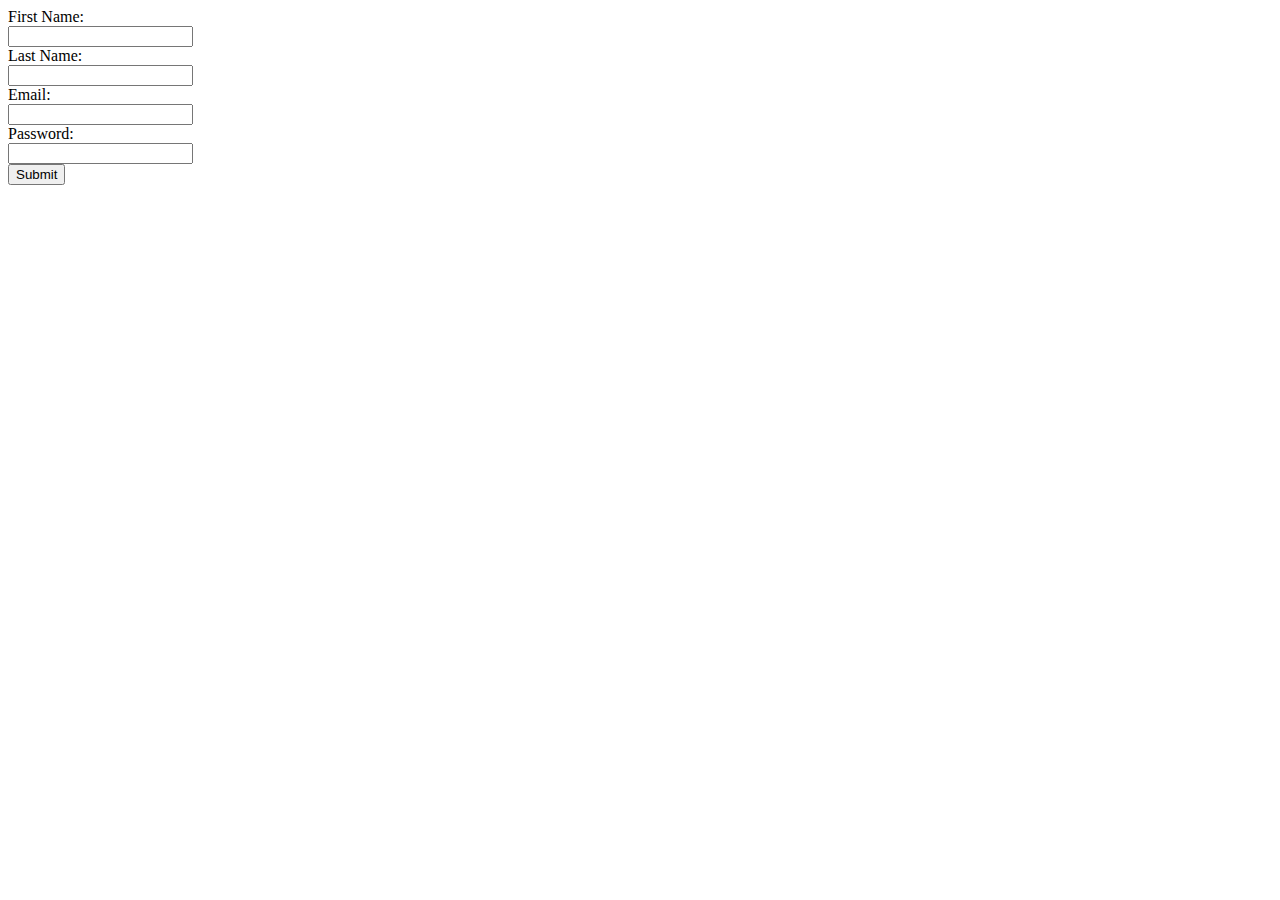
<file: lecture_7_web/index.html>
<!-- <!DOCTYPE html>
<html lang="en">
<head>
<meta charset="UTF-8">
<meta name="viewport" content="width=device-width, initial-scale=1.0">
<title>Simple Web Page</title>
<link rel="stylesheet" href="styles.css">
</head>
<body>

<div class="container">
  <h1 id="heading">Hello, world!</h1>
  <button onclick="changeColor()">Change Color</button>
</div>

<script src="script.js"></script>
</body>
</html> -->


<!DOCTYPE html>
<html lang="en">
<head>
    <meta charset="UTF-8">
    <meta name="viewport" content="width=device-width, initial-scale=1.0">
    <title>Sample HTML Form</title>
</head>
<body>

    <form action="#" method="post">
        <label for="firstName">First Name:</label><br>
        <input type="text" id="firstName" name="firstName" required><br>

        <label for="lastName">Last Name:</label><br>
        <input type="text" id="lastName" name="lastName" required><br>

        <label for="email">Email:</label><br>
        <input type="email" id="email" name="email" required><br>

        <label for="password">Password:</label><br>
        <input type="password" id="password" name="password" required><br>

        <input type="submit" value="Submit">
    </form>

</body>
</html>
</file>
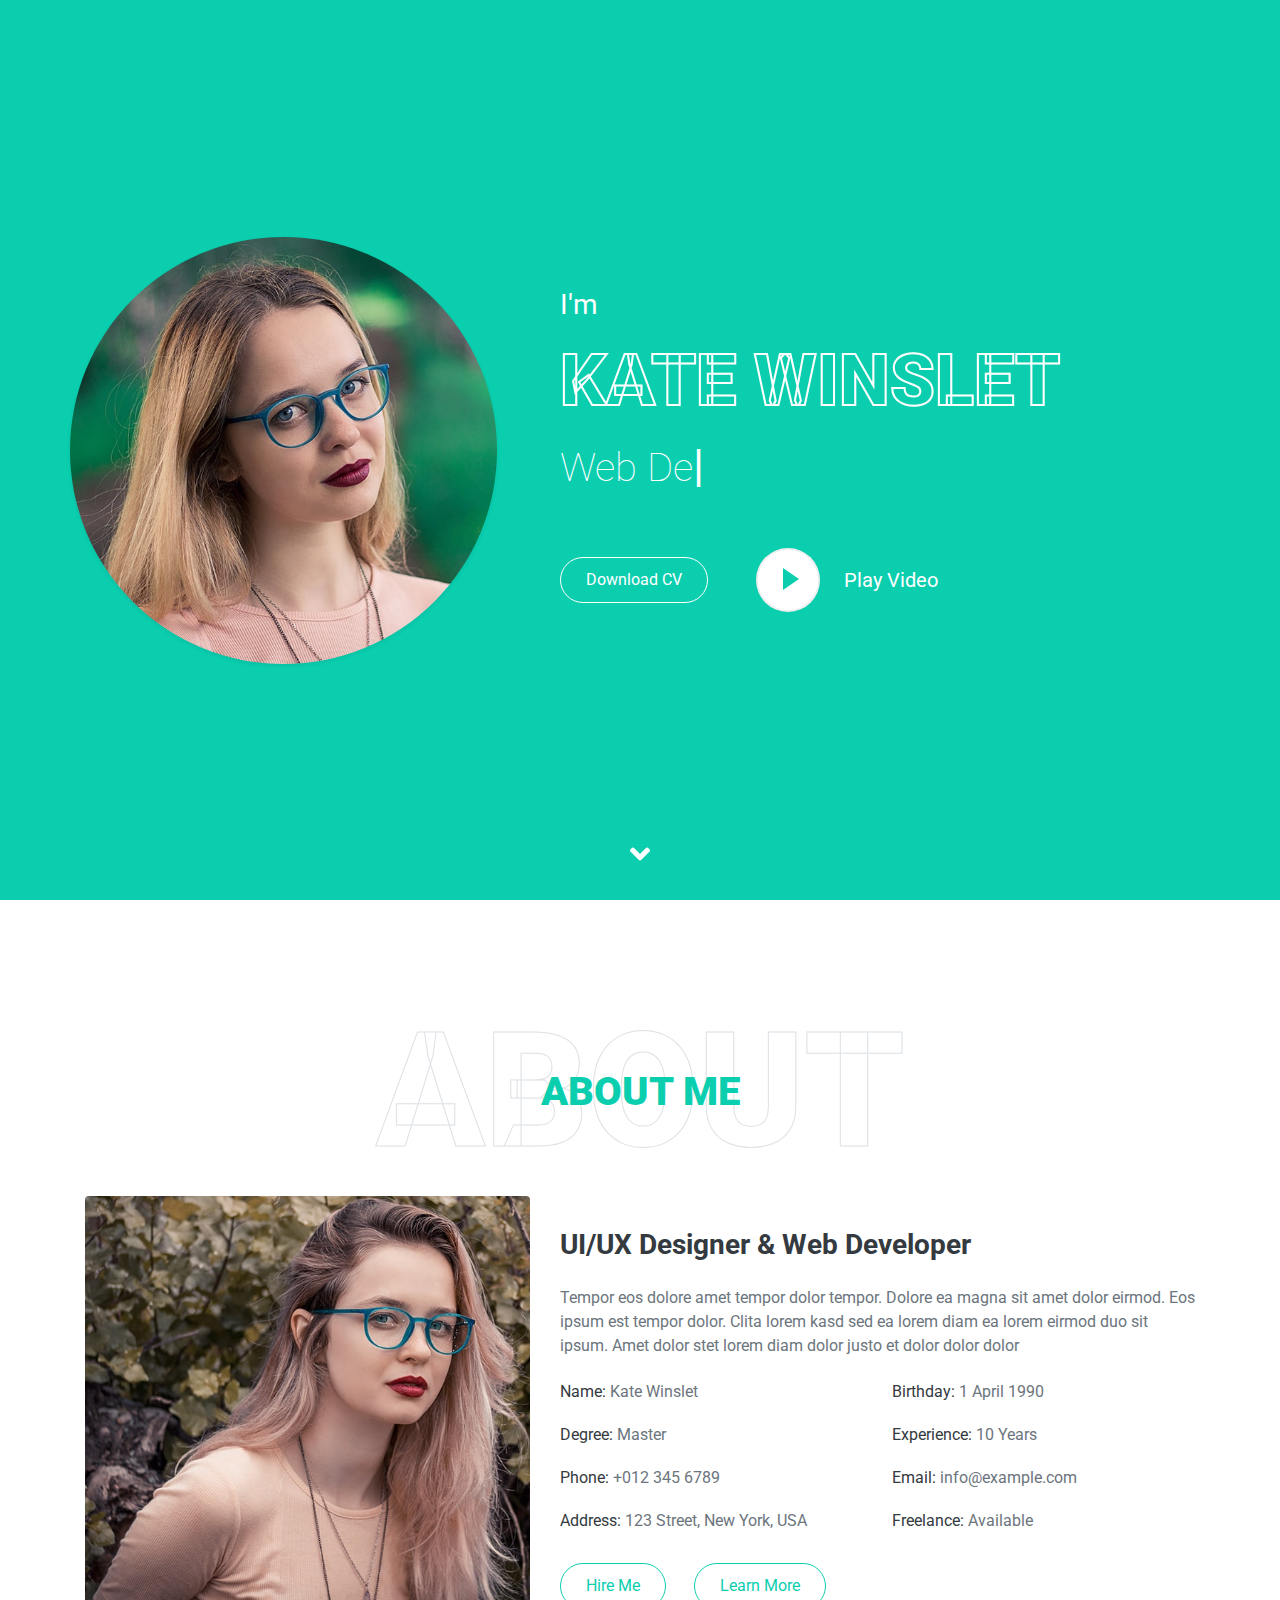
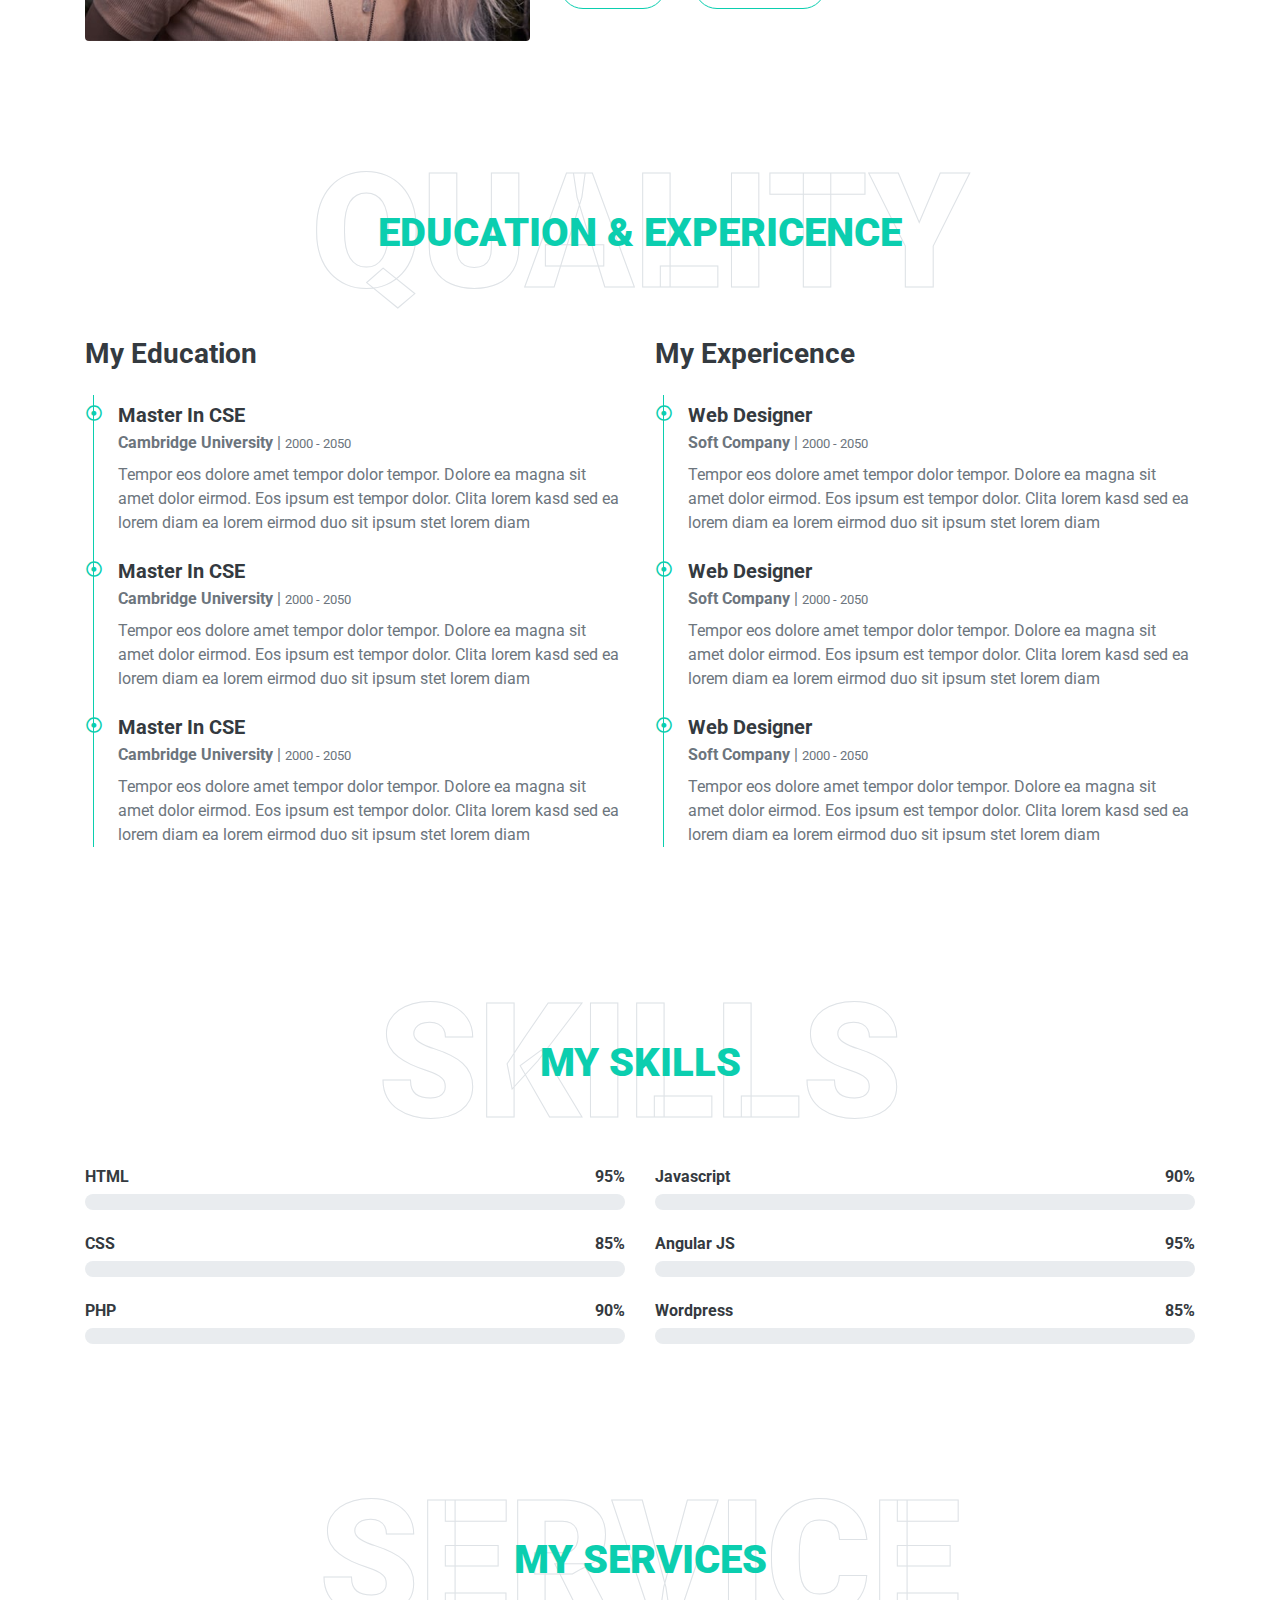
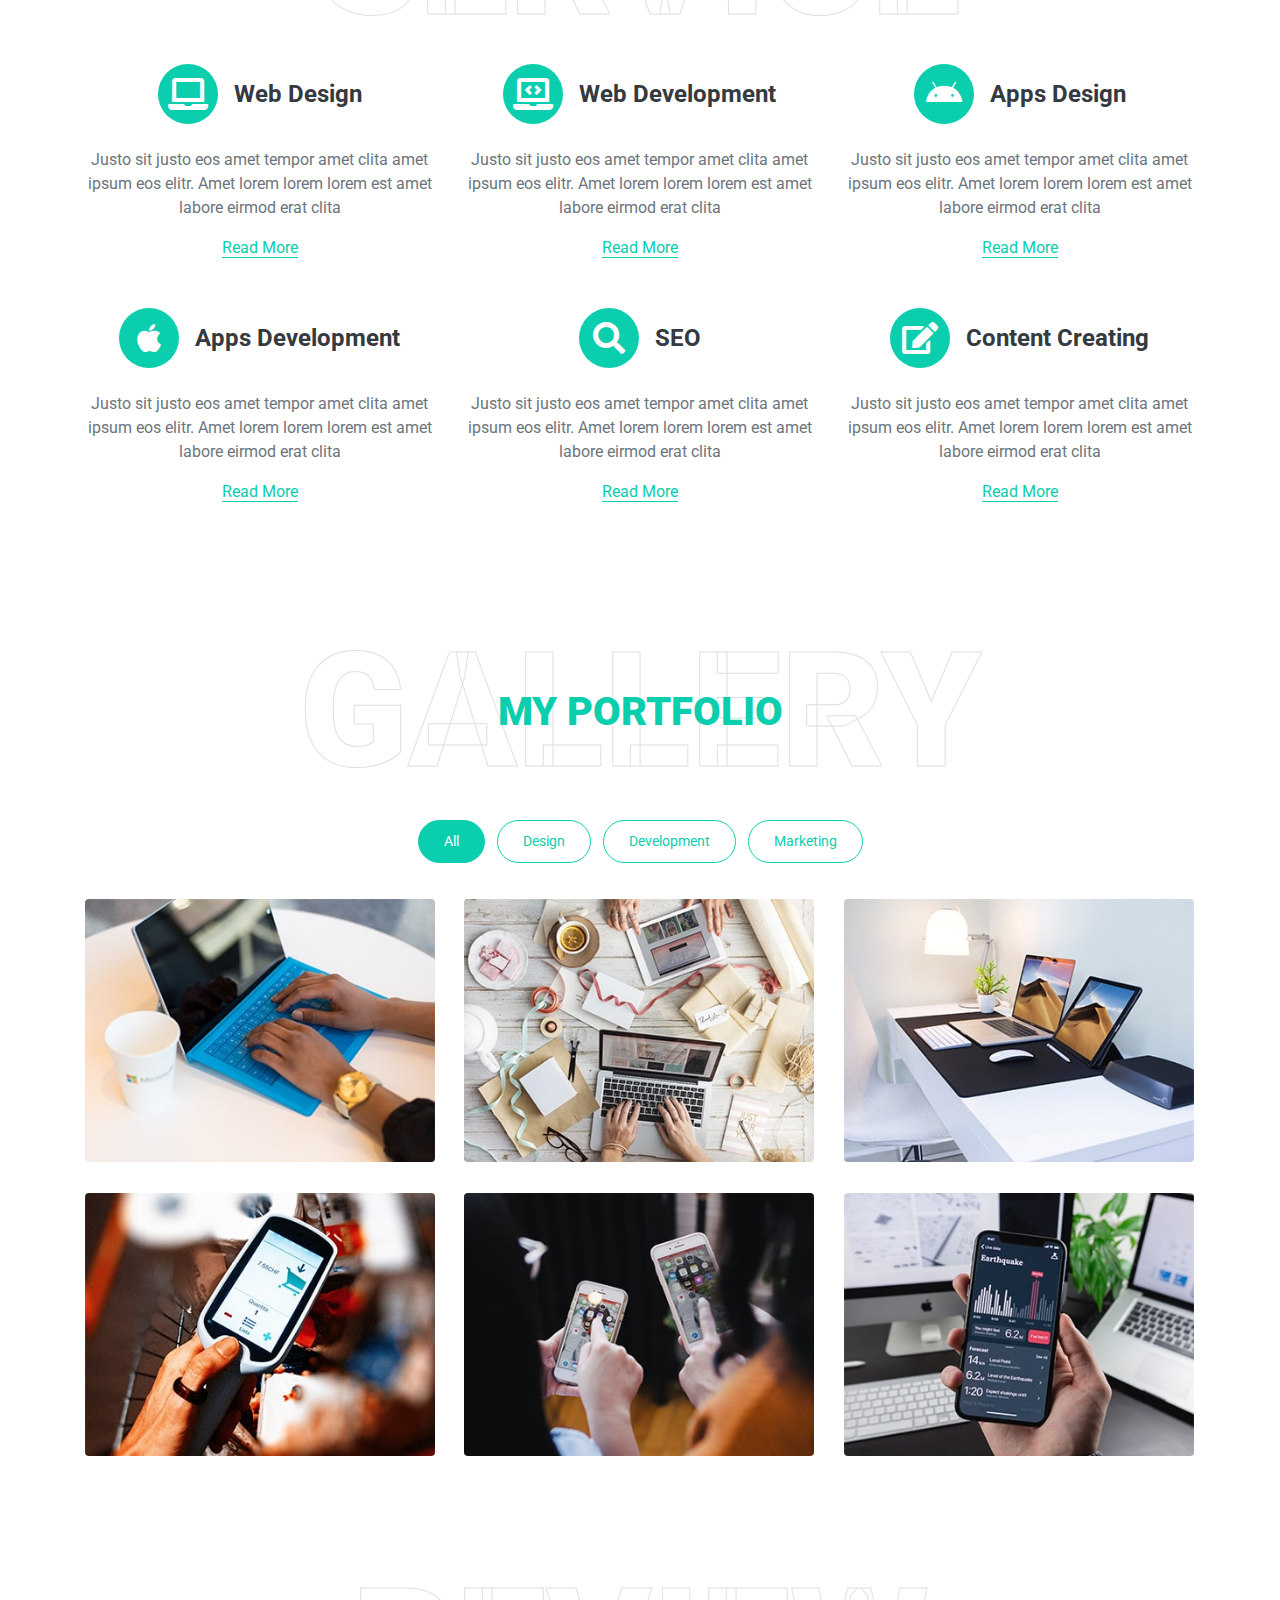
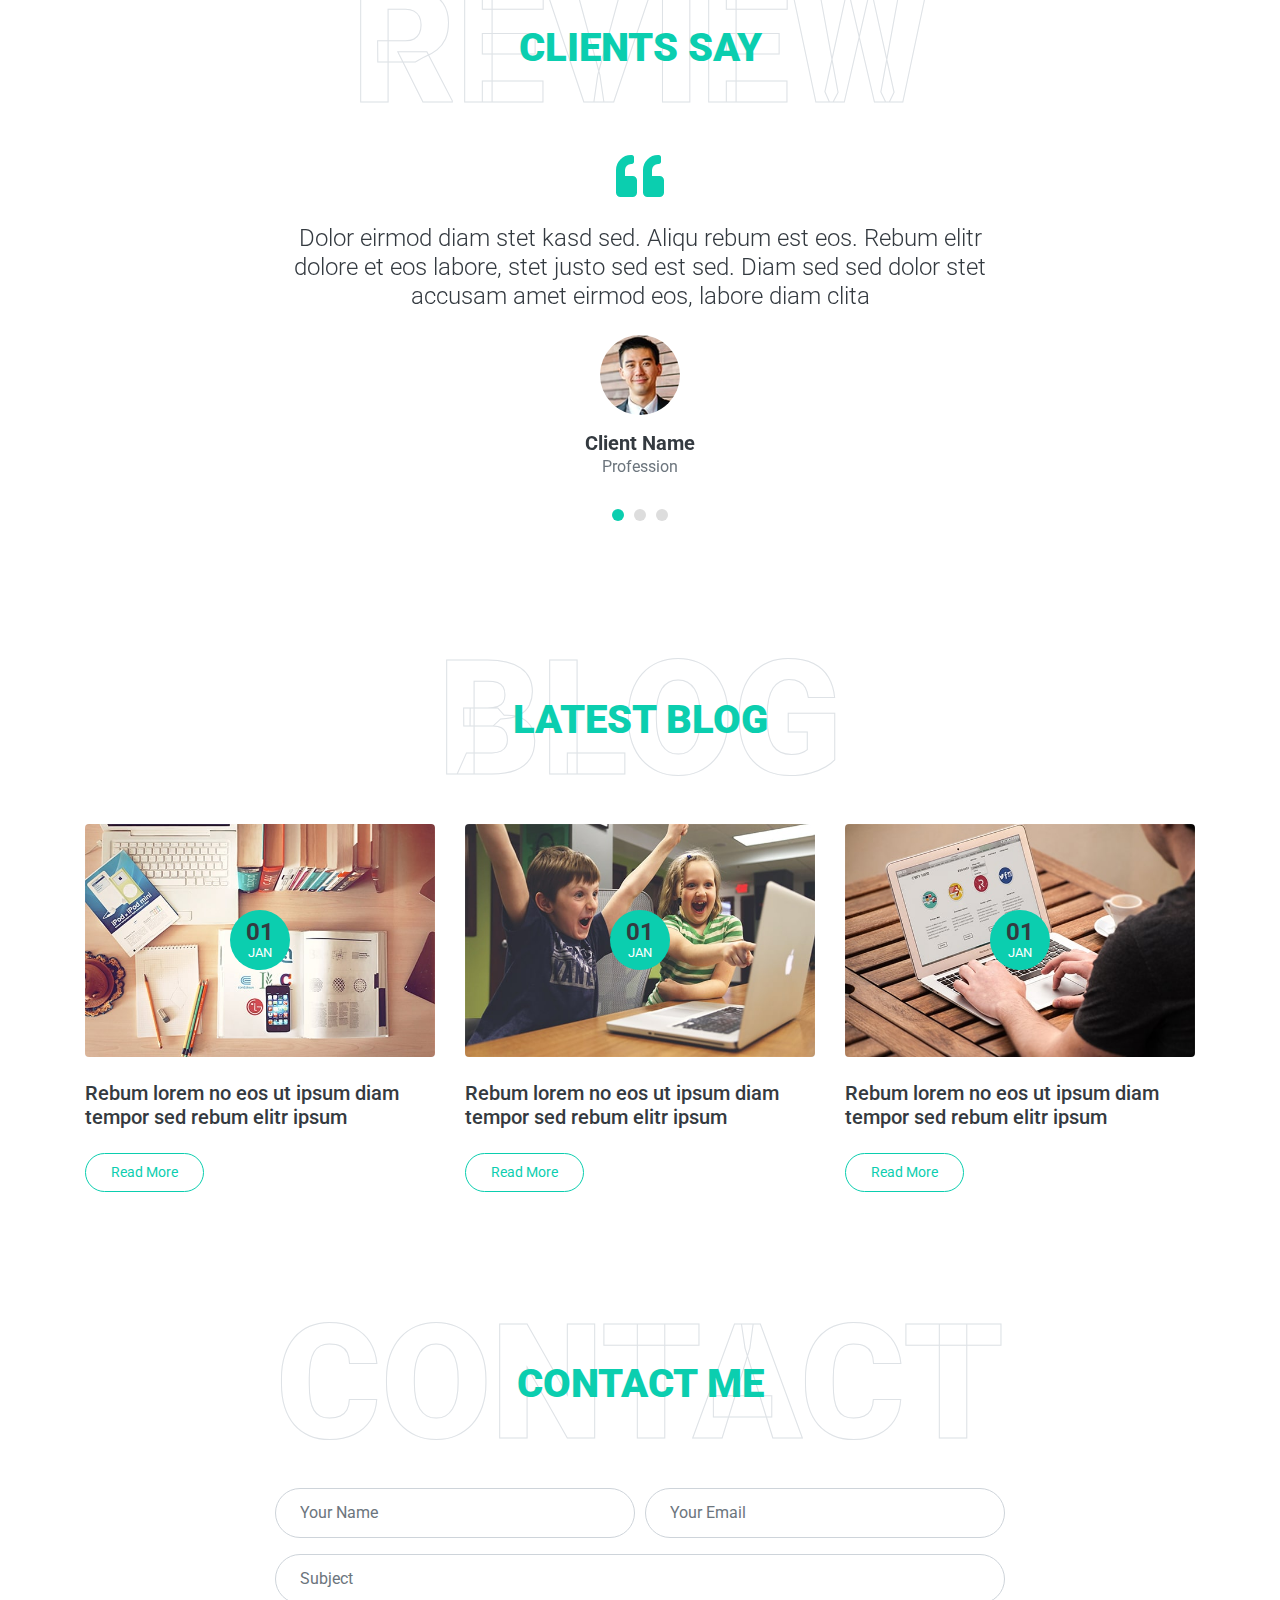
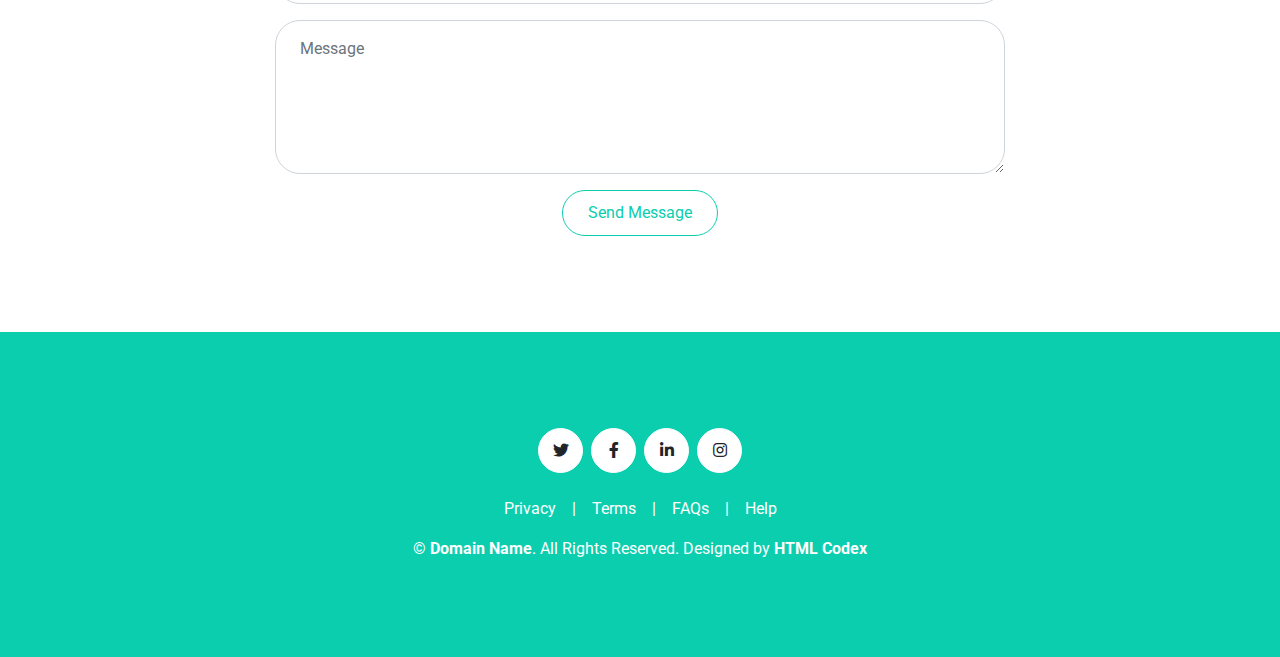
<file: FreeTemp/freelancer-portfolio-template/index.html>
<!DOCTYPE html>
<html lang="en">

<head>
    <meta charset="utf-8">
    <title>FreeFolio - Freelancer Portfolio Template</title>
    <meta content="width=device-width, initial-scale=1.0" name="viewport">
    <meta content="Free HTML Templates" name="keywords">
    <meta content="Free HTML Templates" name="description">

    <!-- Favicon -->
    <link href="img/favicon.ico" rel="icon">

    <!-- Google Web Fonts -->
    <link rel="preconnect" href="https://fonts.gstatic.com">
    <link href="https://fonts.googleapis.com/css2?family=Roboto:wght@300;400;500;700;900&display=swap" rel="stylesheet"> 

    <!-- Font Awesome -->
    <link href="https://cdnjs.cloudflare.com/ajax/libs/font-awesome/5.10.0/css/all.min.css" rel="stylesheet">

    <!-- Libraries Stylesheet -->
    <link href="lib/owlcarousel/assets/owl.carousel.min.css" rel="stylesheet">
    <link href="lib/lightbox/css/lightbox.min.css" rel="stylesheet">

    <!-- Customized Bootstrap Stylesheet -->
    <link href="css/style.css" rel="stylesheet">
</head>

<body data-spy="scroll" data-target=".navbar" data-offset="51">
    <!-- Navbar Start -->
    <nav class="navbar fixed-top shadow-sm navbar-expand-lg bg-light navbar-light py-3 py-lg-0 px-lg-5">
        <a href="index.html" class="navbar-brand ml-lg-3">
            <h1 class="m-0 display-5"><span class="text-primary">Free</span>Folio</h1>
        </a>
        <button type="button" class="navbar-toggler" data-toggle="collapse" data-target="#navbarCollapse">
            <span class="navbar-toggler-icon"></span>
        </button>
        <div class="collapse navbar-collapse px-lg-3" id="navbarCollapse">
            <div class="navbar-nav m-auto py-0">
                <a href="#home" class="nav-item nav-link active">Home</a>
                <a href="#about" class="nav-item nav-link">About</a>
                <a href="#qualification" class="nav-item nav-link">Quality</a>
                <a href="#skill" class="nav-item nav-link">Skill</a>
                <a href="#service" class="nav-item nav-link">Service</a>
                <a href="#portfolio" class="nav-item nav-link">Portfolio</a>
                <a href="#testimonial" class="nav-item nav-link">Review</a>
                <a href="#blog" class="nav-item nav-link">Blog</a>
                <a href="#contact" class="nav-item nav-link">Contact</a>
            </div>
            <a href="" class="btn btn-outline-primary d-none d-lg-block">Hire Me</a>
        </div>
    </nav>
    <!-- Navbar End -->


    <!-- Video Modal Start -->
    <div class="modal fade" id="videoModal" tabindex="-1" role="dialog" aria-labelledby="exampleModalLabel" aria-hidden="true">
        <div class="modal-dialog" role="document">
            <div class="modal-content">
                <div class="modal-body">
                    <button type="button" class="close" data-dismiss="modal" aria-label="Close">
                        <span aria-hidden="true">&times;</span>
                    </button>        
                    <!-- 16:9 aspect ratio -->
                    <div class="embed-responsive embed-responsive-16by9">
                        <iframe class="embed-responsive-item" src="" id="video"  allowscriptaccess="always" allow="autoplay"></iframe>
                    </div>
                </div>
            </div>
        </div>
    </div>
    <!-- Video Modal End -->


    <!-- Header Start -->
    <div class="container-fluid bg-primary d-flex align-items-center mb-5 py-5" id="home" style="min-height: 100vh;">
        <div class="container">
            <div class="row align-items-center">
                <div class="col-lg-5 px-5 pl-lg-0 pb-5 pb-lg-0">
                    <img class="img-fluid w-100 rounded-circle shadow-sm" src="img/profile.jpg" alt="">
                </div>
                <div class="col-lg-7 text-center text-lg-left">
                    <h3 class="text-white font-weight-normal mb-3">I'm</h3>
                    <h1 class="display-3 text-uppercase text-primary mb-2" style="-webkit-text-stroke: 2px #ffffff;">Kate Winslet</h1>
                    <h1 class="typed-text-output d-inline font-weight-lighter text-white"></h1>
                    <div class="typed-text d-none">Web Designer, Web Developer, Front End Developer, Apps Designer, Apps Developer</div>
                    <div class="d-flex align-items-center justify-content-center justify-content-lg-start pt-5">
                        <a href="" class="btn btn-outline-light mr-5">Download CV</a>
                        <button type="button" class="btn-play" data-toggle="modal"
                            data-src="https://www.youtube.com/embed/DWRcNpR6Kdc" data-target="#videoModal">
                            <span></span>
                        </button>
                        <h5 class="font-weight-normal text-white m-0 ml-4 d-none d-sm-block">Play Video</h5>
                    </div>
                </div>
            </div>
        </div>
    </div>
    <!-- Header End -->


    <!-- About Start -->
    <div class="container-fluid py-5" id="about">
        <div class="container">
            <div class="position-relative d-flex align-items-center justify-content-center">
                <h1 class="display-1 text-uppercase text-white" style="-webkit-text-stroke: 1px #dee2e6;">About</h1>
                <h1 class="position-absolute text-uppercase text-primary">About Me</h1>
            </div>
            <div class="row align-items-center">
                <div class="col-lg-5 pb-4 pb-lg-0">
                    <img class="img-fluid rounded w-100" src="img/about.jpg" alt="">
                </div>
                <div class="col-lg-7">
                    <h3 class="mb-4">UI/UX Designer & Web Developer</h3>
                    <p>Tempor eos dolore amet tempor dolor tempor. Dolore ea magna sit amet dolor eirmod. Eos ipsum est tempor dolor. Clita lorem kasd sed ea lorem diam ea lorem eirmod duo sit ipsum. Amet dolor stet lorem diam dolor justo et dolor dolor dolor</p>
                    <div class="row mb-3">
                        <div class="col-sm-6 py-2"><h6>Name: <span class="text-secondary">Kate Winslet</span></h6></div>
                        <div class="col-sm-6 py-2"><h6>Birthday: <span class="text-secondary">1 April 1990</span></h6></div>
                        <div class="col-sm-6 py-2"><h6>Degree: <span class="text-secondary">Master</span></h6></div>
                        <div class="col-sm-6 py-2"><h6>Experience: <span class="text-secondary">10 Years</span></h6></div>
                        <div class="col-sm-6 py-2"><h6>Phone: <span class="text-secondary">+012 345 6789</span></h6></div>
                        <div class="col-sm-6 py-2"><h6>Email: <span class="text-secondary">info@example.com</span></h6></div>
                        <div class="col-sm-6 py-2"><h6>Address: <span class="text-secondary">123 Street, New York, USA</span></h6></div>
                        <div class="col-sm-6 py-2"><h6>Freelance: <span class="text-secondary">Available</span></h6></div>
                    </div>
                    <a href="" class="btn btn-outline-primary mr-4">Hire Me</a>
                    <a href="" class="btn btn-outline-primary">Learn More</a>
                </div>
            </div>
        </div>
    </div>
    <!-- About End -->


    <!-- Qualification Start -->
    <div class="container-fluid py-5" id="qualification">
        <div class="container">
            <div class="position-relative d-flex align-items-center justify-content-center">
                <h1 class="display-1 text-uppercase text-white" style="-webkit-text-stroke: 1px #dee2e6;">Quality</h1>
                <h1 class="position-absolute text-uppercase text-primary">Education & Expericence</h1>
            </div>
            <div class="row align-items-center">
                <div class="col-lg-6">
                    <h3 class="mb-4">My Education</h3>
                    <div class="border-left border-primary pt-2 pl-4 ml-2">
                        <div class="position-relative mb-4">
                            <i class="far fa-dot-circle text-primary position-absolute" style="top: 2px; left: -32px;"></i>
                            <h5 class="font-weight-bold mb-1">Master In CSE</h5>
                            <p class="mb-2"><strong>Cambridge University</strong> | <small>2000 - 2050</small></p>
                            <p>Tempor eos dolore amet tempor dolor tempor. Dolore ea magna sit amet dolor eirmod. Eos ipsum est tempor dolor. Clita lorem kasd sed ea lorem diam ea lorem eirmod duo sit ipsum stet lorem diam</p>
                        </div>
                        <div class="position-relative mb-4">
                            <i class="far fa-dot-circle text-primary position-absolute" style="top: 2px; left: -32px;"></i>
                            <h5 class="font-weight-bold mb-1">Master In CSE</h5>
                            <p class="mb-2"><strong>Cambridge University</strong> | <small>2000 - 2050</small></p>
                            <p>Tempor eos dolore amet tempor dolor tempor. Dolore ea magna sit amet dolor eirmod. Eos ipsum est tempor dolor. Clita lorem kasd sed ea lorem diam ea lorem eirmod duo sit ipsum stet lorem diam</p>
                        </div>
                        <div class="position-relative mb-4">
                            <i class="far fa-dot-circle text-primary position-absolute" style="top: 2px; left: -32px;"></i>
                            <h5 class="font-weight-bold mb-1">Master In CSE</h5>
                            <p class="mb-2"><strong>Cambridge University</strong> | <small>2000 - 2050</small></p>
                            <p>Tempor eos dolore amet tempor dolor tempor. Dolore ea magna sit amet dolor eirmod. Eos ipsum est tempor dolor. Clita lorem kasd sed ea lorem diam ea lorem eirmod duo sit ipsum stet lorem diam</p>
                        </div>
                    </div>
                </div>
                <div class="col-lg-6">
                    <h3 class="mb-4">My Expericence</h3>
                    <div class="border-left border-primary pt-2 pl-4 ml-2">
                        <div class="position-relative mb-4">
                            <i class="far fa-dot-circle text-primary position-absolute" style="top: 2px; left: -32px;"></i>
                            <h5 class="font-weight-bold mb-1">Web Designer</h5>
                            <p class="mb-2"><strong>Soft Company</strong> | <small>2000 - 2050</small></p>
                            <p>Tempor eos dolore amet tempor dolor tempor. Dolore ea magna sit amet dolor eirmod. Eos ipsum est tempor dolor. Clita lorem kasd sed ea lorem diam ea lorem eirmod duo sit ipsum stet lorem diam</p>
                        </div>
                        <div class="position-relative mb-4">
                            <i class="far fa-dot-circle text-primary position-absolute" style="top: 2px; left: -32px;"></i>
                            <h5 class="font-weight-bold mb-1">Web Designer</h5>
                            <p class="mb-2"><strong>Soft Company</strong> | <small>2000 - 2050</small></p>
                            <p>Tempor eos dolore amet tempor dolor tempor. Dolore ea magna sit amet dolor eirmod. Eos ipsum est tempor dolor. Clita lorem kasd sed ea lorem diam ea lorem eirmod duo sit ipsum stet lorem diam</p>
                        </div>
                        <div class="position-relative mb-4">
                            <i class="far fa-dot-circle text-primary position-absolute" style="top: 2px; left: -32px;"></i>
                            <h5 class="font-weight-bold mb-1">Web Designer</h5>
                            <p class="mb-2"><strong>Soft Company</strong> | <small>2000 - 2050</small></p>
                            <p>Tempor eos dolore amet tempor dolor tempor. Dolore ea magna sit amet dolor eirmod. Eos ipsum est tempor dolor. Clita lorem kasd sed ea lorem diam ea lorem eirmod duo sit ipsum stet lorem diam</p>
                        </div>
                    </div>
                </div>
            </div>
        </div>
    </div>
    <!-- Qualification End -->


    <!-- Skill Start -->
    <div class="container-fluid py-5" id="skill">
        <div class="container">
            <div class="position-relative d-flex align-items-center justify-content-center">
                <h1 class="display-1 text-uppercase text-white" style="-webkit-text-stroke: 1px #dee2e6;">Skills</h1>
                <h1 class="position-absolute text-uppercase text-primary">My Skills</h1>
            </div>
            <div class="row align-items-center">
                <div class="col-md-6">
                    <div class="skill mb-4">
                        <div class="d-flex justify-content-between">
                            <h6 class="font-weight-bold">HTML</h6>
                            <h6 class="font-weight-bold">95%</h6>
                        </div>
                        <div class="progress">
                            <div class="progress-bar bg-primary" role="progressbar" aria-valuenow="95" aria-valuemin="0" aria-valuemax="100"></div>
                        </div>
                    </div>
                    <div class="skill mb-4">
                        <div class="d-flex justify-content-between">
                            <h6 class="font-weight-bold">CSS</h6>
                            <h6 class="font-weight-bold">85%</h6>
                        </div>
                        <div class="progress">
                            <div class="progress-bar bg-warning" role="progressbar" aria-valuenow="85" aria-valuemin="0" aria-valuemax="100"></div>
                        </div>
                    </div>
                    <div class="skill mb-4">
                        <div class="d-flex justify-content-between">
                            <h6 class="font-weight-bold">PHP</h6>
                            <h6 class="font-weight-bold">90%</h6>
                        </div>
                        <div class="progress">
                            <div class="progress-bar bg-danger" role="progressbar" aria-valuenow="90" aria-valuemin="0" aria-valuemax="100"></div>
                        </div>
                    </div>
                </div>
                <div class="col-md-6">
                    <div class="skill mb-4">
                        <div class="d-flex justify-content-between">
                            <h6 class="font-weight-bold">Javascript</h6>
                            <h6 class="font-weight-bold">90%</h6>
                        </div>
                        <div class="progress">
                            <div class="progress-bar bg-danger" role="progressbar" aria-valuenow="90" aria-valuemin="0" aria-valuemax="100"></div>
                        </div>
                    </div>
                    <div class="skill mb-4">
                        <div class="d-flex justify-content-between">
                            <h6 class="font-weight-bold">Angular JS</h6>
                            <h6 class="font-weight-bold">95%</h6>
                        </div>
                        <div class="progress">
                            <div class="progress-bar bg-dark" role="progressbar" aria-valuenow="95" aria-valuemin="0" aria-valuemax="100"></div>
                        </div>
                    </div>
                    <div class="skill mb-4">
                        <div class="d-flex justify-content-between">
                            <h6 class="font-weight-bold">Wordpress</h6>
                            <h6 class="font-weight-bold">85%</h6>
                        </div>
                        <div class="progress">
                            <div class="progress-bar bg-info" role="progressbar" aria-valuenow="85" aria-valuemin="0" aria-valuemax="100"></div>
                        </div>
                    </div>
                </div>
            </div>
        </div>
    </div>
    <!-- Skill End -->


    <!-- Services Start -->
    <div class="container-fluid pt-5" id="service">
        <div class="container">
            <div class="position-relative d-flex align-items-center justify-content-center">
                <h1 class="display-1 text-uppercase text-white" style="-webkit-text-stroke: 1px #dee2e6;">Service</h1>
                <h1 class="position-absolute text-uppercase text-primary">My Services</h1>
            </div>
            <div class="row pb-3">
                <div class="col-lg-4 col-md-6 text-center mb-5">
                    <div class="d-flex align-items-center justify-content-center mb-4">
                        <i class="fa fa-2x fa-laptop service-icon bg-primary text-white mr-3"></i>
                        <h4 class="font-weight-bold m-0">Web Design</h4>
                    </div>
                    <p>Justo sit justo eos amet tempor amet clita amet ipsum eos elitr. Amet lorem lorem lorem est amet labore eirmod erat clita</p>
                    <a class="border-bottom border-primary text-decoration-none" href="">Read More</a>
                </div>
                <div class="col-lg-4 col-md-6 text-center mb-5">
                    <div class="d-flex align-items-center justify-content-center mb-4">
                        <i class="fa fa-2x fa-laptop-code service-icon bg-primary text-white mr-3"></i>
                        <h4 class="font-weight-bold m-0">Web Development</h4>
                    </div>
                    <p>Justo sit justo eos amet tempor amet clita amet ipsum eos elitr. Amet lorem lorem lorem est amet labore eirmod erat clita</p>
                    <a class="border-bottom border-primary text-decoration-none" href="">Read More</a>
                </div>
                <div class="col-lg-4 col-md-6 text-center mb-5">
                    <div class="d-flex align-items-center justify-content-center mb-4">
                        <i class="fab fa-2x fa-android service-icon bg-primary text-white mr-3"></i>
                        <h4 class="font-weight-bold m-0">Apps Design</h4>
                    </div>
                    <p>Justo sit justo eos amet tempor amet clita amet ipsum eos elitr. Amet lorem lorem lorem est amet labore eirmod erat clita</p>
                    <a class="border-bottom border-primary text-decoration-none" href="">Read More</a>
                </div>
                <div class="col-lg-4 col-md-6 text-center mb-5">
                    <div class="d-flex align-items-center justify-content-center mb-4">
                        <i class="fab fa-2x fa-apple service-icon bg-primary text-white mr-3"></i>
                        <h4 class="font-weight-bold m-0">Apps Development</h4>
                    </div>
                    <p>Justo sit justo eos amet tempor amet clita amet ipsum eos elitr. Amet lorem lorem lorem est amet labore eirmod erat clita</p>
                    <a class="border-bottom border-primary text-decoration-none" href="">Read More</a>
                </div>
                <div class="col-lg-4 col-md-6 text-center mb-5">
                    <div class="d-flex align-items-center justify-content-center mb-4">
                        <i class="fa fa-2x fa-search service-icon bg-primary text-white mr-3"></i>
                        <h4 class="font-weight-bold m-0">SEO</h4>
                    </div>
                    <p>Justo sit justo eos amet tempor amet clita amet ipsum eos elitr. Amet lorem lorem lorem est amet labore eirmod erat clita</p>
                    <a class="border-bottom border-primary text-decoration-none" href="">Read More</a>
                </div>
                <div class="col-lg-4 col-md-6 text-center mb-5">
                    <div class="d-flex align-items-center justify-content-center mb-4">
                        <i class="fa fa-2x fa-edit service-icon bg-primary text-white mr-3"></i>
                        <h4 class="font-weight-bold m-0">Content Creating</h4>
                    </div>
                    <p>Justo sit justo eos amet tempor amet clita amet ipsum eos elitr. Amet lorem lorem lorem est amet labore eirmod erat clita</p>
                    <a class="border-bottom border-primary text-decoration-none" href="">Read More</a>
                </div>
            </div>
        </div>
    </div>
    <!-- Services End -->


    <!-- Portfolio Start -->
    <div class="container-fluid pt-5 pb-3" id="portfolio">
        <div class="container">
            <div class="position-relative d-flex align-items-center justify-content-center">
                <h1 class="display-1 text-uppercase text-white" style="-webkit-text-stroke: 1px #dee2e6;">Gallery</h1>
                <h1 class="position-absolute text-uppercase text-primary">My Portfolio</h1>
            </div>
            <div class="row">
                <div class="col-12 text-center mb-2">
                    <ul class="list-inline mb-4" id="portfolio-flters">
                        <li class="btn btn-sm btn-outline-primary m-1 active"  data-filter="*">All</li>
                        <li class="btn btn-sm btn-outline-primary m-1" data-filter=".first">Design</li>
                        <li class="btn btn-sm btn-outline-primary m-1" data-filter=".second">Development</li>
                        <li class="btn btn-sm btn-outline-primary m-1" data-filter=".third">Marketing</li>
                    </ul>
                </div>
            </div>
            <div class="row portfolio-container">
                <div class="col-lg-4 col-md-6 mb-4 portfolio-item first">
                    <div class="position-relative overflow-hidden mb-2">
                        <img class="img-fluid rounded w-100" src="img/portfolio-1.jpg" alt="">
                        <div class="portfolio-btn bg-primary d-flex align-items-center justify-content-center">
                            <a href="img/portfolio-1.jpg" data-lightbox="portfolio">
                                <i class="fa fa-plus text-white" style="font-size: 60px;"></i>
                            </a>
                        </div>
                    </div>
                </div>
                <div class="col-lg-4 col-md-6 mb-4 portfolio-item second">
                    <div class="position-relative overflow-hidden mb-2">
                        <img class="img-fluid rounded w-100" src="img/portfolio-2.jpg" alt="">
                        <div class="portfolio-btn bg-primary d-flex align-items-center justify-content-center">
                            <a href="img/portfolio-2.jpg" data-lightbox="portfolio">
                                <i class="fa fa-plus text-white" style="font-size: 60px;"></i>
                            </a>
                        </div>
                    </div>
                </div>
                <div class="col-lg-4 col-md-6 mb-4 portfolio-item third">
                    <div class="position-relative overflow-hidden mb-2">
                        <img class="img-fluid rounded w-100" src="img/portfolio-3.jpg" alt="">
                        <div class="portfolio-btn bg-primary d-flex align-items-center justify-content-center">
                            <a href="img/portfolio-3.jpg" data-lightbox="portfolio">
                                <i class="fa fa-plus text-white" style="font-size: 60px;"></i>
                            </a>
                        </div>
                    </div>
                </div>
                <div class="col-lg-4 col-md-6 mb-4 portfolio-item first">
                    <div class="position-relative overflow-hidden mb-2">
                        <img class="img-fluid rounded w-100" src="img/portfolio-4.jpg" alt="">
                        <div class="portfolio-btn bg-primary d-flex align-items-center justify-content-center">
                            <a href="img/portfolio-4.jpg" data-lightbox="portfolio">
                                <i class="fa fa-plus text-white" style="font-size: 60px;"></i>
                            </a>
                        </div>
                    </div>
                </div>
                <div class="col-lg-4 col-md-6 mb-4 portfolio-item second">
                    <div class="position-relative overflow-hidden mb-2">
                        <img class="img-fluid rounded w-100" src="img/portfolio-5.jpg" alt="">
                        <div class="portfolio-btn bg-primary d-flex align-items-center justify-content-center">
                            <a href="img/portfolio-5.jpg" data-lightbox="portfolio">
                                <i class="fa fa-plus text-white" style="font-size: 60px;"></i>
                            </a>
                        </div>
                    </div>
                </div>
                <div class="col-lg-4 col-md-6 mb-4 portfolio-item third">
                    <div class="position-relative overflow-hidden mb-2">
                        <img class="img-fluid rounded w-100" src="img/portfolio-6.jpg" alt="">
                        <div class="portfolio-btn bg-primary d-flex align-items-center justify-content-center">
                            <a href="img/portfolio-6.jpg" data-lightbox="portfolio">
                                <i class="fa fa-plus text-white" style="font-size: 60px;"></i>
                            </a>
                        </div>
                    </div>
                </div>
            </div>
        </div>
    </div>
    <!-- Portfolio End -->


    <!-- Testimonial Start -->
    <div class="container-fluid py-5" id="testimonial">
        <div class="container">
            <div class="position-relative d-flex align-items-center justify-content-center">
                <h1 class="display-1 text-uppercase text-white" style="-webkit-text-stroke: 1px #dee2e6;">Review</h1>
                <h1 class="position-absolute text-uppercase text-primary">Clients Say</h1>
            </div>
            <div class="row justify-content-center">
                <div class="col-lg-8">
                    <div class="owl-carousel testimonial-carousel">
                        <div class="text-center">
                            <i class="fa fa-3x fa-quote-left text-primary mb-4"></i>
                            <h4 class="font-weight-light mb-4">Dolor eirmod diam stet kasd sed. Aliqu rebum est eos. Rebum elitr dolore et eos labore, stet justo sed est sed. Diam sed sed dolor stet accusam amet eirmod eos, labore diam clita</h4>
                            <img class="img-fluid rounded-circle mx-auto mb-3" src="img/testimonial-1.jpg" style="width: 80px; height: 80px;">
                            <h5 class="font-weight-bold m-0">Client Name</h5>
                            <span>Profession</span>
                        </div>
                        <div class="text-center">
                            <i class="fa fa-3x fa-quote-left text-primary mb-4"></i>
                            <h4 class="font-weight-light mb-4">Dolor eirmod diam stet kasd sed. Aliqu rebum est eos. Rebum elitr dolore et eos labore, stet justo sed est sed. Diam sed sed dolor stet accusam amet eirmod eos, labore diam clita</h4>
                            <img class="img-fluid rounded-circle mx-auto mb-3" src="img/testimonial-2.jpg" style="width: 80px; height: 80px;">
                            <h5 class="font-weight-bold m-0">Client Name</h5>
                            <span>Profession</span>
                        </div>
                        <div class="text-center">
                            <i class="fa fa-3x fa-quote-left text-primary mb-4"></i>
                            <h4 class="font-weight-light mb-4">Dolor eirmod diam stet kasd sed. Aliqu rebum est eos. Rebum elitr dolore et eos labore, stet justo sed est sed. Diam sed sed dolor stet accusam amet eirmod eos, labore diam clita</h4>
                            <img class="img-fluid rounded-circle mx-auto mb-3" src="img/testimonial-3.jpg" style="width: 80px; height: 80px;">
                            <h5 class="font-weight-bold m-0">Client Name</h5>
                            <span>Profession</span>
                        </div>
                    </div>
                </div>
            </div>
        </div>
    </div>
    <!-- Testimonial End -->


    <!-- Blog Start -->
    <div class="container-fluid pt-5" id="blog">
        <div class="container">
            <div class="position-relative d-flex align-items-center justify-content-center">
                <h1 class="display-1 text-uppercase text-white" style="-webkit-text-stroke: 1px #dee2e6;">Blog</h1>
                <h1 class="position-absolute text-uppercase text-primary">Latest Blog</h1>
            </div>
            <div class="row">
                <div class="col-lg-4 mb-5">
                    <div class="position-relative mb-4">
                        <img class="img-fluid rounded w-100" src="img/blog-1.jpg" alt="">
                        <div class="blog-date">
                            <h4 class="font-weight-bold mb-n1">01</h4>
                            <small class="text-white text-uppercase">Jan</small>
                        </div>
                    </div>
                    <h5 class="font-weight-medium mb-4">Rebum lorem no eos ut ipsum diam tempor sed rebum elitr ipsum</h5>
                    <a class="btn btn-sm btn-outline-primary py-2" href="">Read More</a>
                </div>
                <div class="col-lg-4 mb-5">
                    <div class="position-relative mb-4">
                        <img class="img-fluid rounded w-100" src="img/blog-2.jpg" alt="">
                        <div class="blog-date">
                            <h4 class="font-weight-bold mb-n1">01</h4>
                            <small class="text-white text-uppercase">Jan</small>
                        </div>
                    </div>
                    <h5 class="font-weight-medium mb-4">Rebum lorem no eos ut ipsum diam tempor sed rebum elitr ipsum</h5>
                    <a class="btn btn-sm btn-outline-primary py-2" href="">Read More</a>
                </div>
                <div class="col-lg-4 mb-5">
                    <div class="position-relative mb-4">
                        <img class="img-fluid rounded w-100" src="img/blog-3.jpg" alt="">
                        <div class="blog-date">
                            <h4 class="font-weight-bold mb-n1">01</h4>
                            <small class="text-white text-uppercase">Jan</small>
                        </div>
                    </div>
                    <h5 class="font-weight-medium mb-4">Rebum lorem no eos ut ipsum diam tempor sed rebum elitr ipsum</h5>
                    <a class="btn btn-sm btn-outline-primary py-2" href="">Read More</a>
                </div>
            </div>
        </div>
    </div>
    <!-- Blog End -->


    <!-- Contact Start -->
    <div class="container-fluid py-5" id="contact">
        <div class="container">
            <div class="position-relative d-flex align-items-center justify-content-center">
                <h1 class="display-1 text-uppercase text-white" style="-webkit-text-stroke: 1px #dee2e6;">Contact</h1>
                <h1 class="position-absolute text-uppercase text-primary">Contact Me</h1>
            </div>
            <div class="row justify-content-center">
                <div class="col-lg-8">
                    <div class="contact-form text-center">
                        <div id="success"></div>
                        <form name="sentMessage" id="contactForm" novalidate="novalidate">
                            <div class="form-row">
                                <div class="control-group col-sm-6">
                                    <input type="text" class="form-control p-4" id="name" placeholder="Your Name"
                                        required="required" data-validation-required-message="Please enter your name" />
                                    <p class="help-block text-danger"></p>
                                </div>
                                <div class="control-group col-sm-6">
                                    <input type="email" class="form-control p-4" id="email" placeholder="Your Email"
                                        required="required" data-validation-required-message="Please enter your email" />
                                    <p class="help-block text-danger"></p>
                                </div>
                            </div>
                            <div class="control-group">
                                <input type="text" class="form-control p-4" id="subject" placeholder="Subject"
                                    required="required" data-validation-required-message="Please enter a subject" />
                                <p class="help-block text-danger"></p>
                            </div>
                            <div class="control-group">
                                <textarea class="form-control py-3 px-4" rows="5" id="message" placeholder="Message"
                                    required="required"
                                    data-validation-required-message="Please enter your message"></textarea>
                                <p class="help-block text-danger"></p>
                            </div>
                            <div>
                                <button class="btn btn-outline-primary" type="submit" id="sendMessageButton">Send
                                    Message</button>
                            </div>
                        </form>
                    </div>
                </div>
            </div>
        </div>
    </div>
    <!-- Contact End -->


    <!-- Footer Start -->
    <div class="container-fluid bg-primary text-white mt-5 py-5 px-sm-3 px-md-5">
        <div class="container text-center py-5">
            <div class="d-flex justify-content-center mb-4">
                <a class="btn btn-light btn-social mr-2" href="#"><i class="fab fa-twitter"></i></a>
                <a class="btn btn-light btn-social mr-2" href="#"><i class="fab fa-facebook-f"></i></a>
                <a class="btn btn-light btn-social mr-2" href="#"><i class="fab fa-linkedin-in"></i></a>
                <a class="btn btn-light btn-social" href="#"><i class="fab fa-instagram"></i></a>
            </div>
            <div class="d-flex justify-content-center mb-3">
                <a class="text-white" href="#">Privacy</a>
                <span class="px-3">|</span>
                <a class="text-white" href="#">Terms</a>
                <span class="px-3">|</span>
                <a class="text-white" href="#">FAQs</a>
                <span class="px-3">|</span>
                <a class="text-white" href="#">Help</a>
            </div>
            <p class="m-0">&copy; <a class="text-white font-weight-bold" href="#">Domain Name</a>. All Rights Reserved. Designed by <a class="text-white font-weight-bold" href="https://htmlcodex.com">HTML Codex</a>
            </p>
        </div>
    </div>
    <!-- Footer End -->

    <!-- Scroll to Bottom -->
    <i class="fa fa-2x fa-angle-down text-white scroll-to-bottom"></i>

    <!-- Back to Top -->
    <a href="#" class="btn btn-outline-dark px-0 back-to-top"><i class="fa fa-angle-double-up"></i></a>


    <!-- JavaScript Libraries -->
    <script src="https://code.jquery.com/jquery-3.4.1.min.js"></script>
    <script src="https://stackpath.bootstrapcdn.com/bootstrap/4.4.1/js/bootstrap.bundle.min.js"></script>
    <script src="lib/typed/typed.min.js"></script>
    <script src="lib/easing/easing.min.js"></script>
    <script src="lib/waypoints/waypoints.min.js"></script>
    <script src="lib/owlcarousel/owl.carousel.min.js"></script>
    <script src="lib/isotope/isotope.pkgd.min.js"></script>
    <script src="lib/lightbox/js/lightbox.min.js"></script>

    <!-- Contact Javascript File -->
    <script src="mail/jqBootstrapValidation.min.js"></script>
    <script src="mail/contact.js"></script>

    <!-- Template Javascript -->
    <script src="js/main.js"></script>
</body>

</html>
</file>
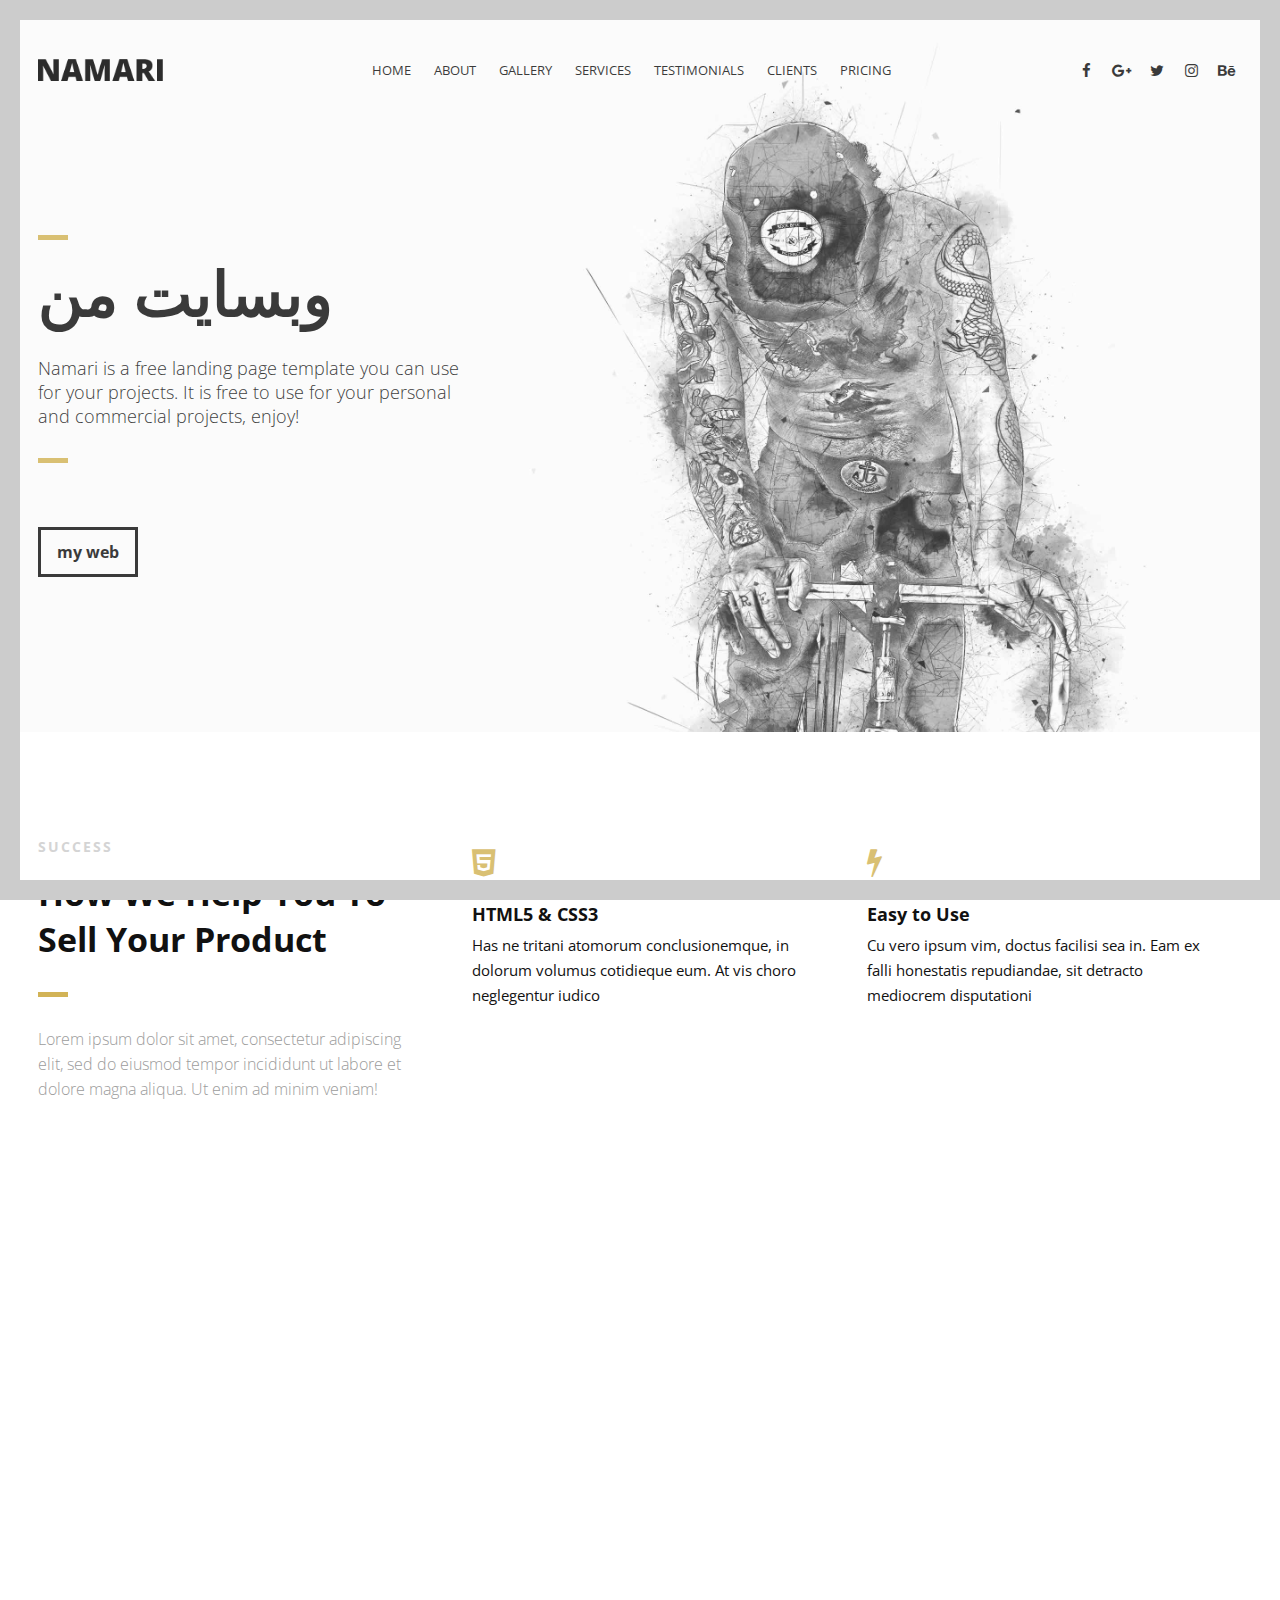
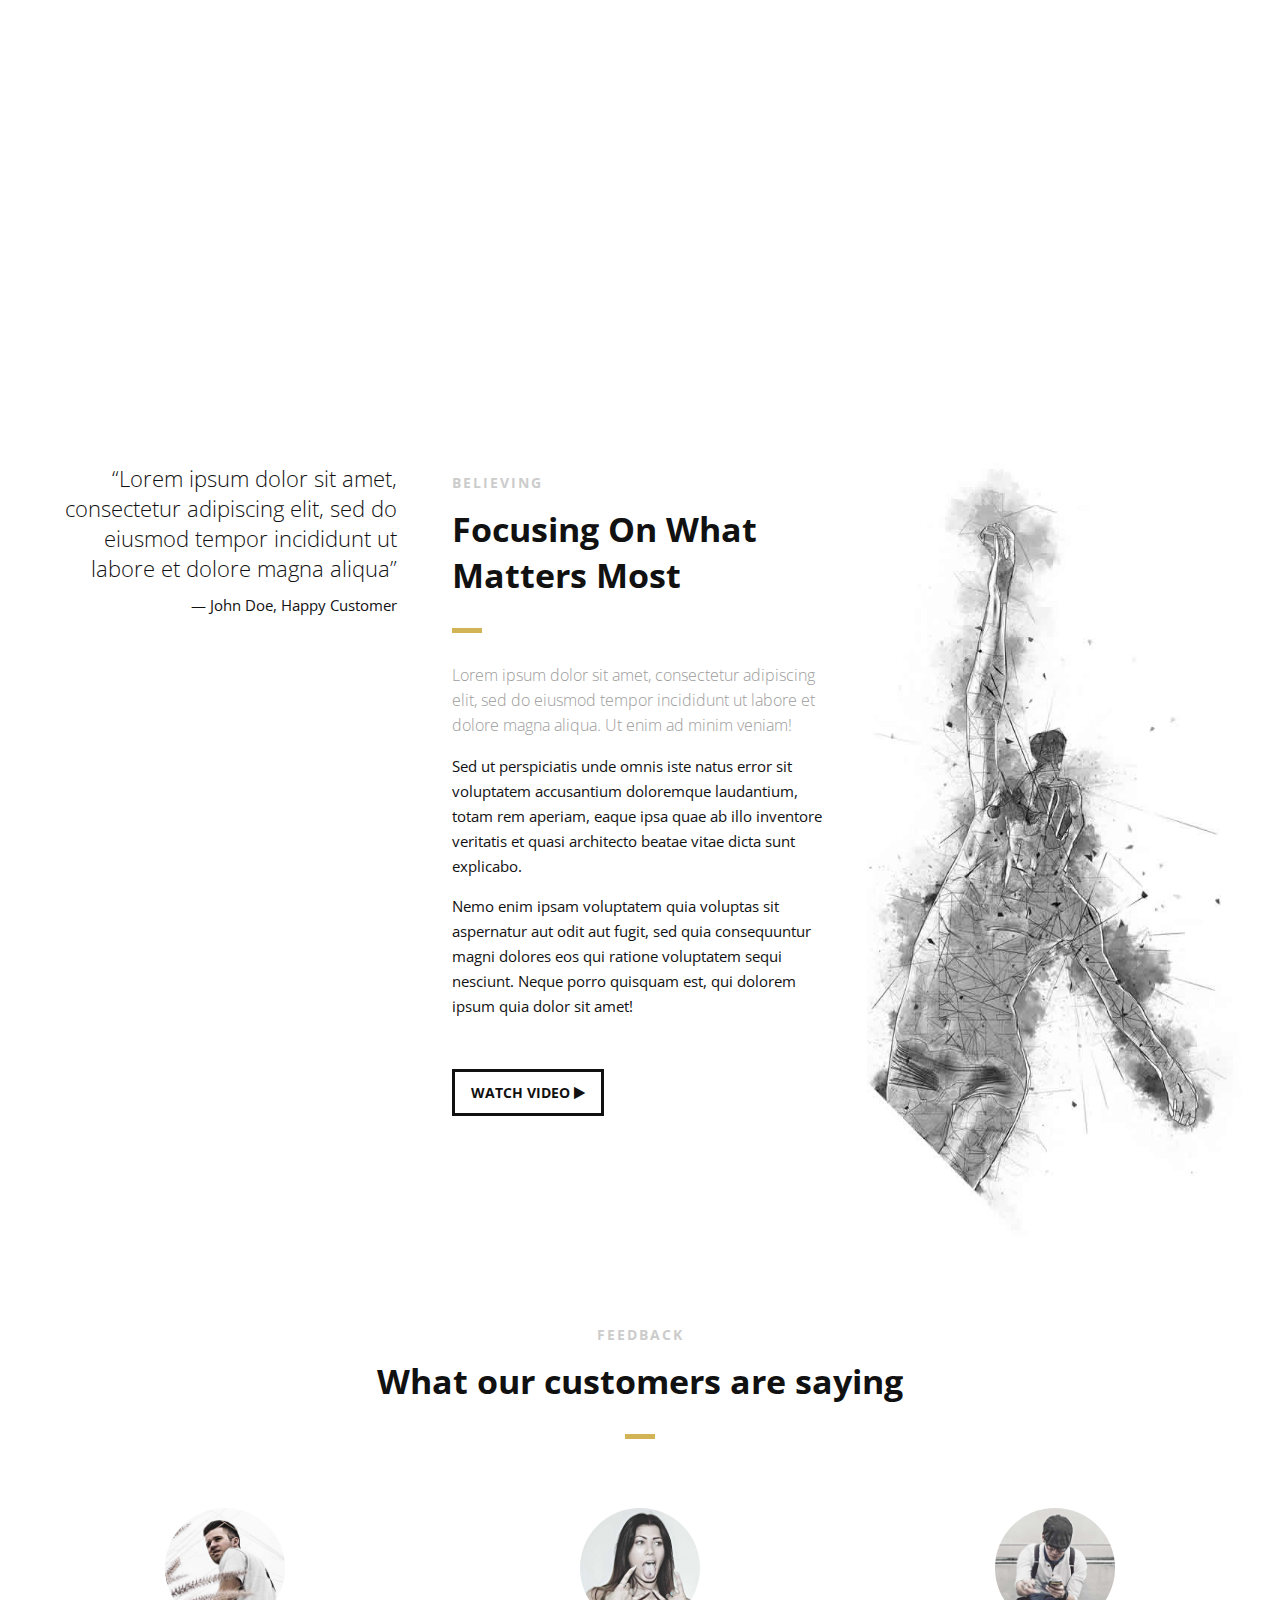
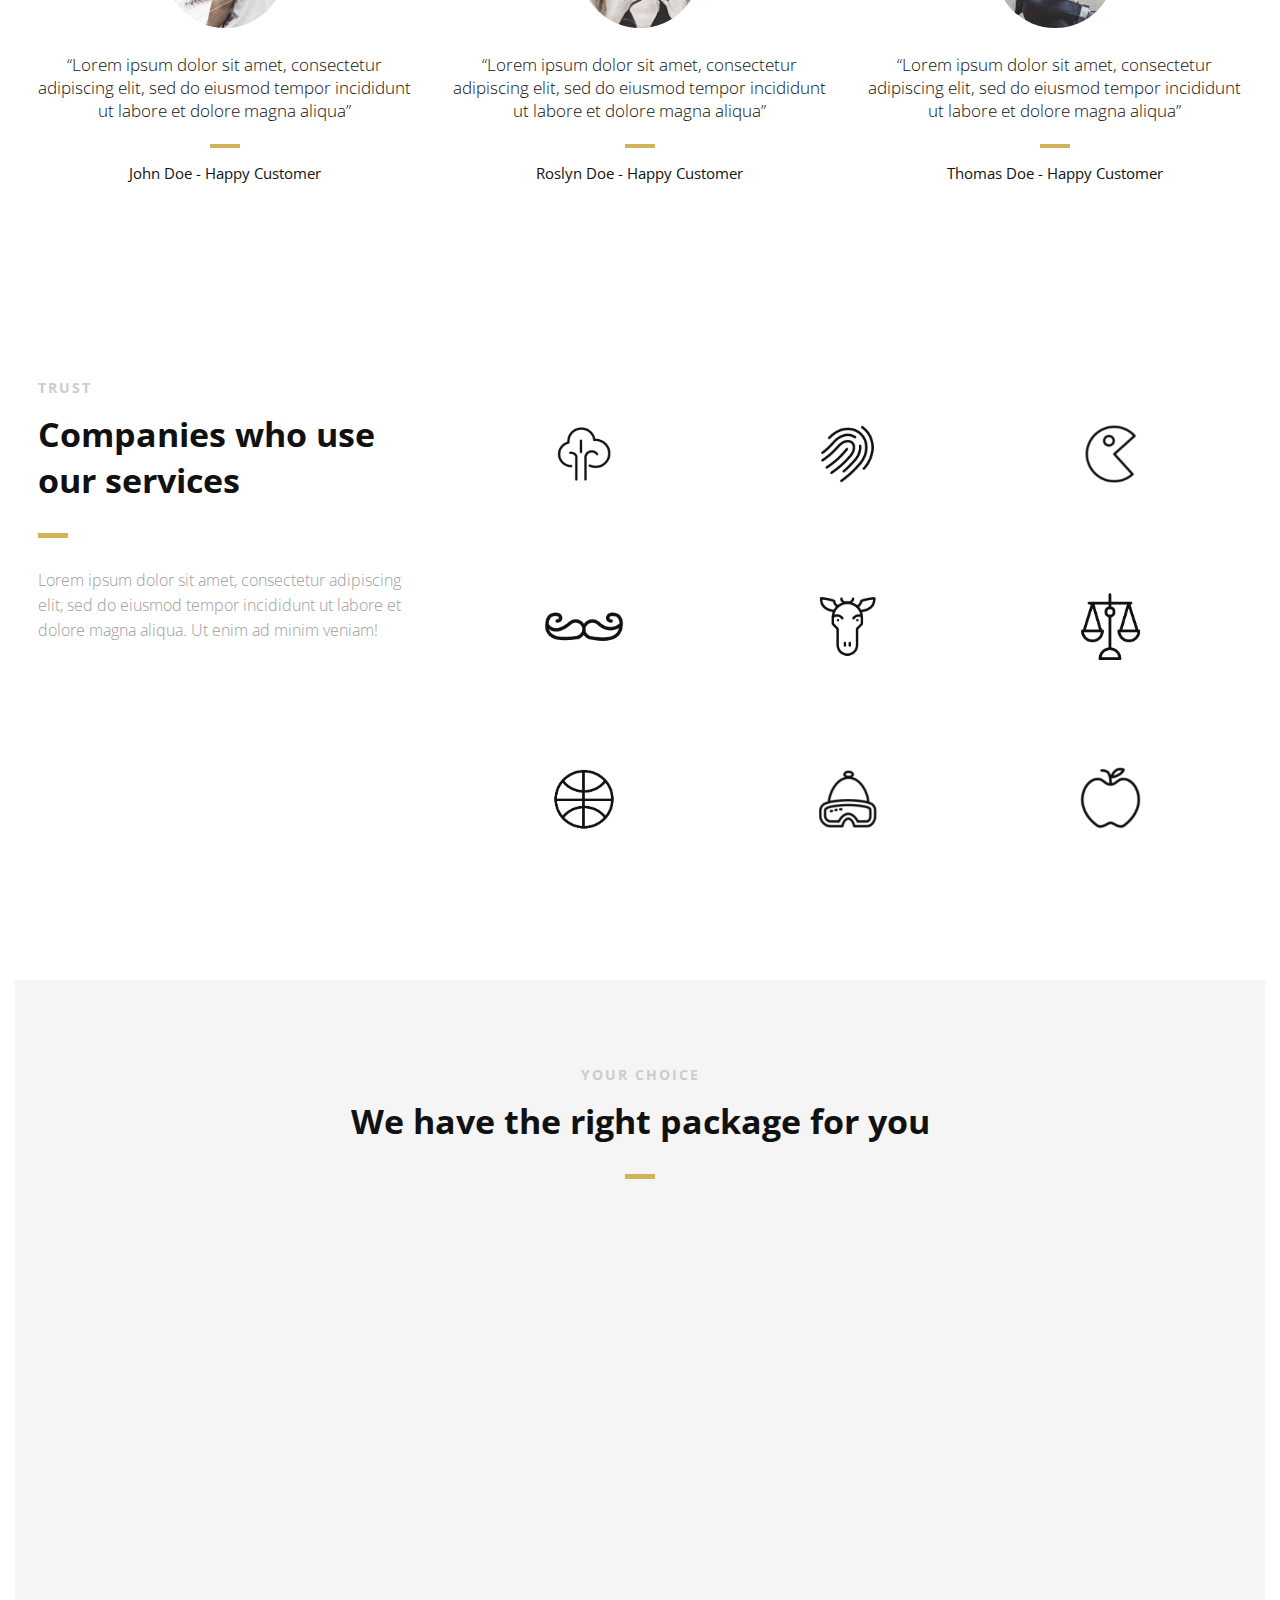
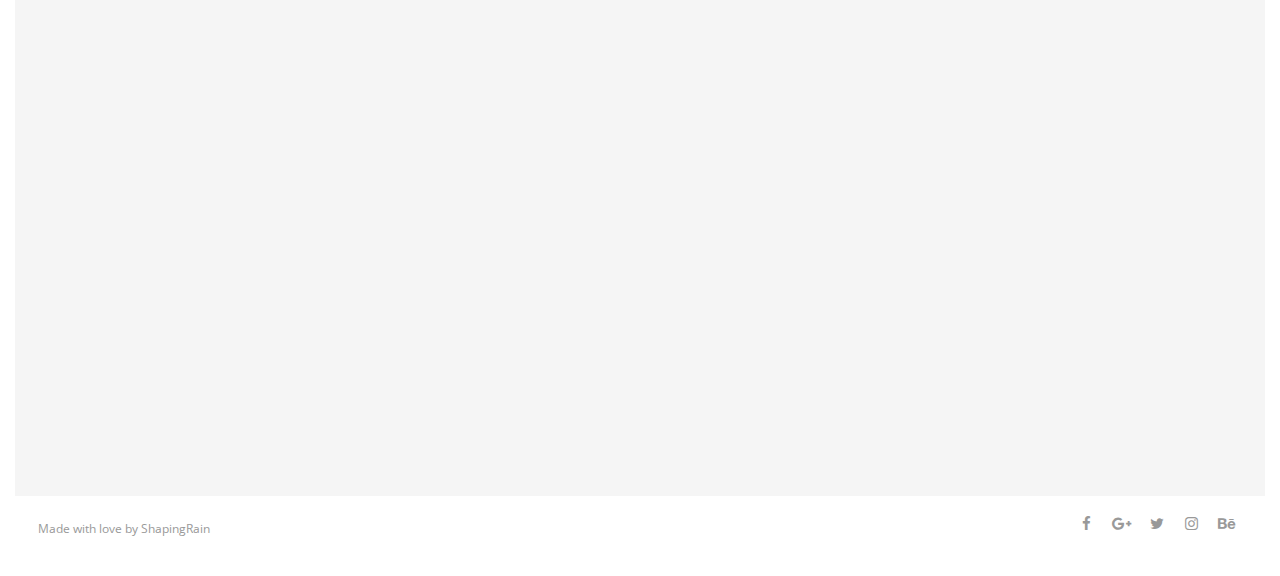
<file: FreeTemp/narmi/index.html>
<!DOCTYPE html>
<html>
<head lang="en">
    <meta charset="UTF-8">

    <!--Page Title-->
    <title>Hasan Jabbari</title>

    <!--Meta Keywords and Description-->
    <meta name="keywords" content="">
    <meta name="description" content="">
    <meta name="viewport" content="width=device-width, initial-scale=1.0, user-scalable=no"/>

    <!--Favicon-->
    <link rel="shortcut icon" href="images/favicon.ico" title="Favicon"/>

    <!-- Main CSS Files -->
    <link rel="stylesheet" href="css/style.css">

    <!-- Namari Color CSS -->
    <link rel="stylesheet" href="css/namari-color.css">

    <!--Icon Fonts - Font Awesome Icons-->
    <link rel="stylesheet" href="css/font-awesome.min.css">

    <!-- Animate CSS-->
    <link href="css/animate.css" rel="stylesheet" type="text/css">

    <!--Google Webfonts-->
    <link href='https://fonts.googleapis.com/css?family=Open+Sans:400,300,600,700,800' rel='stylesheet' type='text/css'>
</head>
<body>

<!-- Preloader -->
<div id="preloader">
    <div id="status" class="la-ball-triangle-path">
        <div></div>
        <div></div>
        <div></div>
    </div>
</div>
<!--End of Preloader-->

<div class="page-border" data-wow-duration="0.7s" data-wow-delay="0.2s">
    <div class="top-border wow fadeInDown animated" style="visibility: visible; animation-name: fadeInDown;"></div>
    <div class="right-border wow fadeInRight animated" style="visibility: visible; animation-name: fadeInRight;"></div>
    <div class="bottom-border wow fadeInUp animated" style="visibility: visible; animation-name: fadeInUp;"></div>
    <div class="left-border wow fadeInLeft animated" style="visibility: visible; animation-name: fadeInLeft;"></div>
</div>

<div id="wrapper">

    <header id="banner" class="scrollto clearfix" data-enllax-ratio=".5">
        <div id="header" class="nav-collapse">
            <div class="row clearfix">
                <div class="col-1">

                    <!--Logo-->
                    <div id="logo">

                        <!--Logo that is shown on the banner-->
                        <img src="images/logo.png" id="banner-logo" alt="Landing Page"/>
                        <!--End of Banner Logo-->

                        <!--The Logo that is shown on the sticky Navigation Bar-->
                        <img src="images/logo-2.png" id="navigation-logo" alt="Landing Page"/>
                        <!--End of Navigation Logo-->

                    </div>
                    <!--End of Logo-->

                    <aside>

                        <!--Social Icons in Header-->
                        <ul class="social-icons">
                            <li>
                                <a target="_blank" title="Facebook" href="https://www.facebook.com/username">
                                    <i class="fa fa-facebook fa-1x"></i><span>Facebook</span>
                                </a>
                            </li>
                            <li>
                                <a target="_blank" title="Google+" href="http://google.com/+username">
                                    <i class="fa fa-google-plus fa-1x"></i><span>Google+</span>
                                </a>
                            </li>
                            <li>
                                <a target="_blank" title="Twitter" href="http://www.twitter.com/username">
                                    <i class="fa fa-twitter fa-1x"></i><span>Twitter</span>
                                </a>
                            </li>
                            <li>
                                <a target="_blank" title="Instagram" href="http://www.instagram.com/username">
                                    <i class="fa fa-instagram fa-1x"></i><span>Instagram</span>
                                </a>
                            </li>
                            <li>
                                <a target="_blank" title="behance" href="http://www.behance.net">
                                    <i class="fa fa-behance fa-1x"></i><span>Behance</span>
                                </a>
                            </li>
                        </ul>
                        <!--End of Social Icons in Header-->

                    </aside>

                    <!--Main Navigation-->
                    <nav id="nav-main">
                        <ul>
                            <li>
                                <a href="#banner">Home</a>
                            </li>
                            <li>
                                <a href="#about">About</a>
                            </li>
                            <li>
                                <a href="#gallery">Gallery</a>
                            </li>
                            <li>
                                <a href="#services">Services</a>
                            </li>
                            <li>
                                <a href="#testimonials">Testimonials</a>
                            </li>
                            <li>
                                <a href="#clients">Clients</a>
                            </li>
                            <li>
                                <a href="#pricing">Pricing</a>
                            </li>
                        </ul>
                    </nav>
                    <!--End of Main Navigation-->

                    <div id="nav-trigger"><span></span></div>
                    <nav id="nav-mobile"></nav>

                </div>
            </div>
        </div><!--End of Header-->

        <!--Banner Content-->
        <div id="banner-content" class="row clearfix">

            <div class="col-38">

                <div class="section-heading">
                    <h1>وبسایت من</h1>
                    <h2>Namari is a free landing page template you can use for your projects. It is free to use for your
                        personal and commercial projects, enjoy!</h2>
                </div>

                <!--Call to Action-->
                <a href="http://hasanjabbari.ir/" class="button">my web</a>
                <!--End Call to Action-->

            </div>

        </div><!--End of Row-->
    </header>

    <!--Main Content Area-->
    <main id="content">

        <!--Introduction-->
        <section id="about" class="introduction scrollto">

            <div class="row clearfix">

                <div class="col-3">
                    <div class="section-heading">
                        <h3>SUCCESS</h3>
                        <h2 class="section-title">How We Help You To Sell Your Product</h2>
                        <p class="section-subtitle">Lorem ipsum dolor sit amet, consectetur adipiscing elit, sed do
                            eiusmod tempor incididunt ut labore et dolore magna aliqua. Ut enim ad minim veniam!</p>
                    </div>

                </div>

                <div class="col-2-3">

                    <!--Icon Block-->
                    <div class="col-2 icon-block icon-top wow fadeInUp" data-wow-delay="0.1s">
                        <!--Icon-->
                        <div class="icon">
                            <i class="fa fa-html5 fa-2x"></i>
                        </div>
                        <!--Icon Block Description-->
                        <div class="icon-block-description">
                            <h4>HTML5 &amp; CSS3</h4>
                            <p>Has ne tritani atomorum conclusionemque, in dolorum volumus cotidieque eum. At vis choro
                                neglegentur iudico</p>
                        </div>
                    </div>
                    <!--End of Icon Block-->

                    <!--Icon Block-->
                    <div class="col-2 icon-block icon-top wow fadeInUp" data-wow-delay="0.3s">
                        <!--Icon-->
                        <div class="icon">
                            <i class="fa fa-bolt fa-2x"></i>
                        </div>
                        <!--Icon Block Description-->
                        <div class="icon-block-description">
                            <h4>Easy to Use</h4>
                            <p>Cu vero ipsum vim, doctus facilisi sea in. Eam ex falli honestatis repudiandae, sit
                                detracto mediocrem disputationi</p>
                        </div>
                    </div>
                    <!--End of Icon Block-->

                    <!--Icon Block-->
                    <div class="col-2 icon-block icon-top wow fadeInUp" data-wow-delay="0.5s">
                        <!--Icon-->
                        <div class="icon">
                            <i class="fa fa-tablet fa-2x"></i>
                        </div>
                        <!--Icon Block Description-->
                        <div class="icon-block-description">
                            <h4>Fully Responsive</h4>
                            <p>Id porro tritani recusabo usu, eum intellegam consequuntur et. Fugit debet ea sit, an pro
                                nemore vivendum</p>
                        </div>
                    </div>
                    <!--End of Icon Block-->

                    <!--Icon Block-->
                    <div class="col-2 icon-block icon-top wow fadeInUp" data-wow-delay="0.5s">
                        <!--Icon-->
                        <div class="icon">
                            <i class="fa fa-rocket fa-2x"></i>
                        </div>
                        <!--Icon Block Description-->
                        <div class="icon-block-description">
                            <h4>Parallax Effect</h4>
                            <p>Id porro tritani recusabo usu, eum intellegam consequuntur et. Fugit debet ea sit, an pro
                                nemore vivendum</p>
                        </div>
                    </div>
                    <!--End of Icon Block-->

                </div>

            </div>


        </section>
        <!--End of Introduction-->


        <!--Gallery-->
        <aside id="gallery" class="row text-center scrollto clearfix" data-featherlight-gallery
                 data-featherlight-filter="a">

                <a href="images/gallery-images/gallery-image-1.jpg" data-featherlight="image" class="col-3 wow fadeIn"
                   data-wow-delay="0.1s"><img src="images/gallery-images/gallery-image-1.jpg" alt="Landing Page"/></a>
                <a href="images/gallery-images/gallery-image-2.jpg" data-featherlight="image" class="col-3 wow fadeIn"
                   data-wow-delay="0.3s"><img src="images/gallery-images/gallery-image-2.jpg" alt="Landing Page"/></a>
                <a href="images/gallery-images/gallery-image-3.jpg" data-featherlight="image" class="col-3 wow fadeIn"
                   data-wow-delay="0.5s"><img src="images/gallery-images/gallery-image-3.jpg" alt="Landing Page"/></a>
                <a href="images/gallery-images/gallery-image-4.jpg" data-featherlight="image" class="col-3 wow fadeIn"
                   data-wow-delay="1.1s"><img src="images/gallery-images/gallery-image-4.jpg" alt="Landing Page"/></a>
                <a href="images/gallery-images/gallery-image-5.jpg" data-featherlight="image" class="col-3 wow fadeIn"
                   data-wow-delay="0.9s"><img src="images/gallery-images/gallery-image-5.jpg" alt="Landing Page"/></a>
                <a href="images/gallery-images/gallery-image-6.jpg" data-featherlight="image" class="col-3 wow fadeIn"
                   data-wow-delay="0.7s"><img src="images/gallery-images/gallery-image-6.jpg" alt="Landing Page"/></a>

        </aside>
        <!--End of Gallery-->


        <!--Content Section-->
        <div id="services" class="scrollto clearfix">

            <div class="row no-padding-bottom clearfix">


                <!--Content Left Side-->
                <div class="col-3">
                    <!--User Testimonial-->
                    <blockquote class="testimonial text-right bigtest">
                        <q>Lorem ipsum dolor sit amet, consectetur adipiscing elit, sed do eiusmod tempor incididunt ut
                            labore
                            et dolore magna aliqua</q>
                        <footer>— John Doe, Happy Customer</footer>
                    </blockquote>
                    <!-- End of Testimonial-->

                </div>
                <!--End Content Left Side-->

                <!--Content of the Right Side-->
                <div class="col-3">
                    <div class="section-heading">
                        <h3>BELIEVING</h3>
                        <h2 class="section-title">Focusing On What Matters Most</h2>
                        <p class="section-subtitle">Lorem ipsum dolor sit amet, consectetur adipiscing elit, sed do
                            eiusmod tempor incididunt ut labore et dolore magna aliqua. Ut enim ad minim veniam!</p>
                    </div>
                    <p>Sed ut perspiciatis unde omnis iste natus error sit voluptatem accusantium doloremque laudantium,
                        totam rem aperiam, eaque ipsa quae ab illo inventore veritatis et quasi architecto beatae vitae
                        dicta sunt explicabo.
                    </p>
                    <p>
                        Nemo enim ipsam voluptatem quia voluptas sit aspernatur aut odit aut fugit, sed quia
                        consequuntur magni dolores eos qui ratione voluptatem sequi nesciunt.
                        Neque porro quisquam est, qui dolorem ipsum quia dolor sit amet!
                    </p>
                    <!-- Just replace the Video ID "UYJ5IjBRlW8" with the ID of your video on YouTube (Found within the URL) -->
                    <a href="#" data-videoid="UYJ5IjBRlW8" data-videosite="youtube" class="button video link-lightbox">
                        WATCH VIDEO <i class="fa fa-play" aria-hidden="true"></i>
                    </a>
                </div>
                <!--End Content Right Side-->

                <div class="col-3">
                    <img src="images/dancer.jpg" alt="Dancer"/>
                </div>

            </div>


        </div>
        <!--End of Content Section-->

        <!--Testimonials-->
        <aside id="testimonials" class="scrollto text-center" data-enllax-ratio=".2">

            <div class="row clearfix">

                <div class="section-heading">
                    <h3>FEEDBACK</h3>
                    <h2 class="section-title">What our customers are saying</h2>
                </div>

                <!--User Testimonial-->
                <blockquote class="col-3 testimonial classic">
                    <img src="images/user-images/user-1.jpg" alt="User"/>
                    <q>Lorem ipsum dolor sit amet, consectetur adipiscing elit, sed do eiusmod tempor incididunt ut
                        labore
                        et dolore magna aliqua</q>
                    <footer>John Doe - Happy Customer</footer>
                </blockquote>
                <!-- End of Testimonial-->

                <!--User Testimonial-->
                <blockquote class="col-3 testimonial classic">
                    <img src="images/user-images/user-2.jpg" alt="User"/>
                    <q>Lorem ipsum dolor sit amet, consectetur adipiscing elit, sed do eiusmod tempor incididunt ut
                        labore
                        et dolore magna aliqua</q>
                    <footer>Roslyn Doe - Happy Customer</footer>
                </blockquote>
                <!-- End of Testimonial-->

                <!--User Testimonial-->
                <blockquote class="col-3 testimonial classic">
                    <img src="images/user-images/user-3.jpg" alt="User"/>
                    <q>Lorem ipsum dolor sit amet, consectetur adipiscing elit, sed do eiusmod tempor incididunt ut
                        labore
                        et dolore magna aliqua</q>
                    <footer>Thomas Doe - Happy Customer</footer>
                </blockquote>
                <!-- End of Testimonial-->

            </div>

        </aside>
        <!--End of Testimonials-->

        <!--Clients-->
        <section id="clients" class="scrollto clearfix">
            <div class="row clearfix">

                <div class="col-3">

                    <div class="section-heading">
                        <h3>TRUST</h3>
                        <h2 class="section-title">Companies who use our services</h2>
                        <p class="section-subtitle">Lorem ipsum dolor sit amet, consectetur adipiscing elit, sed do
                            eiusmod
                            tempor incididunt ut labore et dolore magna aliqua. Ut enim ad minim veniam!</p>
                    </div>

                </div>

                <div class="col-2-3">

                    <a href="#" class="col-3">
                        <img src="images/company-images/company-logo1.png" alt="Company"/>
                        <div class="client-overlay"><span>Tree</span></div>
                    </a>
                    <a href="#" class="col-3">
                        <img src="images/company-images/company-logo2.png" alt="Company"/>
                        <div class="client-overlay"><span>Fingerprint</span></div>
                    </a>
                    <a href="#" class="col-3">
                        <img src="images/company-images/company-logo3.png" alt="Company"/>
                        <div class="client-overlay"><span>The Man</span></div>
                    </a>
                    <a href="#" class="col-3">
                        <img src="images/company-images/company-logo4.png" alt="Company"/>
                        <div class="client-overlay"><span>Mustache</span></div>
                    </a>
                    <a href="#" class="col-3">
                        <img src="images/company-images/company-logo5.png" alt="Company"/>
                        <div class="client-overlay"><span>Goat</span></div>
                    </a>
                    <a href="#" class="col-3">
                        <img src="images/company-images/company-logo6.png" alt="Company"/>
                        <div class="client-overlay"><span>Justice</span></div>
                    </a>
                    <a href="#" class="col-3">
                        <img src="images/company-images/company-logo7.png" alt="Company"/>
                        <div class="client-overlay"><span>Ball</span></div>
                    </a>
                    <a href="#" class="col-3">
                        <img src="images/company-images/company-logo8.png" alt="Company"/>
                        <div class="client-overlay"><span>Cold</span></div>
                    </a>

                    <a href="#" class="col-3">
                        <img src="images/company-images/company-logo9.png" alt="Company"/>
                        <div class="client-overlay"><span>Cold</span></div>
                    </a>

                </div>

            </div>
        </section>
        <!--End of Clients-->

        <!--Pricing Tables-->
        <section id="pricing" class="secondary-color text-center scrollto clearfix ">
            <div class="row clearfix">

                <div class="section-heading">
                    <h3>YOUR CHOICE</h3>
                    <h2 class="section-title">We have the right package for you</h2>
                </div>

                <!--Pricing Block-->
                <div class="pricing-block col-3 wow fadeInUp" data-wow-delay="0.4s">
                    <div class="pricing-block-content">
                        <h3>Personal</h3>
                        <p class="pricing-sub">The standard version</p>
                        <div class="pricing">
                            <div class="price"><span>$</span>19</div>
                            <p>Lorem ipsum dolor sit amet, consectetur adipiscing elit</p>
                        </div>
                        <ul>
                            <li>5 Downloads</li>
                            <li>2 Extensions</li>
                            <li>Tutorials</li>
                            <li>Forum Support</li>
                            <li>1 year free updates</li>
                        </ul>
                        <a href="#" class="button">BUY TODAY</a>
                    </div>
                </div>
                <!--End Pricing Block-->

                <!--Pricing Block-->
                <div class="pricing-block featured col-3 wow fadeInUp" data-wow-delay="0.6s">
                    <div class="pricing-block-content">
                        <h3>Student</h3>
                        <p class="pricing-sub">Most popular choice</p>
                        <div class="pricing">
                            <div class="price"><span>$</span>29</div>
                            <p>Lorem ipsum dolor sit amet, consectetur adipiscing elit</p>
                        </div>
                        <ul>
                            <li>15 Downloads</li>
                            <li>5 Extensions</li>
                            <li>Tutorials with Files</li>
                            <li>Forum Support</li>
                            <li>2 years free updates</li>
                        </ul>
                        <a href="#" class="button">BUY TODAY</a>
                    </div>
                </div>
                <!--End Pricing Block-->

                <!--Pricing Block-->
                <div class="pricing-block col-3 wow fadeInUp" data-wow-delay="0.8s">
                    <div class="pricing-block-content">
                        <h3>Business</h3>
                        <p class="pricing-sub">For the whole team</p>
                        <div class="pricing">
                            <div class="price"><span>$</span>49</div>
                            <p>Lorem ipsum dolor sit amet, consectetur adipiscing elit</p>
                        </div>
                        <ul>
                            <li>Unlimited Downloads</li>
                            <li>Unlimited Extensions</li>
                            <li>HD Video Tutorials</li>
                            <li>Chat Support</li>
                            <li>Lifetime free updates</li>
                        </ul>
                        <a href="#" class="button">BUY TODAY</a>
                    </div>
                </div>
                <!--End Pricing Block-->

            </div>
        </section>
        <!--End of Pricing Tables-->

    </main>
    <!--End Main Content Area-->


    <!--Footer-->
    <footer id="landing-footer" class="clearfix">
        <div class="row clearfix">

            <p id="copyright" class="col-2">Made with love by <a href="https://www.shapingrain.com">ShapingRain</a></p>

            <!--Social Icons in Footer-->
            <ul class="col-2 social-icons">
                <li>
                    <a target="_blank" title="Facebook" href="https://www.facebook.com/username">
                        <i class="fa fa-facebook fa-1x"></i><span>Facebook</span>
                    </a>
                </li>
                <li>
                    <a target="_blank" title="Google+" href="http://google.com/+username">
                        <i class="fa fa-google-plus fa-1x"></i><span>Google+</span>
                    </a>
                </li>
                <li>
                    <a target="_blank" title="Twitter" href="http://www.twitter.com/username">
                        <i class="fa fa-twitter fa-1x"></i><span>Twitter</span>
                    </a>
                </li>
                <li>
                    <a target="_blank" title="Instagram" href="http://www.instagram.com/username">
                        <i class="fa fa-instagram fa-1x"></i><span>Instagram</span>
                    </a>
                </li>
                <li>
                    <a target="_blank" title="behance" href="http://www.behance.net">
                        <i class="fa fa-behance fa-1x"></i><span>Behance</span>
                    </a>
                </li>
            </ul>
            <!--End of Social Icons in Footer-->
        </div>
    </footer>
    <!--End of Footer-->

</div>

<!-- Include JavaScript resources -->
<script src="js/jquery.1.8.3.min.js"></script>
<script src="js/wow.min.js"></script>
<script src="js/featherlight.min.js"></script>
<script src="js/featherlight.gallery.min.js"></script>
<script src="js/jquery.enllax.min.js"></script>
<script src="js/jquery.scrollUp.min.js"></script>
<script src="js/jquery.easing.min.js"></script>
<script src="js/jquery.stickyNavbar.min.js"></script>
<script src="js/jquery.waypoints.min.js"></script>
<script src="js/images-loaded.min.js"></script>
<script src="js/lightbox.min.js"></script>
<script src="js/site.js"></script>


</body>
</html>
</file>
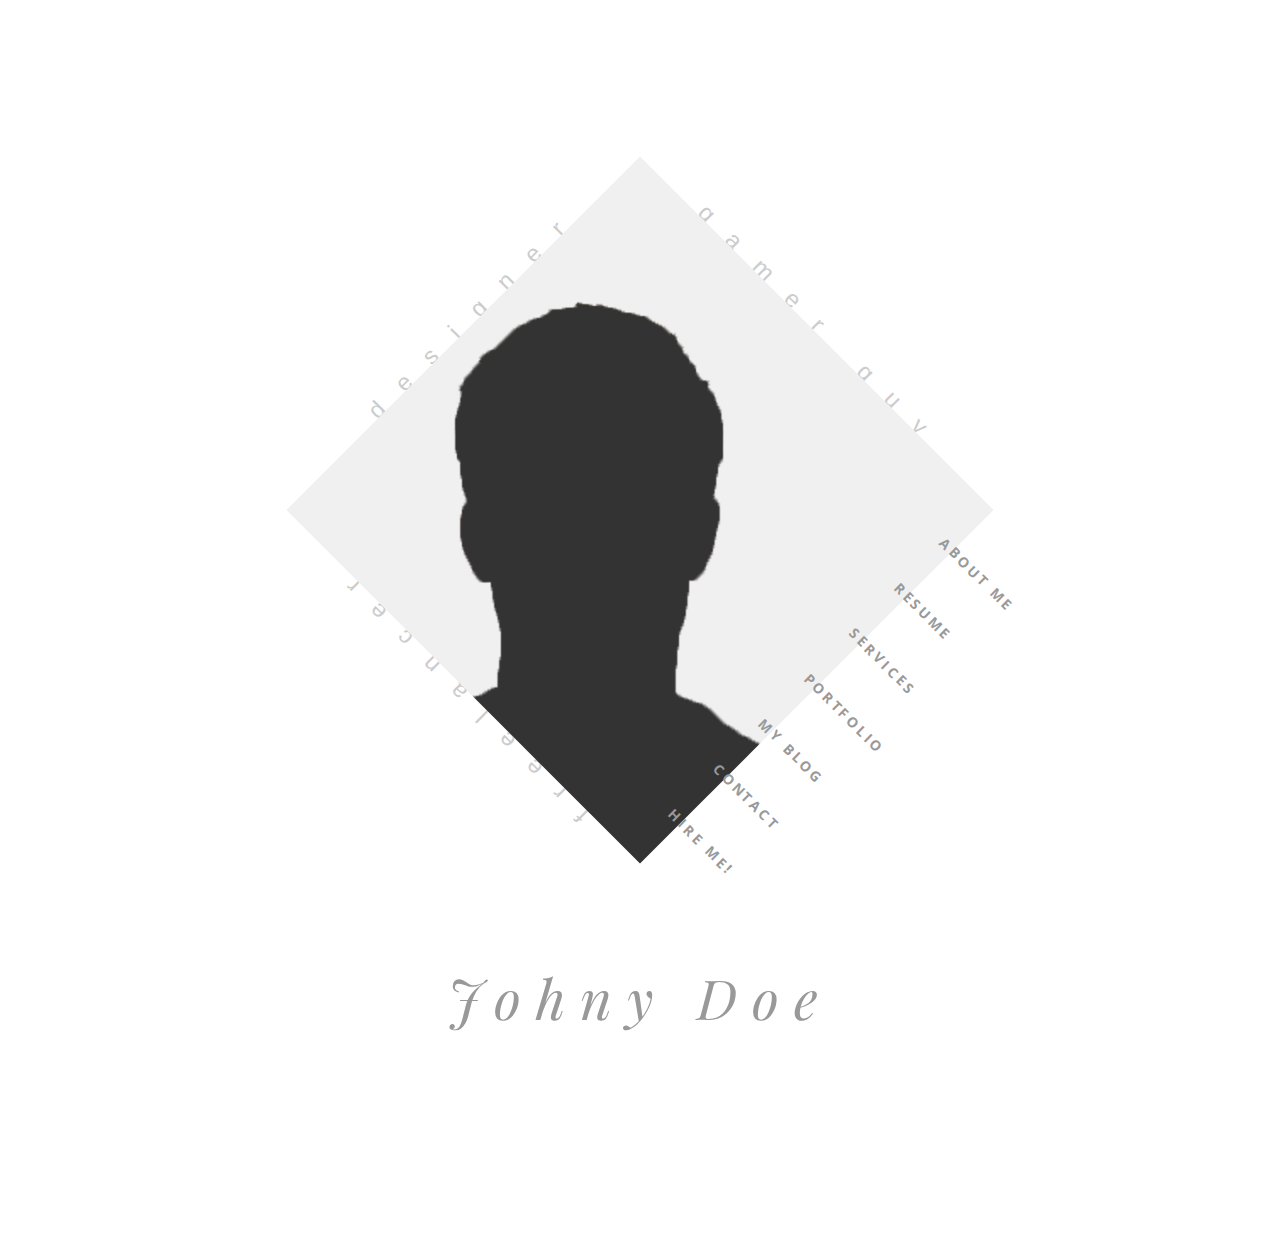
<file: FreeTemp/Symp - Responsive VCard Resume Template/index.html>
<!DOCTYPE html>
<html class='no-js' >
	
	<head>
		<meta charset="utf-8">
		<meta http-equiv="X-UA-Compatible" content="IE=edge">
		<meta name="viewport" content="width=device-width, initial-scale=1">
		<!-- The above 3 meta tags *must* come first in the head; any other head content must come *after* these tags -->
	
		
		<title>Symp - Responsive One Page VCard/Resume HTML Template</title>
		
		<!--[if lt IE 9]>
		  <script src="//html5shim.googlecode.com/svn/trunk/html5.js"></script>
		<![endif]-->
		
		<link rel='stylesheet' type='text/css' href='bootstrap/css/bootstrap.min.css' >
		<link rel='stylesheet' type='text/css' href='css/ionicons.min.css' >
		
		<link rel='stylesheet' type='text/css' href='css/owl.carousel.css' >
		<link rel='stylesheet' type='text/css' href='css/owl.theme.css' >
		<link rel='stylesheet' type='text/css' href='css/owl.transitions.css' >
		<link rel='stylesheet' type='text/css' href='css/magnific-popup.css' >
		<link rel='stylesheet' type='text/css' href='css/style.css' >
		<link rel='stylesheet' type='text/css' href='css/color-default.css' >
		
		
	</head>
	
	<body>
		
		<!--=============================================================================
			Preloader
		===============================================================================-->
		<div id='preloader' >
			<div class='loader' >
				<img src='img/load.gif' alt='symp' >
			</div>
		</div>
		
		
		
		<!--=============================================================================
			Main Wrapper
		===============================================================================-->
		<div id='wrapper' >
			
			<!--=============================================================================
				Front Section
			===============================================================================-->
			<section class='front-section' >
				
				<div class='container' >
					
					
					<div class='transition-mask' ></div>
					
					
					<div class='front-person-img' >
						
						<!--person's image-->
						<img src='img/man1.png' alt='Symp' >
						<!--/person's image-->
						
					</div>
					
					<!--person's titles-->
					<div class='front-person-titles' >
						
						<!--title1-->
						<span class='t1' >
							Designer
						</span>
						<!--/title1-->
						
						<!--title2-->
						<span class='t2' >
							Gamer guy
						</span>
						<!--/title2-->
						
						<!--title3-->
						<span class='t3' >
							Freelancer
						</span>
						<!--/title3-->
						
					</div>
					<!--/person's titles-->
					
					<nav class='front-person-links' >
						
						<!--
							navigation links, data-section attribute points towards the section with id to be opened. 
						-->
						
						<ul>
							
							<li>
								<a href='#' data-section='about' >About Me</a>
							</li>
							
							<li>
								<a href='#' data-section='resume' >Resume</a>
							</li>
							
							<li>
								<a href='#' data-section='services' >Services</a>
							</li>
							
							<li>
								<a href='#' data-section='portfolio' >Portfolio</a>
							</li>
							
							<li>
								<a href='#' data-section='blog' >My Blog</a>
							</li>
							
							<li>
								<a href='#' data-section='contact' >Contact</a>
							</li>
							
							<li>
								<a href='#' >Hire Me!</a>
							</li>
							
						</ul>
						
					</nav>
					
					
					
					<div class='front-heading text-center' >
						
						<h2>
							Johny Doe
						</h2>
						
					
						
					</div>
					
					
				</div>
				
			</section>
			<!--=============================================================================
				/Front Section
			===============================================================================-->
		
			<!--=============================================================================
				About Section
			===============================================================================-->
			<section id='about' class='about-section section' >
				
				<div class='basic-info section-block' >
					
					<div class='container' >
					
						<div class='section-header text-center' >
							
							<h2>Basic Info About Me</h2>
							
							<!--divider-->
							<div class='divider-draft center' ></div>
							<!--/divider-->
							
							
						</div>
						
						<div class='row' >
							
							<div class='col-md-4' >
								<div class='about-person-img' >
									
									<img src='img/man2.png' alt='symp'>
									
								</div>
							
							</div>
							
							
							<div class='col-md-8 about-info' >
								
								
								
								
								<p>
									Lorem ipsum dolor sit amet, in quodsi vulputate pro. Ius illum vocent mediocritatem an, cum dicta iriure at. Ubique maluisset vel te, his dico vituperata ut. Pro ei phaedrum maluisset. Ex audire suavitate has, ei quodsi tacimates sapientem sed, pri zril ubique ut. Te cum tation munere noluisse. Enim torquatos ne pri, eum mollis salutandi corrumpit et, fugit apeirian duo ad. Ad oportere voluptatibus nec, sea ei civibus praesent. At timeam expetenda inciderint has. Invidunt constituto ne per, paulo omnium quaerendum his eu, cu congue consul cetero cum. Solet honestatis et eum. Lorem ipsum dolor sit amet, in quodsi vulputate pro. Ius illum vocent mediocritatem an, cum dicta iriure at. Ubique maluisset vel te, his dico vituperata ut. Pro ei phaedrum maluisset. Ex audire suavitate has, ei quodsi tacimates sapientem sed, pri zril ubique ut. Te cum tation munere noluisse. Enim torquatos ne pri, eum mollis salutandi corrumpit et, fugit apeirian duo ad.
								</p>
								
								<div class='clearfix' ></div>
								
								
								<ul class='info-list' >
									
									<li>
										<div class='inner' >
											<h4>Name</h4>
											<p>Johny Doe</p>
										</div>
									</li>
									<li>
										<div class='inner' >
											<h4>Age</h4>
											<p>24 Years</p>
										</div>
									</li>
									<li>
										<div class='inner' >
											<h4>Website</h4>
											<p>example.com</p>
										</div>
									</li>
									<li>
										<div class='inner' >
											<h4>Hometown</h4>
											<p>Dokri</p>
										</div>
									</li>
									
									
									
								</ul>
								
								<a href='#' class='symp-btn' >Hire Me For Work</a>
								
								<a href='#' class='symp-btn link-btn' ><i class='ion-ios-download' ></i>Download Resume</a>
								
							</div>
						
							
						
						</div>
						
						
						
						
					</div>
					
					
				</div>
				
				<div class='about-icons section-block' >
					
					<div class='container' >
						
						<div class='row' >
							
							<div class='col-md-3' >
								<div class='service' >
									
									<div class='icon' >
										<i class='ion-ios-lightbulb' ></i>
									</div>
									
									<div class='content' >
										
										<h4>Creative</h4>
										
										<p>
											Ut aboramus, numquam corpora qui naex. Dolore aliquando id duo, voluptua laboramus quo ad.
										</p>
										
									</div>
									
								</div>
							</div>
							
							<div class='col-md-3' >
								<div class='service' >
									
									<div class='icon' >
										<i class='ion-trophy' ></i>
									</div>
									
									<div class='content' >
										
										<h4>Winner</h4>
										
										<p>
											Ut aboramus, numquam corpora qui naex. Dolore aliquando id duo, voluptua laboramus quo ad.
										</p>
										
									</div>
									
								</div>
							</div>
							
							<div class='col-md-3' >
								<div class='service' >
									
									<div class='icon' >
										<i class='ion-ios-glasses' ></i>
									</div>
									
									<div class='content' >
										
										<h4>Smart</h4>
										
										<p>
											Ut aboramus, numquam corpora qui naex. Dolore aliquando id duo, voluptua laboramus quo ad.
										</p>
										
									</div>
									
								</div>
							</div>
							
							<div class='col-md-3' >
								<div class='service' >
									
									<div class='icon' >
										<i class='ion-ios-bolt' ></i>
									</div>
									
									<div class='content' >
										
										<h4>Powerful</h4>
										
										<p>
											Ut aboramus, numquam corpora qui naex. Dolore aliquando id duo, voluptua laboramus quo ad.
										</p>
										
									</div>
									
								</div>
							</div>
							
							
							
							<div class='col-md-3' >
								<div class='service' >
									
									<div class='icon' >
										<i class='ion-help-buoy' ></i>
									</div>
									
									<div class='content' >
										
										<h4>Helper</h4>
										
										<p>
											Ut aboramus, numquam corpora qui naex. Dolore aliquando id duo, voluptua laboramus quo ad.
										</p>
										
									</div>
									
								</div>
							</div>
							
							<div class='col-md-3' >
								<div class='service' >
									
									<div class='icon' >
										<i class='ion-happy' ></i>
									</div>
									
									<div class='content' >
										
										<h4>Intelligent</h4>
										
										<p>
											Ut aboramus, numquam corpora qui naex. Dolore aliquando id duo, voluptua laboramus quo ad.
										</p>
										
									</div>
									
								</div>
							</div>
							
							<div class='col-md-3' >
								<div class='service' >
									
									<div class='icon' >
										<i class='ion-ios-game-controller-b' ></i>
									</div>
									
									<div class='content' >
										
										<h4>Gamer</h4>
										
										<p>
											Ut aboramus, numquam corpora qui naex. Dolore aliquando id duo, voluptua laboramus quo ad.
										</p>
										
									</div>
									
								</div>
							</div>
							
							<div class='col-md-3' >
								<div class='service' >
									
									<div class='icon' >
										<i class='ion-ios-pulse-strong' ></i>
									</div>
									
									<div class='content' >
										
										<h4>Healthy</h4>
										
										<p>
											Ut aboramus, numquam corpora qui naex. Dolore aliquando id duo, voluptua laboramus quo ad.
										</p>
										
									</div>
									
								</div>
							</div>
							
							
							
							
						</div>
						
						
					</div>
				</div>
				
				<div class='funfacts-block section-block' data-stellar-background-ratio='.2' >
					
					<div class='container' >
						
						<div class='row' >
							
							<div class='col-md-3 col-sm-6 funfact' >
								<div class='content' >
									<h4>243</h4>
									<p>Awards Won</p>
								</div>
							</div>
							
							<div class='col-md-3 col-sm-6 funfact' >
								<div class='content' >
									<h4>845</h4>
									<p>Happy Customers</p>
								</div>
							</div>
							
							<div class='col-md-3 col-sm-6 funfact' >
								<div class='content' >
									<h4>938</h4>
									<p>Projects Done</p>
								</div>
							</div>
							
							<div class='col-md-3 col-sm-6 funfact' >
								<div class='content' >
									<h4>342</h4>
									<p>Games Played</p>
								</div>
							</div>
							
						</div>
						
					</div>
					
				</div>
				
				<div class='testimonials-block section-block' >
					<div class='container' >
					
						<div class='section-header text-center' >
							
							<h2 class='animate text-over-block' >Testimonials</h2>
							
							
							<!--divider-->
							<div class='divider-draft center' ></div>
							<!--/divider-->
							
							
						</div>
						
						<div class='row' >
							
							<div class='col-md-8 col-md-offset-2' >
								
								<div class='testimonials-slider' >
									
									<div class='testimonial' >
										<p>
											
											Ad optere volibus nec, sea ei civibus prasent. At timeam expetenda inciderint has. Invidunt constituto ne per, paulo omnium queum his eu, cu congue consul cetero. Invidunt constituto ne per, paulo omnium his eu, cu congue consul cetero.
										
										</p>
										
										<div class='author' >
											<h4>Jack Smith</h4>
											<p>CEO at Google</p>
										</div>
									</div>
									
									<div class='testimonial' >
										<p>
											Ad oportere voluptatibus nec, sea ei civibus praesent. At timeam expetenda inciderint has. Invidunt constituto ne per, paulo omnium quaerendum his eu, cu congue consul cetero. Invidunt constituto ne per, paulo omnium quaerendum his eu, cu congue consul cetero.
										</p>
										
										<div class='author' >
											<h4>Jessica Smith</h4>
											<p>CEO at Google</p>
										</div>
									</div>
									
									<div class='testimonial' >
										<p>
											Ad oportere voluptatibus nec, sea ei civibus praesent. At timeam expetenda inciderint has. Invidunt constituto ne per, paulo omnium quaerendum his eu, cu congue consul cetero. Invidunt constituto ne per, paulo omnium quaerendum his eu, cu congue consul cetero.
										</p>
										
										<div class='author' >
											<h4>Jim Smith</h4>
											<p>CEO at Google</p>
										</div>
									</div>
									
									
									
									
								</div>
								
							</div>
							
						</div>
					
					</div>
				</div>
				
				<div class='footer bg-lightgray section-block' >
					
					<div class='container' >
						
						<div class='row' >
							
							<div class='col-xs-6 text-left' >
								<h4>Johny Doe</h4>
							</div>
							
							<div class='col-xs-6 text-right' >
								<ul class='footer-social' >
									<li>
										<a href='#' >
											<i class='ion-social-facebook' ></i>
										</a>
									</li>
									<li>
										<a href='#' >
											<i class='ion-social-twitter' ></i>
										</a>
									</li>
									<li>
										<a href='#' >
											<i class='ion-social-pinterest' ></i>
										</a>
									</li>
									<li>
										<a href='#' >
											<i class='ion-social-dribbble' ></i>
										</a>
									</li>
								</ul>
							</div>
							
						</div>
						
						
					</div>
					
				</div>
				
				
			</section>
			<!--=============================================================================
				/About Section
			===============================================================================-->
			
			<!--=============================================================================
				Resume Section
			===============================================================================-->
			<section id='resume' class='resume-section section' >
				
				<div class='container' >
					<div class='row' >
						<div class='col-md-6 col-md-offset-3' >
							<div class='section-header text-center' >
								
								<h2 class='animate text-over-block' >My Resume</h2>
								
								<!--divider-->
								<div class='divider-draft center' ></div>
								<!--/divider-->
								
								
							</div>
						</div>
					</div>
				</div>
				
				<div class='timeline-block section-block' >
					<div class='container' >
						<ul class='timeline' >
							
							<li class='timeline-header' >
								<h4>Education</h4>
							</li>
							
							<li>
								
								<div class='timeline-desc' >
									
									<h4>2005-2007</h4>
									
								</div>
								
								<div class='timeline-content' >
									
									<h4>Masters Degree</h4>
									<span>@CSS College Larkana</span>
									
									<p>
										Consul latine iudicabit eu vel. Cu has animal eruditi voluptatibus. Eu volumus explicari sed. Mel mutat vituperata suscipiantur et, et fabellas explicari adipiscing quo.
									</p>
									
								</div>
								
							</li>
							
							<li class='inverse' >
								
								<div class='timeline-desc' >
									
									<h4>2005-2007</h4>
									
								</div>
								
								<div class='timeline-content' >
									
									<h4>Masters Degree</h4>
									<span>@CSS College Larkana</span>
									
									<p>
										Consul latine iudicabit eu vel. Cu has animal eruditi voluptatibus. Eu volumus explicari sed. Mel mutat vituperata suscipiantur et, et fabellas explicari adipiscing quo.
									</p>
									
								</div>
								
							</li>
							
							<li>
								
								<div class='timeline-desc' >
									
									<h4>2005-2007</h4>
									
								</div>
								
								<div class='timeline-content' >
									
									<h4>Masters Degree</h4>
									<span>@CSS College Larkana</span>
									
									<p>
										Consul latine iudicabit eu vel. Cu has animal eruditi voluptatibus. Eu volumus explicari sed. Mel mutat vituperata suscipiantur et, et fabellas explicari adipiscing quo.
									</p>
									
								</div>
								
							</li>
							
							
							<li class='timeline-header' >
								<h4>Experience</h4>
							</li>
							
							
							<li>
								
								<div class='timeline-desc' >
									
									<h4>2005-2007</h4>
									
								</div>
								
								<div class='timeline-content' >
									
									<h4>Web Designer</h4>
									<span>@Themeforest</span>
									
									<p>
										Consul latine iudicabit eu vel. Cu has animal eruditi voluptatibus. Eu volumus explicari sed. Mel mutat vituperata suscipiantur et, et fabellas explicari adipiscing quo.
									</p>
									
								</div>
								
							</li>
							
							<li class='inverse' >
								
								<div class='timeline-desc' >
									
									<h4>2005-2007</h4>
									
								</div>
								
								<div class='timeline-content' >
									
									<h4>Web Developer</h4>
									<span>@CodeCanyon</span>
									
									<p>
										Consul latine iudicabit eu vel. Cu has animal eruditi voluptatibus. Eu volumus explicari sed. Mel mutat vituperata suscipiantur et, et fabellas explicari adipiscing quo.
									</p>
									
								</div>
								
							</li>
							
							<li>
								
								<div class='timeline-desc' >
									
									<h4>2005-2007</h4>
									
								</div>
								
								<div class='timeline-content' >
									
									<h4>Blogger</h4>
									<span>@blogspot</span>
									
									<p>
										Consul latine iudicabit eu vel. Cu has animal eruditi voluptatibus. Eu volumus explicari sed. Mel mutat vituperata suscipiantur et, et fabellas explicari adipiscing quo.
									</p>
									
								</div>
								
							</li>
							
							
						</ul>
					</div>
				</div>
				
				<div class='hobbies-block bg-lightgray section-block' >
					<div class='container' >
						
						<div class='section-header text-center' >
							<h2 class='animate text-over-block' >My Hobbies</h2>
							<!--divider-->
							<div class='divider-draft center' ></div>
							<!--/divider-->
						</div>
						
						<div class='row' >
							
							<div class='col-md-2 col-sm-4 col-xs-6' >
								
								<div class='hobby' >
									
									<div class='icon' >
										<i class='ion-ios-game-controller-b' ></i>
									</div>
									
									<h4>Gaming</h4>
									
								</div>
								
							</div>
							
							<div class='col-md-2 col-sm-4 col-xs-6' >
								
								<div class='hobby' >
									
									<div class='icon' >
										<i class='ion-ios-book' ></i>
									</div>
									
									<h4>Reading</h4>
									
								</div>
								
							</div>
							
							<div class='col-md-2 col-sm-4 col-xs-6' >
								
								<div class='hobby' >
									
									<div class='icon' >
										<i class='ion-ios-chatboxes' ></i>
									</div>
									
									<h4>Chat</h4>
									
								</div>
								
							</div>
							
							<div class='col-md-2 col-sm-4 col-xs-6' >
								
								<div class='hobby' >
									
									<div class='icon' >
										<i class='ion-ios-musical-notes' ></i>
									</div>
									
									<h4>Music</h4>
									
								</div>
								
							</div>
							
							<div class='col-md-2 col-sm-4 col-xs-6' >
								
								<div class='hobby' >
									
									<div class='icon' >
										<i class='ion-beer' ></i>
									</div>
									
									<h4>Drinking</h4>
									
								</div>
								
							</div>
							
							<div class='col-md-2 col-sm-4 col-xs-6' >
								
								<div class='hobby' >
									
									<div class='icon' >
										<i class='ion-ios-football' ></i>
									</div>
									
									<h4>Football</h4>
									
								</div>
								
							</div>
							
							
							
						</div>
						
						
						
					</div>
				</div>
				
				<div class='skills-block section-block' >
					
					<div class='container' >
					
						<div class='section-header text-center' >
							<h2 class='animate text-over-block' >My Skills</h2>
							
							<!--divider-->
							<div class='divider-draft center' ></div>
							<!--/divider-->
							
						</div>
						
						
						<div class='row' >
							
							<div class='col-md-6' >
								
								<div class='skill' >
									
									<h4>HTML/CSS</h4>
									
									<div class='skill-bar' data-percent='90' >
										<div class='bar' >
											<div class='percent' >90%</div>
										</div>
									</div>
									
								</div>
								
								<div class='skill' >
									
									<h4>php</h4>
									
									<div class='skill-bar' data-percent='70' >
										<div class='bar' >
											<div class='percent' >70%</div>
										</div>
									</div>
									
								</div>
								
								<div class='skill' >
									
									<h4>HTML/CSS</h4>
									
									<div class='skill-bar' data-percent='90' >
										<div class='bar' >
											<div class='percent' >90%</div>
										</div>
									</div>
									
								</div>
								
								
								
							</div>
							
							<div class='col-md-6' >
								
								<div class='skill' >
									
									<h4>VB</h4>
									
									<div class='skill-bar' data-percent='90' >
										<div class='bar' >
											<div class='percent' >90%</div>
										</div>
									</div>
									
								</div>
								
								<div class='skill' >
									
									<h4>Wordpress</h4>
									
									<div class='skill-bar' data-percent='85' >
										<div class='bar' >
											<div class='percent' >85%</div>
										</div>
									</div>
									
								</div>
								
								<div class='skill' >
									
									<h4>SEO</h4>
									
									<div class='skill-bar' data-percent='95' >
										<div class='bar' >
											<div class='percent' >95%</div>
										</div>
									</div>
									
								</div>
								
								
								
							</div>
							
							
							
						</div>
						
					</div>
					
				</div>
				
				<div class='footer bg-lightgray section-block' >
					
					<div class='container' >
						
						<div class='row' >
							
							<div class='col-xs-6 text-left' >
								<h4>Johny Doe</h4>
							</div>
							
							<div class='col-xs-6 text-right' >
								<ul class='footer-social' >
									<li>
										<a href='#' >
											<i class='ion-social-facebook' ></i>
										</a>
									</li>
									<li>
										<a href='#' >
											<i class='ion-social-twitter' ></i>
										</a>
									</li>
									<li>
										<a href='#' >
											<i class='ion-social-pinterest' ></i>
										</a>
									</li>
									<li>
										<a href='#' >
											<i class='ion-social-dribbble' ></i>
										</a>
									</li>
								</ul>
							</div>
							
						</div>
						
						
					</div>
					
				</div>
				
				
			</section>
			<!--=============================================================================
				/Resume Section
			===============================================================================-->
			
			
			<!--=============================================================================
				Services Section
			===============================================================================-->
			<section id='services' class='services-section section' >
				
				<div class='container' >
					<div class='row' >
						<div class='col-md-6 col-md-offset-3' >
							<div class='section-header main-title text-center' >
								
								<h2 class='animate text-over-block' >My Services</h2>
								
								<!--divider-->
								<div class='divider-draft center' ></div>
								<!--/divider-->
								
								<p>
									I provide <b>high quality</b> services. My services that I provide are listed below. Hope you will like them. Lorem ipsum dolor.
								</p>
								
							</div>
						</div>
					</div>
				</div>
				
				<div class='services-block section-block' >
					
					<div class='container' >
						
						<div class='row' >
							
							<div class='col-md-3' >
								<div class='service' >
									<div class='icon' >
										<i class='ion-ios-camera' ></i>
									</div>
									
									<div class='content' >
										
										<h4>Photography</h4>
										
										<p>
											Ut aboramus, numquam corpora qui naex. Dolore aliquando id duo, voluptua laboramus quo ad.
										</p>
										
									</div>
								</div>
							</div>
							
							<div class='col-md-3' >
								<div class='service' >
									<div class='icon' >
										<i class='ion-code' ></i>
									</div>
									
									<div class='content' >
										
										<h4>Coding</h4>
										
										<p>
											Ut aboramus, numquam corpora qui naex. Dolore aliquando id duo, voluptua laboramus quo ad.
										</p>
										
									</div>
								</div>
							</div>
							
							<div class='col-md-3' >
								<div class='service' >
									<div class='icon' >
										<i class='ion-ios-lightbulb' ></i>
									</div>
									
									<div class='content' >
										
										<h4>Creativity</h4>
										
										<p>
											Ut aboramus, numquam corpora qui naex. Dolore aliquando id duo, voluptua laboramus quo ad.
										</p>
										
									</div>
								</div>
							</div>
							
							<div class='col-md-3' >
								<div class='service' >
									<div class='icon' >
										<i class='ion-ios-monitor' ></i>
									</div>
									
									<div class='content' >
										
										<h4>Web Design</h4>
										
										<p>
											Ut aboramus, numquam corpora qui naex. Dolore aliquando id duo, voluptua laboramus quo ad.
										</p>
										
									</div>
								</div>
							</div>
							
						</div>
						
						<div class='row' >
							
							<div class='col-md-3' >
								<div class='service' >
									<div class='icon' >
										<i class='ion-ios-camera' ></i>
									</div>
									
									<div class='content' >
										
										<h4>Photography</h4>
										
										<p>
											Ut aboramus, numquam corpora qui naex. Dolore aliquando id duo, voluptua laboramus quo ad.
										</p>
										
									</div>
								</div>
							</div>
							
							<div class='col-md-3' >
								<div class='service' >
									<div class='icon' >
										<i class='ion-code' ></i>
									</div>
									
									<div class='content' >
										
										<h4>Coding</h4>
										
										<p>
											Ut aboramus, numquam corpora qui naex. Dolore aliquando id duo, voluptua laboramus quo ad.
										</p>
										
									</div>
								</div>
							</div>
							
							<div class='col-md-3' >
								<div class='service' >
									<div class='icon' >
										<i class='ion-ios-lightbulb' ></i>
									</div>
									
									<div class='content' >
										
										<h4>Creativity</h4>
										
										<p>
											Ut aboramus, numquam corpora qui naex. Dolore aliquando id duo, voluptua laboramus quo ad.
										</p>
										
									</div>
								</div>
							</div>
							
							<div class='col-md-3' >
								<div class='service' >
									<div class='icon' >
										<i class='ion-ios-monitor' ></i>
									</div>
									
									<div class='content' >
										
										<h4>Web Design</h4>
										
										<p>
											Ut aboramus, numquam corpora qui naex. Dolore aliquando id duo, voluptua laboramus quo ad.
										</p>
										
									</div>
								</div>
							</div>
							
						</div>
						
					</div>
					
				</div>
				
				<div class='pricing-block section-block' >
					<div class='container' >
						
						<div class='section-header text-center' >
							<h2 class='animate text-over-block' >Pricing</h2>
							<!--divider-->
							<div class='divider-draft center' ></div>
							<!--/divider-->
							<p>
								How much I charge
							</p>
						</div>
						
						<div class='row' >
							
							<div class='col-md-4 text-center' >
								
								<div class='pricing-table' >
									
									<div class='header' >
										
										<h4>Personal</h4>
										
										<div class='price' >
											<span class='currency' >$</span>
											<span class='amount' >29</span>
											<span class='period' >/mo</span>
										</div>
										
										
									</div>
									
									<ul class='table-items' >
										
										<li>
											Logo Design
										</li>
										<li>
											PSD to HTML
										</li>
										<li>
											Fixed to Responsive
										</li>
										<li>
											App Development
										</li>
										<li>
											Photography
										</li>
										
									</ul>
									
									<a href='#' class='table-btn' >
										Choose This
									</a>
									
								</div>
								
							</div>
							
							<div class='col-md-4 text-center' >
								
								<div class='pricing-table' >
									
									<div class='header' >
										
										<h4>Creative</h4>
										
										<div class='price' >
											<span class='currency' >$</span>
											<span class='amount' >39</span>
											<span class='period' >/mo</span>
										</div>
										
									</div>
									
									<ul class='table-items' >
										
										<li>
											Logo Design
										</li>
										<li>
											PSD to HTML
										</li>
										<li>
											Fixed to Responsive
										</li>
										<li>
											App Development
										</li>
										<li>
											Photography
										</li>
										
									</ul>
									
									<a href='#' class='table-btn' >
										Choose This
									</a>
									
								</div>
								
							</div>
							
							<div class='col-md-4 text-center' >
								
								<div class='pricing-table' >
									
									<div class='header' >
										
										<h4>Ultimate</h4>
										
										<div class='price' >
											<span class='currency' >$</span>
											<span class='amount' >42</span>
											<span class='period' >/mo</span>
										</div>
										
										
									</div>
									
									<ul class='table-items' >
										
										<li>
											Logo Design
										</li>
										<li>
											PSD to HTML
										</li>
										<li>
											Fixed to Responsive
										</li>
										<li>
											App Development
										</li>
										<li>
											Photography
										</li>
										
									</ul>
									
									<a href='#' class='table-btn' >
										Choose This
									</a>
									
								</div>
								
							</div>
							
						</div>
						
					</div>
				</div>
				
				<div class='process-block bg-lightgray section-block' >
					<div class='container' >
						
						<div class='section-header text-center' >
							<h2>Work Process</h2>
							<!--divider-->
							<div class='divider-draft center' ></div>
							<!--/divider-->
						</div>
						
						<div class='row' >
							
							<div class='col-md-3' >
								
								<div class='process' >
									
									<div class='number' >
										<span>01</span>
									</div>
									
									<div class='content' >
										
										<h4>Design</h4>
										
										<p>
											Lorem ipsum dolor sit amet is simply a dummy text used by typeset industries. Lorem ipsum dolor.
										</p>
										
									</div>
									
								</div>
								
							</div>
							
							<div class='col-md-3' >
								
								<div class='process' >
									
									<div class='number' >
										<span>02</span>
									</div>
									
									<div class='content' >
										
										<h4>Develop</h4>
										
										<p>
											Lorem ipsum dolor sit amet is simply a dummy text used by typeset industries. Lorem ipsum dolor.
										</p>
										
									</div>
									
								</div>
								
							</div>
							
							<div class='col-md-3' >
								
								<div class='process' >
									
									<div class='number' >
										<span>03</span>
									</div>
									
									<div class='content' >
										
										<h4>Publish</h4>
										
										<p>
											Lorem ipsum dolor sit amet is simply a dummy text used by typeset industries. Lorem ipsum dolor.
										</p>
										
									</div>
									
								</div>
								
							</div>
							
							<div class='col-md-3' >
								
								<div class='process last' >
									
									<div class='number' >
										<span>04</span>
									</div>
									
									<div class='content' >
										
										<h4>Enjoy</h4>
										
										<p>
											Lorem ipsum dolor sit amet is simply a dummy text used by typeset industries. Lorem ipsum dolor.
										</p>
										
									</div>
									
								</div>
								
							</div>
							
							
							
						</div>
						
					</div>
				</div>
				
				<div class='testimonials-block section-block' >
					<div class='container' >
					
						<div class='section-header text-center' >
							
							<h2 class='animate text-over-block' >Testimonials</h2>
								
							<!--divider-->
							<div class='divider-draft center' ></div>
							<!--/divider-->
							
							
						</div>
						
						<div class='row' >
							
							<div class='col-md-8 col-md-offset-2' >
								
								<div class='testimonials-slider' >
									
									<div class='testimonial' >
										<p>
											Ad oportere voluptatibus nec, sea ei civibus praesent. At timeam expetenda inciderint has. Invidunt constituto ne per, paulo omnium quaerendum his eu, cu congue consul cetero. Invidunt constituto ne per, paulo omnium quaerendum his eu, cu congue consul cetero.
										</p>
										
										<div class='author' >
											<h4>Jack Smith</h4>
											<p>CEO at Google</p>
										</div>
									</div>
									
									<div class='testimonial' >
										<p>
											Ad oportere voluptatibus nec, sea ei civibus praesent. At timeam expetenda inciderint has. Invidunt constituto ne per, paulo omnium quaerendum his eu, cu congue consul cetero. Invidunt constituto ne per, paulo omnium quaerendum his eu, cu congue consul cetero.
										</p>
										
										<div class='author' >
											<h4>Jessica Smith</h4>
											<p>CEO at Google</p>
										</div>
									</div>
									
									<div class='testimonial' >
										<p>
											Ad oportere voluptatibus nec, sea ei civibus praesent. At timeam expetenda inciderint has. Invidunt constituto ne per, paulo omnium quaerendum his eu, cu congue consul cetero. Invidunt constituto ne per, paulo omnium quaerendum his eu, cu congue consul cetero.
										</p>
										
										<div class='author' >
											<h4>Jim Smith</h4>
											<p>CEO at Google</p>
										</div>
									</div>
									
									
									
									
								</div>
								
							</div>
							
						</div>
					
					</div>
				</div>
				
				<div class='footer bg-lightgray section-block' >
					
					<div class='container' >
						
						<div class='row' >
							
							<div class='col-xs-6 text-left' >
								<h4>Johny Doe</h4>
							</div>
							
							<div class='col-xs-6 text-right' >
								<ul class='footer-social' >
									<li>
										<a href='#' >
											<i class='ion-social-facebook' ></i>
										</a>
									</li>
									<li>
										<a href='#' >
											<i class='ion-social-twitter' ></i>
										</a>
									</li>
									<li>
										<a href='#' >
											<i class='ion-social-pinterest' ></i>
										</a>
									</li>
									<li>
										<a href='#' >
											<i class='ion-social-dribbble' ></i>
										</a>
									</li>
								</ul>
							</div>
							
						</div>
						
						
					</div>
					
				</div>
				
				
			</section>
			<!--=============================================================================
				/Services Section
			===============================================================================-->
			
			
			<!--=============================================================================
				Portfolio Section
			===============================================================================-->
			<section id='portfolio' class='portfolio-section section' >
				
				<div class='portfolio-block section-block' >
					
					<div class='container' >
					
						<div class='row' >
							<div class='col-md-6 col-md-offset-3' >
								
								<div class='section-header text-center' >
								
									<h2 class='animate text-over-block' >Portfolio</h2>
									
									<!--divider-->
									<div class='divider-draft center' ></div>
									<!--/divider-->
									
									<p>
										Check out my works. Lorem ipsum dolor sit amet is simply a dummy text. Lorem ipsum dolor sit amet.
									</p>
								
								</div>
								
							</div>
						</div>
						
						<div id='portfolio-filters' >
							<ul>
								<li>
									<a href='#' data-group='all' class='active' >All</a>
								</li>
								<li>
									<a href='#' data-group='web' >Web</a>
								</li>
								<li>
									<a href='#' data-group='tech' >Tech</a>
								</li>
								<li>
									<a href='#' data-group='photography' >Photography</a>
								</li>
							</ul>
						</div>
						
						<div id='portfolio-grid' class='portfolio-items' >
							
							<div class='item' data-groups='["all","web","photography"]' >
								<div class='inner' >
									
									<img alt='symp' src='img/portfolio/1.jpg' >
									
									<div class='caption' >
										
										<div class='caption-inner' >
										
											<h4>Project Title</h4>
											
											<ul class='links' >
												
												<li>
													<a href='work.html' >
														<i class='ion-ios-plus-empty' ></i>
													</a>
												</li>
												
												<li>
													<a href='img/portfolio/1.jpg' class='image-link' >
														<i class='ion-ios-search' ></i>
													</a>
												</li>
												
											</ul>
										
										</div>
										
										
									</div>
									
								</div>
							</div>
							
							<div class='item' data-groups='["all","photography","tech"]' >
								<div class='inner' >
									
									<img alt='symp' src='img/portfolio/2.jpg' >
									
									<div class='caption' >
										
										<div class='caption-inner' >
										
											<h4>Project Title</h4>
											
											<ul class='links' >
												
												<li>
													<a href='work.html' >
														<i class='ion-ios-plus-empty' ></i>
													</a>
												</li>
												
												<li>
													<a href='img/portfolio/2.jpg' class='image-link' >
														<i class='ion-ios-search' ></i>
													</a>
												</li>
												
											</ul>
										
										</div>
										
										
									</div>
									
								</div>
							</div>
							
							<div class='item' data-groups='["all","web","tech"]' >
								<div class='inner' >
									
									<img alt='symp' src='img/portfolio/3.jpg' >
									
									<div class='caption' >
										
										<div class='caption-inner' >
										
											<h4>Project Title</h4>
											
											<ul class='links' >
												
												<li>
													<a href='work.html' >
														<i class='ion-ios-plus-empty' ></i>
													</a>
												</li>
												
												<li>
													<a href='img/portfolio/3.jpg' class='image-link' >
														<i class='ion-ios-search' ></i>
													</a>
												</li>
												
											</ul>
										
										</div>
										
										
									</div>
									
								</div>
							</div>
							
							<div class='item' data-groups='["all","web"]' >
								<div class='inner' >
									
									<img alt='symp' src='img/portfolio/4.jpg' >
									
									<div class='caption' >
										
										<div class='caption-inner' >
										
											<h4>Project Title</h4>
											
											<ul class='links' >
												
												<li>
													<a href='work.html' >
														<i class='ion-ios-plus-empty' ></i>
													</a>
												</li>
												
												<li>
													<a href='img/portfolio/4.jpg' class='image-link' >
														<i class='ion-ios-search' ></i>
													</a>
												</li>
												
											</ul>
										
										</div>
										
										
									</div>
									
								</div>
							</div>
							
							<div class='item' data-groups='["all","tech"]' >
								<div class='inner' >
									
									<img alt='symp' src='img/portfolio/5.jpg' >
									
									<div class='caption' >
										
										<div class='caption-inner' >
										
											<h4>Project Title</h4>
											
											<ul class='links' >
												
												<li>
													<a href='work.html' >
														<i class='ion-ios-plus-empty' ></i>
													</a>
												</li>
												
												<li>
													<a href='img/portfolio/5.jpg' class='image-link' >
														<i class='ion-ios-search' ></i>
													</a>
												</li>
												
											</ul>
										
										</div>
										
										
									</div>
									
								</div>
							</div>
							
							<div class='item' data-groups='["all","photography"]' >
								<div class='inner' >
									
									<img alt='symp' src='img/portfolio/6.jpg' >
									
									<div class='caption' >
										
										<div class='caption-inner' >
										
											<h4>Project Title</h4>
											
											<ul class='links' >
												
												<li>
													<a href='work.html' >
														<i class='ion-ios-plus-empty' ></i>
													</a>
												</li>
												
												<li>
													<a href='img/portfolio/6.jpg' class='image-link' >
														<i class='ion-ios-search' ></i>
													</a>
												</li>
												
											</ul>
										
										</div>
										
										
									</div>
									
								</div>
							</div>
							
							<div class='item' data-groups='["all","web"]' >
								<div class='inner' >
									
									<img alt='symp' src='img/portfolio/7.jpg' >
									
									<div class='caption' >
										
										<div class='caption-inner' >
										
											<h4>Project Title</h4>
											
											<ul class='links' >
												
												<li>
													<a href='work.html' >
														<i class='ion-ios-plus-empty' ></i>
													</a>
												</li>
												
												<li>
													<a href='img/portfolio/7.jpg' class='image-link' >
														<i class='ion-ios-search' ></i>
													</a>
												</li>
												
											</ul>
										
										</div>
										
										
									</div>
									
								</div>
							</div>
							
							<div class='item' data-groups='["all","tech"]' >
								<div class='inner' >
									
									<img alt='symp' src='img/portfolio/8.jpg' >
									
									<div class='caption' >
										
										<div class='caption-inner' >
										
											<h4>Project Title</h4>
											
											<ul class='links' >
												
												<li>
													<a href='work.html' >
														<i class='ion-ios-plus-empty' ></i>
													</a>
												</li>
												
												<li>
													<a href='img/portfolio/8.jpg' class='image-link' >
														<i class='ion-ios-search' ></i>
													</a>
												</li>
												
											</ul>
										
										</div>
										
										
									</div>
									
								</div>
							</div>
							
							<div class='item' data-groups='["all","photography"]' >
								<div class='inner' >
									
									<img alt='symp' src='img/portfolio/9.jpg' >
									
									<div class='caption' >
										
										<div class='caption-inner' >
										
											<h4>Project Title</h4>
											
											<ul class='links' >
												
												<li>
													<a href='work.html' >
														<i class='ion-ios-plus-empty' ></i>
													</a>
												</li>
												
												<li>
													<a href='img/portfolio/9.jpg' class='image-link' >
														<i class='ion-ios-search' ></i>
													</a>
												</li>
												
											</ul>
										
										</div>
										
										
									</div>
									
								</div>
							</div>
							
							
							
						</div>
						
					</div>
					
				</div>
				
				<div class='footer bg-lightgray section-block' >
					
					<div class='container' >
						
						<div class='row' >
							
							<div class='col-xs-6 text-left' >
								<h4>Johny Doe</h4>
							</div>
							
							<div class='col-xs-6 text-right' >
								<ul class='footer-social' >
									<li>
										<a href='#' >
											<i class='ion-social-facebook' ></i>
										</a>
									</li>
									<li>
										<a href='#' >
											<i class='ion-social-twitter' ></i>
										</a>
									</li>
									<li>
										<a href='#' >
											<i class='ion-social-pinterest' ></i>
										</a>
									</li>
									<li>
										<a href='#' >
											<i class='ion-social-dribbble' ></i>
										</a>
									</li>
								</ul>
							</div>
							
						</div>
						
						
					</div>
					
				</div>
				
			</section>
			<!--=============================================================================
				/Portfolio Section
			===============================================================================-->
			
			
			<!--=============================================================================
				Blog Section
			===============================================================================-->
			<section id='blog' class='blog-section section' >
				
				<div class='container' >
					
					<div class='row' >
						
						<div class='col-md-6 col-md-offset-3' >
							<div class='section-header text-center' >
								
								<h2>My Blog</h2>
								
								<!--divider-->
								<div class='divider-draft center' ></div>
								<!--/divider-->
								
								<p>
									This is my blog where my thoughts live. Check it out to know more about me. Lorem ipsum dolor sit amet.
								</p>
								
							</div>
						</div>
						
					</div>
					
				</div>
			
				<div class='posts-block section-block' >
					
					<div class='container' >
						
						<div class='row' >
							
							<div class='col-md-8' >
								
								<div class='post' >
									
									<div class='media' >
										<img alt='symp' src='img/bg2.jpg' >
									</div>
									
									<div class='content' >
										
										<h4>
											<a href='post.html' >
												Simple Post With Image
											</a>
										</h4>
										
										<ul class='post-icons' >
											
											<li>
												<i class='ion-ios-person' ></i>
												<span>Johny Doe</span>
											</li>
											
											<li>
												<i class='ion-ios-clock' ></i>
												<span>14 June 2015</span>
											</li>
											
											<li>
												<i class='ion-ios-chatbubble' ></i>
												<span>5</span>
											</li>
											
											
											
										</ul>
										
										<p>
											Cu illud lorem putent vel. Eum in movet nostrum referrentur. His ne tantas tractatos. Sit eu saperet antiopam scripserit. Ei albucius consequuntur sea, no nominavi fabellas phaedrum his....
										</p>
										
										<a href='post.html' class='read-more' >
											Read More
											<i class='ion-ios-arrow-thin-right' ></i>
										</a>
										
									</div>
									
								</div>
								
								<div class='post' >
									
									<div class='media' >
										<img alt='symp' src='img/bg2.jpg' >
									</div>
									
									<div class='content' >
										
										<h4>
											<a href='post.html' >
												Simple Post With Image
											</a>
										</h4>
										
										<ul class='post-icons' >
											
											<li>
												<i class='ion-ios-person' ></i>
												<span>Johny Doe</span>
											</li>
											
											<li>
												<i class='ion-ios-clock' ></i>
												<span>14 June 2015</span>
											</li>
											
											<li>
												<i class='ion-ios-chatbubble' ></i>
												<span>5</span>
											</li>
											
											
											
										</ul>
										
										<p>
											Cu illud lorem putent vel. Eum in movet nostrum referrentur. His ne tantas tractatos. Sit eu saperet antiopam scripserit. Ei albucius consequuntur sea, no nominavi fabellas phaedrum his....
										</p>
										
										<a href='post.html' class='read-more' >
											Read More
											<i class='ion-ios-arrow-thin-right' ></i>
										</a>
										
									</div>
									
								</div>
								
								<div class='post' >
									
									<div class='media' >
										<img alt='symp' src='img/bg2.jpg' >
									</div>
									
									<div class='content' >
										
										<h4>
											<a href='post.html' >
												Simple Post With Image
											</a>
										</h4>
										
										<ul class='post-icons' >
											
											<li>
												<i class='ion-ios-person' ></i>
												<span>Johny Doe</span>
											</li>
											
											<li>
												<i class='ion-ios-clock' ></i>
												<span>14 June 2015</span>
											</li>
											
											<li>
												<i class='ion-ios-chatbubble' ></i>
												<span>5</span>
											</li>
											
											
											
										</ul>
										
										<p>
											Cu illud lorem putent vel. Eum in movet nostrum referrentur. His ne tantas tractatos. Sit eu saperet antiopam scripserit. Ei albucius consequuntur sea, no nominavi fabellas phaedrum his....
										</p>
										
										<a href='post.html' class='read-more' >
											Read More
											<i class='ion-ios-arrow-thin-right' ></i>
										</a>
										
									</div>
									
								</div>
								
								<div class='post-more' >
									<a href='#' class='more-link' >
										Load More
									</a>
								</div>
								
							</div>
							
							<div class='col-md-4' >
								
								<div class='sidebar' >
									
									<div class='sidebar-widget' >
										
										<div class='search-box' >
											
											<input type='text' placeholder='Search' class='search-input' >
											
											<a class='search-btn' href='#' >
												<i class='ion-ios-search' ></i>
											</a>
											
										</div>
										
									</div>
									
									<div class='sidebar-widget' >
										<div class='categories-widget' >
										
											<div class='widget-header' >
												<h4>
													<i class='ion-ios-folder' ></i> Categories
												</h4>
											</div>
											
											<ul class='sidebar-list' >
												
												<li>
													<a href='#' >Web Design</a>
												</li>
												
												<li>
													<a href='#' >Travel</a>
												</li>
												
												<li>
													<a href='#' >Life Style</a>
												</li>
												
												<li>
													<a href='#' >Photography</a>
												</li>
												
												<li>
													<a href='#' >Technology</a>
												</li>
												
												
												
											</ul>
										
										</div>
									</div>
									
									<div class='sidebar-widget' >
										
										<div class='widget-header' >
											<h4>
												<i class='ion-document' ></i>
												Recent Posts
											</h4>
										</div>
										
										
											<ul class='sidebar-list' >
												
												<li>
													<a href='#' >
														Your Recent Post's Title. Lorem ipsum dolor sit amet is simply a dummy text.
													</a>
												</li>
												
												<li>
													<a href='#' >
														Your Recent Post's Title. Lorem ipsum dolor sit amet is simply a dummy text.
													</a>
												</li>
												
												<li>
													<a href='#' >
														Your Recent Post's Title. Lorem ipsum dolor sit amet is simply a dummy text.
													</a>
												</li>
												
												<li>
													<a href='#' >
														Your Recent Post's Title. Lorem ipsum dolor sit amet is simply a dummy text.
													</a>
												</li>
												
												
												
											</ul>
										
										
									</div>
									
									<div class='sidebar-widget' >
										<div class='widget-header' >
											
											<h4>
												<i class='ion-archive' ></i>
												Archives
											</h4>
											
											<ul class='sidebar-list' >
												
												<li>
													<a href='#' >
														June (14)
													</a>
												</li>
												
												<li>
													<a href='#' >
														July (10)
													</a>
												</li>
												
												<li>
													<a href='#' >
														August(6)
													</a>
												</li>
												
												
												<li>
													<a href='#' >
														September(7)
													</a>
												</li>
												
												
											
											</ul>
											
										</div>
									</div>
									
									<div class='sidebar-widget' >
										<div class='widget-header' >
											<h4>
												<i class='ion-ios-pricetag' ></i>
												Tags
											</h4>
										</div>
										
										<ul class='sidebar-list list-inline' >
											<li>
												<a href='#' >Design</a>
											</li>
											<li>
												<a href='#' >Tech</a>
											</li>
											<li>
												<a href='#' >Web</a>
											</li>
											<li>
												<a href='#' >Modern</a>
											</li>
											<li>
												<a href='#' >Photography</a>
											</li>
											<li>
												<a href='#' >Life</a>
											</li>
											<li>
												<a href='#' >App</a>
											</li>
											<li>
												<a href='#' >Template</a>
											</li>
											
										</ul>
										
									</div>
									
								</div>
								
							</div>
							
						
						</div>
						
					</div>
					
				</div>
				
				
				<div class='footer bg-lightgray section-block' >
					
					<div class='container' >
						
						<div class='row' >
							
							<div class='col-xs-6 text-left' >
								<h4>Johny Doe</h4>
							</div>
							
							<div class='col-xs-6 text-right' >
								<ul class='footer-social' >
									<li>
										<a href='#' >
											<i class='ion-social-facebook' ></i>
										</a>
									</li>
									<li>
										<a href='#' >
											<i class='ion-social-twitter' ></i>
										</a>
									</li>
									<li>
										<a href='#' >
											<i class='ion-social-pinterest' ></i>
										</a>
									</li>
									<li>
										<a href='#' >
											<i class='ion-social-dribbble' ></i>
										</a>
									</li>
								</ul>
							</div>
							
						</div>
						
						
					</div>
					
				</div>
				
				
			</section>
			<!--=============================================================================
				/Blog Section
			===============================================================================-->
			
			
			<!--=============================================================================
				Contact Section
			===============================================================================-->
			<section id='contact' class='contact-section section' >
				
				<div class='contact-block section-block' >
					<div class='container' >
						<div class='row' >
							<div class='col-md-6 col-md-offset-3' >
							
								<div class='section-header text-center' >
									<h2 class='animate text-over-block' >Contact Me</h2>
									<!--divider-->
									<div class='divider-draft center' ></div>
									<!--/divider-->
									<p>
										I'm available for freelancing. If you want something to be built or just to say hi, feel free to shoot me a message.
									</p>
								</div>
							
							</div>
						</div>
						
						<div class='row' >
							<div class='col-md-8 col-md-offset-2' >
								
								<form id='contact-form' class='contact-form' action='mail.php' method='post' data-toggle='validator' >
									
									<div id='contact-form-result' ></div>
									
									<div class='row' >
										
										<div class='col-md-6' >
											
											<div class='form-group' >
												<input type='text' class='form-control' placeholder='Name' required>
												
												<div class='help-block with-errors' ></div>
											</div>
										
										</div>
										
										<div class='col-md-6' >
											<div class='form-group' >
												<input type='email' class='form-control' placeholder='Email' required>
												
												<div class='help-block with-errors' ></div>
							
											</div>
										</div>
										
									</div>
									
									<div class='row' >
										
										<div class='col-md-6' >
											<div class='form-group' >
												<input type='text' class='form-control' placeholder='Phone' required>
												<div class='help-block with-errors' ></div>
												
											</div>
										</div>
										
										<div class='col-md-6' >
											<div class='form-group' >
												<input type='text' class='form-control' placeholder='Website' required>
												<div class='help-block with-errors' ></div>
												
											</div>
										</div>
										
									</div>
									
									<div class='form-group' >
										<textarea rows='5' class='form-control' placeholder='Message' required></textarea>
										<div class='help-block with-errors' ></div>
									</div>
									
									<div class='form-group text-center' >
										<button type='submit' class='symp-btn' >Send Message</button>
									</div>
									
									
								</form>
							</div>
						</div>

						
					</div>
				</div>
			
				
				<div class='footer bg-lightgray section-block' >
					
					<div class='container' >
						
						<div class='row' >
							
							<div class='col-xs-6 text-left' >
								<h4>Johny Doe</h4>
							</div>
							
							<div class='col-xs-6 text-right' >
								<ul class='footer-social' >
									<li>
										<a href='#' >
											<i class='ion-social-facebook' ></i>
										</a>
									</li>
									<li>
										<a href='#' >
											<i class='ion-social-twitter' ></i>
										</a>
									</li>
									<li>
										<a href='#' >
											<i class='ion-social-pinterest' ></i>
										</a>
									</li>
									<li>
										<a href='#' >
											<i class='ion-social-dribbble' ></i>
										</a>
									</li>
								</ul>
							</div>
							
						</div>
						
						
					</div>
					
				</div>
				
				
			</section>
			<!--=============================================================================
				/Contact Section
			===============================================================================-->
			
			
			<!--close button-->
			<div class='close-btn' >
				<span></span>
				<span></span>
			</div>
			<!--/close button-->
			
			
		</div>
		<!--=============================================================================
			/Main Wrapper
		===============================================================================-->
		
		
		<!--=============================================================================
			JavaScript Files
		===============================================================================-->
		<script src='js/jquery.min.js' ></script>
		<script src='js/jquery.stellar.min.js' ></script>
		<script src='js/modernizr.js' ></script>
		<script src='js/owl.carousel.min.js' ></script>
		<script src='js/jquery.shuffle.min.js' ></script>
		<script src='js/jquery.magnific-popup.min.js' ></script>
		<script src='js/validator.min.js' ></script>
		<script src='js/smoothscroll.js' ></script>
		<script src='js/script.js' ></script>
		
		
		
	</body>
	
</html>
</file>
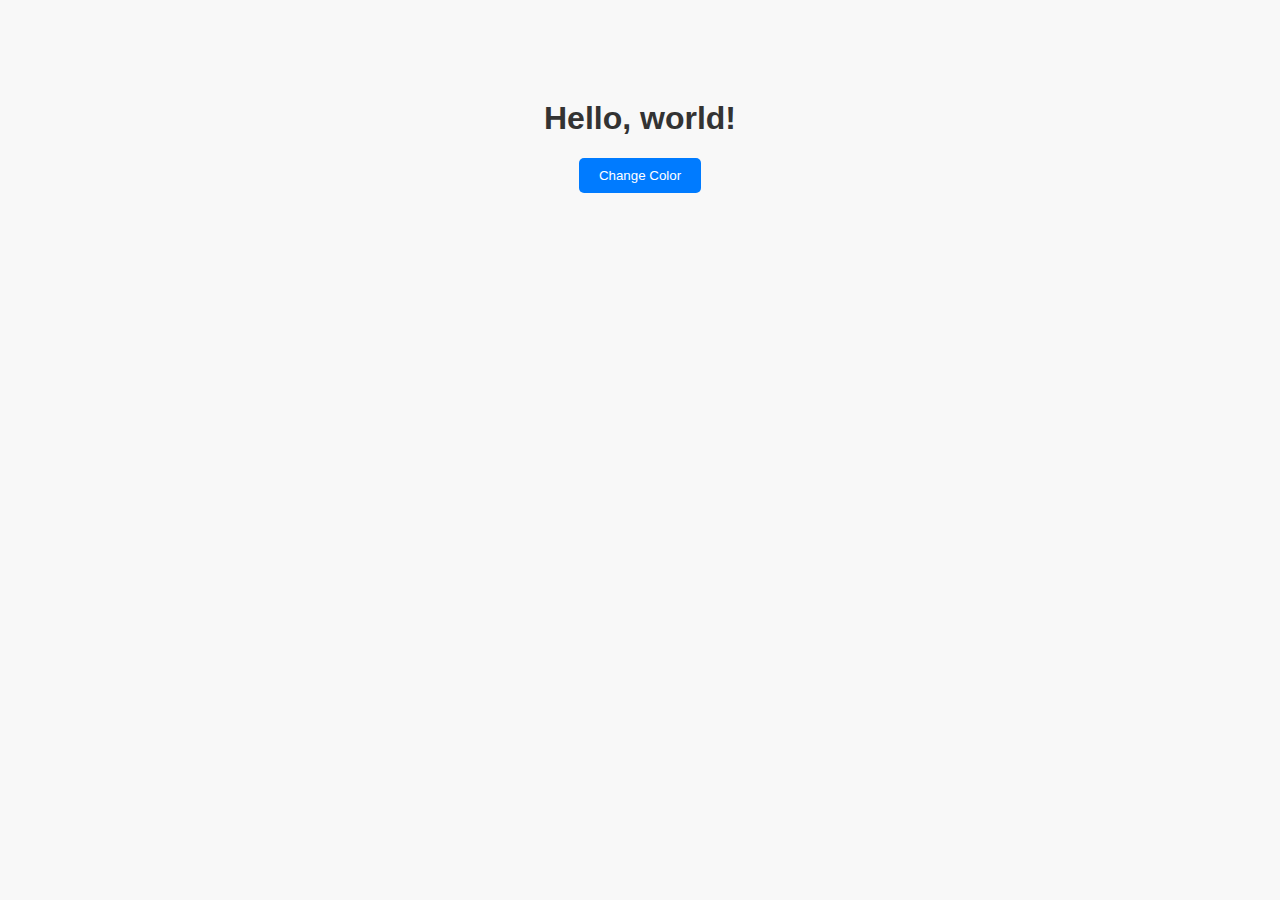
<file: rest/lecture_7_web/index.html>
<!DOCTYPE html>
<html lang="en">
<head>
<meta charset="UTF-8">
<meta name="viewport" content="width=device-width, initial-scale=1.0">
<title>Simple Web Page</title>
<link rel="stylesheet" href="styles.css">
</head>
<body>

<div class="container">
  <h1 id="heading">Hello, world!</h1>
  <button onclick="changeColor()">Change Color</button>
</div>

<script src="script.js"></script>
</body>
</html>


<!-- <!DOCTYPE html>
<html lang="en">
<head>
    <meta charset="UTF-8">
    <meta name="viewport" content="width=device-width, initial-scale=1.0">
    <title>Sample HTML Form</title>
</head>
<body>

    <form action="#" method="post">
        <label for="firstName">First Name:</label><br>
        <input type="text" id="firstName" name="firstName" required><br>

        <label for="lastName">Last Name:</label><br>
        <input type="text" id="lastName" name="lastName" required><br>

        <label for="email">Email:</label><br>
        <input type="email" id="email" name="email" required><br>

        <label for="password">Password:</label><br>
        <input type="password" id="password" name="password" required><br>

        <input type="submit" value="Submit">
    </form>

</body>
</html> -->
</file>
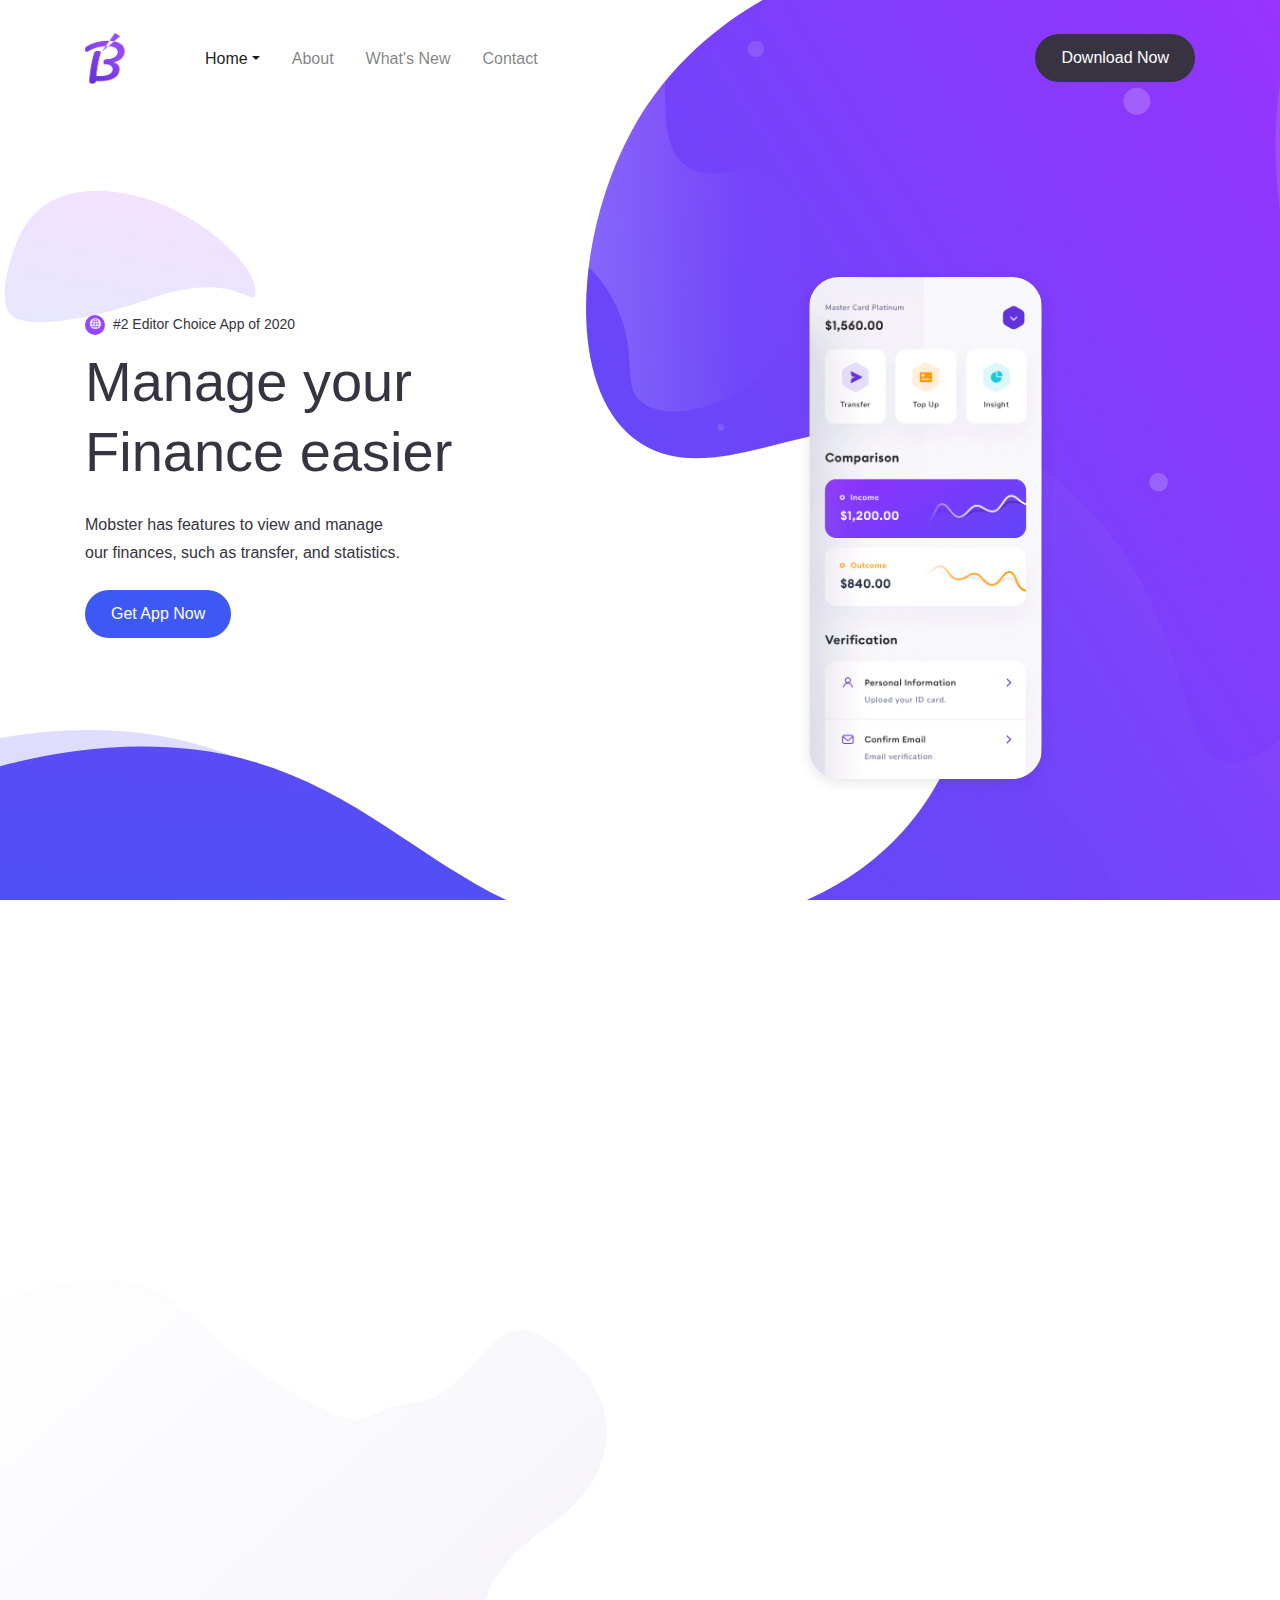
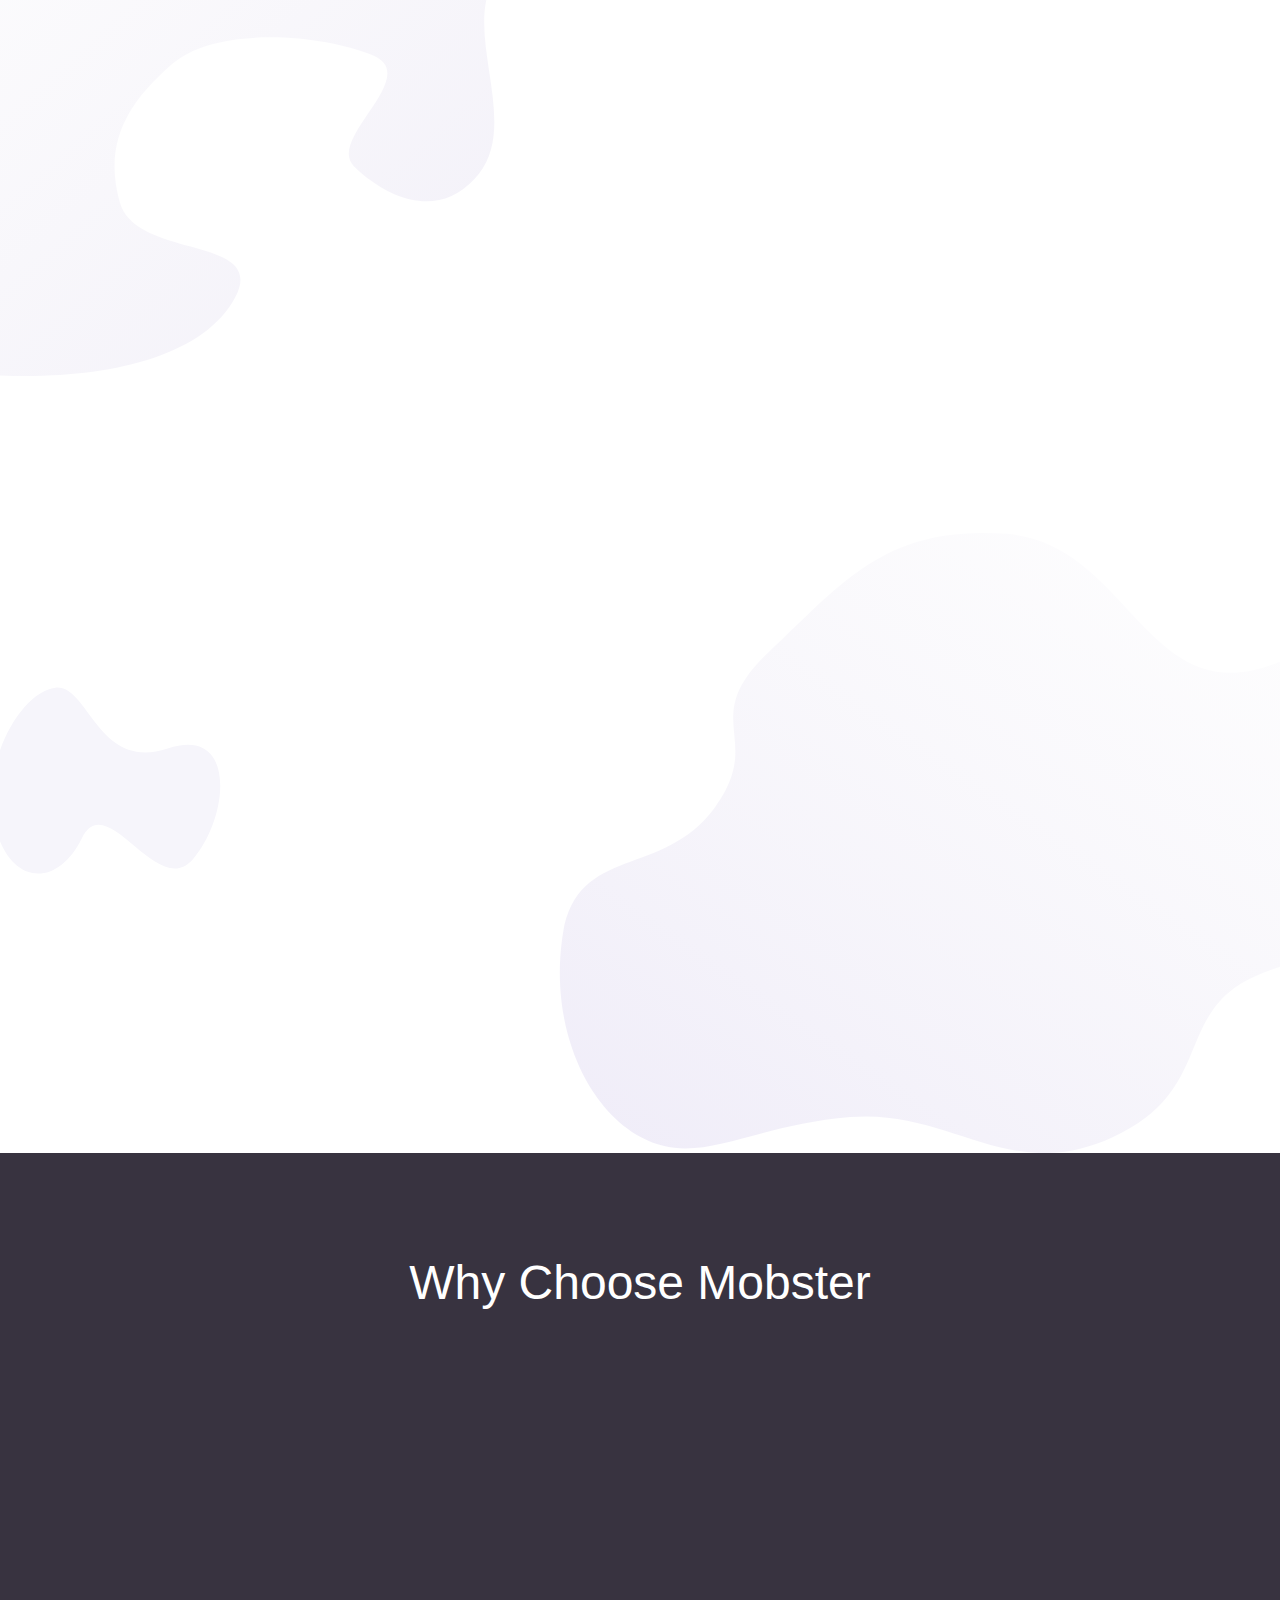
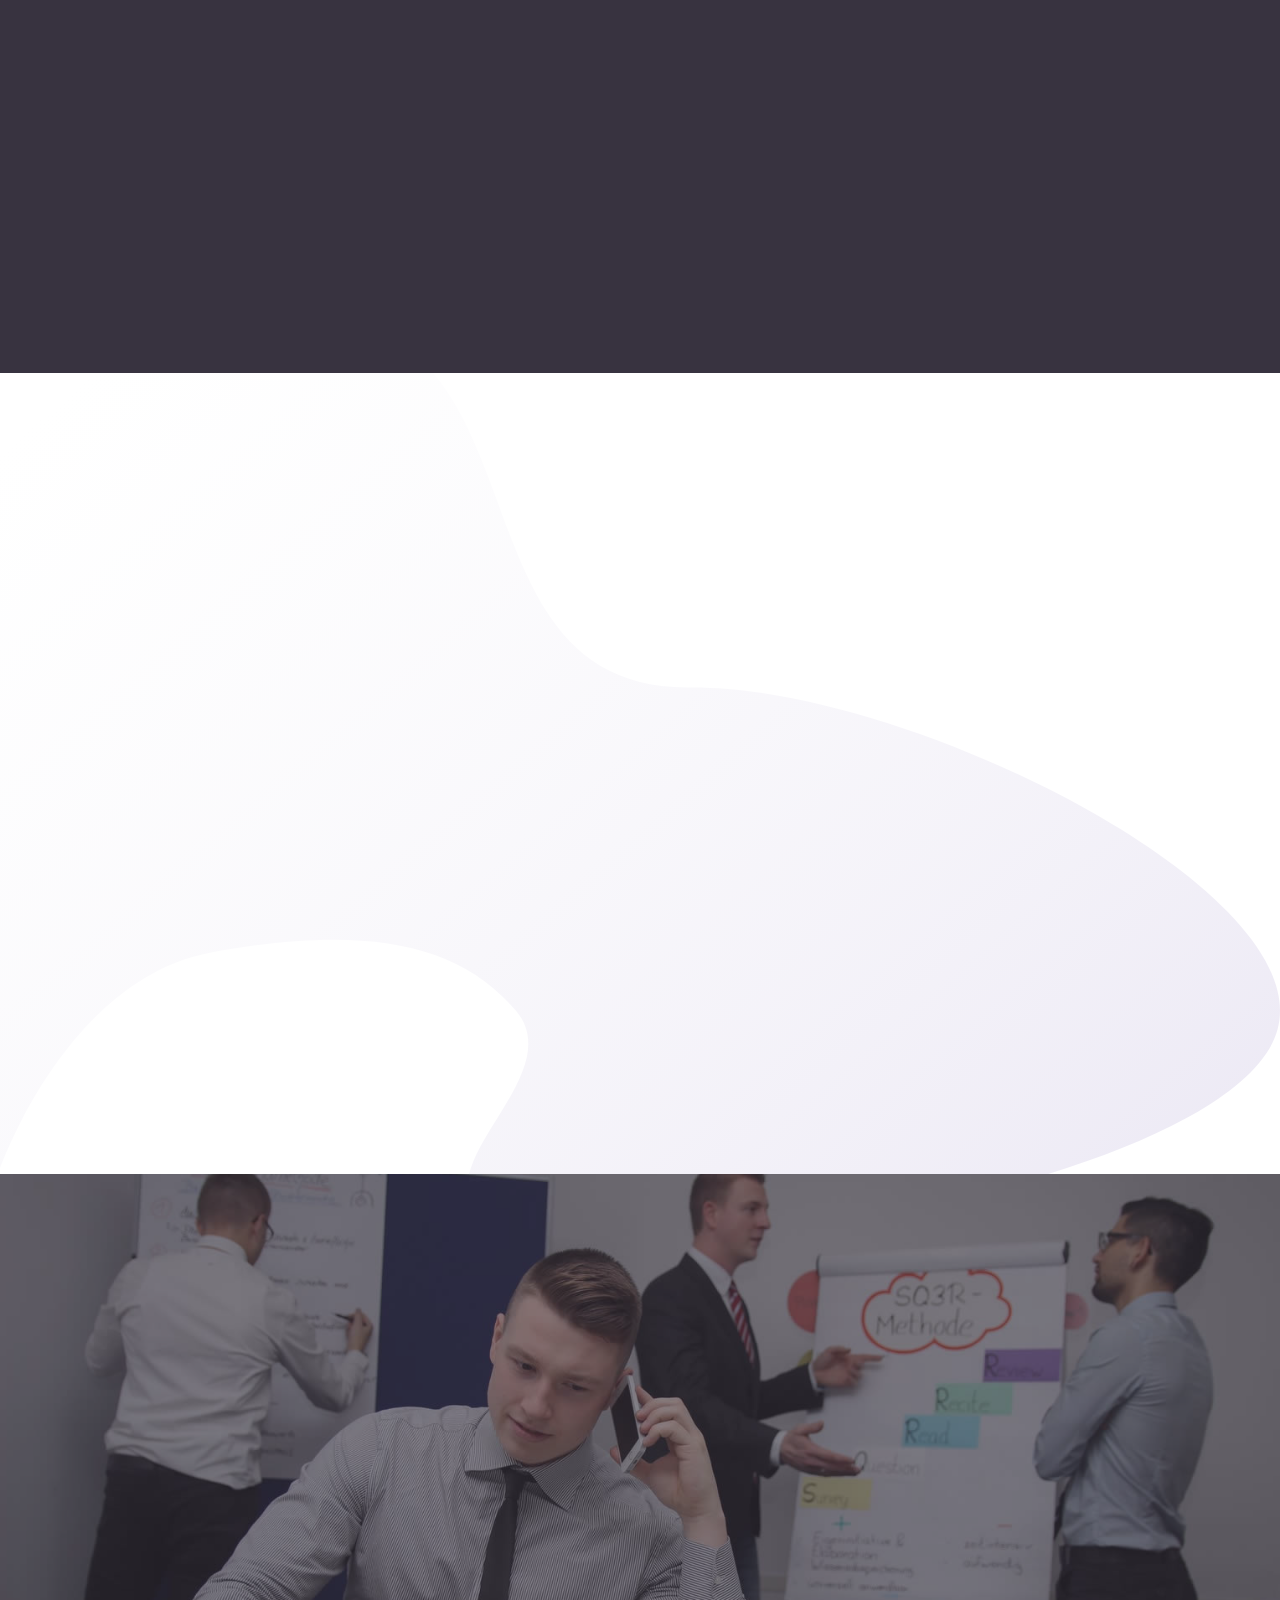
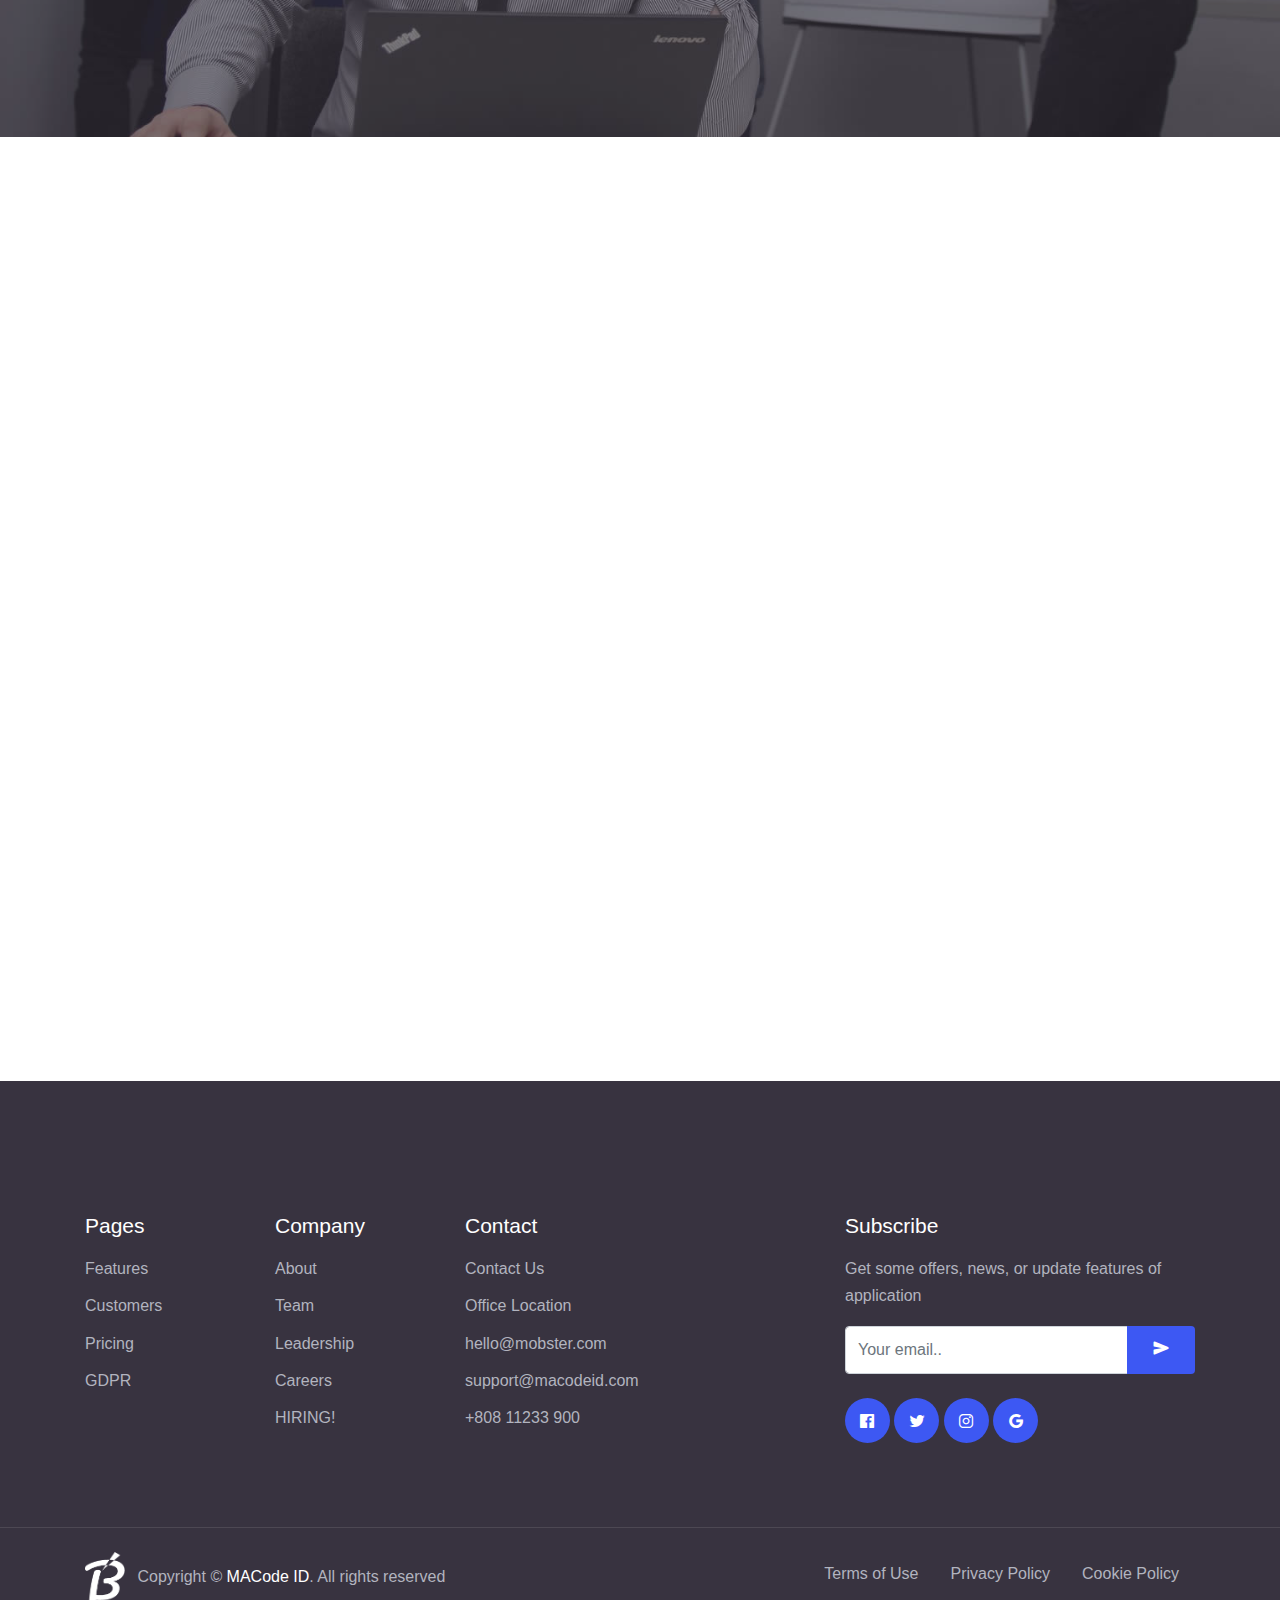
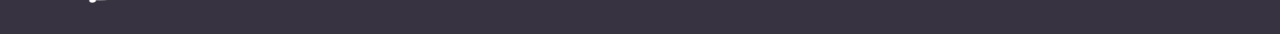
<file: FreeTemp/mobster/html/index.html>
<!DOCTYPE html>
<html lang="en">
<head>
  <meta charset="UTF-8">
  <meta name="viewport" content="width=device-width, initial-scale=1.0">

  <meta http-equiv="X-UA-Compatible" content="ie=edge">
  
  <meta name="description" content="Mobile Application HTML5 Template">

  <meta name="copyright" content="MACode ID, https://www.macodeid.com/">

  <title>Mobster - One page app template</title>

  <link rel="shortcut icon" href="../assets/favicon.png" type="image/x-icon">

  <link rel="stylesheet" href="../assets/css/maicons.css">

  <link rel="stylesheet" href="../assets/vendor/animate/animate.css">

  <link rel="stylesheet" href="../assets/vendor/owl-carousel/css/owl.carousel.min.css">

  <link rel="stylesheet" href="../assets/css/bootstrap.css">

  <link rel="stylesheet" href="../assets/css/mobster.css">

</head>
<body>

<nav class="navbar navbar-expand-lg navbar-light navbar-floating">
  <div class="container">
    <a class="navbar-brand" href="#">
      <img src="../assets/favicon.png" alt="" width="40">
    </a>
    <button class="navbar-toggler" type="button" data-toggle="collapse" data-target="#navbarToggler" aria-controls="navbarToggler" aria-expanded="false" aria-label="Toggle navigation">
      <span class="navbar-toggler-icon"></span>
    </button>
  
    <div class="collapse navbar-collapse" id="navbarToggler">
      <ul class="navbar-nav ml-lg-5 mt-3 mt-lg-0">
        <li class="nav-item dropdown active">
          <a class="nav-link dropdown-toggle" href="#" id="navbarDropdown" data-toggle="dropdown" aria-haspopup="true" aria-expanded="false">Home</a>
          <div class="dropdown-menu" aria-labelledby="navbarDropdown">
            <a class="dropdown-item active" href="index.html">Homepage 1</a>
            <a class="dropdown-item" href="index-2.html">Homepage 2</a>
          </div>
        </li>
        <li class="nav-item">
          <a class="nav-link" href="about.html">About</a>
        </li>
        <li class="nav-item">
          <a class="nav-link" href="updates.html">What's New</a>
        </li>
        <li class="nav-item">
          <a class="nav-link" href="contact.html">Contact</a>
        </li>
      </ul>
      <div class="ml-auto my-2 my-lg-0">
        <button class="btn btn-dark rounded-pill">Download Now</button>
      </div>
    </div>
  </div>
</nav>
  
<div class="page-hero-section bg-image hero-home-1" style="background-image: url(../assets/img/bg_hero_1.svg);">
  <div class="hero-caption pt-5">
    <div class="container h-100">
      <div class="row align-items-center h-100">
        <div class="col-lg-6 wow fadeInUp">
          <div class="badge mb-2"><span class="icon mr-1"><span class="mai-globe"></span></span> #2 Editor Choice App of 2020</div>
          <h1 class="mb-4">Manage your Finance easier</h1>
          <p class="mb-4">Mobster has features to view and manage <br>
          our finances, such as transfer, and statistics.</p>
          <a href="#" class="btn btn-primary rounded-pill">Get App Now</a>
        </div>
        <div class="col-lg-6 d-none d-lg-block wow zoomIn">
          <div class="img-place mobile-preview shadow floating-animate">
            <img src="../assets/img/app_preview_1.png" alt="">
          </div>
        </div>
      </div>
    </div>
  </div>
</div>

<!-- Clients -->
<div class="page-section mt-5">
  <div class="container">
    <div class="row">
      <div class="col-sm-6 col-lg-3 py-3 wow zoomIn">
        <div class="img-place client-img">
          <img src="../assets/img/clients/alter_sport.png" alt="">
        </div>
      </div>
      <div class="col-sm-6 col-lg-3 py-3 wow zoomIn">
        <div class="img-place client-img">
          <img src="../assets/img/clients/cleaning_service.png" alt="">
        </div>
      </div>
      <div class="col-sm-6 col-lg-3 py-3 wow zoomIn">
        <div class="img-place client-img">
          <img src="../assets/img/clients/creative_photo.png" alt="">
        </div>
      </div>
      <div class="col-sm-6 col-lg-3 py-3 wow zoomIn">
        <div class="img-place client-img">
          <img src="../assets/img/clients/global_tv.png" alt="">
        </div>
      </div>
    </div>
  </div>
</div> <!-- End clients -->

<div class="position-realive bg-image" style="background-image: url(../assets/img/pattern_1.svg);">

<div class="page-section">
  <div class="container">
    <div class="row">
      <div class="col-lg-5 py-3">
        <div class="img-place mobile-preview shadow wow zoomIn">
          <img src="../assets/img/app_preview_2.png" alt="">
        </div>
      </div>
      <div class="col-lg-6 py-3 mt-lg-5">
        <div class="iconic-list">
          <div class="iconic-item wow fadeInUp">
            <div class="iconic-md iconic-text bg-warning fg-white rounded-circle">
              <span class="mai-cube"></span>
            </div>
            <div class="iconic-content">
              <h5>Powerful Features</h5>
              <p class="fs-small">Lorem ipsum dolor sit amet, consetetur sadipscing elitr, sed diam nonumy eirmod tempor invidunt ut labore et dolore</p>
            </div>
          </div>
          <div class="iconic-item wow fadeInUp">
            <div class="iconic-md iconic-text bg-info fg-white rounded-circle">
              <span class="mai-shield"></span>
            </div>
            <div class="iconic-content">
              <h5>Fully Secured</h5>
              <p class="fs-small">Lorem ipsum dolor sit amet, consetetur sadipscing elitr, sed diam nonumy eirmod tempor invidunt ut labore et dolore</p>
            </div>
          </div>
          <div class="iconic-item wow fadeInUp">
            <div class="iconic-md iconic-text bg-indigo fg-white rounded-circle">
              <span class="mai-desktop-outline"></span>
            </div>
            <div class="iconic-content">
              <h5>Easy Monitoring</h5>
              <p class="fs-small">Lorem ipsum dolor sit amet, consetetur sadipscing elitr, sed diam nonumy eirmod tempor invidunt ut labore et dolore</p>
            </div>
          </div>
        </div>
      </div>
    </div>
  </div>
</div>

<div class="page-section">
  <div class="container">
    <div class="row">
      <div class="col-lg-6 offset-lg-1 py-3 mt-lg-5 wow fadeInUp">
        <h1 class="mb-4">Ecommerce business opperate easilly</h1>
        <p class="mb-4">Lorem ipsum dolor, sit amet consectetur adipisicing elit. Quos, molestiae, perspiciatis laboriosam quia placeat recusandae repudiandae corrupti similique delectus, aliquam commodi possimus eveniet optio magnam quis vel. Reiciendis, fuga excepturi.</p>
        <a href="#" class="btn btn-outline-primary rounded-pill">How it works</a>
      </div>
      <div class="col-lg-5 py-3">
        <div class="img-place mobile-preview shadow wow zoomIn">
          <img src="../assets/img/app_preview_3.png" alt="">
        </div>
      </div>
    </div>
  </div>
</div>

</div>


<div class="page-section bg-dark fg-white">
  <div class="container">
    <h1 class="text-center">Why Choose Mobster</h1>

    <div class="row justify-content-center mt-5">
      <div class="col-md-6 col-lg-3 py-3">
        <div class="card card-body border-0 bg-transparent text-center wow zoomIn">
          <div class="mb-3">
            <img src="../assets/img/icons/rocket.svg" alt="">
          </div>
          <p class="fs-large">Very Fast</p>
          <p class="fs-small fg-grey">Lorem ipsum dolor sit amet, consetetur sadipscing elitr, sed</p>
        </div>
      </div>
      <div class="col-md-6 col-lg-3 py-3">
        <div class="card card-body border-0 bg-transparent text-center wow zoomIn" data-wow-delay="200ms">
          <div class="mb-3">
            <img src="../assets/img/icons/testimony.svg" alt="">
          </div>
          <p class="fs-large">Happy Client</p>
          <p class="fs-small fg-grey">Lorem ipsum dolor sit amet, consetetur sadipscing elitr, sed</p>
        </div>
      </div>
      <div class="col-md-6 col-lg-3 py-3">
        <div class="card card-body border-0 bg-transparent text-center wow zoomIn" data-wow-delay="400ms">
          <div class="mb-3">
            <img src="../assets/img/icons/promotion.svg" alt="">
          </div>
          <p class="fs-large">Free Ads</p>
          <p class="fs-small fg-grey">Lorem ipsum dolor sit amet, consetetur sadipscing elitr, sed</p>
        </div>
      </div>
      <div class="col-md-6 col-lg-3 py-3">
        <div class="card card-body border-0 bg-transparent text-center wow zoomIn" data-wow-delay="600ms">
          <div class="mb-3">
            <img src="../assets/img/icons/coins.svg" alt="">
          </div>
          <p class="fs-large">Save Money</p>
          <p class="fs-small fg-grey">Lorem ipsum dolor sit amet, consetetur sadipscing elitr, sed</p>
        </div>
      </div>
      <div class="col-md-6 col-lg-3 py-3">
        <div class="card card-body border-0 bg-transparent text-center wow zoomIn" data-wow-delay="800ms">
          <div class="mb-3">
            <img src="../assets/img/icons/support.svg" alt="">
          </div>
          <p class="fs-large">24/7 Support</p>
          <p class="fs-small fg-grey">Lorem ipsum dolor sit amet, consetetur sadipscing elitr, sed</p>
        </div>
      </div>
      <div class="col-md-6 col-lg-3 py-3">
        <div class="card card-body border-0 bg-transparent text-center wow zoomIn" data-wow-delay="1000ms">
          <div class="mb-3">
            <img src="../assets/img/icons/laptop.svg" alt="">
          </div>
          <p class="fs-large">Full Features</p>
          <p class="fs-small fg-grey">Lorem ipsum dolor sit amet, consetetur sadipscing elitr, sed</p>
        </div>
      </div>
    </div>
  </div>
</div>

<div class="page-section bg-image" style="background-image: url(../assets/img/pattern_2.svg);">
  <div class="container">
    <div class="row justify-content-center align-items-center">
      <div class="col-lg-5 mb-5 mb-lg-0 wow fadeInUp">
        <h1 class="mb-4">Pricing Plan</h1>
        <p class="mb-5">Lorem ipsum dolor sit amet consectetur adipisicing elit. Dolores inventore maxime ipsa eligendi quibusdam velit maiores adipisci odit, exercitationem cumque iusto at debitis reiciendis a, ipsum aliquam reprehenderit. Sed, delectus.</p>
        <a href="#" class="btn btn-gradient btn-split-icon rounded-pill">
          <span class="icon mai-call-outline"></span> Custom Plan
        </a>
      </div>
      <div class="col-lg-7">
        <div class="pricing-table">
          <div class="pricing-item active wow zoomIn">
            <div class="pricing-header">
              <h5>Business Plan</h5>
              <h1 class="fw-normal">$49.00</h1>
            </div>
            <div class="pricing-body">
              <ul class="theme-list">
                <li class="list-item">Push Notification</li>
                <li class="list-item">Unlimited Bandwith</li>
                <li class="list-item">Realtime Database</li>
                <li class="list-item">Monthly Backup</li>
                <li class="list-item">24/7 Support</li>
              </ul>
            </div>
            <button class="btn btn-dark">Choose Plan</button>
          </div>
          <div class="pricing-item wow zoomIn" data-wow-delay="200ms">
            <div class="pricing-header">
              <h5>Starter Plan</h5>
              <h1 class="fw-normal">$24.00</h1>
            </div>
            <div class="pricing-body">
              <ul class="theme-list">
                <li class="list-item">Push Notification</li>
                <li class="list-item">Unlimited Bandwith</li>
                <li class="list-item">Realtime Database</li>
                <li class="list-item">Monthly Backup</li>
                <li class="list-item">24/7 Support</li>
              </ul>
            </div>
            <button class="btn btn-dark">Choose Plan</button>
          </div>
        </div>
      </div>
    </div>
  </div>
</div>

<div class="page-section bg-image bg-image-overlay-dark" style="background-image: url(../assets/img/bg_testimonials.jpg);">
  <div class="container fg-white">
    <div class="row">
      <div class="col-md-8 col-lg-6 offset-lg-1 wow fadeInUp">
        <h2 class="mb-5 fg-white fw-normal">Customer Stories</h2>
        <p class="fs-large font-italic">Lorem ipsum dolor, sit amet consectetur adipisicing elit. Mollitia voluptates facere explicabo! Rerum necessitatibus cum qui veritatis reprehenderit, neque sapiente consequatur atque eaque molestias, est, quod totam quo laudantium ratione.</p>
        <p class="fs-large fg-grey fw-medium mb-5">John Doe, UI Designer</p>

        <a href="#" class="btn btn-outline-light rounded-pill">Read Stories <span class="mai-chevron-forward"></span></a>
      </div>
    </div>
  </div>
</div>

<div class="page-section">
  <div class="container">
    <div class="row">
      <div class="col-lg-7 py-3 mb-5 mb-lg-0">
        <div class="img-place w-lg-75 wow zoomIn">
          <img src="../assets/img/illustration_contact.svg" alt="">
        </div>
      </div>
      <div class="col-lg-5 py-3">
        <h1 class="wow fadeInUp">Need a help? <br>
        Don't worry just contact us</h1>

        <form method="POST" class="mt-5">
          <div class="form-group wow fadeInUp">
            <label for="name" class="fw-medium fg-grey">Fullname</label>
            <input type="text" class="form-control" id="name">
          </div>

          <div class="form-group wow fadeInUp">
            <label for="email" class="fw-medium fg-grey">Email</label>
            <input type="text" class="form-control" id="email">
          </div>

          <div class="form-group wow fadeInUp">
            <label for="message" class="fw-medium fg-grey">Message</label>
            <textarea rows="6" class="form-control" id="message"></textarea>
          </div>

          <div class="form-group mt-4 wow fadeInUp">
            <button type="submit" class="btn btn-primary">Send Message</button>
          </div>
        </form>
      </div>
    </div>
  </div>
</div>

<div class="page-footer-section bg-dark fg-white">
  <div class="container">
    <div class="row mb-5 py-3">
      <div class="col-sm-6 col-lg-2 py-3">
        <h5 class="mb-3">Pages</h5>
        <ul class="menu-link">
          <li><a href="#" class="">Features</a></li>
          <li><a href="#" class="">Customers</a></li>
          <li><a href="#" class="">Pricing</a></li>
          <li><a href="#" class="">GDPR</a></li>
        </ul>
      </div>
      <div class="col-sm-6 col-lg-2 py-3">
        <h5 class="mb-3">Company</h5>
        <ul class="menu-link">
          <li><a href="#" class="">About</a></li>
          <li><a href="#" class="">Team</a></li>
          <li><a href="#" class="">Leadership</a></li>
          <li><a href="#" class="">Careers</a></li>
          <li><a href="#" class="">HIRING!</a></li>
        </ul>
      </div>
      <div class="col-md-6 col-lg-4 py-3">
        <h5 class="mb-3">Contact</h5>
        <ul class="menu-link">
          <li><a href="#" class="">Contact Us</a></li>
          <li><a href="#" class="">Office Location</a></li>
          <li><a href="#" class="">hello@mobster.com</a></li>
          <li><a href="#" class="">support@macodeid.com</a></li>
          <li><a href="#" class="">+808 11233 900</a></li>
        </ul>
      </div>
      <div class="col-md-6 col-lg-4 py-3">
        <h5 class="mb-3">Subscribe</h5>
        <p>Get some offers, news, or update features of application</p>
        <form method="POST">
          <div class="input-group">
            <input type="text" class="form-control" placeholder="Your email..">
            <div class="input-group-append">
              <button type="submit" class="btn btn-primary"><span class="mai-send"></span></button>
            </div>
          </div>
        </form>

        <!-- Social Media Button -->
        <div class="mt-4">
          <a href="#" class="btn btn-fab btn-primary fg-white"><span class="mai-logo-facebook"></span></a>
          <a href="#" class="btn btn-fab btn-primary fg-white"><span class="mai-logo-twitter"></span></a>
          <a href="#" class="btn btn-fab btn-primary fg-white"><span class="mai-logo-instagram"></span></a>
          <a href="#" class="btn btn-fab btn-primary fg-white"><span class="mai-logo-google"></span></a>
        </div>
      </div>
    </div>
  </div>

  <hr>

  <div class="container">
    <div class="row">
      <div class="col-12 col-md-6 py-2">
        <img src="../assets/favicon-light.png" alt="" width="40">
        <!-- Please don't remove or modify the credits below -->
        <p class="d-inline-block ml-2">Copyright &copy; <a href="https://www.macodeid.com/" class="fg-white fw-medium">MACode ID</a>. All rights reserved</p>
      </div>
      <div class="col-12 col-md-6 py-2">
        <ul class="nav justify-content-end">
          <li class="nav-item"><a href="#" class="nav-link">Terms of Use</a></li>
          <li class="nav-item"><a href="#" class="nav-link">Privacy Policy</a></li>
          <li class="nav-item"><a href="#" class="nav-link">Cookie Policy</a></li>
        </ul>
      </div>
    </div>
  </div>
</div>

<script src="../assets/js/jquery-3.5.1.min.js"></script>

<script src="../assets/js/bootstrap.bundle.min.js"></script>

<script src="../assets/vendor/owl-carousel/js/owl.carousel.min.js"></script>

<script src="../assets/vendor/wow/wow.min.js"></script>

<script src="../assets/js/mobster.js"></script>

</body>
</html>
</file>
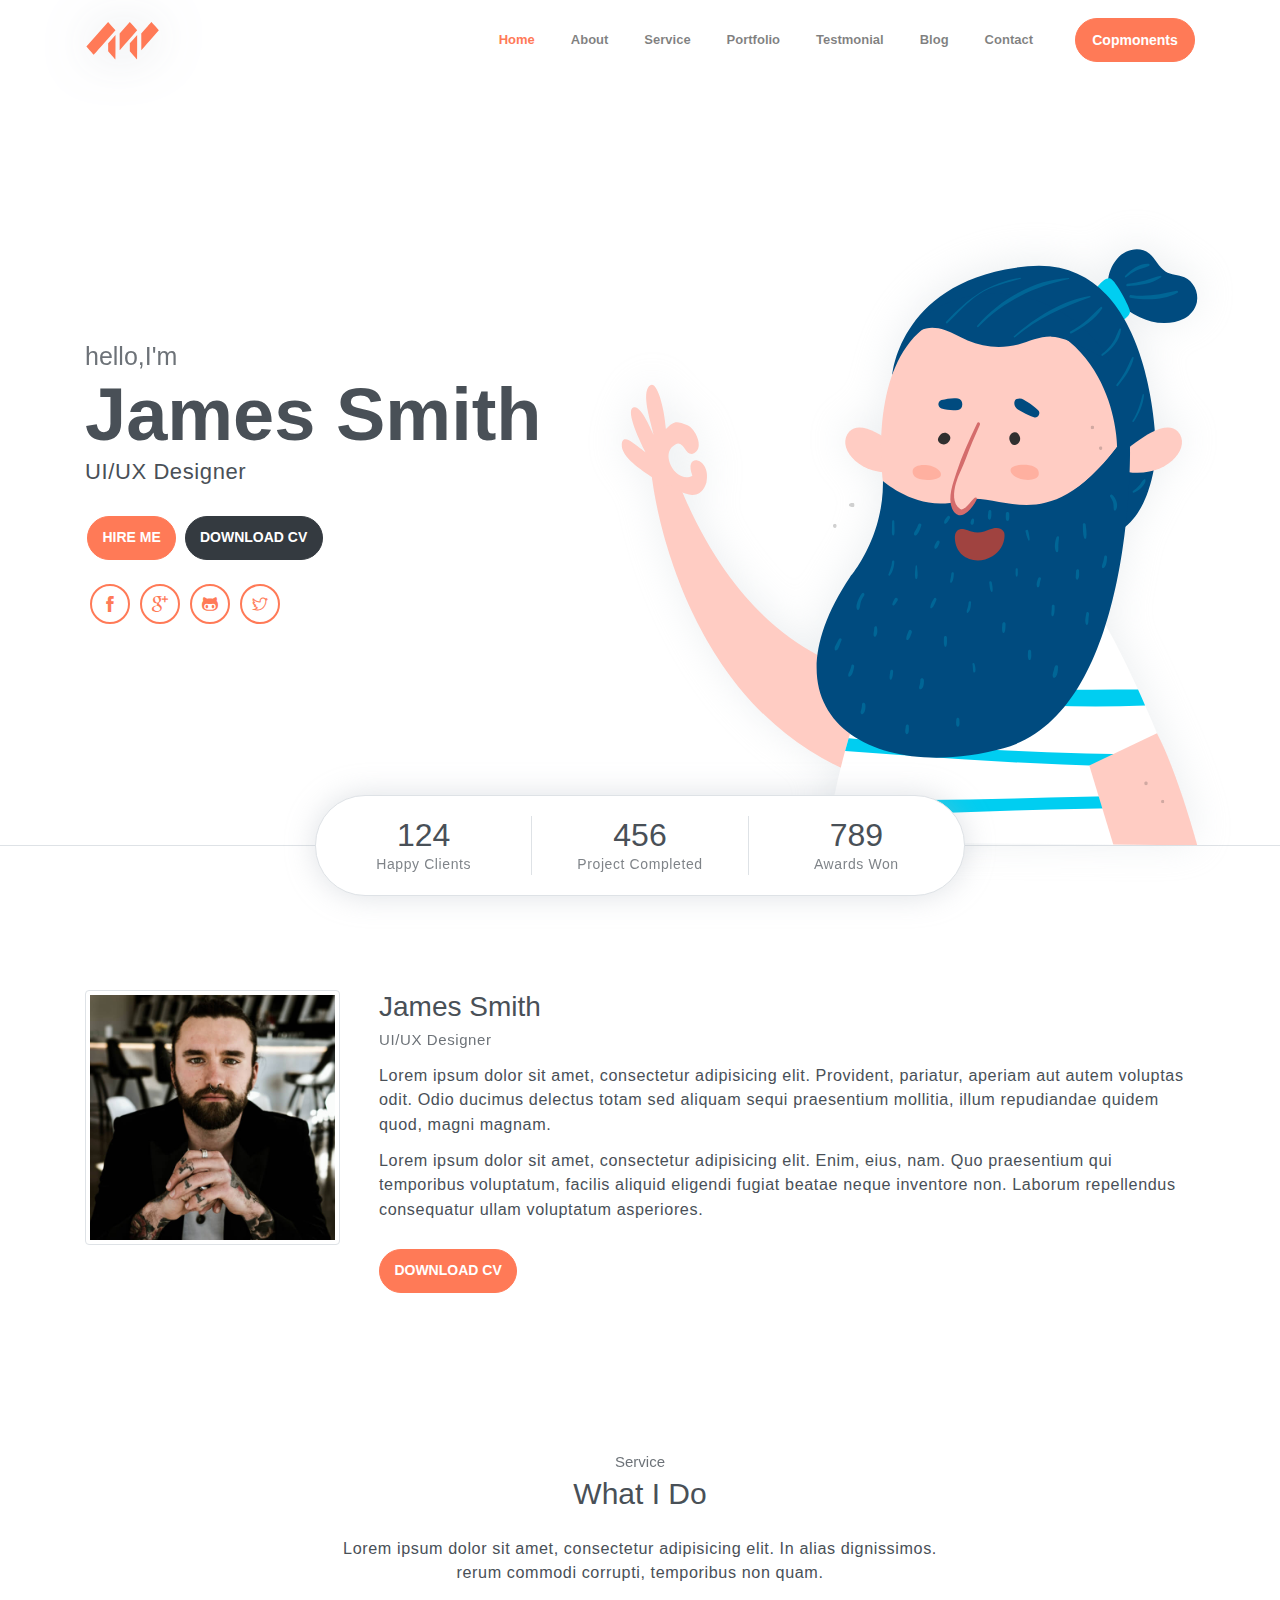
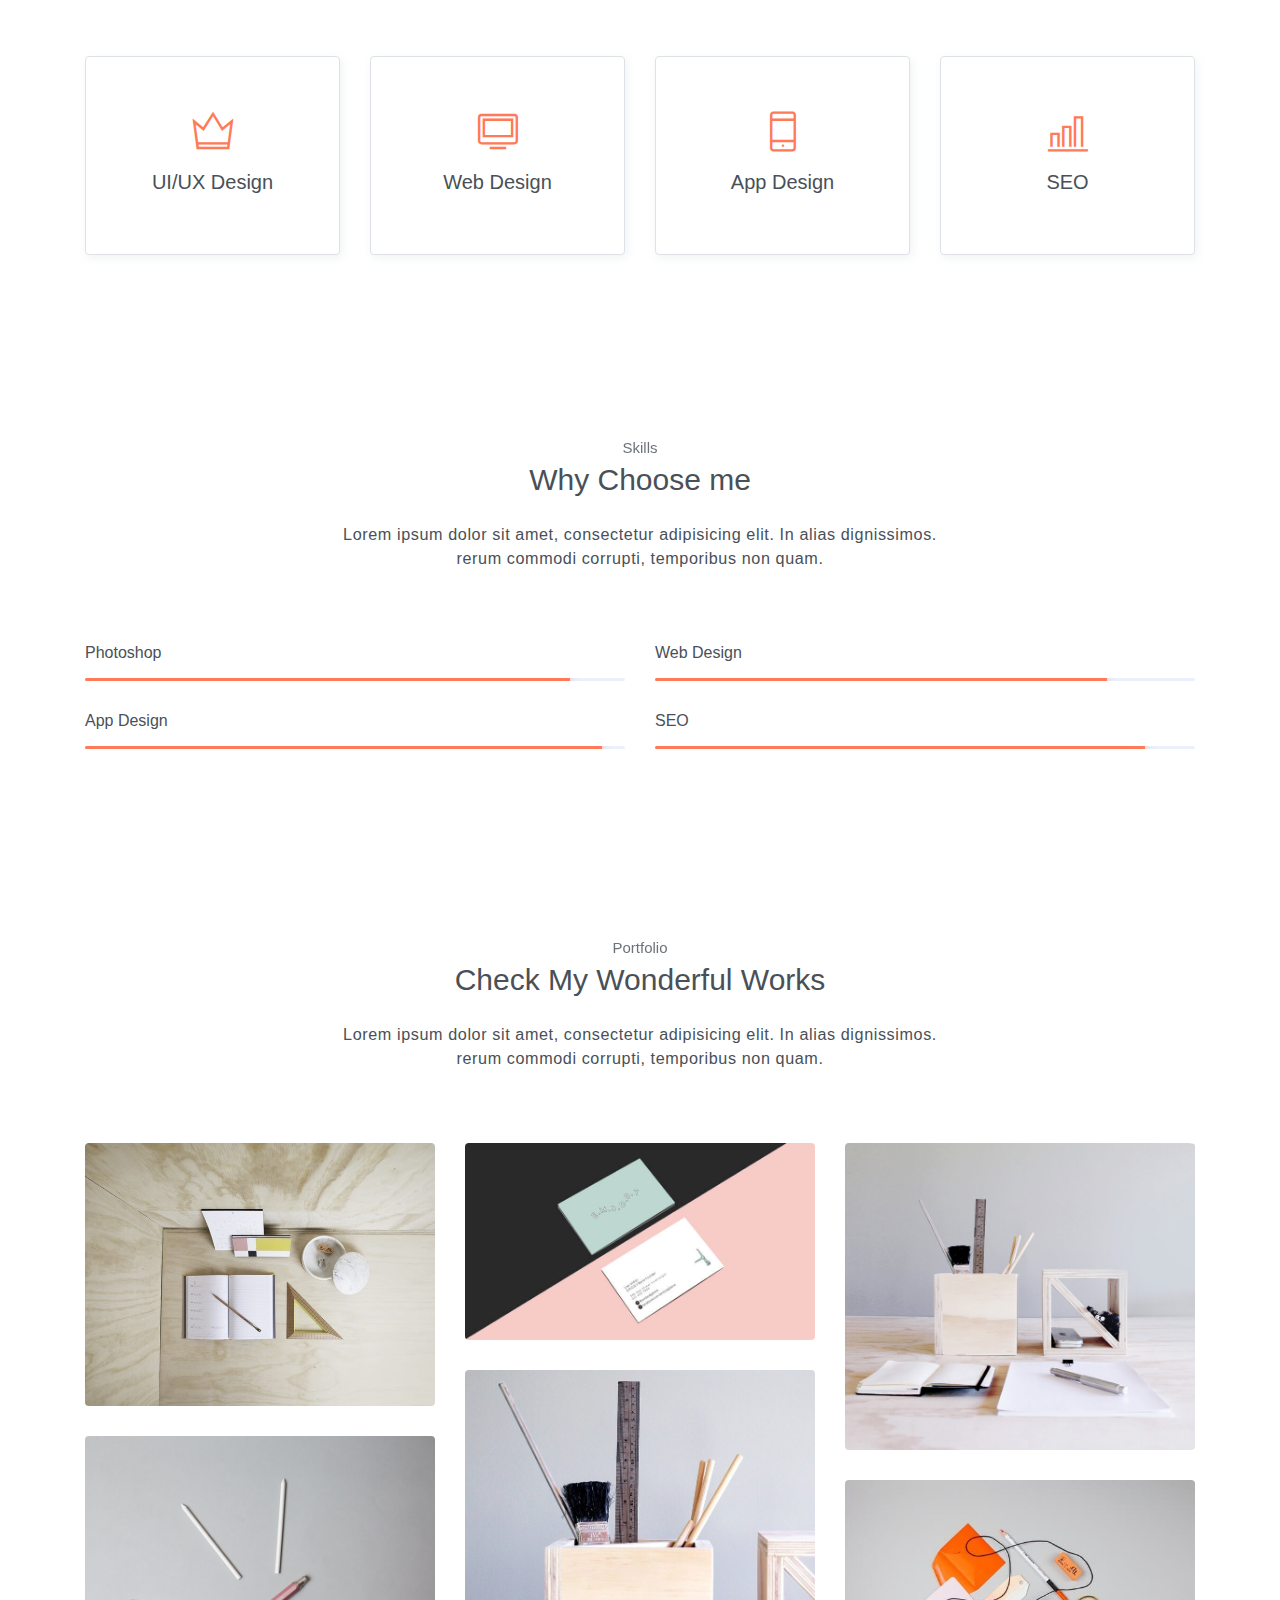
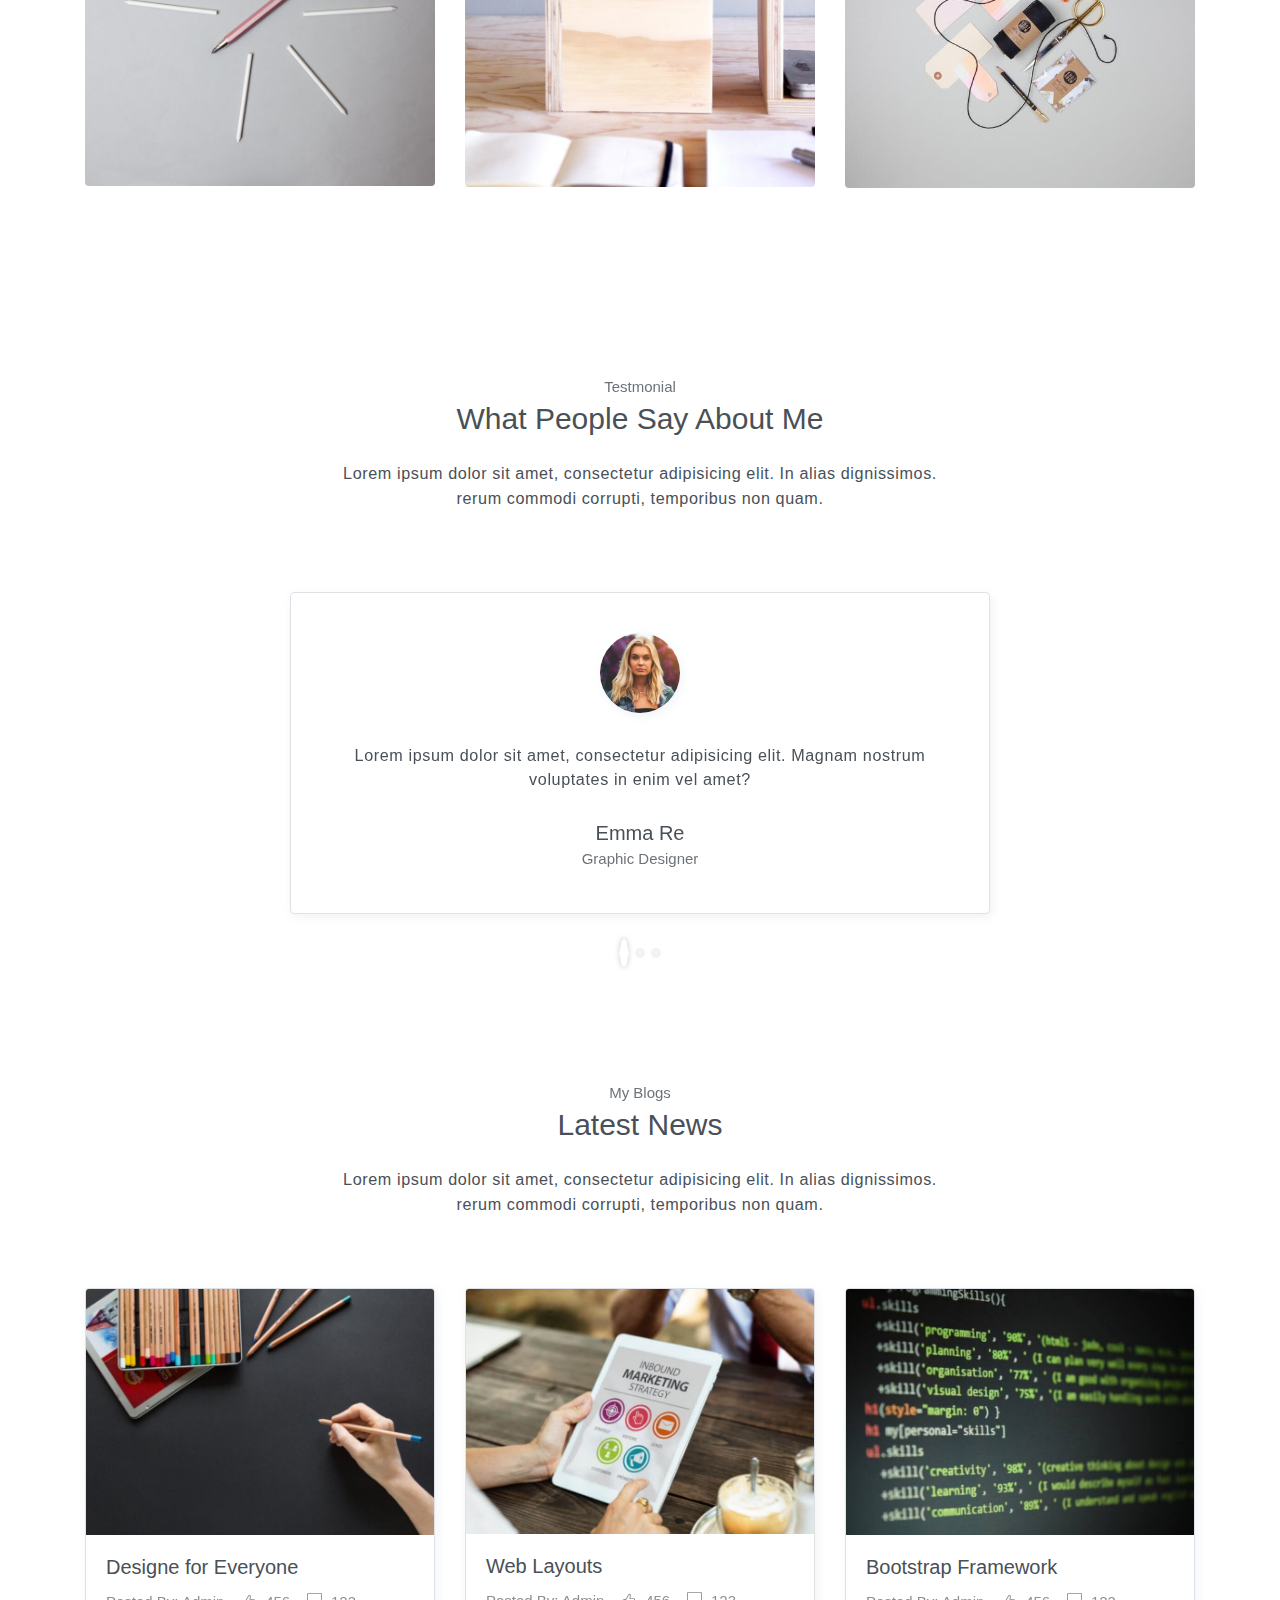
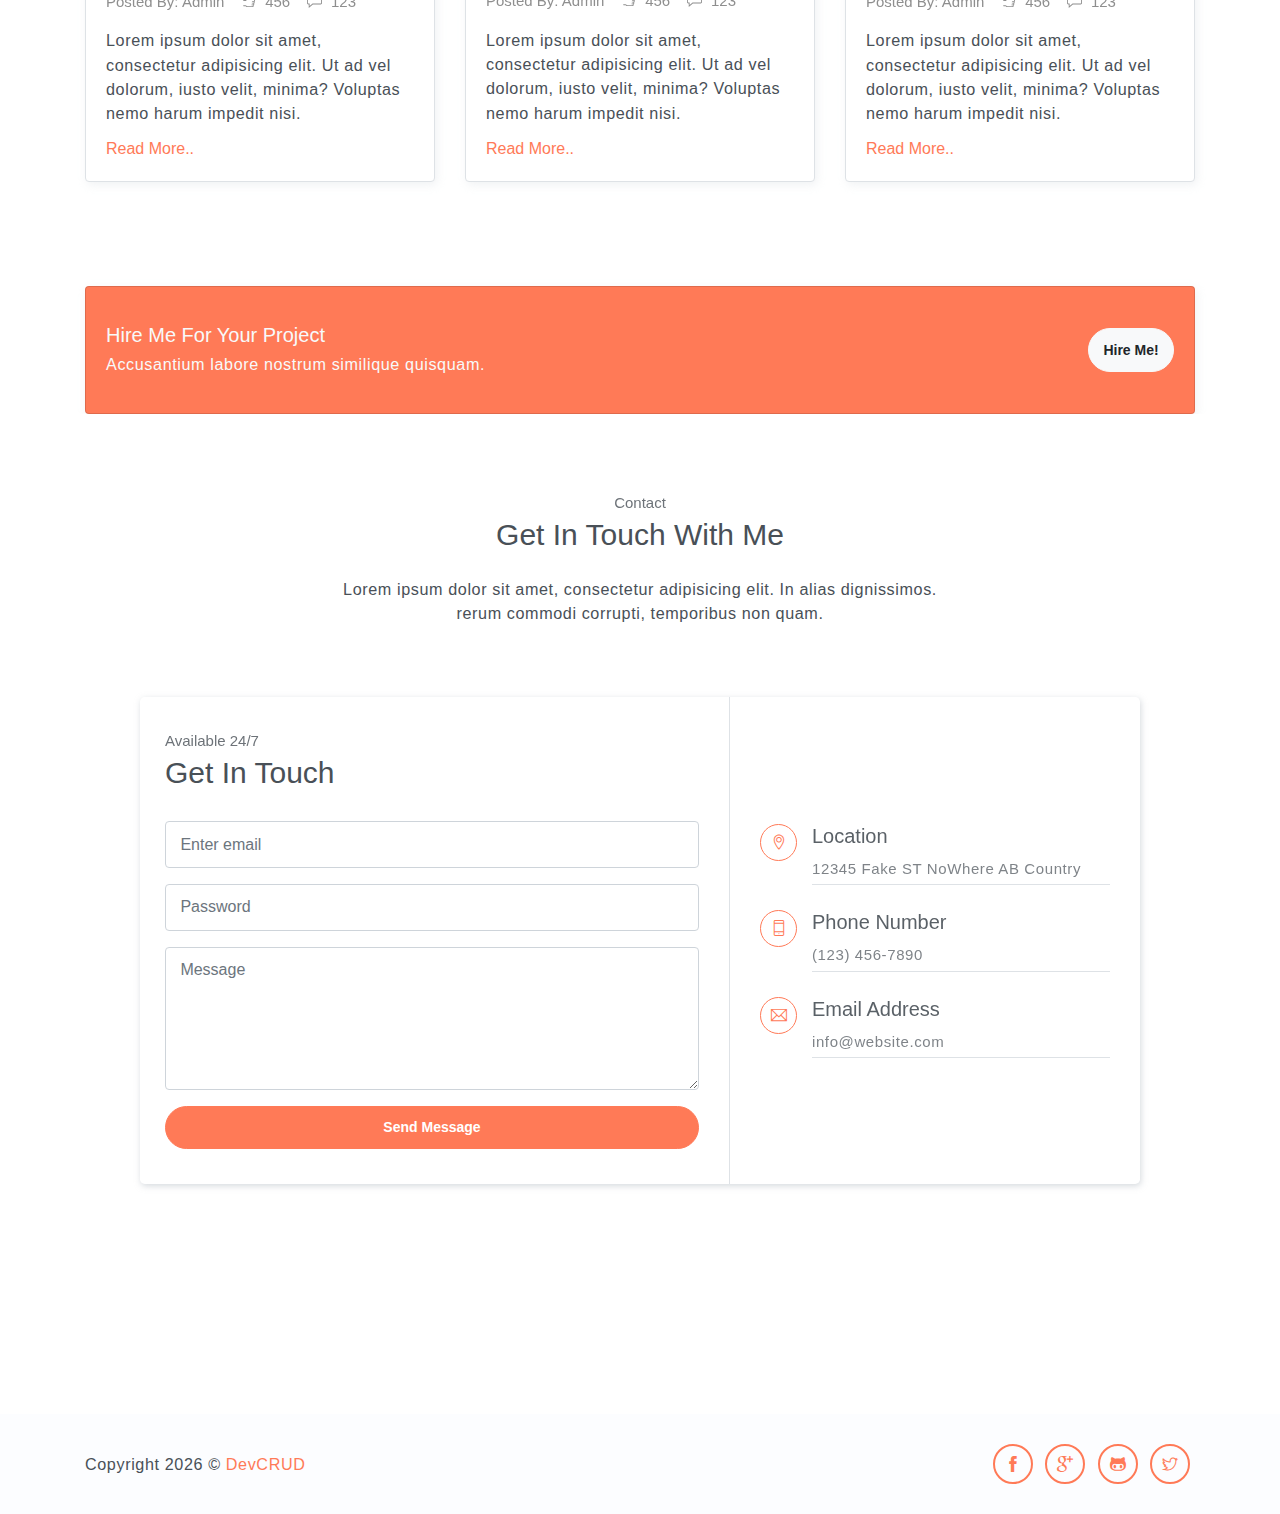
<file: FreeTemp/steller/public_html/index.html>
<!DOCTYPE html>
<html lang="en">
<head>
	<meta charset="utf-8">
    <meta name="viewport" content="width=device-width, initial-scale=1, shrink-to-fit=no">
    <meta name="description" content="Start your development with Steller landing page.">
    <meta name="author" content="Devcrud">
    <title>Steller Landing page | Free Bootstrap 4.1 landing page</title>
    <!-- font icons -->
    <link rel="stylesheet" href="assets/vendors/themify-icons/css/themify-icons.css">
    <!-- Bootstrap + Steller main styles -->
	<link rel="stylesheet" href="assets/css/steller.css">
</head>
<body data-spy="scroll" data-target=".navbar" data-offset="40" id="home">

    <!-- Page navigation -->
    <nav class="navbar navbar-expand-lg navbar-light fixed-top" data-spy="affix" data-offset-top="0">
        <div class="container">
            <a class="navbar-brand" href="#"><img src="assets/imgs/logo.svg" alt=""></a>
            <button class="navbar-toggler" type="button" data-toggle="collapse" data-target="#navbarSupportedContent" aria-controls="navbarSupportedContent" aria-expanded="false" aria-label="Toggle navigation">
                <span class="navbar-toggler-icon"></span>
            </button>

            <div class="collapse navbar-collapse" id="navbarSupportedContent">
                <ul class="navbar-nav ml-auto align-items-center">
                    <li class="nav-item">
                        <a class="nav-link" href="#home">Home</a>
                    </li>
                    <li class="nav-item">
                        <a class="nav-link" href="#about">About</a>
                    </li>
                    <li class="nav-item">
                        <a class="nav-link" href="#service">Service</a>
                    </li>                   
                    <li class="nav-item">
                        <a class="nav-link" href="#portfolio">Portfolio</a>
                    </li>
                    <li class="nav-item">
                        <a class="nav-link" href="#testmonial">Testmonial</a>
                    </li>
                    <li class="nav-item">
                        <a class="nav-link" href="#blog">Blog</a>
                    </li>
                    <li class="nav-item">
                        <a class="nav-link" href="#contact">Contact</a>
                    </li>
                    <li class="nav-item">
                        <a class="- btn btn-primary rounded ml-4" href="components.html">Copmonents</a>
                    </li>
                </ul>
            </div>
        </div>          
    </nav>
    <!-- End of page navibation -->

    <!-- Page Header -->
    <header class="header" id="home">
        <div class="container">
            <div class="infos">
                <h6 class="subtitle">hello,I'm</h6>
                <h6 class="title">James Smith</h6>
                <p>UI/UX Designer</p>

                <div class="buttons pt-3">
                    <button class="btn btn-primary rounded">HIRE ME</button>
                    <button class="btn btn-dark rounded">DOWNLOAD CV</button>
                </div>      

                <div class="socials mt-4">
                    <a class="social-item" href="javascript:void(0)"><i class="ti-facebook"></i></a>
                    <a class="social-item" href="javascript:void(0)"><i class="ti-google"></i></a>
                    <a class="social-item" href="javascript:void(0)"><i class="ti-github"></i></a>
                    <a class="social-item" href="javascript:void(0)"><i class="ti-twitter"></i></a>
                </div>
            </div>              
            <div class="img-holder">
                <img src="assets/imgs/man.svg" alt="">
            </div>      
        </div>  

        <!-- Header-widget -->
        <div class="widget">
            <div class="widget-item">
                <h2>124</h2>
                <p>Happy Clients</p>
            </div>
            <div class="widget-item">
                <h2>456</h2>
                <p>Project Completed</p>
            </div>
            <div class="widget-item">
                <h2>789</h2>
                <p>Awards Won</p>
            </div>
        </div>
    </header>
    <!-- End of Page Header -->
    
    <!-- About section -->
    <section id="about" class="section mt-3">
        <div class="container mt-5">
            <div class="row text-center text-md-left">
                <div class="col-md-3">
                    <img src="assets/imgs/avatar.jpg" alt="" class="img-thumbnail mb-4">
                </div>
                <div class="pl-md-4 col-md-9">
                    <h6 class="title">James Smith</h6>
                    <p class="subtitle">UI/UX Designer</p>
                    <p>Lorem ipsum dolor sit amet, consectetur adipisicing elit. Provident, pariatur, aperiam aut autem voluptas odit. Odio ducimus delectus totam sed aliquam sequi praesentium mollitia, illum repudiandae quidem quod, magni magnam.</p>
                    <p>Lorem ipsum dolor sit amet, consectetur adipisicing elit. Enim, eius, nam. Quo praesentium qui temporibus voluptatum, facilis aliquid eligendi fugiat beatae neque inventore non. Laborum repellendus consequatur ullam voluptatum asperiores.</p>
                    <button class="btn btn-primary rounded mt-3">DOWNLOAD CV</button>                   
                </div>
            </div>
        </div>
    </section>

    <!-- Service section -->
    <section id="service" class="section">
        <div class="container text-center">
            <h6 class="subtitle">Service</h6>
            <h6 class="section-title mb-4">What I Do</h6>
            <p class="mb-5 pb-4">Lorem ipsum dolor sit amet, consectetur adipisicing elit. In alias dignissimos. <br> rerum commodi corrupti, temporibus non quam.</p>

            <div class="row">
                <div class="col-sm-6 col-md-3 mb-4">
                    <div class="custom-card card border">
                        <div class="card-body">
                            <i class="icon ti-crown"></i>
                            <h5>UI/UX Design</h5>
                        </div>
                    </div>
                </div>
                <div class="col-sm-6 col-md-3 mb-4">
                    <div class="custom-card card border">
                        <div class="card-body">
                            <i class="icon ti-desktop"></i>
                            <h5>Web Design</h5>
                        </div>
                    </div>
                </div>
                <div class="col-sm-6 col-md-3 mb-4">
                    <div class="custom-card card border">
                        <div class="card-body">
                            <i class="icon ti-mobile"></i>
                            <h5>App Design</h5>
                        </div>
                    </div>
                </div>
                <div class="col-sm-6 col-md-3 mb-4">
                    <div class="custom-card card border">
                        <div class="card-body">
                            <i class="icon ti-bar-chart"></i>
                            <h5>SEO</h5>
                        </div>
                    </div>
                </div>
            </div>
        </div>
    </section>
    <!-- End of Sectoin -->

    <!-- Skills section -->
    <section class="section">
        <div class="container text-center">
            <h6 class="subtitle">Skills</h6>
            <h6 class="section-title mb-4">Why Choose me</h6>
            <p class="mb-5 pb-4">Lorem ipsum dolor sit amet, consectetur adipisicing elit. In alias dignissimos. <br> rerum commodi corrupti, temporibus non quam.</p>

            <div class="row text-left">
                <div class="col-sm-6">
                    <h6 class="mb-3">Photoshop</h6>
                    <div class="progress">
                        <div class="progress-bar bg-primary" role="progressbar" style="width: 89%;" aria-valuenow="25" aria-valuemin="0" aria-valuemax="100"><span>89%</span></div>
                    </div>
                </div>
                <div class="col-sm-6">
                    <h6 class="mb-3">Web Design</h6>
                    <div class="progress">
                        <div class="progress-bar bg-primary" role="progressbar" style="width: 83%;" aria-valuenow="25" aria-valuemin="0" aria-valuemax="100"><span>83%</span></div>
                    </div>
                </div>
                <div class="col-sm-6">
                    <h6 class="mb-3">App Design</h6>
                    <div class="progress">
                        <div class="progress-bar bg-primary" role="progressbar" style="width: 95%;" aria-valuenow="25" aria-valuemin="0" aria-valuemax="100"><span>95%</span></div>
                    </div>
                </div>
                <div class="col-sm-6">
                    <h6 class="mb-3">SEO</h6>
                    <div class="progress">
                        <div class="progress-bar bg-primary" role="progressbar" style="width: 90%;" aria-valuenow="25" aria-valuemin="0" aria-valuemax="100"><span>90%</span></div>
                    </div>
                </div>
            </div>  
        </div>
    </section>
    <!-- End of Skills sections -->

    <!-- Portfolio section -->
    <section id="portfolio" class="section">
        <div class="container text-center">
            <h6 class="subtitle">Portfolio</h6>
            <h6 class="section-title mb-4">Check My Wonderful Works</h6>
            <p class="mb-5 pb-4">Lorem ipsum dolor sit amet, consectetur adipisicing elit. In alias dignissimos. <br> rerum commodi corrupti, temporibus non quam.</p>

            <div class="row">
                <div class="col-sm-4">
                    <div class="img-wrapper">
                        <img src="assets/imgs/folio-1.jpg" alt="">
                        <div class="overlay">
                            <div class="overlay-infos">
                                <h5>Project Title</h5>
                                <a href="javascript:void(0)"><i class="ti-zoom-in"></i></a>
                                <a href="javascript:void(0)"><i class="ti-link"></i></a>
                            </div>  
                        </div>
                    </div>
                    <div class="img-wrapper">
                        <img src="assets/imgs/folio-2.jpg" alt="">
                        <div class="overlay">
                            <div class="overlay-infos">
                                <h5>Project Title</h5>
                                <a href="javascript:void(0)"><i class="ti-zoom-in"></i></a>
                                <a href="javascript:void(0)"><i class="ti-link"></i></a>
                            </div>                              
                        </div>
                    </div>                  
                </div>
                <div class="col-sm-4">
                    <div class="img-wrapper">
                        <img src="assets/imgs/folio-3.jpg" alt="">
                        <div class="overlay">
                            <div class="overlay-infos">
                                <h5>Project Title</h5>
                                <a href="javascript:void(0)"><i class="ti-zoom-in"></i></a>
                                <a href="javascript:void(0)"><i class="ti-link"></i></a>
                            </div>  
                        </div>
                    </div>
                    <div class="img-wrapper">
                        <img src="assets/imgs/folio-4.jpg" alt="">
                        <div class="overlay">
                            <div class="overlay-infos">
                                <h5>Project Title</h5>
                                <a href="javascript:void(0)"><i class="ti-zoom-in"></i></a>
                                <a href="javascript:void(0)"><i class="ti-link"></i></a>
                            </div>                              
                        </div>
                    </div>                  
                </div>
                <div class="col-sm-4">
                    <div class="img-wrapper">
                        <img src="assets/imgs/folio-5.jpg" alt="">
                        <div class="overlay">
                            <div class="overlay-infos">
                                <h5>Project Title</h5>
                                <a href="javascript:void(0)"><i class="ti-zoom-in"></i></a>
                                <a href="javascript:void(0)"><i class="ti-link"></i></a>
                            </div>  
                        </div>
                    </div>
                    <div class="img-wrapper">
                        <img src="assets/imgs/folio-6.jpg" alt="">
                        <div class="overlay">
                            <div class="overlay-infos">
                                <h5>Project Title</h5>
                                <a href="javascript:void(0)"><i class="ti-zoom-in"></i></a>
                                <a href="javascript:void(0)"><i class="ti-link"></i></a>
                            </div>                              
                        </div>
                    </div>                  
                </div>
            </div>

        </div>
    </section>
    <!-- End of portfolio section -->

    <!-- Testmonial Section -->
    <section id="testmonial" class="section">
        <div class="container text-center">
            <h6 class="subtitle">Testmonial</h6>
            <h6 class="section-title mb-4">What People Say About Me</h6>
            <p class="mb-5 pb-4">Lorem ipsum dolor sit amet, consectetur adipisicing elit. In alias dignissimos. <br> rerum commodi corrupti, temporibus non quam.</p>


            <div id="carouselExampleIndicators" class="carousel slide" data-ride="carousel">
                <ol class="carousel-indicators">
                    <li data-target="#carouselExampleIndicators" data-slide-to="0" class="active"></li>
                    <li data-target="#carouselExampleIndicators" data-slide-to="1"></li>
                    <li data-target="#carouselExampleIndicators" data-slide-to="2"></li>
                </ol>
                <div class="carousel-inner">
                    <div class="carousel-item active">
                        <div class="card testmonial-card border">
                            <div class="card-body">
                                <img src="assets/imgs/avatar-1.jpg" alt="">
                                <p>Lorem ipsum dolor sit amet, consectetur adipisicing elit. Magnam nostrum voluptates in enim vel amet?</p>
                                <h1 class="title">Emma Re</h1>
                                <h1 class="subtitle">Graphic Designer</h1>
                            </div>
                        </div>
                    </div>
                    <div class="carousel-item">
                        <div class="card testmonial-card border">
                            <div class="card-body">
                                <img src="assets/imgs/avatar-2.jpg" alt="">
                                <p>Lorem ipsum dolor sit amet, consectetur adipisicing elit. Magnam nostrum voluptates in enim vel amet?</p>
                                <h1 class="title">James Bert</h1>
                                <h1 class="subtitle">Web Designer</h1>
                            </div>
                        </div>
                    </div>
                    <div class="carousel-item">
                        <div class="card testmonial-card border">
                            <div class="card-body">
                                <img src="assets/imgs/avatar-3.jpg" alt="">
                                <p>Lorem ipsum dolor sit amet, consectetur adipisicing elit. Magnam nostrum voluptates in enim vel amet?</p>
                                <h1 class="title">Michael Abra</h1>
                                <h1 class="subtitle">Web Developer</h1>
                            </div>
                        </div>
                    </div>
                </div>
            </div>
        </div>
    </section>
    <!-- End of testmonial section -->

    <!-- Blog Section -->
    <section id="blog" class="section">
        <div class="container text-center">
            <h6 class="subtitle">My Blogs</h6>
            <h6 class="section-title mb-4">Latest News</h6>
            <p class="mb-5 pb-4">Lorem ipsum dolor sit amet, consectetur adipisicing elit. In alias dignissimos. <br> rerum commodi corrupti, temporibus non quam.</p>

            <div class="row text-left">
                <div class="col-md-4">
                    <div class="card border mb-4">
                        <img src="assets/imgs/blog-1.jpg" alt="" class="card-img-top w-100">
                        <div class="card-body">
                            <h5 class="card-title">Designe for Everyone</h5>
                            <div class="post-details">
                                <a href="javascript:void(0)">Posted By: Admin</a>
                                <a href="javascript:void(0)"><i class="ti-thumb-up"></i> 456</a>
                                <a href="javascript:void(0)"><i class="ti-comment"></i> 123</a>
                            </div>
                            <p>Lorem ipsum dolor sit amet, consectetur adipisicing elit. Ut ad vel dolorum, iusto velit, minima? Voluptas nemo harum impedit nisi.</p>
                            <a href="javascript:void(0)">Read More..</a>
                        </div>
                    </div>
                </div>
                <div class="col-md-4">
                    <div class="card border mb-4">
                        <img src="assets/imgs/blog-2.jpg" alt="" class="card-img-top w-100">
                        <div class="card-body">
                            <h5 class="card-title">Web Layouts</h5>
                            <div class="post-details">
                                <a href="javascript:void(0)">Posted By: Admin</a>
                                <a href="javascript:void(0)"><i class="ti-thumb-up"></i> 456</a>
                                <a href="javascript:void(0)"><i class="ti-comment"></i> 123</a>
                            </div>
                            <p>Lorem ipsum dolor sit amet, consectetur adipisicing elit. Ut ad vel dolorum, iusto velit, minima? Voluptas nemo harum impedit nisi.</p>
                            <a href="javascript:void(0)">Read More..</a>
                        </div>
                    </div>
                </div>
                <div class="col-md-4">
                    <div class="card border mb-4">
                        <img src="assets/imgs/blog-3.jpg" alt="" class="card-img-top w-100">
                        <div class="card-body">
                            <h5 class="card-title">Bootstrap Framework</h5>
                            <div class="post-details">
                                <a href="javascript:void(0)">Posted By: Admin</a>
                                <a href="javascript:void(0)"><i class="ti-thumb-up"></i> 456</a>
                                <a href="javascript:void(0)"><i class="ti-comment"></i> 123</a>
                            </div>
                            <p>Lorem ipsum dolor sit amet, consectetur adipisicing elit. Ut ad vel dolorum, iusto velit, minima? Voluptas nemo harum impedit nisi.</p>
                            <a href="javascript:void(0)">Read More..</a>
                        </div>
                    </div>
                </div>
            </div>
        </div>
    </section>

    <!-- Hire me section -->
    <section class="bg-gray p-0 section">
        <div class="container">
            <div class="card bg-primary">
                <div class="card-body text-light">
                    <div class="row align-items-center">
                        <div class="col-sm-9 text-center text-sm-left">
                            <h5 class="mt-3">Hire Me For Your Project</h5>
                            <p class="mb-3">Accusantium labore nostrum similique quisquam.</p>
                        </div>
                        <div class="col-sm-3 text-center text-sm-right">
                            <button class="btn btn-light rounded">Hire Me!</button>
                        </div>
                    </div>
                </div> 
            </div>
        </div>
    </section>      
    <!-- End od Hire me section. -->

    <!-- Contact Section -->
    <section id="contact" class="position-relative section">
        <div class="container text-center">
            <h6 class="subtitle">Contact</h6>
            <h6 class="section-title mb-4">Get In Touch With Me</h6>
            <p class="mb-5 pb-4">Lorem ipsum dolor sit amet, consectetur adipisicing elit. In alias dignissimos. <br> rerum commodi corrupti, temporibus non quam.</p>

            <div class="contact text-left">
                <div class="form">
                    <h6 class="subtitle">Available 24/7</h6>
                    <h6 class="section-title mb-4">Get In Touch</h6>
                    <form>
                        <div class="form-group">
                            <input type="email" class="form-control" id="exampleInputEmail1" aria-describedby="emailHelp" placeholder="Enter email" required>
                        </div>
                        <div class="form-group">
                            <input type="password" class="form-control" id="exampleInputPassword1" placeholder="Password" required>
                        </div>
                        <div class="form-group">
                            <textarea name="contact-message" id="" cols="30" rows="5" class="form-control" placeholder="Message"></textarea>
                        </div>
                        <button type="submit" class="btn btn-primary btn-block rounded w-lg">Send Message</button>
                    </form>
                </div>
                <div class="contact-infos">
                    <div class="item">
                        <i class="ti-location-pin"></i>
                        <div class="">
                            <h5>Location</h5>
                            <p> 12345 Fake ST NoWhere AB Country</p>
                        </div>                          
                    </div>
                    <div class="item">
                        <i class="ti-mobile"></i>
                        <div>
                            <h5>Phone Number</h5>
                            <p>(123) 456-7890</p>
                        </div>                          
                    </div>
                    <div class="item">
                        <i class="ti-email"></i>
                        <div class="mb-0">
                            <h5>Email Address</h5>
                            <p>info@website.com</p>
                        </div>
                    </div>
                </div>                  
            </div>
        </div>  
        <div id="map">
            <iframe src="https://snazzymaps.com/embed/61257"></iframe>
        </div>      
    </section>
    <!-- End of Contact Section -->

    <!-- Page Footer -->
    <footer class="page-footer">
        <div class="container">
            <div class="row align-items-center">
                <div class="col-sm-6">
                    <p>Copyright <script>document.write(new Date().getFullYear())</script> &copy; <a href="http://www.devcrud.com" target="_blank">DevCRUD</a></p>
                </div>
                <div class="col-sm-6">
                    <div class="socials">
                        <a class="social-item" href="javascript:void(0)"><i class="ti-facebook"></i></a>
                        <a class="social-item" href="javascript:void(0)"><i class="ti-google"></i></a>
                        <a class="social-item" href="javascript:void(0)"><i class="ti-github"></i></a>
                        <a class="social-item" href="javascript:void(0)"><i class="ti-twitter"></i></a>
                    </div>
                </div>
            </div>
        </div>
    </footer> 
    <!-- End of page footer -->
	
	<!-- core  -->
    <script src="assets/vendors/jquery/jquery-3.4.1.js"></script>
    <script src="assets/vendors/bootstrap/bootstrap.bundle.js"></script>
    <!-- bootstrap 3 affix -->
	<script src="assets/vendors/bootstrap/bootstrap.affix.js"></script>

    <!-- steller js -->
    <script src="assets/js/steller.js"></script>

</body>
</html>
</file>
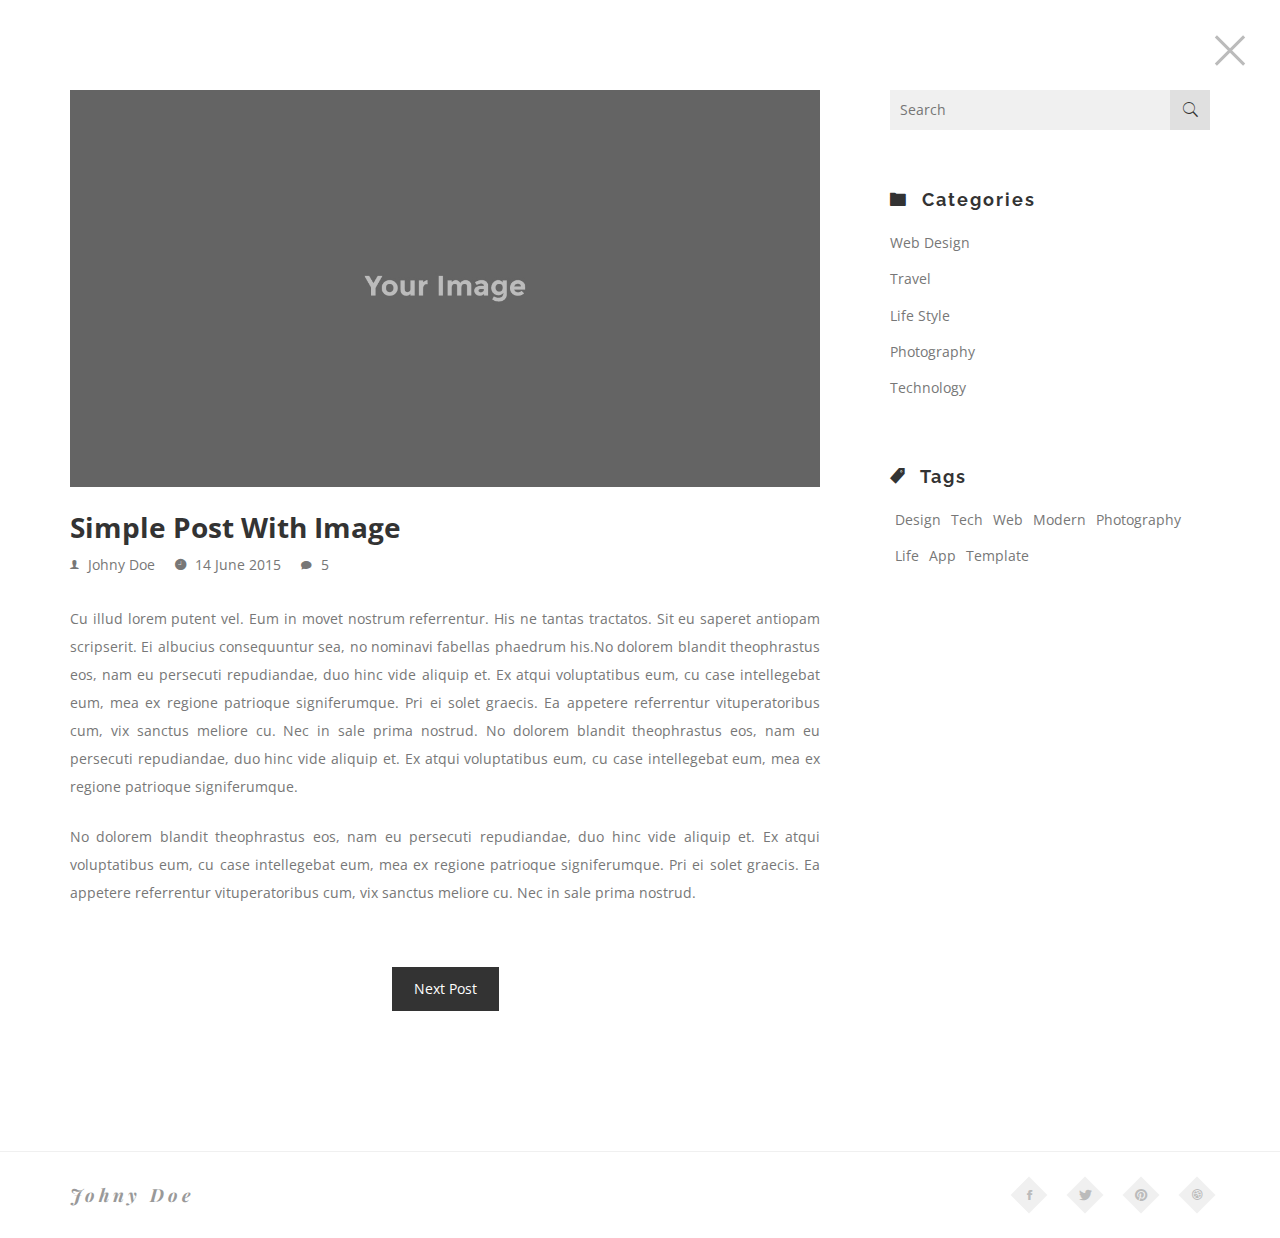
<file: FreeTemp/Symp - Responsive VCard Resume Template/post.html>
<!DOCTYPE html>
<html class='no-js' >
	
	<head>
		
		
		<meta charset="utf-8">
		<meta http-equiv="X-UA-Compatible" content="IE=edge">
		<meta name="viewport" content="width=device-width, initial-scale=1">
		<!-- The above 3 meta tags *must* come first in the head; any other head content must come *after* these tags -->
	
		
		<title>Symp - Personal Resume/CV HTML Template</title>
		
		<!--[if lt IE 9]>
		  <script src="//html5shim.googlecode.com/svn/trunk/html5.js"></script>
		<![endif]-->

		
		<link rel='stylesheet' type='text/css' href='bootstrap/css/bootstrap.min.css' >
		<link rel='stylesheet' type='text/css' href='css/ionicons.min.css' >
		<link rel='stylesheet' type='text/css' href='css/owl.carousel.css' >
		<link rel='stylesheet' type='text/css' href='css/owl.theme.css' >
		<link rel='stylesheet' type='text/css' href='css/owl.transitions.css' >
		<link rel='stylesheet' type='text/css' href='css/magnific-popup.css' >
		<link rel='stylesheet' type='text/css' href='css/style.css' >
		<link rel='stylesheet' type='text/css' href='css/color-default.css' >
		
		
	</head>
	
	<body >
		
		
		<!--close button-->
		<a href='index.html' class='close-btn' >
			<span></span>
			<span></span>
		</a>
		<!--/close button-->
		
		
		<div id='preloader' >
		
			<div class='loader' >
				<img src='img/load.gif' alt='symp' >
			</div>
			
		</div>
		
		
		<div id='wrapper' >
			
			<section id='post' class='blog-page blog-section' >
				
				<div class='posts-block section-block' >
					
					<div class='container' >
						
						<div class='row' >
							
							<div class='col-md-8' >
								
								<div class='post' >
									
									<div class='media' >
										<img src='img/bg3.jpg' alt='symp' >
									</div>
									
									<div class='content' >
										
										<h4>
											<a href='#' >
												Simple Post With Image
											</a>
										</h4>
										
										<ul class='post-icons' >
											
											<li>
												<i class='ion-ios-person' ></i>
												<span>Johny Doe</span>
											</li>
											
											<li>
												<i class='ion-ios-clock' ></i>
												<span>14 June 2015</span>
											</li>
											
											<li>
												<i class='ion-ios-chatbubble' ></i>
												<span>5</span>
											</li>
											
											
											
										</ul>
										
										<p>
											Cu illud lorem putent vel. Eum in movet nostrum referrentur. His ne tantas tractatos. Sit eu saperet antiopam scripserit. Ei albucius consequuntur sea, no nominavi fabellas phaedrum his.No dolorem blandit theophrastus eos, nam eu persecuti repudiandae, duo hinc vide aliquip et. Ex atqui voluptatibus eum, cu case intellegebat eum, mea ex regione patrioque signiferumque. Pri ei solet graecis. Ea appetere referrentur vituperatoribus cum, vix sanctus meliore cu. Nec in sale prima nostrud.
											No dolorem blandit theophrastus eos, nam eu persecuti repudiandae, duo hinc vide aliquip et. Ex atqui voluptatibus eum, cu case intellegebat eum, mea ex regione patrioque signiferumque.
										</p>
										<p>
											No dolorem blandit theophrastus eos, nam eu persecuti repudiandae, duo hinc vide aliquip et. Ex atqui voluptatibus eum, cu case intellegebat eum, mea ex regione patrioque signiferumque. Pri ei solet graecis. Ea appetere referrentur vituperatoribus cum, vix sanctus meliore cu. Nec in sale prima nostrud.
										</p>
										
									</div>
									
								</div>
								
								<div class='post-more' >
									<a href='#' class='more-link' >
										Next Post
									</a>
								</div>
								
							</div>
							
							<div class='col-md-4' >
								
								<div class='sidebar' >
									
									<div class='sidebar-widget' >
										
										<div class='search-box' >
											
											<input type='text' placeholder='Search' class='search-input' >
											
											<a class='search-btn' href='#' >
												<i class='ion-ios-search' ></i>
											</a>
											
										</div>
										
									</div>
									
									<div class='sidebar-widget' >
										<div class='categories-widget' >
										
											<div class='widget-header' >
												<h4>
													<i class='ion-ios-folder' ></i> Categories
												</h4>
											</div>
											
											<ul class='sidebar-list' >
												
												<li>
													<a href='#' >Web Design</a>
												</li>
												
												<li>
													<a href='#' >Travel</a>
												</li>
												
												<li>
													<a href='#' >Life Style</a>
												</li>
												
												<li>
													<a href='#' >Photography</a>
												</li>
												
												<li>
													<a href='#' >Technology</a>
												</li>
												
												
												
											</ul>
										
										</div>
									</div>
									
									<div class='sidebar-widget' >
										<div class='widget-header' >
											<h4>
												<i class='ion-ios-pricetag' ></i>
												Tags
											</h4>
										</div>
										
										<ul class='sidebar-list list-inline' >
											<li>
												<a href='#' >Design</a>
											</li>
											<li>
												<a href='#' >Tech</a>
											</li>
											<li>
												<a href='#' >Web</a>
											</li>
											<li>
												<a href='#' >Modern</a>
											</li>
											<li>
												<a href='#' >Photography</a>
											</li>
											<li>
												<a href='#' >Life</a>
											</li>
											<li>
												<a href='#' >App</a>
											</li>
											<li>
												<a href='#' >Template</a>
											</li>
											
										</ul>
										
									</div>
									
								</div>
								
							</div>
							
						
						</div>
						
					</div>
					
				</div>
				
				
				<div class='footer bg-lightgray section-block' >
					
					<div class='container' >
						
						<div class='row' >
							
							<div class='col-md-6 text-left' >
								<h4>Johny Doe</h4>
							</div>
							
							<div class='col-md-6 text-right' >
								<ul class='footer-social' >
									<li>
										<a href='#' >
											<i class='ion-social-facebook' ></i>
										</a>
									</li>
									<li>
										<a href='#' >
											<i class='ion-social-twitter' ></i>
										</a>
									</li>
									<li>
										<a href='#' >
											<i class='ion-social-pinterest' ></i>
										</a>
									</li>
									<li>
										<a href='#' >
											<i class='ion-social-dribbble' ></i>
										</a>
									</li>
								</ul>
							</div>
							
						</div>
						
						
					</div>
					
				</div>
				
				
			</section>
			
		</div>
		
		<script src='js/jquery.min.js' ></script>
		<script src='js/jquery.stellar.min.js' ></script>
		<script src='js/modernizr.js' ></script>
		<script src='js/owl.carousel.min.js' ></script>
		<script src='js/jquery.shuffle.min.js' ></script>
		<script src='js/jquery.magnific-popup.min.js' ></script>
		<script src='js/validator.min.js' ></script>
		<script src='js/smoothscroll.js' ></script>
		<script src='js/script.js' ></script>
		
	</body>
	
</html>
</file>
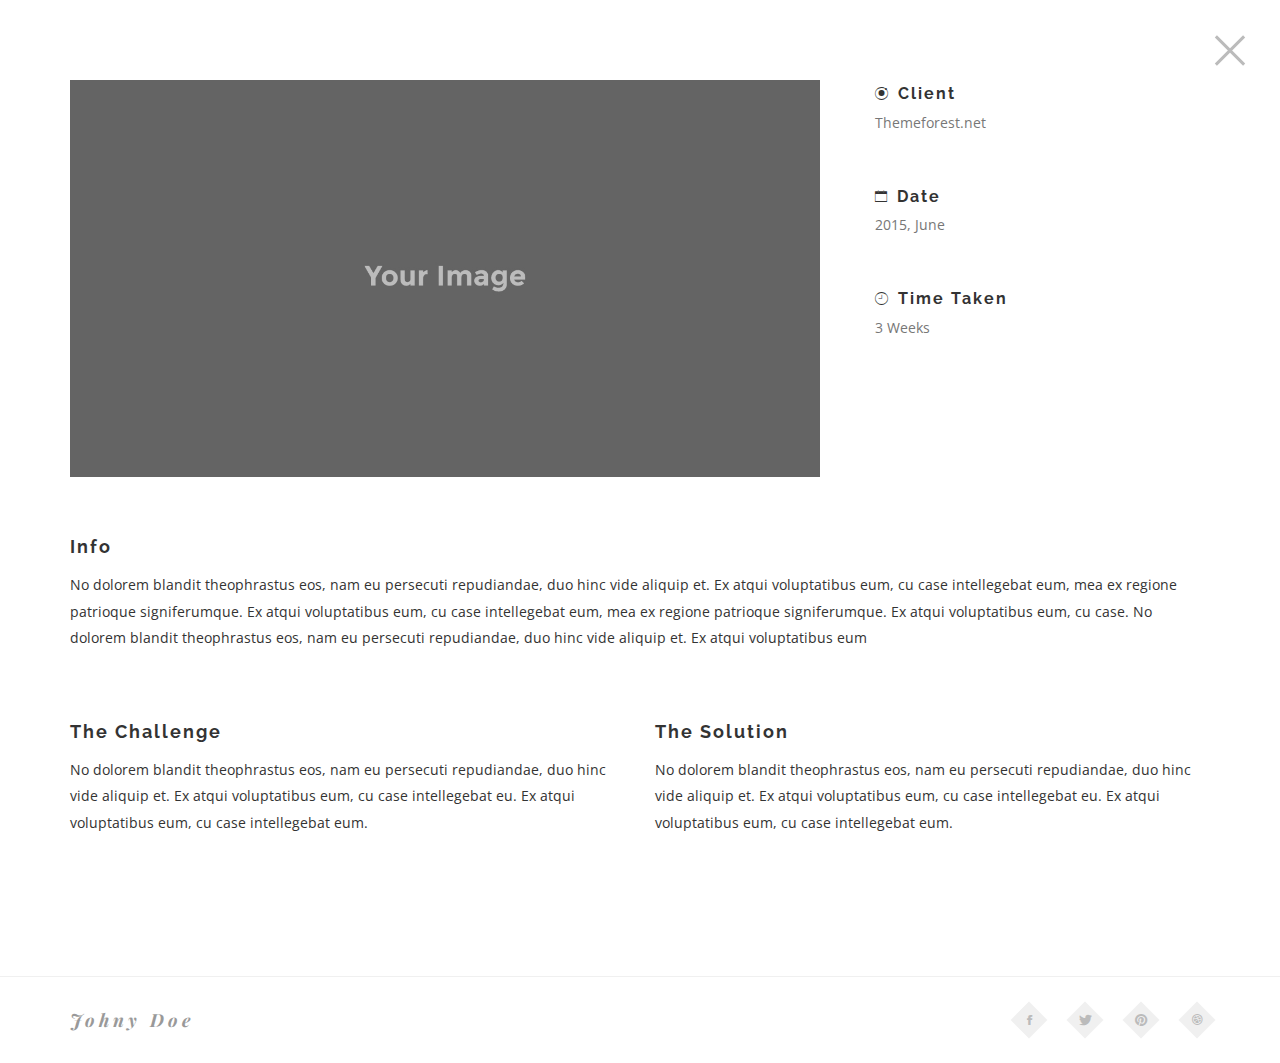
<file: FreeTemp/Symp - Responsive VCard Resume Template/work.html>
<!DOCTYPE html>
<html class='no-js' >
	
	<head>
		
		
		<meta charset="utf-8">
		<meta http-equiv="X-UA-Compatible" content="IE=edge">
		<meta name="viewport" content="width=device-width, initial-scale=1">
		<!-- The above 3 meta tags *must* come first in the head; any other head content must come *after* these tags -->
	
		<title>Symp - Personal Resume/CV HTML Template</title>
		
		<!--[if lt IE 9]>
		  <script src="//html5shim.googlecode.com/svn/trunk/html5.js"></script>
		<![endif]-->

		
		<link rel='stylesheet' type='text/css' href='bootstrap/css/bootstrap.min.css' >
		<link rel='stylesheet' type='text/css' href='css/ionicons.min.css' >
		<link rel='stylesheet' type='text/css' href='css/owl.carousel.css' >
		<link rel='stylesheet' type='text/css' href='css/owl.theme.css' >
		<link rel='stylesheet' type='text/css' href='css/owl.transitions.css' >
		<link rel='stylesheet' type='text/css' href='css/style.css' >
		<link rel='stylesheet' type='text/css' href='css/color-default.css' >
		
		
	</head>
	
	<body>
		
		
		<!--close button-->
		<a href='index.html' class='close-btn' >
			<span></span>
			<span></span>
		</a>
		<!--/close button-->
		
		
		<!--preloader-->
		<div id='preloader' >
		
			<div class='loader' >
				<img src='img/load.gif' alt='symp' >
			</div>
			
		</div>
		<!--/preloader-->
		
		
		<div id='wrapper' >
			
			<section class='single-work' >
				
				<div class='container' >
					
					
					<div class='row' >
						
						<div class='col-md-8' >
							
							<img src='img/bg3.jpg' alt='symp' >
						
						</div>
						
						
						<div class='col-md-4' >
							
							<ul class='work-info' >
								
								<li>
									
									<h4><i class='ion-ionic' ></i>Client</h4>
									
									<p>Themeforest.net</p>
									
								</li>
								
								<li>
									
									<h4><i class='ion-ios-calendar-outline' ></i>Date</h4>
									
									<p>2015, June</p>
									
								</li>
								
								
								
								<li>
									
									<h4><i class='ion-ios-clock-outline' ></i>Time Taken</h4>
									
									<p>3 Weeks</p>
									
								</li>
								
								
								
								
								
								
							</ul>
							
						</div>
						
						
						
					</div>
					
					
					<div class='work-content' >
						
						<div class='block' >
							
							<h4>Info</h4>
							
							<p>
								No dolorem blandit theophrastus eos, nam eu persecuti repudiandae, duo hinc vide aliquip et. Ex atqui voluptatibus eum, cu case intellegebat eum, mea ex regione patrioque signiferumque. Ex atqui voluptatibus eum, cu case intellegebat eum, mea ex regione patrioque signiferumque. Ex atqui voluptatibus eum, cu case. No dolorem blandit theophrastus eos, nam eu persecuti repudiandae, duo hinc vide aliquip et. Ex atqui voluptatibus eum
							</p>
							
						</div>
						
						<div class='block row' >
							
							
							<div class='col-md-6' >
								
								<h4>The Challenge</h4>
								
								<p>
									No dolorem blandit theophrastus eos, nam eu persecuti repudiandae, duo hinc vide aliquip et. Ex atqui voluptatibus eum, cu case intellegebat eu. Ex atqui voluptatibus eum, cu case intellegebat eum.
								</p>
								
							</div>
							
							
							<div class='col-md-6' >
								
								<h4>The Solution</h4>
								
								<p>
									No dolorem blandit theophrastus eos, nam eu persecuti repudiandae, duo hinc vide aliquip et. Ex atqui voluptatibus eum, cu case intellegebat eu. Ex atqui voluptatibus eum, cu case intellegebat eum.
								</p>
								
							</div>
							
							
							
							
						</div>
						
					</div>
					
					
				</div>
				
			</section>
			
			
			<div class='footer bg-lightgray section-block' >
				
				<div class='container' >
					
					<div class='row' >
						
						<div class='col-md-6 text-left' >
							<h4>Johny Doe</h4>
						</div>
						
						<div class='col-md-6 text-right' >
							<ul class='footer-social' >
								<li>
									<a href='#' >
										<i class='ion-social-facebook' ></i>
									</a>
								</li>
								<li>
									<a href='#' >
										<i class='ion-social-twitter' ></i>
									</a>
								</li>
								<li>
									<a href='#' >
										<i class='ion-social-pinterest' ></i>
									</a>
								</li>
								<li>
									<a href='#' >
										<i class='ion-social-dribbble' ></i>
									</a>
								</li>
							</ul>
						</div>
						
					</div>
					
					
				</div>
				
			</div>
			
			
			
		</div>
		
		<script src='js/jquery.min.js' ></script>
		<script src='js/jquery.stellar.min.js' ></script>
		<script src='js/modernizr.js' ></script>
		<script src='js/owl.carousel.min.js' ></script>
		<script src='js/jquery.shuffle.min.js' ></script>
		<script src='js/jquery.magnific-popup.min.js' ></script>
		<script src='js/validator.min.js' ></script>
		<script src='js/smoothscroll.js' ></script>
		<script src='js/script.js' ></script>
		
	</body>
	
</html>
</file>
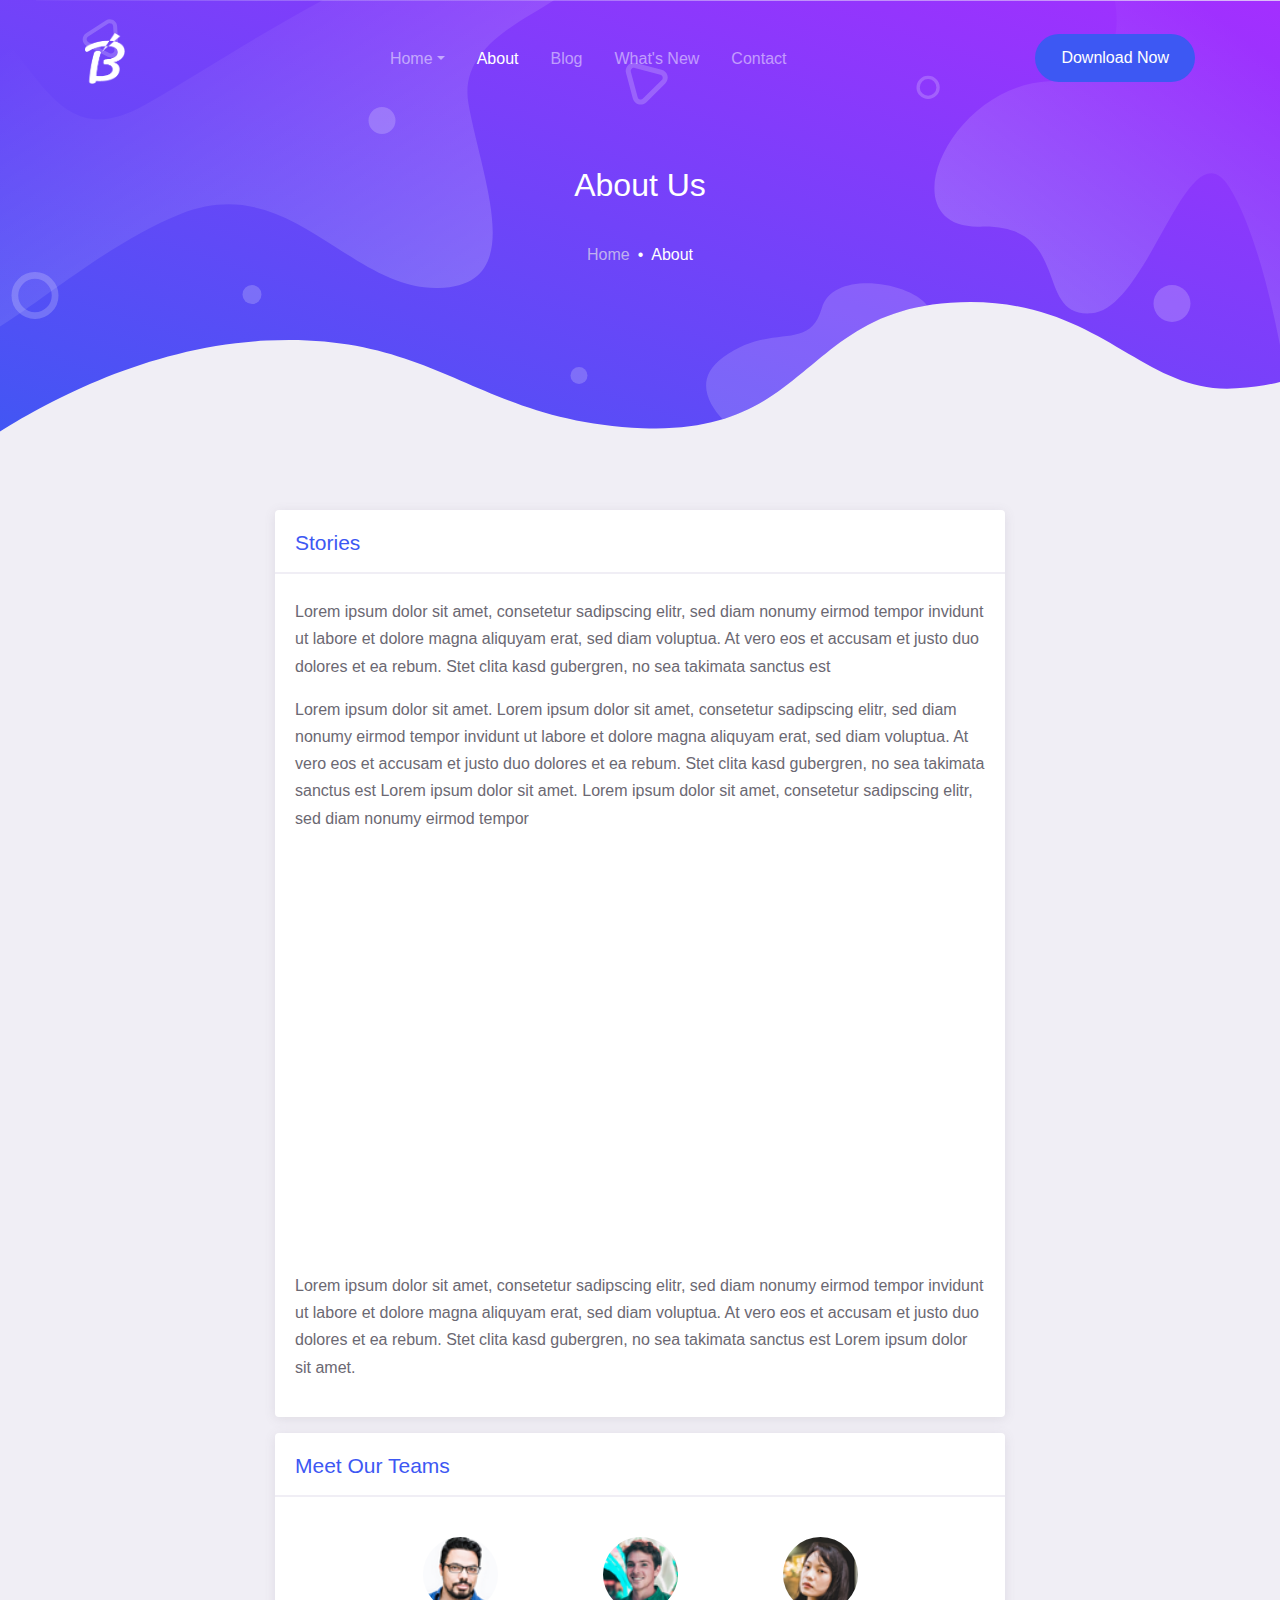
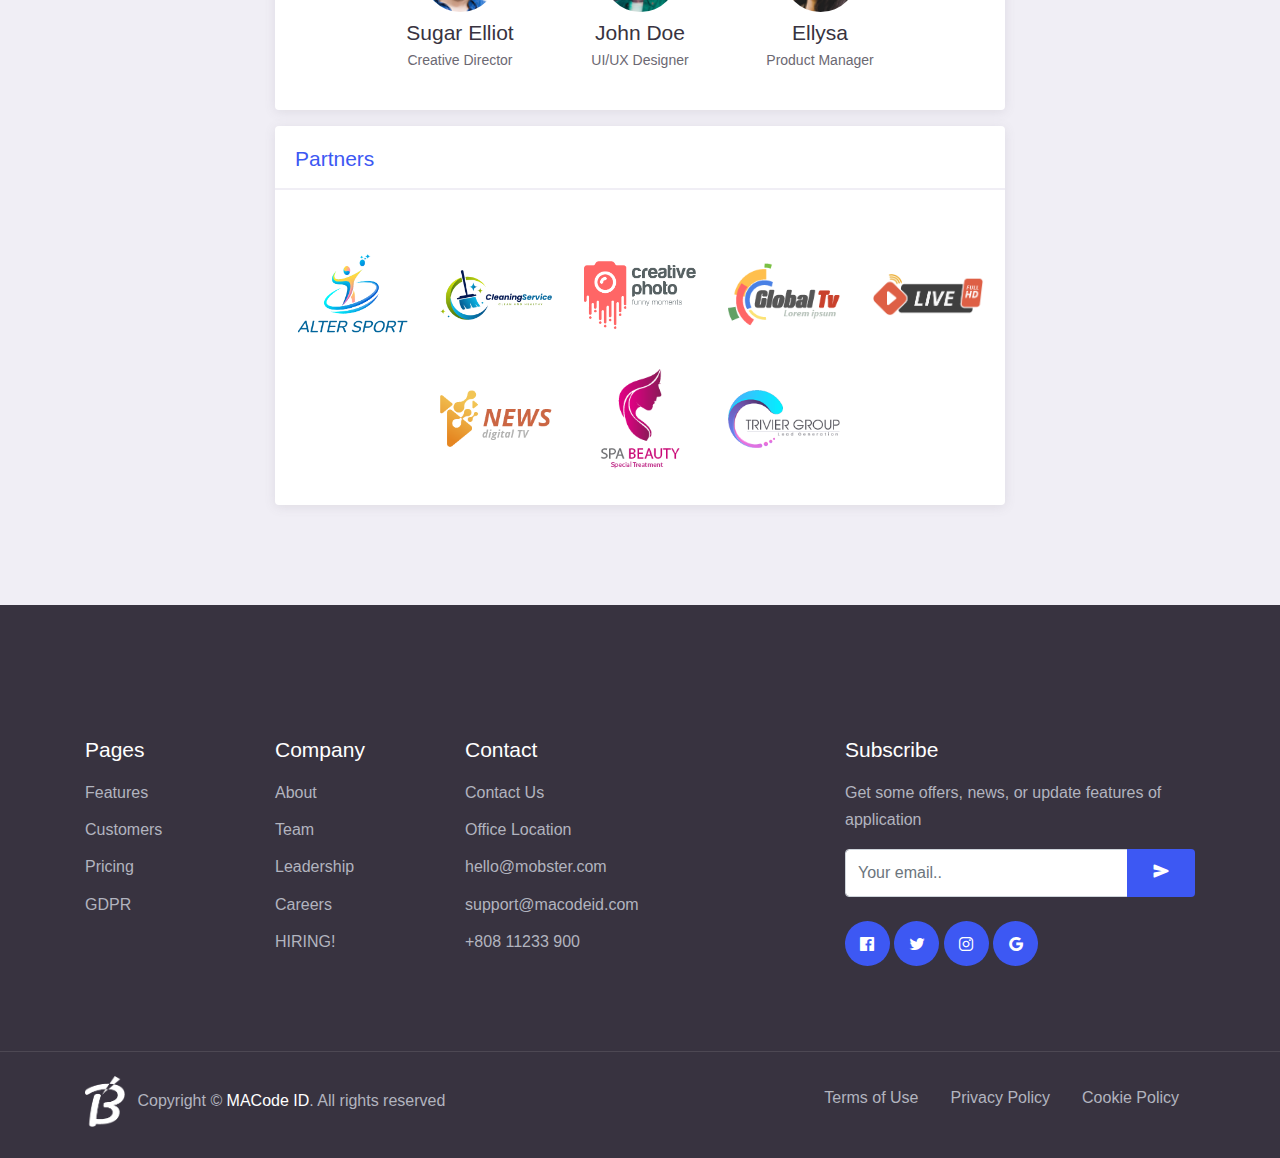
<file: FreeTemp/mobster/html/about.html>
<!DOCTYPE html>
<html lang="en">
<head>
  <meta charset="UTF-8">
  <meta name="viewport" content="width=device-width, initial-scale=1.0">

  <meta http-equiv="X-UA-Compatible" content="ie=edge">

  <meta name="description" content="Mobile Application HTML5 Template">

  <meta name="copyright" content="MACode ID, https://www.macodeid.com/">

  <title>Mobster - One page app template</title>

  <link rel="shortcut icon" href="../assets/favicon.png" type="image/x-icon">

  <link rel="stylesheet" href="../assets/css/maicons.css">

  <link rel="stylesheet" href="../assets/vendor/animate/animate.css">

  <link rel="stylesheet" href="../assets/vendor/owl-carousel/css/owl.carousel.min.css">

  <link rel="stylesheet" href="../assets/css/bootstrap.css">

  <link rel="stylesheet" href="../assets/css/mobster.css">
</head>
<body>

<nav class="navbar navbar-expand-lg navbar-dark navbar-floating">
  <div class="container">
    <a class="navbar-brand" href="index.html">
      <img src="../assets/favicon-light.png" alt="" width="40">
    </a>
    <button class="navbar-toggler" type="button" data-toggle="collapse" data-target="#navbarToggler" aria-controls="navbarToggler" aria-expanded="false" aria-label="Toggle navigation">
      <span class="navbar-toggler-icon"></span>
    </button>
  
    <div class="collapse navbar-collapse" id="navbarToggler">
      <ul class="navbar-nav ml-auto mt-2 mt-lg-0">
        <li class="nav-item dropdown">
          <a class="nav-link dropdown-toggle" href="#" id="navbarDropdown" data-toggle="dropdown" aria-haspopup="true" aria-expanded="false">Home</a>
          <div class="dropdown-menu" aria-labelledby="navbarDropdown">
            <a class="dropdown-item" href="index.html">Homepage 1</a>
            <a class="dropdown-item" href="index-2.html">Homepage 2</a>
          </div>
        </li>
        <li class="nav-item active">
          <a class="nav-link" href="about.html">About</a>
        </li>
        <li class="nav-item">
          <a class="nav-link" href="blog.html">Blog</a>
        </li>
        <li class="nav-item">
          <a class="nav-link" href="updates.html">What's New</a>
        </li>
        <li class="nav-item">
          <a class="nav-link" href="contact.html">Contact</a>
        </li>
      </ul>
      <div class="ml-auto my-2 my-lg-0">
        <button class="btn btn-primary rounded-pill">Download Now</button>
      </div>
    </div>
  </div>
</nav>

<main class="bg-light">

<div class="page-hero-section bg-image hero-mini" style="background-image: url(../assets/img/hero_mini.svg);">
  <div class="hero-caption">
    <div class="container fg-white h-100">
      <div class="row justify-content-center align-items-center text-center h-100">
        <div class="col-lg-6">
          <h3 class="mb-4 fw-medium">About Us</h3>
          <nav aria-label="breadcrumb">
            <ol class="breadcrumb breadcrumb-dark justify-content-center bg-transparent">
              <li class="breadcrumb-item"><a href="index.html">Home</a></li>
              <li class="breadcrumb-item active" aria-current="page">About</li>
            </ol>
          </nav>
        </div>
      </div>
    </div>
  </div>
</div>

<div class="page-section pt-5">
  <div class="container">
    <div class="row justify-content-center">
      <div class="col-lg-8">
        <div class="card-page">
          <h5 class="fg-primary">Stories</h5>
          <hr>
          <p>Lorem ipsum dolor sit amet, consetetur sadipscing elitr, sed diam nonumy eirmod tempor invidunt ut labore et dolore magna aliquyam erat, sed diam voluptua. At vero eos et accusam et justo duo dolores et ea rebum. Stet clita kasd gubergren, no sea takimata sanctus est</p>
          <p>Lorem ipsum dolor sit amet. Lorem ipsum dolor sit amet, consetetur sadipscing elitr, sed diam nonumy eirmod tempor invidunt ut labore et dolore magna aliquyam erat, sed diam voluptua. At vero eos et accusam et justo duo dolores et ea rebum. Stet clita kasd gubergren, no sea takimata sanctus est Lorem ipsum dolor sit amet.
          Lorem ipsum dolor sit amet, consetetur sadipscing elitr, sed diam nonumy eirmod tempor</p>

          <!-- Video -->
          <div class="text-center py-5">
            <embed class="embed-video" src="https://www.youtube.com/embed/k1D0_wFlXgo?list=PLl-K7zZEsYLmnJ_FpMOZgyg6XcIGBu2OX">
          </div>

          <p>Lorem ipsum dolor sit amet, consetetur sadipscing elitr, sed diam nonumy eirmod tempor invidunt ut labore et dolore magna aliquyam erat, sed diam voluptua. At vero eos et accusam et justo duo dolores et ea rebum. Stet clita kasd gubergren, no sea takimata sanctus est Lorem ipsum dolor sit amet.</p>
        </div>
        <div class="card-page mt-3">
          <h5 class="fg-primary">Meet Our Teams</h5>
          <hr>

          <div class="row justify-content-center">
            <div class="col-lg-3 py-3">
              <div class="team-item">
                <div class="team-avatar">
                  <img src="../assets/img/person/person_1.png" alt="">
                </div>
                <h5 class="team-name">Sugar Elliot</h5>
                <span class="fg-gray fs-small">Creative Director</span>
              </div>
            </div>
            <div class="col-lg-3 py-3">
              <div class="team-item">
                <div class="team-avatar">
                  <img src="../assets/img/person/person_2.png" alt="">
                </div>
                <h5 class="team-name">John Doe</h5>
                <span class="fg-gray fs-small">UI/UX Designer</span>
              </div>
            </div>
            <div class="col-lg-3 py-3">
              <div class="team-item">
                <div class="team-avatar">
                  <img src="../assets/img/person/person_3.png" alt="">
                </div>
                <h5 class="team-name">Ellysa</h5>
                <span class="fg-gray fs-small">Product Manager</span>
              </div>
            </div>
          </div>
        </div>
        <div class="card-page mt-3">
          <h5 class="fg-primary">Partners</h5>
          <hr>

          <div class="row row-cols-1 row-cols-sm-2 row-cols-md-3 row-cols-lg-5 justify-content-center align-items-center mt-5">
            <div class="p-3">
              <div class="img-place client-img">
                <img src="../assets/img/clients/alter_sport.png" alt="">
              </div>
            </div>
            <div class="p-3">
              <div class="img-place client-img">
                <img src="../assets/img/clients/cleaning_service.png" alt="">
              </div>
            </div>
            <div class="p-3">
              <div class="img-place client-img">
                <img src="../assets/img/clients/creative_photo.png" alt="">
              </div>
            </div>
            <div class="p-3">
              <div class="img-place client-img">
                <img src="../assets/img/clients/global_tv.png" alt="">
              </div>
            </div>
            <div class="p-3">
              <div class="img-place client-img">
                <img src="../assets/img/clients/net_sport_tv.png" alt="">
              </div>
            </div>
            <div class="p-3">
              <div class="img-place client-img">
                <img src="../assets/img/clients/news_digital_tv.png" alt="">
              </div>
            </div>
            <div class="p-3">
              <div class="img-place client-img">
                <img src="../assets/img/clients/spa_beauty.png" alt="">
              </div>
            </div>
            <div class="p-3">
              <div class="img-place client-img">
                <img src="../assets/img/clients/trivier_group.png" alt="">
              </div>
            </div>
          </div>
        </div>
      </div>
    </div>
  </div>
</div>

</main> <!-- .bg-light -->


<div class="page-footer-section bg-dark fg-white">
  <div class="container">
    <div class="row mb-5 py-3">
      <div class="col-sm-6 col-lg-2 py-3">
        <h5 class="mb-3">Pages</h5>
        <ul class="menu-link">
          <li><a href="#" class="">Features</a></li>
          <li><a href="#" class="">Customers</a></li>
          <li><a href="#" class="">Pricing</a></li>
          <li><a href="#" class="">GDPR</a></li>
        </ul>
      </div>
      <div class="col-sm-6 col-lg-2 py-3">
        <h5 class="mb-3">Company</h5>
        <ul class="menu-link">
          <li><a href="#" class="">About</a></li>
          <li><a href="#" class="">Team</a></li>
          <li><a href="#" class="">Leadership</a></li>
          <li><a href="#" class="">Careers</a></li>
          <li><a href="#" class="">HIRING!</a></li>
        </ul>
      </div>
      <div class="col-md-6 col-lg-4 py-3">
        <h5 class="mb-3">Contact</h5>
        <ul class="menu-link">
          <li><a href="#" class="">Contact Us</a></li>
          <li><a href="#" class="">Office Location</a></li>
          <li><a href="#" class="">hello@mobster.com</a></li>
          <li><a href="#" class="">support@macodeid.com</a></li>
          <li><a href="#" class="">+808 11233 900</a></li>
        </ul>
      </div>
      <div class="col-md-6 col-lg-4 py-3">
        <h5 class="mb-3">Subscribe</h5>
        <p>Get some offers, news, or update features of application</p>
        <form method="POST">
          <div class="input-group">
            <input type="text" class="form-control" placeholder="Your email..">
            <div class="input-group-append">
              <button type="submit" class="btn btn-primary"><span class="mai-send"></span></button>
            </div>
          </div>
        </form>

        <!-- Social Media Button -->
        <div class="mt-4">
          <a href="#" class="btn btn-fab btn-primary fg-white"><span class="mai-logo-facebook"></span></a>
          <a href="#" class="btn btn-fab btn-primary fg-white"><span class="mai-logo-twitter"></span></a>
          <a href="#" class="btn btn-fab btn-primary fg-white"><span class="mai-logo-instagram"></span></a>
          <a href="#" class="btn btn-fab btn-primary fg-white"><span class="mai-logo-google"></span></a>
        </div>
      </div>
    </div>
  </div>

  <hr>

  <div class="container">
    <div class="row">
      <div class="col-12 col-md-6 py-2">
        <img src="../assets/favicon-light.png" alt="" width="40">
        <!-- Please don't remove or modify the credits below -->
        <p class="d-inline-block ml-2">Copyright &copy; <a href="https://www.macodeid.com/" class="fg-white fw-medium">MACode ID</a>. All rights reserved</p>
      </div>
      <div class="col-12 col-md-6 py-2">
        <ul class="nav justify-content-end">
          <li class="nav-item"><a href="#" class="nav-link">Terms of Use</a></li>
          <li class="nav-item"><a href="#" class="nav-link">Privacy Policy</a></li>
          <li class="nav-item"><a href="#" class="nav-link">Cookie Policy</a></li>
        </ul>
      </div>
    </div>
  </div>
</div>

<script src="../assets/js/jquery-3.5.1.min.js"></script>

<script src="../assets/js/bootstrap.bundle.min.js"></script>

<script src="../assets/vendor/owl-carousel/js/owl.carousel.min.js"></script>

<script src="../assets/vendor/wow/wow.min.js"></script>

<script src="../assets/js/mobster.js"></script>

</body>
</html>
</file>
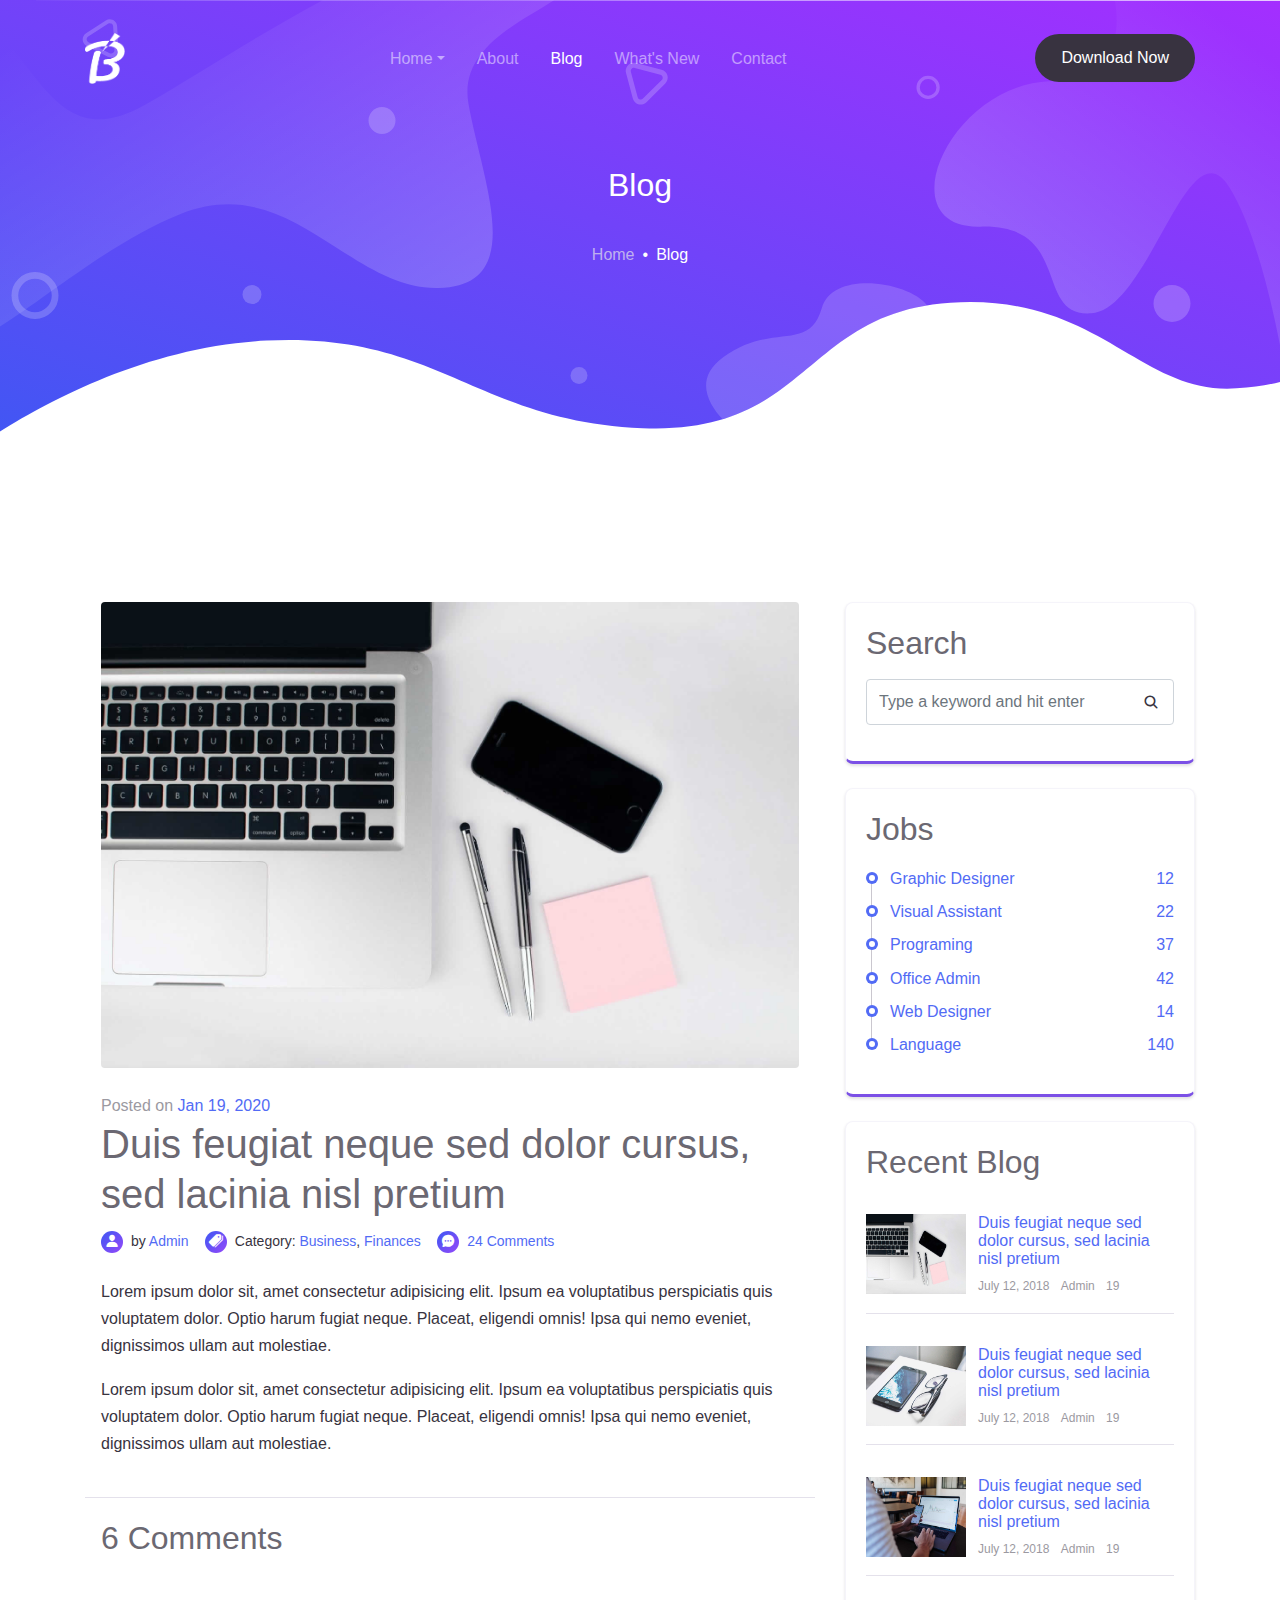
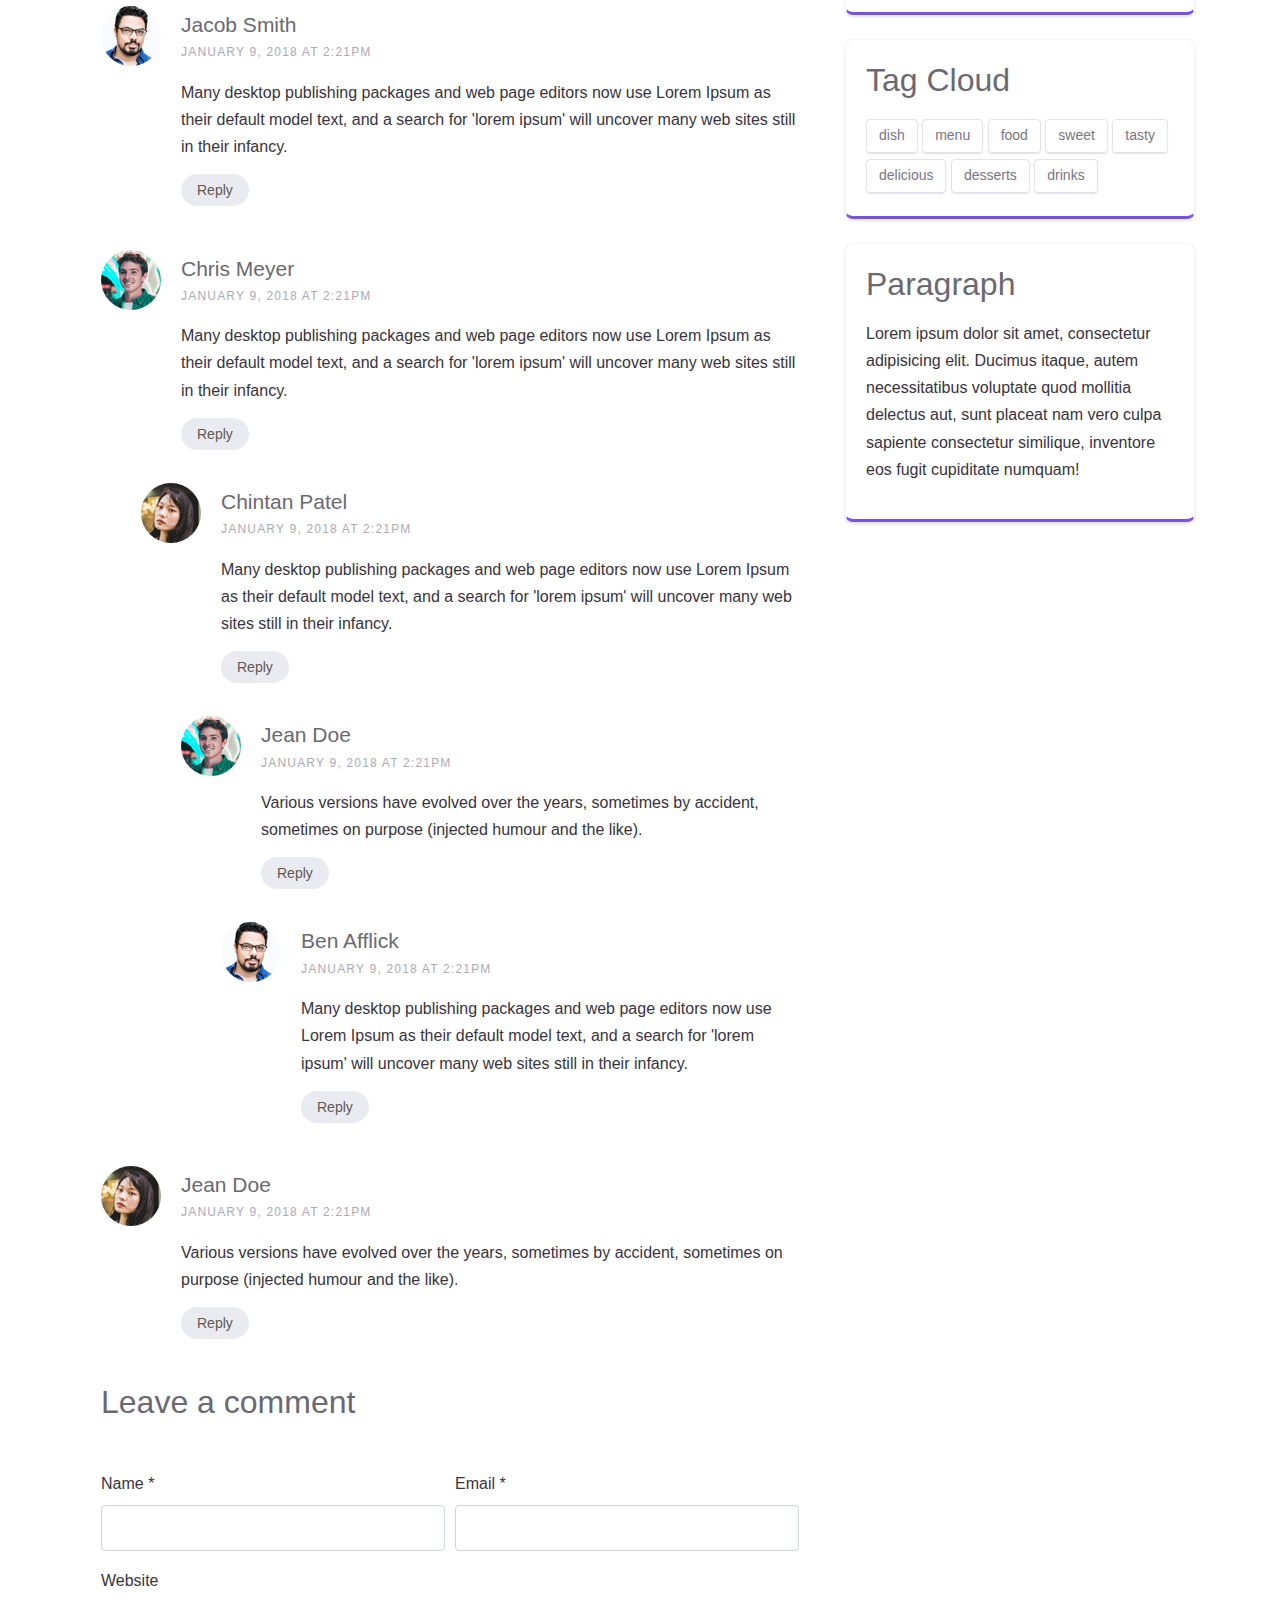
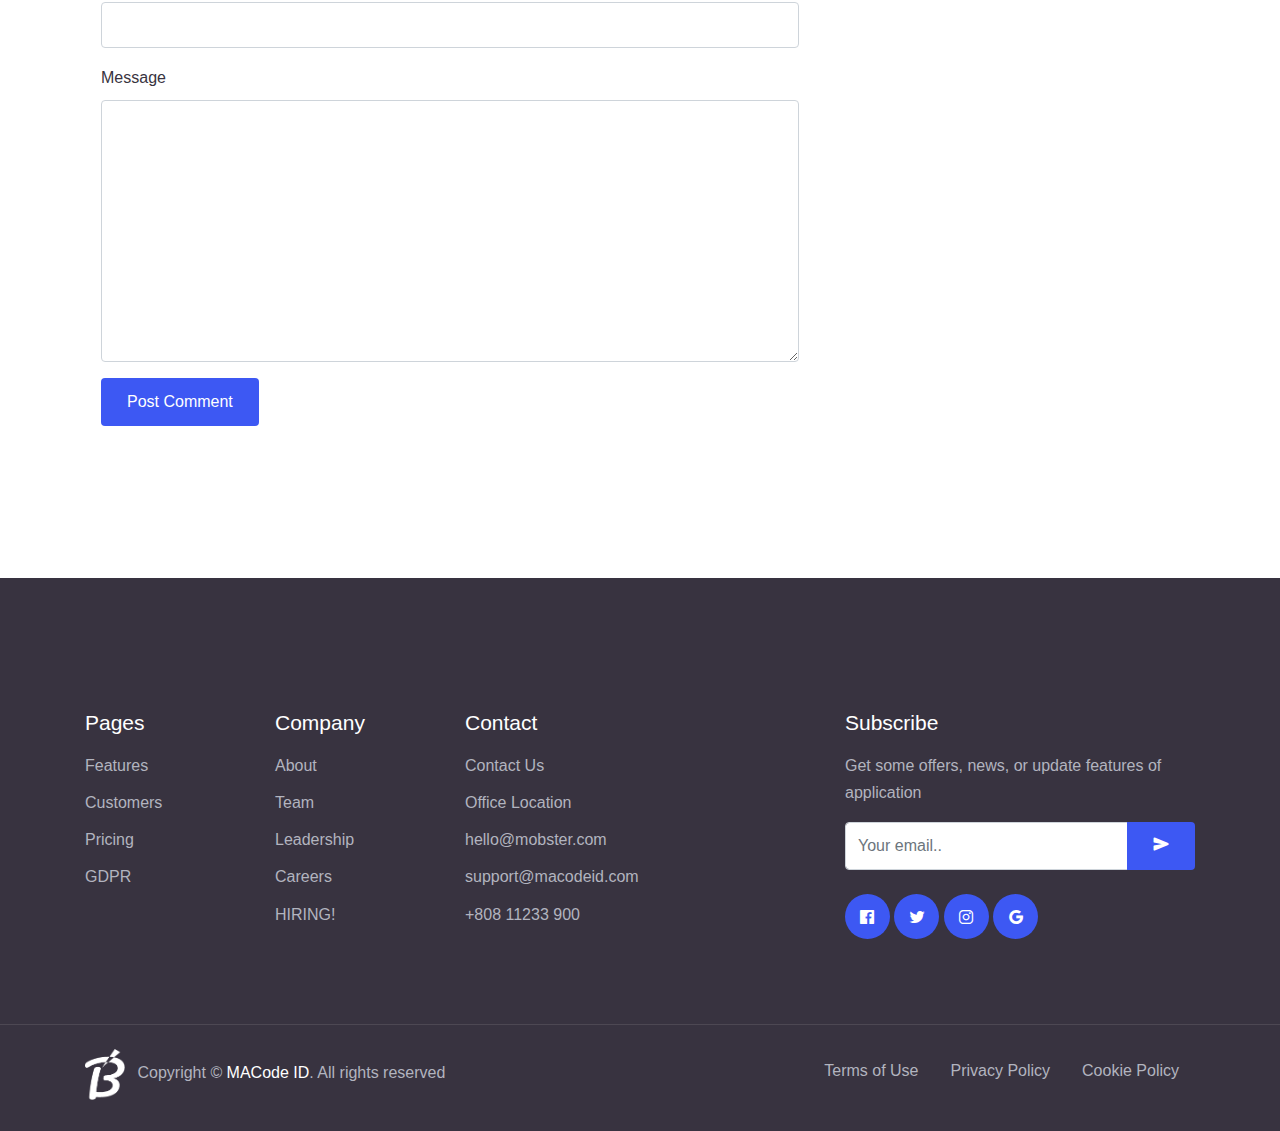
<file: FreeTemp/mobster/html/blog-details.html>
<!DOCTYPE html>
<html lang="en">
<head>
  <meta charset="UTF-8">
  <meta name="viewport" content="width=device-width, initial-scale=1.0">

  <meta http-equiv="X-UA-Compatible" content="ie=edge">

  <meta name="description" content="Mobile Application HTML5 Template">

  <meta name="copyright" content="MACode ID, https://www.macodeid.com/">

  <title>Mobster - One page app template</title>

  <link rel="shortcut icon" href="../assets/favicon.png" type="image/x-icon">

  <link rel="stylesheet" href="../assets/css/maicons.css">

  <link rel="stylesheet" href="../assets/vendor/animate/animate.css">

  <link rel="stylesheet" href="../assets/vendor/owl-carousel/css/owl.carousel.min.css">

  <link rel="stylesheet" href="../assets/css/bootstrap.css">

  <link rel="stylesheet" href="../assets/css/mobster.css">
</head>
<body>

<nav class="navbar navbar-expand-lg navbar-dark navbar-floating">
  <div class="container">
    <a class="navbar-brand" href="index.html">
      <img src="../assets/favicon-light.png" alt="" width="40">
    </a>
    <button class="navbar-toggler" type="button" data-toggle="collapse" data-target="#navbarToggler" aria-controls="navbarToggler" aria-expanded="false" aria-label="Toggle navigation">
      <span class="navbar-toggler-icon"></span>
    </button>
  
    <div class="collapse navbar-collapse" id="navbarToggler">
      <ul class="navbar-nav ml-auto mt-2 mt-lg-0">
        <li class="nav-item dropdown">
          <a class="nav-link dropdown-toggle" href="#" id="navbarDropdown" data-toggle="dropdown" aria-haspopup="true" aria-expanded="false">Home</a>
          <div class="dropdown-menu" aria-labelledby="navbarDropdown">
            <a class="dropdown-item" href="index.html">Homepage 1</a>
            <a class="dropdown-item" href="index-2.html">Homepage 2</a>
          </div>
        </li>
        <li class="nav-item">
          <a class="nav-link" href="about.html">About</a>
        </li>
        <li class="nav-item active">
          <a class="nav-link" href="blog.html">Blog</a>
        </li>
        <li class="nav-item">
          <a class="nav-link" href="updates.html">What's New</a>
        </li>
        <li class="nav-item">
          <a class="nav-link" href="contact.html">Contact</a>
        </li>
      </ul>
      <div class="ml-auto my-2 my-lg-0">
        <button class="btn btn-dark rounded-pill">Download Now</button>
      </div>
    </div>
  </div>
</nav>

<main>

  <div class="page-hero-section bg-image hero-mini" style="background-image: url(../assets/img/hero_mini.svg);">
    <div class="hero-caption">
      <div class="container fg-white h-100">
        <div class="row justify-content-center align-items-center text-center h-100">
          <div class="col-lg-6">
            <h3 class="mb-4 fw-medium">Blog</h3>
            <nav aria-label="breadcrumb">
              <ol class="breadcrumb breadcrumb-dark justify-content-center bg-transparent">
                <li class="breadcrumb-item"><a href="index.html">Home</a></li>
                <li class="breadcrumb-item active" aria-current="page">Blog</li>
              </ol>
            </nav>
          </div>
        </div>
      </div>
    </div>
  </div>

  <div class="page-section">
    <div class="container">
      <div class="row">
        <div class="col-lg-8 py-3">
          <article class="blog-single-entry">
            <div class="post-thumbnail">
              <img src="../assets/img/blogs/blog_1.jpg" alt="">
            </div>
            <div class="post-date">
              Posted on <a href="#">Jan 19, 2020</a>
            </div>
            <h1 class="post-title">Duis feugiat neque sed dolor cursus, sed lacinia nisl pretium</h1>
            <div class="entry-meta mb-4">
              <div class="meta-item entry-author">
                <div class="icon">
                  <span class="mai-person"></span>  
                </div>
                by <a href="#">Admin</a>
              </div>
              <div class="meta-item">
                <div class="icon">
                  <span class="mai-pricetags"></span>
                </div>
                Category: 
                <a href="#">Business</a>, 
                <a href="#">Finances</a>
              </div>
              <div class="meta-item">
                <div class="icon">
                  <span class="mai-chatbubble-ellipses"></span>
                </div>
                <a href="#">24 Comments</a>
              </div>
            </div>
            <div class="entry-content">
              <p>Lorem ipsum dolor sit, amet consectetur adipisicing elit. Ipsum ea voluptatibus perspiciatis quis voluptatem dolor. Optio harum fugiat neque. Placeat, eligendi omnis! Ipsa qui nemo eveniet, dignissimos ullam aut molestiae.</p>
              <p>Lorem ipsum dolor sit, amet consectetur adipisicing elit. Ipsum ea voluptatibus perspiciatis quis voluptatem dolor. Optio harum fugiat neque. Placeat, eligendi omnis! Ipsa qui nemo eveniet, dignissimos ullam aut molestiae.</p>
            </div>
          </article>

          <!-- Comments -->
          <div class="comment-area">
            <h3 class="mb-5">6 Comments</h3>
            <!-- Comment List -->
            <ul class="comment-list">
              <li class="comment">
                <div class="vcard bio">
                <img src="../assets/img/person/person_1.png" alt="Image placeholder">
                </div>
                <div class="comment-body">
                <h3>Jacob Smith</h3>
                <div class="meta">January 9, 2018 at 2:21pm</div>
                <p>Many desktop publishing packages and web page editors now use Lorem Ipsum as their default model text, and a search for 'lorem ipsum' will uncover many web sites still in their infancy.</p>
                <p><a href="#" class="reply">Reply</a></p>
                </div>
              </li>
          
              <li class="comment">
                <div class="vcard bio">
                <img src="../assets/img/person/person_2.png" alt="Image placeholder">
                </div>
                <div class="comment-body">
                <h3>Chris Meyer</h3>
                <div class="meta">January 9, 2018 at 2:21pm</div>
                <p>Many desktop publishing packages and web page editors now use Lorem Ipsum as their default model text, and a search for 'lorem ipsum' will uncover many web sites still in their infancy.</p>
                <p><a href="#" class="reply">Reply</a></p>
                </div>
          
                <ul class="children">
                <li class="comment">
                  <div class="vcard bio">
                  <img src="../assets/img/person/person_3.png" alt="Image placeholder">
                  </div>
                  <div class="comment-body">
                  <h3>Chintan Patel</h3>
                  <div class="meta">January 9, 2018 at 2:21pm</div>
                  <p>Many desktop publishing packages and web page editors now use Lorem Ipsum as their default model text, and a search for 'lorem ipsum' will uncover many web sites still in their infancy.</p>
                  <p><a href="#" class="reply">Reply</a></p>
                  </div>
          
                  <ul class="children">
                  <li class="comment">
                    <div class="vcard bio">
                    <img src="../assets/img/person/person_2.png" alt="Image placeholder">
                    </div>
                    <div class="comment-body">
                    <h3>Jean Doe</h3>
                    <div class="meta">January 9, 2018 at 2:21pm</div>
                    <p>Various versions have evolved over the years, sometimes by accident, sometimes on purpose (injected humour and the like).</p>
                    <p><a href="#" class="reply">Reply</a></p>
                    </div>
          
                    <ul class="children">
                    <li class="comment">
                      <div class="vcard bio">
                      <img src="../assets/img/person/person_1.png" alt="Image placeholder">
                      </div>
                      <div class="comment-body">
                      <h3>Ben Afflick</h3>
                      <div class="meta">January 9, 2018 at 2:21pm</div>
                      <p>Many desktop publishing packages and web page editors now use Lorem Ipsum as their default model text, and a search for 'lorem ipsum' will uncover many web sites still in their infancy.</p>
                      <p><a href="#" class="reply">Reply</a></p>
                      </div>
                    </li>
                    </ul>
                  </li>
                  </ul>
                </li>
                </ul>
              </li>
          
              <li class="comment">
                <div class="vcard bio">
                <img src="../assets/img/person/person_3.png" alt="Image placeholder">
                </div>
                <div class="comment-body">
                <h3>Jean Doe</h3>
                <div class="meta">January 9, 2018 at 2:21pm</div>
                <p>Various versions have evolved over the years, sometimes by accident, sometimes on purpose (injected humour and the like).</p>
                <p><a href="#" class="reply">Reply</a></p>
                </div>
              </li>
            </ul> <!-- END .comment-list -->
        
            <div class="comment-form-wrap pt-5">
              <h3 class="mb-5">Leave a comment</h3>
              <form action="#" class="">
                <div class="form-row form-group">
                  <div class="col-md-6">
                    <label for="name">Name *</label>
                    <input type="text" class="form-control" id="name">
                  </div>
                  <div class="col-md-6">
                    <label for="email">Email *</label>
                    <input type="email" class="form-control" id="email">
                  </div>
                </div>
                <div class="form-group">
                  <label for="website">Website</label>
                  <input type="url" class="form-control" id="website">
                </div>
          
                <div class="form-group">
                  <label for="message">Message</label>
                  <textarea name="msg" id="message" cols="30" rows="10" class="form-control"></textarea>
                </div>
                <div class="form-group">
                  <input type="submit" value="Post Comment" class="btn btn-primary">
                </div>
              </form>
            </div>
          </div> <!-- end comment -->
        </div>

        <!-- Sidebar -->
        <div class="col-lg-4 py-3">
          <div class="widget-wrap">
            <form action="#" class="search-form">
              <h3 class="widget-title">Search</h3>
              <div class="form-group">
                <span class="icon mai-search"></span>
                <input type="text" class="form-control" placeholder="Type a keyword and hit enter">
              </div>
            </form>
          </div>

            <div class="widget-wrap">
              <h3 class="widget-title">Jobs</h3>
              <ul class="categories">
                <li><a href="#">Graphic Designer <span>12</span></a></li>
                <li><a href="#">Visual Assistant <span>22</span></a></li>
                <li><a href="#">Programing <span>37</span></a></li>
                <li><a href="#">Office Admin <span>42</span></a></li>
                <li><a href="#">Web Designer <span>14</span></a></li>
                <li><a href="#">Language <span>140</span></a></li>
              </ul>
            </div>

            <div class="widget-wrap">
              <h3 class="widget-title">Recent Blog</h3>
              <div class="blog-widget">
                <div class="blog-img">
                  <img src="../assets/img/blogs/blog_1.jpg" alt="">
                </div>
                <div class="entry-footer">
                  <div class="blog-title mb-2"><a href="#">Duis feugiat neque sed dolor cursus, sed lacinia nisl pretium</a></div>
                  <div class="meta">
                    <a href="#"><span class="icon-calendar"></span> July 12, 2018</a>
                    <a href="#"><span class="icon-person"></span> Admin</a>
                    <a href="#"><span class="icon-chat"></span> 19</a>
                  </div>
                </div>
              </div>
              <div class="blog-widget">
                <div class="blog-img">
                  <img src="../assets/img/blogs/blog_2.jpg" alt="">
                </div>
                <div class="entry-footer">
                  <div class="blog-title mb-2"><a href="#">Duis feugiat neque sed dolor cursus, sed lacinia nisl pretium</a></div>
                  <div class="meta">
                    <a href="#"><span class="icon-calendar"></span> July 12, 2018</a>
                    <a href="#"><span class="icon-person"></span> Admin</a>
                    <a href="#"><span class="icon-chat"></span> 19</a>
                  </div>
                </div>
              </div>
              <div class="blog-widget">
                <div class="blog-img">
                  <img src="../assets/img/blogs/blog_3.jpg" alt="">
                </div>
                <div class="entry-footer">
                  <div class="blog-title mb-2"><a href="#">Duis feugiat neque sed dolor cursus, sed lacinia nisl pretium</a></div>
                  <div class="meta">
                    <a href="#"><span class="icon-calendar"></span> July 12, 2018</a>
                    <a href="#"><span class="icon-person"></span> Admin</a>
                    <a href="#"><span class="icon-chat"></span> 19</a>
                  </div>
                </div>
              </div>
            </div>

          <div class="widget-wrap">
            <h3 class="widget-title">Tag Cloud</h3>
            <div class="tag-clouds">
              <a href="#" class="tag-cloud-link">dish</a>
              <a href="#" class="tag-cloud-link">menu</a>
              <a href="#" class="tag-cloud-link">food</a>
              <a href="#" class="tag-cloud-link">sweet</a>
              <a href="#" class="tag-cloud-link">tasty</a>
              <a href="#" class="tag-cloud-link">delicious</a>
              <a href="#" class="tag-cloud-link">desserts</a>
              <a href="#" class="tag-cloud-link">drinks</a>
            </div>
          </div>

          <div class="widget-wrap">
            <h3 class="widget-title">Paragraph</h3>
            <p>Lorem ipsum dolor sit amet, consectetur adipisicing elit. Ducimus itaque, autem necessitatibus voluptate quod mollitia delectus aut, sunt placeat nam vero culpa sapiente consectetur similique, inventore eos fugit cupiditate numquam!</p>
          </div>
        </div> <!-- end sidebar -->

      </div> <!-- .row -->
    </div>
  </div>

</main>

<footer class="page-footer-section bg-dark fg-white">
  <div class="container">
    <div class="row mb-5 py-3">
      <div class="col-sm-6 col-lg-2 py-3">
        <h5 class="mb-3">Pages</h5>
        <ul class="menu-link">
          <li><a href="#" class="">Features</a></li>
          <li><a href="#" class="">Customers</a></li>
          <li><a href="#" class="">Pricing</a></li>
          <li><a href="#" class="">GDPR</a></li>
        </ul>
      </div>
      <div class="col-sm-6 col-lg-2 py-3">
        <h5 class="mb-3">Company</h5>
        <ul class="menu-link">
          <li><a href="#" class="">About</a></li>
          <li><a href="#" class="">Team</a></li>
          <li><a href="#" class="">Leadership</a></li>
          <li><a href="#" class="">Careers</a></li>
          <li><a href="#" class="">HIRING!</a></li>
        </ul>
      </div>
      <div class="col-md-6 col-lg-4 py-3">
        <h5 class="mb-3">Contact</h5>
        <ul class="menu-link">
          <li><a href="#" class="">Contact Us</a></li>
          <li><a href="#" class="">Office Location</a></li>
          <li><a href="#" class="">hello@mobster.com</a></li>
          <li><a href="#" class="">support@macodeid.com</a></li>
          <li><a href="#" class="">+808 11233 900</a></li>
        </ul>
      </div>
      <div class="col-md-6 col-lg-4 py-3">
        <h5 class="mb-3">Subscribe</h5>
        <p>Get some offers, news, or update features of application</p>
        <form method="POST">
          <div class="input-group">
            <input type="text" class="form-control" placeholder="Your email..">
            <div class="input-group-append">
              <button type="submit" class="btn btn-primary"><span class="mai-send"></span></button>
            </div>
          </div>
        </form>

        <!-- Social Media Button -->
        <div class="mt-4">
          <a href="#" class="btn btn-fab btn-primary fg-white"><span class="mai-logo-facebook"></span></a>
          <a href="#" class="btn btn-fab btn-primary fg-white"><span class="mai-logo-twitter"></span></a>
          <a href="#" class="btn btn-fab btn-primary fg-white"><span class="mai-logo-instagram"></span></a>
          <a href="#" class="btn btn-fab btn-primary fg-white"><span class="mai-logo-google"></span></a>
        </div>
      </div>
    </div>
  </div>

  <hr>

  <div class="container">
    <div class="row">
      <div class="col-12 col-md-6 py-2">
        <img src="../assets/favicon-light.png" alt="" width="40">
        <!-- Please don't remove or modify the credits below -->
        <p class="d-inline-block ml-2">Copyright &copy; <a href="https://www.macodeid.com/" class="fg-white fw-medium">MACode ID</a>. All rights reserved</p>
      </div>
      <div class="col-12 col-md-6 py-2">
        <ul class="nav justify-content-end">
          <li class="nav-item"><a href="#" class="nav-link">Terms of Use</a></li>
          <li class="nav-item"><a href="#" class="nav-link">Privacy Policy</a></li>
          <li class="nav-item"><a href="#" class="nav-link">Cookie Policy</a></li>
        </ul>
      </div>
    </div>
  </div>
</footer> <!-- .page-footer -->

<script src="../assets/js/jquery-3.5.1.min.js"></script>

<script src="../assets/js/bootstrap.bundle.min.js"></script>

<script src="../assets/vendor/owl-carousel/js/owl.carousel.min.js"></script>

<script src="../assets/vendor/wow/wow.min.js"></script>

<script src="../assets/js/mobster.js"></script>

</body>
</html>
</file>
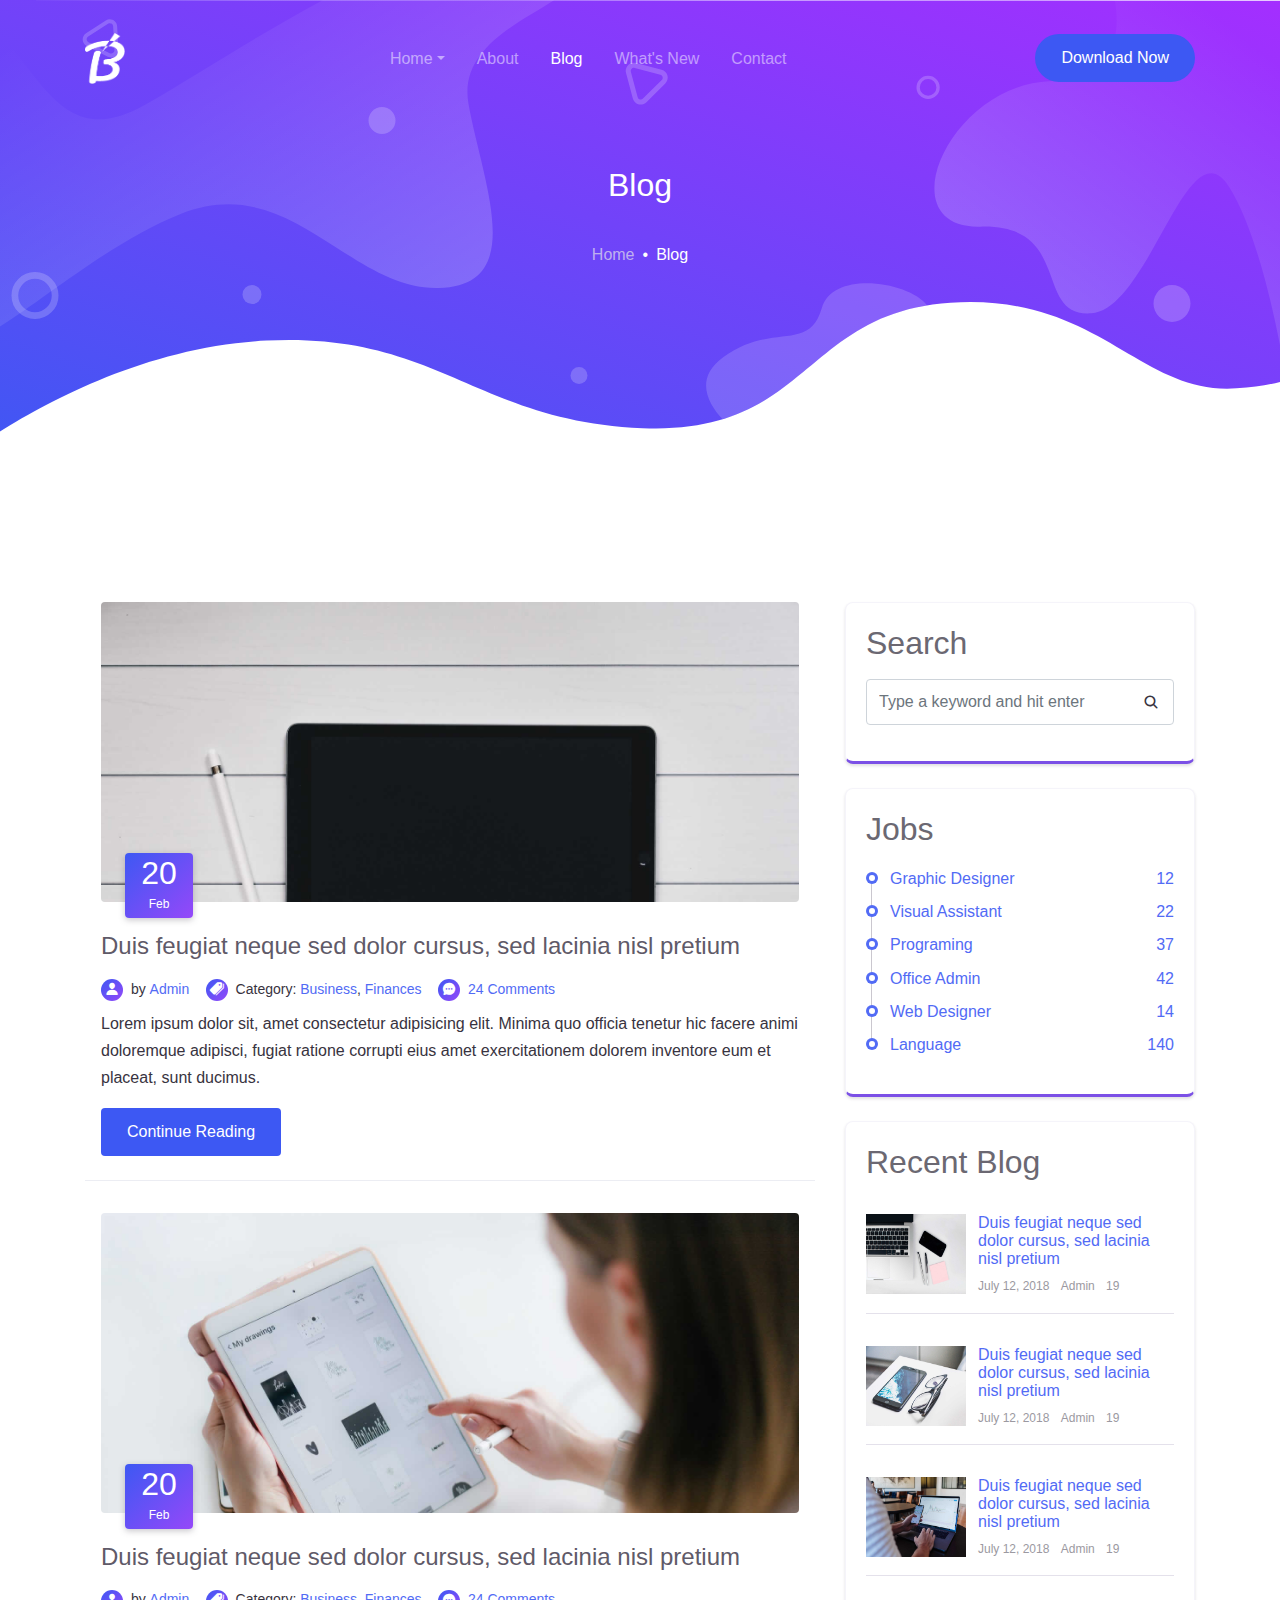
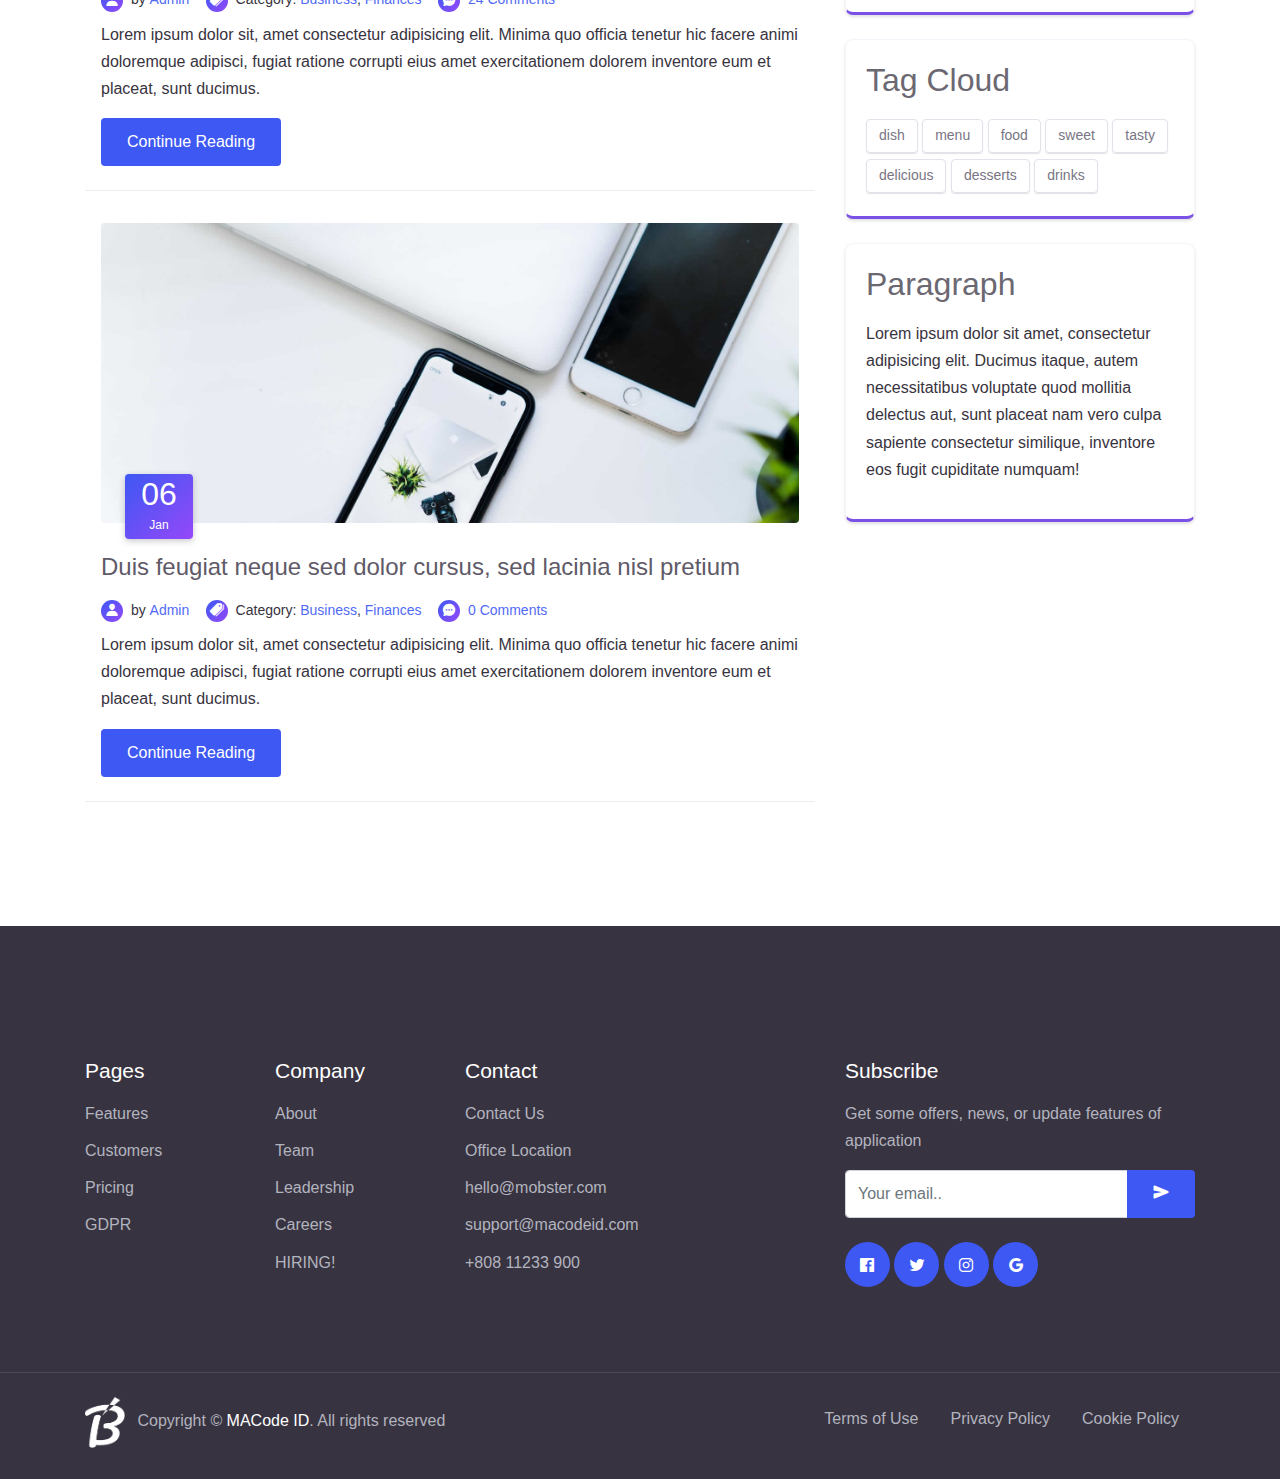
<file: FreeTemp/mobster/html/blog.html>
<!DOCTYPE html>
<html lang="en">
<head>
  <meta charset="UTF-8">
  <meta name="viewport" content="width=device-width, initial-scale=1.0">

  <meta http-equiv="X-UA-Compatible" content="ie=edge">

  <meta name="description" content="Mobile Application HTML5 Template">

  <meta name="copyright" content="MACode ID, https://www.macodeid.com/">

  <title>Mobster - One page app template</title>

  <link rel="shortcut icon" href="../assets/favicon.png" type="image/x-icon">

  <link rel="stylesheet" href="../assets/css/maicons.css">

  <link rel="stylesheet" href="../assets/vendor/animate/animate.css">

  <link rel="stylesheet" href="../assets/vendor/owl-carousel/css/owl.carousel.min.css">

  <link rel="stylesheet" href="../assets/css/bootstrap.css">

  <link rel="stylesheet" href="../assets/css/mobster.css">
</head>
<body>

<nav class="navbar navbar-expand-lg navbar-dark navbar-floating">
  <div class="container">
    <a class="navbar-brand" href="index.html">
      <img src="../assets/favicon-light.png" alt="" width="40">
    </a>
    <button class="navbar-toggler" type="button" data-toggle="collapse" data-target="#navbarToggler" aria-controls="navbarToggler" aria-expanded="false" aria-label="Toggle navigation">
      <span class="navbar-toggler-icon"></span>
    </button>
  
    <div class="collapse navbar-collapse" id="navbarToggler">
      <ul class="navbar-nav ml-auto mt-2 mt-lg-0">
        <li class="nav-item dropdown">
          <a class="nav-link dropdown-toggle" href="#" id="navbarDropdown" data-toggle="dropdown" aria-haspopup="true" aria-expanded="false">Home</a>
          <div class="dropdown-menu" aria-labelledby="navbarDropdown">
            <a class="dropdown-item" href="index.html">Homepage 1</a>
            <a class="dropdown-item" href="index-2.html">Homepage 2</a>
          </div>
        </li>
        <li class="nav-item">
          <a class="nav-link" href="about.html">About</a>
        </li>
        <li class="nav-item active">
          <a class="nav-link" href="blog.html">Blog</a>
        </li>
        <li class="nav-item">
          <a class="nav-link" href="updates.html">What's New</a>
        </li>
        <li class="nav-item">
          <a class="nav-link" href="contact.html">Contact</a>
        </li>
      </ul>
      <div class="ml-auto my-2 my-lg-0">
        <button class="btn btn-primary rounded-pill">Download Now</button>
      </div>
    </div>
  </div>
</nav>

<main>
  <div class="page-hero-section bg-image hero-mini" style="background-image: url(../assets/img/hero_mini.svg);">
    <div class="hero-caption">
      <div class="container fg-white h-100">
        <div class="row justify-content-center align-items-center text-center h-100">
          <div class="col-lg-6">
            <h3 class="mb-4 fw-medium">Blog</h3>
            <nav aria-label="breadcrumb">
              <ol class="breadcrumb breadcrumb-dark justify-content-center bg-transparent">
                <li class="breadcrumb-item"><a href="index.html">Home</a></li>
                <li class="breadcrumb-item active" aria-current="page">Blog</li>
              </ol>
            </nav>
          </div>
        </div>
      </div>
    </div>
  </div>

  <div class="page-section">
    <div class="container">
      <div class="row">
        <div class="col-lg-8 py-3">
          <article class="blog-entry">
            <div class="entry-header">
              <div class="post-thumbnail">
                <img src="../assets/img/blogs/blog_4.jpg" alt="">
              </div>
              <div class="post-date">
                <h3>20</h3>
                <span>Feb</span>
              </div>
            </div>
            <div class="post-title"><a href="blog-details.html">Duis feugiat neque sed dolor cursus, sed lacinia nisl pretium</a></div>
            <div class="entry-meta mb-2">
              <div class="meta-item entry-author">
                <div class="icon">
                  <span class="mai-person"></span>  
                </div>
                by <a href="#">Admin</a>
              </div>
              <div class="meta-item">
                <div class="icon">
                  <span class="mai-pricetags"></span>
                </div>
                Category: 
                <a href="#">Business</a>, 
                <a href="#">Finances</a>
              </div>
              <div class="meta-item">
                <div class="icon">
                  <span class="mai-chatbubble-ellipses"></span>
                </div>
                <a href="#">24 Comments</a>
              </div>
            </div>
            <div class="entry-content">
              <p>Lorem ipsum dolor sit, amet consectetur adipisicing elit. Minima quo officia tenetur hic facere animi doloremque adipisci, fugiat ratione corrupti eius amet exercitationem dolorem inventore eum et placeat, sunt ducimus.</p>
            </div>
            <a href="#" class="btn btn-primary">Continue Reading</a>
          </article>

          <article class="blog-entry">
            <div class="entry-header">
              <div class="post-thumbnail">
                <img src="../assets/img/blogs/blog_5.jpg" alt="">
              </div>
              <div class="post-date">
                <h3>20</h3>
                <span>Feb</span>
              </div>
            </div>
            <div class="post-title"><a href="blog-details.html">Duis feugiat neque sed dolor cursus, sed lacinia nisl pretium</a></div>
            <div class="entry-meta mb-2">
              <div class="meta-item entry-author">
                <div class="icon">
                  <span class="mai-person"></span>  
                </div>
                by <a href="#">Admin</a>
              </div>
              <div class="meta-item">
                <div class="icon">
                  <span class="mai-pricetags"></span>
                </div>
                Category: 
                <a href="#">Business</a>, 
                <a href="#">Finances</a>
              </div>
              <div class="meta-item">
                <div class="icon">
                  <span class="mai-chatbubble-ellipses"></span>
                </div>
                <a href="#">24 Comments</a>
              </div>
            </div>
            <div class="entry-content">
              <p>Lorem ipsum dolor sit, amet consectetur adipisicing elit. Minima quo officia tenetur hic facere animi doloremque adipisci, fugiat ratione corrupti eius amet exercitationem dolorem inventore eum et placeat, sunt ducimus.</p>
            </div>
            <a href="#" class="btn btn-primary">Continue Reading</a>
          </article>

          <article class="blog-entry">
            <div class="entry-header">
              <div class="post-thumbnail">
                <img src="../assets/img/blogs/blog_6.jpg" alt="">
              </div>
              <div class="post-date">
                <h3>06</h3>
                <span>Jan</span>
              </div>
            </div>
            <div class="post-title"><a href="blog-details.html">Duis feugiat neque sed dolor cursus, sed lacinia nisl pretium</a></div>
            <div class="entry-meta mb-2">
              <div class="meta-item entry-author">
                <div class="icon">
                  <span class="mai-person"></span>  
                </div>
                by <a href="#">Admin</a>
              </div>
              <div class="meta-item">
                <div class="icon">
                  <span class="mai-pricetags"></span>
                </div>
                Category: 
                <a href="#">Business</a>, 
                <a href="#">Finances</a>
              </div>
              <div class="meta-item">
                <div class="icon">
                  <span class="mai-chatbubble-ellipses"></span>
                </div>
                <a href="#">0 Comments</a>
              </div>
            </div>
            <div class="entry-content">
              <p>Lorem ipsum dolor sit, amet consectetur adipisicing elit. Minima quo officia tenetur hic facere animi doloremque adipisci, fugiat ratione corrupti eius amet exercitationem dolorem inventore eum et placeat, sunt ducimus.</p>
            </div>
            <a href="#" class="btn btn-primary">Continue Reading</a>
          </article>
        </div>
        <!-- Sidebar -->
        <div class="col-lg-4 py-3">
          <div class="widget-wrap">
            <form action="#" class="search-form">
              <h3 class="widget-title">Search</h3>
              <div class="form-group">
                <span class="icon mai-search"></span>
                <input type="text" class="form-control" placeholder="Type a keyword and hit enter">
              </div>
            </form>
          </div>

            <div class="widget-wrap">
              <h3 class="widget-title">Jobs</h3>
              <ul class="categories">
                <li><a href="#">Graphic Designer <span>12</span></a></li>
                <li><a href="#">Visual Assistant <span>22</span></a></li>
                <li><a href="#">Programing <span>37</span></a></li>
                <li><a href="#">Office Admin <span>42</span></a></li>
                <li><a href="#">Web Designer <span>14</span></a></li>
                <li><a href="#">Language <span>140</span></a></li>
              </ul>
            </div>

            <div class="widget-wrap">
              <h3 class="widget-title">Recent Blog</h3>
              <div class="blog-widget">
                <div class="blog-img">
                  <img src="../assets/img/blogs/blog_1.jpg" alt="">
                </div>
                <div class="entry-footer">
                  <div class="blog-title mb-2"><a href="#">Duis feugiat neque sed dolor cursus, sed lacinia nisl pretium</a></div>
                  <div class="meta">
                    <a href="#"><span class="icon-calendar"></span> July 12, 2018</a>
                    <a href="#"><span class="icon-person"></span> Admin</a>
                    <a href="#"><span class="icon-chat"></span> 19</a>
                  </div>
                </div>
              </div>
              <div class="blog-widget">
                <div class="blog-img">
                  <img src="../assets/img/blogs/blog_2.jpg" alt="">
                </div>
                <div class="entry-footer">
                  <div class="blog-title mb-2"><a href="#">Duis feugiat neque sed dolor cursus, sed lacinia nisl pretium</a></div>
                  <div class="meta">
                    <a href="#"><span class="icon-calendar"></span> July 12, 2018</a>
                    <a href="#"><span class="icon-person"></span> Admin</a>
                    <a href="#"><span class="icon-chat"></span> 19</a>
                  </div>
                </div>
              </div>
              <div class="blog-widget">
                <div class="blog-img">
                  <img src="../assets/img/blogs/blog_3.jpg" alt="">
                </div>
                <div class="entry-footer">
                  <div class="blog-title mb-2"><a href="#">Duis feugiat neque sed dolor cursus, sed lacinia nisl pretium</a></div>
                  <div class="meta">
                    <a href="#"><span class="icon-calendar"></span> July 12, 2018</a>
                    <a href="#"><span class="icon-person"></span> Admin</a>
                    <a href="#"><span class="icon-chat"></span> 19</a>
                  </div>
                </div>
              </div>
            </div>

          <div class="widget-wrap">
            <h3 class="widget-title">Tag Cloud</h3>
            <div class="tag-clouds">
              <a href="#" class="tag-cloud-link">dish</a>
              <a href="#" class="tag-cloud-link">menu</a>
              <a href="#" class="tag-cloud-link">food</a>
              <a href="#" class="tag-cloud-link">sweet</a>
              <a href="#" class="tag-cloud-link">tasty</a>
              <a href="#" class="tag-cloud-link">delicious</a>
              <a href="#" class="tag-cloud-link">desserts</a>
              <a href="#" class="tag-cloud-link">drinks</a>
            </div>
          </div>

          <div class="widget-wrap">
            <h3 class="widget-title">Paragraph</h3>
            <p>Lorem ipsum dolor sit amet, consectetur adipisicing elit. Ducimus itaque, autem necessitatibus voluptate quod mollitia delectus aut, sunt placeat nam vero culpa sapiente consectetur similique, inventore eos fugit cupiditate numquam!</p>
          </div>
        </div> <!-- end sidebar -->
      </div>
    </div>
  </div>

</main>


<footer class="page-footer-section bg-dark fg-white">
  <div class="container">
    <div class="row mb-5 py-3">
      <div class="col-sm-6 col-lg-2 py-3">
        <h5 class="mb-3">Pages</h5>
        <ul class="menu-link">
          <li><a href="#" class="">Features</a></li>
          <li><a href="#" class="">Customers</a></li>
          <li><a href="#" class="">Pricing</a></li>
          <li><a href="#" class="">GDPR</a></li>
        </ul>
      </div>
      <div class="col-sm-6 col-lg-2 py-3">
        <h5 class="mb-3">Company</h5>
        <ul class="menu-link">
          <li><a href="#" class="">About</a></li>
          <li><a href="#" class="">Team</a></li>
          <li><a href="#" class="">Leadership</a></li>
          <li><a href="#" class="">Careers</a></li>
          <li><a href="#" class="">HIRING!</a></li>
        </ul>
      </div>
      <div class="col-md-6 col-lg-4 py-3">
        <h5 class="mb-3">Contact</h5>
        <ul class="menu-link">
          <li><a href="#" class="">Contact Us</a></li>
          <li><a href="#" class="">Office Location</a></li>
          <li><a href="#" class="">hello@mobster.com</a></li>
          <li><a href="#" class="">support@macodeid.com</a></li>
          <li><a href="#" class="">+808 11233 900</a></li>
        </ul>
      </div>
      <div class="col-md-6 col-lg-4 py-3">
        <h5 class="mb-3">Subscribe</h5>
        <p>Get some offers, news, or update features of application</p>
        <form method="POST">
          <div class="input-group">
            <input type="text" class="form-control" placeholder="Your email..">
            <div class="input-group-append">
              <button type="submit" class="btn btn-primary"><span class="mai-send"></span></button>
            </div>
          </div>
        </form>

        <!-- Social Media Button -->
        <div class="mt-4">
          <a href="#" class="btn btn-fab btn-primary fg-white"><span class="mai-logo-facebook"></span></a>
          <a href="#" class="btn btn-fab btn-primary fg-white"><span class="mai-logo-twitter"></span></a>
          <a href="#" class="btn btn-fab btn-primary fg-white"><span class="mai-logo-instagram"></span></a>
          <a href="#" class="btn btn-fab btn-primary fg-white"><span class="mai-logo-google"></span></a>
        </div>
      </div>
    </div>
  </div>

  <hr>

  <div class="container">
    <div class="row">
      <div class="col-12 col-md-6 py-2">
        <img src="../assets/favicon-light.png" alt="" width="40">
        <!-- Please don't remove or modify the credits below -->
        <p class="d-inline-block ml-2">Copyright &copy; <a href="https://www.macodeid.com/" class="fg-white fw-medium">MACode ID</a>. All rights reserved</p>
      </div>
      <div class="col-12 col-md-6 py-2">
        <ul class="nav justify-content-end">
          <li class="nav-item"><a href="#" class="nav-link">Terms of Use</a></li>
          <li class="nav-item"><a href="#" class="nav-link">Privacy Policy</a></li>
          <li class="nav-item"><a href="#" class="nav-link">Cookie Policy</a></li>
        </ul>
      </div>
    </div>
  </div>
</footer> <!-- .page-footer -->

<script src="../assets/js/jquery-3.5.1.min.js"></script>

<script src="../assets/js/bootstrap.bundle.min.js"></script>

<script src="../assets/vendor/owl-carousel/js/owl.carousel.min.js"></script>

<script src="../assets/vendor/wow/wow.min.js"></script>

<script src="../assets/js/mobster.js"></script>

</body>
</html>
</file>
<file: lecture_7_web/styles.css>
body {
  font-family: Arial, sans-serif;
  text-align: center;
  margin: 0;
  padding: 0;
  background-color: #f8f8f8;
}

.container {
  margin-top: 100px;
}

h1 {
  color: #333;
}

button {
  background-color: #007bff;
  color: white;
  padding: 10px 20px;
  border: none;
  border-radius: 5px;
  cursor: pointer;
}

button:hover {
  background-color: #0056b3;
}
</file>
<file: FreeTemp/narmi/css/namari-color.css>
/* Namari Landing Page Dynamic Style Index

1. Website Default Styling
2. Navigation
3. Primary and Secondary Colors
4. Banner
5. Typography
6. Buttons
7. Footer


/*------------------------------------------------------------------------------------------*/
/* 1. Website Default Styling */
/*------------------------------------------------------------------------------------------*/


body {
    background:#fff;
}


/* Default Link Color */

a, .la-ball-triangle-path {
    color:#d2b356;
}

a:hover, #header.nav-solid nav a:hover {
    color:#d2b356;
}

/* Default Icon Color */

.icon i {
    color:#d2b356;
}

/* Border Color */

#banner .section-heading:before, .testimonial.classic footer:before {
    background: #d2b356;
}

.pricing-block-content:hover {
    border-color:#d2b356;
}


/*------------------------------------------------------------------------------------------*/
/* 2. Navigation */
/*------------------------------------------------------------------------------------------*/


/* Transparent Navigation Color on a Banner */

#header nav a, #header i {
    color:#111;
}


/* Navigation Colors when the Navigation is sticky and solid */ 

#header.nav-solid, #header.nav-solid a, #header.nav-solid i, #nav-mobile ul li a {
    color:#333;
}


/* Navigation Active State */

#header.nav-solid .active {
    color: #d2b356;
    border-color: #d2b356;
}    



/*------------------------------------------------------------------------------------------*/
/* 3. Primary and Secondary Colors */
/*------------------------------------------------------------------------------------------*/


/* Primary Background and Text Colors */

.primary-color, .featured .pricing {
    background-color:#d2b356;
}

.primary-color, .primary-color .section-title, .primary-color .section-subtitle, .featured .pricing, .featured .pricing p {
    color:#fff;    
}

.section-heading h2:after {
    background:#d2b356;
    content:"";
    display:block;
    width:30px;
    height:5px;
    margin-top:30px;
}

.text-center .section-heading h2:after {
    margin:30px auto 25px auto;
}

/* Primary Icon Colors */

.primary-color .icon i, .primary-color i {
    color:#fff;
}


/* Secondary Background and Text Colors */

.secondary-color {
    background-color:#f5f5f5;
}


/*------------------------------------------------------------------------------------------*/
/* 4. Banner */
/*------------------------------------------------------------------------------------------*/


/* Banner Background and Text Colors */

#banner {
    background: url("../images/banner-images/banner-image-1.jpg") no-repeat center top;
    background-size:cover;
}


/*------------------------------------------------------------------------------------------*/
/* 5. Typography */
/*------------------------------------------------------------------------------------------*/


body {
    font-family: 'Open Sans', sans-serif, Arial, Helvetica;
    font-size:15px;
    font-weight:normal;
    color:#111;
}

/* Logo, if you are using Fonts as Logo and not image

#logo h1 {
    font-family:;
    font-size:; 
    font-weight:;
    color:;
}

#logo h2 {
    font-family:;
    font-size:; 
    font-weight:;
    color:;
}

*/


/* Banner Typography */

#banner h1 {
    font-family: 'Open Sans', sans-serif, Arial, Helvetica;
    font-size:62px;
    line-height:60px;
    font-weight:800;
    color:#111;
}

#banner h2 {
    font-family: 'Open Sans', sans-serif, Arial, Helvetica;
    font-size:18px;
    font-weight:300;
    color:#111;
}


/* Section Title and Subtitle */

.section-title {
    font-family: 'Open Sans', sans-serif, Arial, Helvetica;
    font-size: 34px; 
    font-weight:700;
    color:#111;
}

.section-subtitle {
    font-family: 'Open Sans', sans-serif, Arial, Helvetica;
    font-size: 16px;
    font-weight:300;
    color:#9c9c9c;
}

/* Testimonial */

.testimonial q {
    font-family: 'Open Sans', sans-serif, Arial, Helvetica;
    font-size: 17px; 
    font-weight:300;
}

.testimonial.classic q, .testimonial.classic footer {
    color:#111;
}


/* Standard Headings h1-h6 */

h1 {
    font-family: 'Open Sans', sans-serif, Arial, Helvetica;
    font-size: 40px; 
    font-weight:300;
    color:#111;
}

h2 {
    font-family: 'Open Sans', sans-serif, Arial, Helvetica;
    font-size: 34px; 
    font-weight:300;
    color:#111;
}

h3 {
    font-family: 'Open Sans', sans-serif, Arial, Helvetica;
    font-size: 30px; 
    font-weight:700;
    color:#111;
}

h4 {
    font-family: 'Open Sans', sans-serif, Arial, Helvetica;
    font-size: 18px; 
    font-weight:400;
    color:#111;
}

h5 {
    font-family: 'Open Sans', sans-serif, Arial, Helvetica;
    font-size: 16px; 
    font-weight:400;
    color:#111;
}

h6 {
    font-family: 'Open Sans', sans-serif, Arial, Helvetica;
    font-size: 14px; 
    font-weight:400;
    color:#111;
}


/*------------------------------------------------------------------------------------------*/
/* 6. Buttons */
/*------------------------------------------------------------------------------------------*/

/* ----------Default Buttons---------- */


/* Button Text */

.button, input[type="submit"]  {
    font-family: 'Open Sans', sans-serif, Arial, Helvetica;
    font-size:14px;
    font-weight:bold;
    color:#111;
}


/* Button Color */

.button, input[type="submit"] {
    border-color:#111;
}


/* Button Hover Color */

.button:hover,  input[type="submit"]:hover {
    border-color:#d2b356;
    color:#d2b356;
}


/* ----------Banner Buttons---------- */


/* Button Text */

#banner .button {
    font-family: 'Open Sans', sans-serif, Arial, Helvetica;
    font-size:16px;
    color:#111;
}


/* Button Color */

#banner .button {
    border-color:#111;
}


/* Button Hover Color */

#banner .button:hover {
    color:#d2b356;
    border-color:#d2b356;
}


/*------------------------------------------------------------------------------------------*/
/* 7. Footer */
/*------------------------------------------------------------------------------------------*/

#landing-footer, #landing-footer p, #landing-footer a {
    font-family: 'Open Sans', sans-serif, Arial, Helvetica;
    font-size:12px;
    font-weight:normal;
    color:#999;
}

/* Footer Icon Color */

#landing-footer i {
    color:#999;
}
</file>
<file: FreeTemp/Symp - Responsive VCard Resume Template/css/style.css>
/*=======================================================================
	
	Item Name 		|		Symp - Responsive One Page VCard/Resume Template
	
	Author Name		|		Noman Ali Samejo
	
-------------------------------------------------------------------------
	CSS Structure
-------------------------------------------------------------------------
	
	01- General CSS
	02- Preloader
	03- Front Section
	04- About Section
	05- Resume Section
	06- Services Section
	07- Blog Section
	08- Portfolio Section
	09- Contact Section
	10- Work Page
	11- Single Post Page
	12- Responsive CSS
	
	*Colors are in separate files.
	
=======================================================================*/






/*Importing Google Fonts */
@import url(https://fonts.googleapis.com/css?family=Raleway:400,700,600,300|Playfair+Display:700italic,400italic|Crimson+Text:400italic,600italic|Open+Sans:400,700);

/*=======================================================================
	General CSS
=======================================================================*/
*{
	margin:0;
	padding:0;
	outline:none;
	font-family: Open Sans, sans-serif;
}
h1, h2, h3, h4, h5, h6,
.h1, .h2, .h3, .h4, .h5, .h6{
	font-weight:bold;
	font-family: Raleway, sans-serif;
}
::-webkit-scrollbar{
	height:10px;
	width:10px;
	background:#FFF;
}
::-webkit-scrollbar-thumb{
	background:#BBB;
	border:solid 2px #FFF;
}
::-webkit-scrollbar-thumb:hover{
	background:#888;
}
::-moz-scrollbar{
	height:10px;
	width:10px;
	background:#FFF;
}
::-moz-scrollbar-thumb{
	background:#BBB;
	border:solid 2px #FFF;
}
::-moz-scrollbar-thumb:hover{
	background:#888;
}
img{
	max-width:100%;
}
.parallax{
	background-size:cover;
}
body.section-show{
	overflow:hidden;
}
body a.close-btn,
body.section-show .close-btn{
	opacity:1;
	z-index:100;
	-webkit-transition:opacity .4s 1.2s ease, background .3s ease;
	-moz-transition:opacity .4s 1.2s ease, background .3s ease;
	transition:opacity .4s 1.2s ease, background .3s ease;
	overflow:hidden;
}
.close-btn{
	position:fixed;
	height:64px;
	width:64px;
	cursor:pointer;
	display:block;
	top:18px;
	right:18px;
	opacity:0;
	z-index:-99;
}
.close-btn > span{
	height:3px;
	width:40px;
	background:#BBB;
	position:absolute;
	top:50%;
	left:50%;
	margin-left:-20px;
	margin-top:-1.5px;
}
.close-btn > span:before{
	content: ' ';
	position:absolute;
	top:0;
	width:0;
	height:inherit;
	background:#B7A389;
}
.close-btn > span:nth-of-type(1){
	-webkit-transform:rotate(45deg);
	-moz-transform:rotate(45deg);
	-ms-transform:rotate(45deg);
	-o-transform:rotate(45deg);
	transform:rotate(45deg);
}
.close-btn > span:nth-of-type(2){
	-webkit-transform:rotate(-45deg);
	-moz-transform:rotate(-45deg);
	-ms-transform:rotate(-45deg);
	-o-transform:rotate(-45deg);
	transform:rotate(-45deg);
}
.close-btn > span:nth-of-type(1):before{
	left:0;
}
.close-btn > span:nth-of-type(2):before{
	right:0;
}
.close-btn:hover > span{
	background:transparent;
}
.close-btn:hover > span:before{
	-webkit-transition:all .3s ease;
	-moz-transition:all .3s ease;
	transition:all .3s ease;
	width:100%;
}
.close-btn:hover > span:nth-of-type(2):before{
	-webkit-transition-delay:.3s;	
	-moz-transition-delay:.3s;	
	transition-delay:.3s;	
}
.section-header h2{
	font-size:32px;
	letter-spacing:6px;
	color:#333;
	margin-top:0;
	margin-bottom:35px;
	font-weight:300;
}
.section-header p{
	margin-top:30px;
	line-height:1.7em;
	color:#8A8A8A;
	font-size:16px;
}
#wrapper{
	overflow-x:hidden;
}
.front-section{
	background:#FFF;
}
.section{
	position:fixed;
	left:0;
	right:0;
	top:0;
	bottom:0;
	border:solid 4px #BBB;
	padding-top:100px;
	z-index:-9;
	background:#FFF;
	overflow-y:auto;
	opacity:0;
	visibility:hidden;
	transition: all .3s ease;
}
body.section-show .section.active{
	-webkit-transition:opacity .4s 1.2s ease;
	-moz-transition:opacity .4s 1.2s ease;
	transition:opacity .4s 1.2s ease;
	z-index:99;
	opacity:1;
	visibility:visible;
}
.bg-lightgray{
	background:#F5F5F5;
}
.footer{
	padding:30px 0;
	background:#FFF;
	border-top:solid 1px #F0F0F0;
}
.footer h4{
	font-size:18px;
	letter-spacing:4px;
	margin:0;
	margin-top:3.5px;
	font-style:italic;
	font-family:'Playfair Display', serif;
	color:#999;
}
.footer-social{
	margin:0;
	padding:0;
	list-style:none;
	font-size:0;
}
.footer-social > li{
	display:inline-block;
	*display:inline;
	*zoom:1;
	margin-left:30px;
}
.footer-social > li > a{
	text-decoration:none;
	height:26px;
	width:26px;
	line-height:26px;
	vertical-align:middle;
	-webkit-transform:rotate(45deg);
	-moz-transform:rotate(45deg);
	-ms-transform:rotate(45deg);
	-o-transform:rotate(45deg);
	transform:rotate(45deg);
	-webkit-transition:all .3s ease-in-out;
	-moz-transition:all .3s ease-in-out;
	transition:all .3s ease-in-out;
	display:block;
	text-align:center;
	color:#BBB;
	background:#F0F0F0;
	font-size:0;
}
.footer-social > li > a > i{
	-webkit-transform:rotate(-45deg);
	-moz-transform:rotate(-45deg);
	-ms-transform:rotate(-45deg);
	-o-transform:rotate(-45deg);
	transform:rotate(-45deg);
	display:inline-block;
	*display:inline;
	*zoom:1;
	line-height:inherit;
	width:inherit;
	height:inherit;
	vertical-align:middle;
}
.footer-social > li > a > i:before{
	font-size:14px;
	line-height:1em;
	vertical-align:middle;
}
.footer-social > li > a:hover{
	background:#B7A389;
	color:#FFF;
}
.section-block > .container,
.section-block{
	position:relative;
}
.section-block{
	overflow:hidden;
}

/*=======================================================================
	Preloader
=======================================================================*/
.js #preloader{
	position:fixed;
	top:0;
	left:0;
	right:0;
	bottom:0;
	background:#FFF;
	z-index:199;
	-webkit-transition:all .5s ease;
	-moz-transition:all .5s ease;
	transition:all .5s ease;
}
.js #preloader .loader{
	position:absolute;
	top:50%;
	left:50%;
	-webkit-transform:translate(-50%, -50%);	
	-moz-transform:translate(-50%, -50%);	
	-ms-transform:translate(-50%, -50%);	
	-o-transform:translate(-50%, -50%);	
	transform:translate(-50%, -50%);	
}
.js body.loaded #preloader{
	-webkit-transform:scale(.6) translateY(-100%);
	-moz-transform:scale(.6) translateY(-100%);
	-ms-transform:scale(.6) translateY(-100%);
	-o-transform:scale(.6) translateY(-100%);
	transform:scale(.6) translateY(-100%);
	opacity:0;
	visibility:hidden;
	z-index:-1;
}
.no-js #preloader{
	display:none;
}

.divider-draft{
	position:relative;
	height:2px;
	background:#333;
	width:40px;
	display:block;
	margin:15px 0;
}
.divider-draft:before,
.divider-draft:after{
	content: ' ';
	width:25px;
	height:1px;
	background:#333;
	position:absolute;
	left:0;
}
.divider-draft.center{
	margin:auto;
}
.divider-draft.center:before,
.divider-draft.center:after{
	right:0;
	margin:auto;
}
.divider-draft:before{
	top:-6px;
}
.divider-draft:after{
	bottom:-6px;
}

/*=======================================================================
	Front Section
=======================================================================*/
body.section-show .transition-mask{
	position:absolute;
	top:260px;
	height:500px;
	width:500px;
	left:0;
	right:0;
	margin:auto;
	z-index:22;
	transform:rotate(45deg);
	overflow:hidden;
	-webkit-animation: fill2 .8s .4s both ease;
	-moz-animation: fill2 .8s .4s both ease;
	animation: fill2 .8s .4s both ease;
}
body .transition-mask:before{
	content: ' ';
	position:absolute;
	bottom:0;
	right:0;
	height:100%;
	width:100%;
}
body.section-show .transition-mask:before{
	-webkit-animation: fill .4s both ease;
	-moz-animation: fill .4s both ease;
	animation: fill .4s both ease;
	background:#CCC;
}

@-webkit-keyframes fill2{
	0%{
		transform:rotate(45deg);
	}
	100%{
		z-index:50;
		transform:rotate(0deg);
		height:100%;
		width:100%;
		top:0;
		bottom:auto;
	}
}
@keyframes fill2{
	0%{
		-webkit-transform:rotate(45deg);
		-moz-transform:rotate(45deg);
		-ms-transform:rotate(45deg);
		-o-transform:rotate(45deg);
		transform:rotate(45deg);
	}
	100%{
		z-index:50;
		-webkit-transform:rotate(0deg);
		-moz-transform:rotate(0deg);
		-ms-transform:rotate(0deg);
		-o-transform:rotate(0deg);
		transform:rotate(0deg);
		height:100%;
		width:100%;
		top:0;
		bottom:auto;
	}
}



@-webkit-keyframes fill{
	0%{
		width:0%;
	}
	100%{
		width:100%;
	}
}

@keyframes fill{
	0%{
		width:0%;
	}
	100%{
		width:100%;
	}
}



.front-section{
	padding-top:60px;
	padding-bottom:200px;
	position:relative;
}
.front-heading{
	text-align:center;
	margin-top:190px;
}
.front-heading > h2{
	font-size:55px;
	font-weight:lighter;
	letter-spacing:15px;
	position:relative;
	position:relative;
	line-height:1em;
	display:inline-block;
	*display:inline;
	*zoom:1;
	z-index:10;
	color:#999;
	font-family: 'Playfair Display', serif;
	font-style:italic;
}

.front-person-img{
	width:500px;
	height:500px;
	overflow:hidden;
	background:#F0F0F0;
	position:relative;
	z-index:15;
	-webkit-transition:height .5s .3s ease, transform .5s .8s ease;
	-moz-transition:height .5s .3s ease, transform .5s .8s ease;
	transition:height .5s .3s ease, transform .5s .8s ease;
	margin:200px auto;
	margin-bottom:0;
	-webkit-transform:rotate(45deg);
	-moz-transform:rotate(45deg);
	-ms-transform:rotate(45deg);
	-o-transform:rotate(45deg);
	transform:rotate(45deg);
	border-radius:0;
}
.front-person-img > img{
	max-width:100%;
	vertical-align:bottom;
	-webkit-transform:rotate(-45deg) translateY(40px);
	-moz-transform:rotate(-45deg) translateY(40px);
	-ms-transform:rotate(-45deg) translateY(40px);
	-o-transform:rotate(-45deg) translateY(40px);
	transform:rotate(-45deg) translateY(40px);
}

.front-person-titles{
	position:relative;
	z-index:10;
	height:500px;
	width:500px;
	margin:auto;
	margin-top:-500px;
	-webkit-transform:rotate(45deg);
	-moz-transform:rotate(45deg);
	-ms-transform:rotate(45deg);
	-o-transform:rotate(45deg);
	transform:rotate(45deg);
}
.front-person-titles > span{
	position:absolute;
	z-index:5;
	display:block;
	width:100%;
	font-family:Hind, sans-serif;
	color:#CCC;
	text-align:center;
	font-size:24px;
	letter-spacing:25px;
	line-height:1em;
	text-transform:lowercase;
}
.front-person-titles > .t1{
	left:5px;
	bottom:0;
	-webkit-transform:rotate(-90deg) translateY(-100%);
	-moz-transform:rotate(-90deg) translateY(-100%);
	-ms-transform:rotate(-90deg) translateY(-100%);
	-o-transform:rotate(-90deg) translateY(-100%);
	transform:rotate(-90deg) translateY(-100%);
	-webkit-transform-origin:0% 0%;
	-moz-transform-origin:0% 0%;
	-ms-transform-origin:0% 0%;
	-o-transform-origin:0% 0%;
	transform-origin:0% 0%;
}
.front-person-titles > .t2{
	top:5px;
	left:0;
	-webkit-transform:translateY(-100%);
	-moz-transform:translateY(-100%);
	-ms-transform:translateY(-100%);
	-o-transform:translateY(-100%);
	transform:translateY(-100%);
}
.front-person-titles > .t3{
	left:0;
	bottom:5px;
	-webkit-transform:translateY(100%) rotate(180deg);
	-moz-transform:translateY(100%) rotate(180deg);
	-ms-transform:translateY(100%) rotate(180deg);
	-o-transform:translateY(100%) rotate(180deg);
	transform:translateY(100%) rotate(180deg);
}


.front-person-links{
	margin:auto;
	width:500px;
	height:500px;
	margin-top:-500px;
	z-index:25;
	-webkit-transform: rotate(45deg);
	-moz-transform: rotate(45deg);
	-ms-transform: rotate(45deg);
	-o-transform: rotate(45deg);
	transform: rotate(45deg);
	position:relative;
}

.front-person-links > ul > li{
	display:block;
}
.front-person-links > ul{
	font-size:0;
	z-index:99;
	position:absolute;
	text-align:left;
	white-space:nowrap;
	left:100%;
	top:50%;
	-webkit-transform:translateY(-50%);
	-moz-transform:translateY(-50%);
	-ms-transform:translateY(-50%);
	-o-transform:translateY(-50%);
	transform:translateY(-50%);
	margin:0;
	padding:0;
	list-style:none;
	margin-left:-15px;
}
.front-person-links > ul > li > a{
	font-weight:bold;
	display:block;
	font-size:14px;
	padding:25px 0;
	cursor:pointer;
	-webkit-transition:all .3s ease;
	-moz-transition:all .3s ease;
	transition:all .3s ease;
	position:relative;
	color:#999;
	text-align:left;
	text-transform:uppercase;
	letter-spacing:3px;
	text-decoration:none;
	line-height:1em;
}
.front-person-links > ul > li > a:before,
.front-person-links > ul > li > a:after{
	content: ' ';
	height:6px;
	width:15px;
	background:#CCC;
	display:inline-block;
	*display:inline;
	*zoom:1;
	vertical-align:middle;
	margin-right:15px;
	font-size:0;
	-webkit-transition:all .3s ease;
	-moz-transition:all .3s ease;
	transition:all .3s ease;
	display:none;
}
.front-person-links > ul > li > a:after{
	margin-left:15px;
	margin-right:0;
	display:none;
}
.front-person-links > ul > li > a:hover{
	color:#B7A389;
}
.front-person-links > ul > li > a:hover:after,
.front-person-links > ul > li > a:hover:before{
	width:25px;
	background:#999;
}


/*=======================================================================
	About Section
=======================================================================*/
.about-section{
	padding-top:0;
}
.about-icons{
	padding-top:110px;
	padding-bottom:0px;
}
.basic-info{
	padding-top:100px;
	padding-bottom:100px;
	position:relative;
	border-bottom:solid 1px #F0F0F0;
}
.basic-info .section-header{
	margin-bottom:80px;
}
.about-info > p{
	line-height:1.8em;
	margin-top:-.4em;
}
.about-person-img{
	text-align:center;
}
.about-person-img > img{
	max-width:100%;
}
.info-list{
	list-style:none;
	padding:0;
	margin:0;
	position:relative;
	z-index:10;
	margin-top:20px;
	margin-bottom:60px;
}
.info-list:before,
.info-list:after{
	content:' ';
	display:table;
}
.info-list:after{
	clear:both;
}
.info-list > li{
	margin-bottom:20px;
	float:left;
	width:25%;
}
.info-list > li > .inner{
	padding:15px 0;
}
.info-list > li > *{
	line-height:1em;
	margin:0;
}
.info-list > li > .inner > h4{
	font-size:13px;
	letter-spacing:4px;
	margin-right:16px;
	margin-bottom:8px;
	display:block;
	color:#333;
}
.info-list > li > .inner > p{
	font-size:16px;
	color:#777;
	display:block;
}
.funfacts-block{
	padding-top:60px;
	padding-bottom:20px;
	background-image:url(../img/bg-funfacts.jpg);
	background-size:cover;
	background-attachment:fixed;
}
.funfact{
	position:relative;
	text-align:center;
	margin-bottom:40px;
}
.funfact:after{
	content: ' ';
	position:absolute;
	height:16px;
	width:16px;
	right:-10px;
	top:50%;
	margin-top:-10px;
	border:solid 1px #FFF;
	-webkit-transform:rotate(45deg);
	-moz-transform:rotate(45deg);
	-ms-transform:rotate(45deg);
	-o-transform:rotate(45deg);
	transform:rotate(45deg);
	opacity:.4;
	filter:Alpha(opacity=40);
}
.funfact:last-of-type:after{
	display:none;
}
@media (max-width: 992px){
	.funfact:nth-of-type(2):after{
		display:none;
	}	
}
@media (max-width: 768px){
	.funfact:after{
		display:none;
	}	
}

.funfact > .content > h4{
	margin:0;
	color:#FFF;
	font-size:55px;
	margin-bottom:5px;
}
.funfact > .content > p{
	color:#FFF;
	letter-spacing:2px;
	margin-bottom:0;
	font-size:13px;
	opacity:.8;
}
.testimonials-block{
	padding:100px 0;
}
.testimonials-block .section-header{
	margin-bottom:45px;
}
.testimonials-slider{
	position:relative;
}
.testimonial{
	text-align:center;
}
.testimonial > p{
	font-size:22px;
	line-height:1.6em;
	color:#777;
	font-family:crimson text, serif;
	font-weight:lighter;
	font-style:italic;
}
.testimonial > .author{
	margin-top:45px;
}
.testimonial > .author > h4{
	margin:0;
	text-transform:uppercase;
	letter-spacing:2px;
	font-size:14px;
}
.testimonial > .author > p{
	color:#777;
}
.testimonials-slider .owl-controls{
	margin-top:27px;
}
.testimonials-slider .owl-controls > .owl-pagination > .owl-page > span{
	height:16px;
	width:16px;
	border-radius:0;
	border:solid 1px #B7A389;
	-webkit-transform:rotate(-45deg);
	-moz-transform:rotate(-45deg);
	-ms-transform:rotate(-45deg);
	-o-transform:rotate(-45deg);
	transform:rotate(-45deg);
	margin:11px;
	background:transparent;
	opacity:.6;
	-webkit-transition:all .3s ease;
	-moz-transition:all .3s ease;
	transition:all .3s ease;
}
.testimonials-slider .owl-controls > .owl-pagination > .owl-page.active > span,
.testimonials-slider .owl-controls > .owl-pagination > .owl-page:hover > span{
	background:#B7A389;
	opacity:.8;
}
.testimonials-slider .owl-controls > .owl-pagination > .owl-page.active > span{
	opacity:1;
}
/*=======================================================================
	Resume Section
=======================================================================*/
.timeline-block{
	padding-bottom:100px;
}
.timeline-block .timeline{
	padding-bottom:90px;
	margin-top:100px;
}
.timeline{
	position:relative;
	list-style:none;
	margin:0;
}
.timeline:before{
	content: ' ';
	position:absolute;
	top:0;
	left:50%;
	margin-left:-1px;
	height:100%;
	width:2px;
	background:#BBB;
	border-radius: 0 0 5px 5px;
}
.timeline > li:before,
.timeline > li:after{
	content: ' ';
	display:table;
}
.timeline > li:after{
	clear:both;
}
.timeline > li > .timeline-desc{
	float:right;
}
.timeline > li > .timeline-desc > h4{
	font-size:14px;
	letter-spacing:2px;
	margin-top:0;
}
.timeline > li > .timeline-content{
	float:left;
	text-align:right;
	position:relative;
}
.timeline > li.inverse > .timeline-content{
	float:right;
	text-align:left;
}
.timeline > li.inverse > .timeline-desc{
	float:left;
	text-align:right;
}
.timeline > li{
	margin:70px 0;
	position:relative;
}
.timeline > li:not(.timeline-header):before{
	content: ' ';
	position:absolute;
	top:0;
	left:50%;
	height:11px;
	width:11px;
	-webkit-transform:translateX(-50%) rotate(45deg);
	-moz-transform:translateX(-50%) rotate(45deg);
	-ms-transform:translateX(-50%) rotate(45deg);
	-o-transform:translateX(-50%) rotate(45deg);
	transform:translateX(-50%) rotate(45deg);
	background:#B7A389;
}
.timeline > li > div{
	width:50%;
	padding:0 35px;
}
.timeline > li > .timeline-content > h4{
	margin-top:0;
	margin-bottom:7px;
	letter-spacing:2px;
	font-size:20px;
}
.timeline > li > .timeline-content > span{
	display:block;
	margin-bottom:15px;
	color:#BBB;
}
.timeline > li > .timeline-content > p{
	margin:0;
	line-height:1.7em;
	color:#777;
}
.timeline > li.timeline-header{
	background:#FFF;
	position:relative;
	z-index:10;
	text-align:center;
	margin-bottom:100px;
	margin-top:100px;
}
.timeline > li.timeline-header > h4{
	font-weight:bold;
	text-transform:uppercase;
	font-size:16px;
	display:inline-block;
	*display:inline;
	*zoom:1;
	position:relative;
	margin:0;
	letter-spacing:4px;
}
.timeline > li.timeline-header:first-of-type{
	margin-top:0;
}
.timeline > li.timeline-header > h4:before,
.timeline > li.timeline-header > h4:after{
	content: ' ';
	display:block;
	height:2px;
	background:#BBB;
	margin:0 -5px;
	margin-top:8px;
}
.timeline > li.timeline-header > h4:before{
	margin-top:0;
	margin-bottom:8px;
}
@media (max-width:992px){
	.timeline > li:before,
	.timeline:before{
		display:none;
	}
	.timeline > li > .timeline-desc{
		opacity:.5;
		text-align:right;
		float:left;
	}
	.timeline > li.inverse > .timeline-desc{
		text-align:left;
		float:right;
	}
	.timeline > li > div{
		width:85%;
		float:none;
		display:block;
		margin-left:auto;
		margin-right:auto;
	}
	.timeline > li > .timeline-content{
		text-align:right;
	}
}
.hobbies-block{
	padding-top:100px;
	padding-bottom:30px;
}
.hobbies-block .section-header{
	margin-bottom:100px;
}
.hobby{
	position:relative;
	text-align:center;
	margin-bottom:70px;
	-webkit-transition:all .3s ease-in-out;
	-moz-transition:all .3s ease-in-out;
	transition:all .3s ease-in-out;
}
.hobby > .icon{
	font-size:0;
	background:#B7A389;
	color:#FFF;
	-webkit-transform:rotate(45deg);
	-moz-transform:rotate(45deg);
	-ms-transform:rotate(45deg);
	-o-transform:rotate(45deg);
	transform:rotate(45deg);
	width:80px;
	height:80px;
	line-height:80px;
	margin:auto;
	margin-bottom:40px;
	-webkit-transition:all .3s ease-in-out;
	-moz-transition:all .3s ease-in-out;
	transition:all .3s ease-in-out;
	position:relative;
	top:0;
}
.hobby:hover > .icon{
	top:-15px;
}
.hobby > .icon > i{
	display:block;
	height:inherit;
	width:inherit;
	line-height:inherit;
	text-align:center;
	-webkit-transform:rotate(-45deg);
	-moz-transform:rotate(-45deg);
	-ms-transform:rotate(-45deg);
	-o-transform:rotate(-45deg);
	transform:rotate(-45deg);
}
.hobby > .icon > i:before{
	vertical-align:middle;
	font-size:45px;
	line-height:1em;
}
.hobby > h4{
	font-size:18px;
	letter-spacing:2px;
	margin-top:0;
	margin-top:2px;
}
.skills-block{
	padding:100px 0;
	padding-bottom:40px;
}
.skills-block .section-header{
	margin-bottom:80px;
}
.skill{
	position:relative;
	margin-bottom:60px;
}
.skill > h4{
	font-size:14px;
	margin-top:0;
	margin-bottom:5px;
	letter-spacing:2px;
	color:#B7A389;
}
.skill > .skill-bar{
	height:10px;
	background:#F0F0F0;
}
.skill > .skill-bar > .bar{
	background:#888;
	height:100%;
	width:0;
	position:relative;
}
.skill > .skill-bar > .bar > .percent{
	position:absolute;
	padding:4px 7px;
	background:#888;
	color:#FFF;
	bottom:100%;
	right:0;
	font-size:11px;
	margin-bottom:10px;
}
.skill > .skill-bar > .bar > .percent:after{
	content: ' ';
	position:absolute;
	border-bottom:solid 7px transparent;
	border-right:solid 7px #888;
	bottom:-7px;
	right:0;
}

/*=======================================================================
	Services Section
=======================================================================*/
.services-section .main-title{
	margin-bottom:80px;
}
.services-block{
	padding-top:50px;
	padding-bottom:0;
	border-bottom:solid 1px #F0F0F0;
}
.service{
	position:relative;
	text-align:center;
	margin-bottom:120px;
}
.service > .icon{
	-webkit-transform:rotate(45deg);
	-moz-transform:rotate(45deg);
	-ms-transform:rotate(45deg);
	-o-transform:rotate(45deg);
	transform:rotate(45deg);
	height:90px;
	width:90px;
	line-height:90px;
	vertical-align:middle;
	text-align:center;
	margin:auto;
	-webkit-transition:all .3s ease-in-out;
	-moz-transition:all .3s ease-in-out;
	transition:all .3s ease-in-out;
	font-size:0;
	background:#B7A389;
	color:#FFF;
	position:relative;
	top:0;
}
.service:hover > .icon{
	top:-15px;
}
.service > .icon > i:before{
	line-height:1em;
	vertical-align:middle;
	font-size:45px;
}
.service > .icon > i{
	display:inline-block;
	line-height:inherit;
	height:inherit;
	width:inherit;
	-webkit-transform:rotate(-45deg);
	-moz-transform:rotate(-45deg);
	-ms-transform:rotate(-45deg);
	-o-transform:rotate(-45deg);
	transform:rotate(-45deg);
}
.service > .content > h4{
	font-size:20px;
	margin-top:50px;
	margin-bottom:8px;
	letter-spacing:2px;
}
.service > .content > p{
	line-height:1.6em;
	color:#777;
}
.pricing-block{
	padding:120px 0;
}
.pricing-block .section-header{
	margin-bottom:90px;
}
.pricing-table{
	max-width:300px;
	margin:auto;
	background:#F4F4F4;
	padding:35px 0;
	-webkit-transition:all .3s ease;
	-moz-transition:all .3s ease;
	transition:all .3s ease;
}
.pricing-table > .header > h4{
	font-size:18px;
	text-transform:uppercase;
	margin:0;
}
.pricing-table > .header > .price{
	margin-bottom:30px;
	margin-top:30px;
}
.pricing-table > .header > .price > span{
	display:inline-block;
	*display:inline;
	*zoom:1;
	line-height:1em;
}
.pricing-table > .header > .price > .currency{
	vertical-align:top;
	margin-top:12px;
}
.pricing-table > .header > .price > .amount{
	font-weight:bold;
	font-size:80px;
}
.pricing-table > .header > .price > .period{
	text-transform:uppercase;
	letter-spacing:2px;
	font-size:12px;
}
.pricing-table > .table-items{
	list-style:none;
	padding:0;
	margin:0;
	margin-top:25px;
	margin-bottom:30px;
}
.pricing-table > .table-items > li{
	padding:10px 0;
}

.pricing-table > .table-btn{
	padding:11px 22px;
	background:#333;
	color:#FFF;
	text-decoration:none;
	display:inline-block;
	*display:inline;
	*zoom:1;
	-webkit-transition:all .3s ease;
	-moz-transition:all .3s ease;
	transition:all .3s ease;
}
.pricing-table > .table-btn:hover{
	background:#B7A389;
}
.process-block{
	padding:100px 0;
}
.process-block .section-header{
	margin-bottom:80px;
}
.process{
	position:relative;
}
.process > .number{
	font-size:16px;
	font-weight:bold;
	display:inline-block;
	*display:inline;
	*zoom:1;
	line-height:1em;
	margin-bottom:15px;
	position:relative;
	-webkit-transform:rotate(45deg);
	-moz-transform:rotate(45deg);
	-ms-transform:rotate(45deg);
	-o-transform:rotate(45deg);
	transform:rotate(45deg);
	border:solid 1px #B7A389;
	-webkit-transition:all .3s ease-in-out;
	-moz-transition:all .3s ease-in-out;
	transition:all .3s ease-in-out;
	color:#B7A389;
}
.process:hover > .number{
	color:#FFF;
	background:#B7A389;
}
.process > .number > span{
	transform:rotate(-45deg);
	display:block;
	height:28px;
	width:28px;
	line-height:28px;
	text-align:center;
	position:relative;
}
.process > .number > span:before{
	content: ' ';
	border-top:solid 8px transparent;
	border-bottom:solid 8px transparent;
	border-left:solid 8px #B7A389;
	position:absolute;
	top:50%;
	margin-top:-8px;
	right:-43px;
}
.process.last > .number > span:before{
	border:solid 4px #B7A389;
	margin-top:-4px;
}
.process > .number > span:after{
	content: ' ';
	position:absolute;
	height:2px;
	background:#B7A389;
	width:30px;
	right:-35px;
	top:50%;
	margin-top:-1px;
}
.process > .content > h4{
	font-size:20px;
	letter-spacing:2px;
	margin-bottom:15px;
}
.process > .content > p{
	line-height:1.7em;
	color:#777;
}
/*=======================================================================
	Blog Section
=======================================================================*/
.posts-block{
	padding:90px 0;
}
.posts-block .section-header{
	margin-bottom:60px;
}
.post{
	position:relative;
	margin-bottom:60px;
}
.post > .media > img{
	max-width:100%;
}
.post > .content{
	margin-top:25px;
}
.post > .content > h4{
	font-size:24px;
	margin-top:0;
	margin-bottom:8px;
}
.post > .content > h4 > a{
	color:inherit;
	text-decoration:none;
	-webkit-transition:all .3s ease;
	-moz-transition:all .3s ease;
	transition:all .3s ease;
}
.post > .content > h4 > a:hover{
	color:#B7A389;
}
.post > .content > p{
	line-height:1.8em;
	color:#777;
	margin-bottom:22px;
}
.post .post-icons{
	position:relative;
	margin:0;
	padding:0;
	font-size:0;
	margin-bottom:22px;
}
.post .post-icons > li{
	display:inline-block;
	*display:inline;
	*zoom:1;
	font-size:14px;
	color:#777;
	padding-right:20px;
}
.post .post-icons > li > i{
	margin-right:5px;
}
.post .read-more{
	color:#333;
	text-decoration:none;
	display:inline-block;
	*display:inline;
	*zoom:1;
}
.post .read-more:hover{
	color:#B7A389;
}
.post .read-more > i{
	vertical-align:middle;
	font-size:1.5em;
	margin-left:8px;
	position:relative;
}
.post-more{
	text-align:center;
	margin-bottom:50px;
}
.post-more .more-link,
body .symp-btn{
	display:inline-block;
	*display:inline;
	*zoom:1;
	padding:12px 22px;
	background:#333;
	color:#FFF;
	-webkit-transition:all .3s ease;
	-moz-transition:all .3s ease;
	transition:all .3s ease;
	border:none;
	text-decoration:none !important;
}
.post-more .more-link:hover,
.symp-btn:hover{
	background:#B7A389;
	color:#FFF;
}
.symp-btn.link-btn{
	background:transparent;
	color:#999;
}
.symp-btn.link-btn > i{
	margin-right:8px;
}
.symp-btn.link-btn:hover{
	color:#333;
	background:transparent;
}
.sidebar{
	position:relative;
}

@media(min-width: 992px){
	.sidebar{
		padding-left:40px;
	}
}
.search-box{
	position:relative;
}
.search-box > .search-input{
	display:block;
	width:100%;
	border:none;
	padding:0 9px;
	height:40px;
	line-height:40px;
	padding-right:47px;
	background:#F0F0F0;
	border:solid 1px #F0F0F0;
	-webkit-transition:all .3s ease;
	-moz-transition:all .3s ease;
	transition:all .3s ease;
}
.search-box > .search-input:focus{
	background:#FFF;
}
.search-box > .search-btn{
	position:absolute;
	top:0;
	right:0;
	height:40px;
	width:40px;
	line-height:40px;
	background:#E0E0E0;
	vertical-align:middle;
	text-align:center;
	font-size:20px;
	color:#333;
	text-decoration:none;
	
}
.search-box > .search-btn:hover{
	background:#D0D0D0;
}
.widget-header{
	position:relative;
	margin-top:60px;
	margin-bottom:15px;
}
.widget-header > h4{
	letter-spacing:2px;
}
.widget-header > h4 > i{
	margin-right:8px;
}
.sidebar-list{
	padding:0;
	margin:0;
	list-style:none;
}
.sidebar-list > li > a{
	padding:7px 0;
	color:#777;
	text-decoration:none;
	display:block;
	line-height:1.6em;
}
.sidebar-list > li > a:hover{
	color:#B7A389;
}
.sidebar-list.list-inline{
	font-size:0;
}
.sidebar-list.list-inline > li{
	font-size:14px;
}

/*=======================================================================
	Portfolio Section
=======================================================================*/
.portfolio-block{
	padding-bottom:100px;
}
.portfolio-block .section-header{
	margin-bottom:45px;
}
.portfolio-items > .item{
	width:33.333%;
	position:relative;
}
@media(max-width:992px){
	.portfolio-items > .item{
		width:50%;
	}
}
@media(max-width:768px){
	.portfolio-items > .item{
		width:100%;
	}
}
.portfolio-items > .item > .inner > img{
	width:100%;
}
.portfolio-items > .item > .inner{
	position:relative;
}
.portfolio-items > .item > .inner > .caption{
	position:absolute;
	top:0;
	left:0;
	right:0;
	bottom:0;
	background:#333;
	background:rgba(51,51,51,.8);
	color:#FFF;
	text-align:center;
	z-index:10;
	opacity:0;
	visibility:hidden;
	-webkit-transition:all .3s ease;
	-moz-transition:all .3s ease;
	transition:all .3s ease;
}
.portfolio-items > .item > .inner:hover > .caption{
	opacity:1;
	visibility:visible;
}

.portfolio-items > .item > .inner > .caption > .caption-inner{
	position:absolute;
	top:50%;
	left:50%;
	-webkit-transform:translate(-50%, -50%);
	-moz-transform:translate(-50%, -50%);
	-ms-transform:translate(-50%, -50%);
	-o-transform:translate(-50%, -50%);
	transform:translate(-50%, -50%);
	width:75%;
}
.portfolio-items > .item > .inner > .caption > .caption-inner > h4{
	font-size:22px;
	margin:0;
	margin-bottom:30px;
	opacity:0;
	visibility:hidden;
	-webkit-transform:translateY(15px);
	-moz-transform:translateY(15px);
	-ms-transform:translateY(15px);
	-o-transform:translateY(15px);
	transform:translateY(15px);
	-webkit-transition:all .3s .1s ease;
	-moz-transition:all .3s .1s ease;
	transition:all .3s .1s ease;
}
.portfolio-items > .item > .inner:hover > .caption > .caption-inner > h4{
	-webkit-transform:translateY(0);
	-moz-transform:translateY(0);
	-ms-transform:translateY(0);
	-o-transform:translateY(0);
	transform:translateY(0);
	opacity:1;
	visibility:visible;
}
.portfolio-items > .item > .inner > .caption > .caption-inner > .links{
	list-style:none;
	color:#FFF;
}
.portfolio-items > .item > .inner > .caption > .caption-inner > .links > li{
	display:inline-block;
	*display:inline;
	*zoom:1;
	margin:0 11px;
	opacity:0;
	visibility:hidden;
	-webkit-transform:translateY(15px);
	-moz-transform:translateY(15px);
	-ms-transform:translateY(15px);
	-o-transform:translateY(15px);
	transform:translateY(15px);
	-webkit-transition:all .3s .2s ease;
	-moz-transition:all .3s .2s ease;
	transition:all .3s .2s ease;
}
.portfolio-items > .item > .inner > .caption > .caption-inner > .links > li:nth-of-type(2){
	-webkit-transition-delay: .3s;
	-moz-transition-delay: .3s;
	transition-delay: .3s;
}
.portfolio-items > .item > .inner:hover > .caption > .caption-inner > .links > li{
	-webkit-transform:translateY(0);
	-moz-transform:translateY(0);
	-ms-transform:translateY(0);
	-o-transform:translateY(0);
	transform:translateY(0);
	opacity:1;
	visibility:visible;
}
.portfolio-items > .item > .inner > .caption > .caption-inner > .links > li > a{
	display:block;
	height:30px;
	width:30px;
	line-height:30px;
	font-size:0;
	border:solid 1px #FFF;
	color:#FFF;
	-webkit-transform:rotate(45deg);
	-moz-transform:rotate(45deg);
	-ms-transform:rotate(45deg);
	-o-transform:rotate(45deg);
	transform:rotate(45deg);
}
.portfolio-items > .item > .inner > .caption > .caption-inner > .links > li > a > i{
	display:block;
	height:inherit;
	width:inherit;
	line-height:inherit;
	vertical-align:middle;
	-webkit-transform:rotate(-45deg);
	-moz-transform:rotate(-45deg);
	-ms-transform:rotate(-45deg);
	-o-transform:rotate(-45deg);
	transform:rotate(-45deg);
}
.portfolio-items > .item > .inner > .caption > .caption-inner > .links > li > a > i:before{
	font-size:16px;
	vertical-align:middle;
	line-height:1em;
}
.portfolio-items > .item > .inner > .caption > .caption-inner > .links > li > a:hover{
	background:#FFF;
	background:rgba(255,255,255,.9);
	color:#333;
}
#portfolio-filters{
	text-align:center;
	margin-bottom:45px;
}
#portfolio-filters > ul{
	margin:0;
	padding:0;
	list-style:none;
	font-size:0;
}
#portfolio-filters > ul > li{
	display:inline-block;
	*display:inline;
	*zoom:1;
	font-size:14px;
	padding:0 26px;
	position:relative;
}
#portfolio-filters > ul > li:last-of-type:after{
	display:none;
}
#portfolio-filters > ul > li:after{
	content: ' ';
	position:absolute;
	right:-9px;
	top:50%;
	margin-top:-3px;
	height:6px;
	width:6px;
	border:solid 1px #E5E5E5;
	transform:rotate(45deg);
}
#portfolio-filters > ul > li > a{
	display:block;
	color:#999;
	text-decoration:none;
}
#portfolio-filters > ul > li > a:hover,
#portfolio-filters > ul > li > a.active{
	color:#333;
}
#portfolio-filters > ul > li > a.active{
	text-decoration:line-through;
}
/*=======================================================================
	Contact Section
=======================================================================*/
.contact-block{
	padding-bottom: 100px;
}
.contact-section .section-header{
	margin-bottom:60px;
}
.form-control{
	padding:10px;
	height:auto;
	border:solid 1px #BBB;
	-webkit-box-shadow:none;
	-moz-box-shadow:none;
	box-shadow:none;
	border-radius:0;
	vertical-align:middle;
}
.form-control:focus{
	border-color:#B7A389;
	-webkit-box-shadow:none;
	-moz-box-shadow:none;
	box-shadow:none;	
}
.contact-form .form-group{
	margin-bottom:25px;
}
.contact-form .alert{
	border-radius:0;
}

/*=======================================================================
	Work Page
=======================================================================*/
.single-work{
	padding-top:80px;
	padding-bottom:130px;
}
.work-info{
	list-style:none;
	margin:0;
	margin-top:50px;
}
@media(min-width:992px){
	.work-info{
		padding-left:25px;
		margin-top:0;
	}
}
.work-info > li{
	margin-bottom:55px;
	margin-top:5px;
	padding:0;
}
.work-info > li > h4 > i{
	margin-right:8px;
}
.work-info > li > h4{
	font-size:16px;
	letter-spacing:2px;
	margin:0;
	margin-bottom:10px;
	font-weight:bold;
}
.work-info > li > p{
	color:#777;
}

.work-content > .block{
	margin-top:60px;
}
.work-content > .block h4{
	font-size:18px;
	margin-bottom:15px;
	letter-spacing:2px;
}
.work-content > .block p{
	line-height:1.9em;
}


/*=======================================================================
	Single Post Page
=======================================================================*/
.blog-page .post > .content > .post-icons{
	margin-bottom:30px;
}
.blog-page .post > .content > h4{
	font-size:28px;
	margin-bottom:10px;
}
.blog-page .post > .content > p{
	line-height:2em;
	text-align:justify;
}





/*=======================================================================
	Responsive CSS
=======================================================================*/
@media (max-width:992px){
	.about-person-img{
		margin-bottom:40px;
		text-align:center;
	}
	.info-list > li{
		width:50%;
	}
	.front-section{
		padding-bottom:110px;
	}
	.front-heading > h2{
		font-size:50px;
	}
	.front-person-img{
		height:360px;
		width:360px;
	}
	.front-person-img > img{
		-webkit-transform:rotate(-45deg) translateY(45px);
		-moz-transform:rotate(-45deg) translateY(45px);
		-ms-transform:rotate(-45deg) translateY(45px);
		-o-transform:rotate(-45deg) translateY(45px);
		transform:rotate(-45deg) translateY(45px);
	}
	.front-person-links{
		-webkit-transform:rotate(0deg);
		-moz-transform:rotate(0deg);
		-ms-transform:rotate(0deg);
		-o-transform:rotate(0deg);
		transform:rotate(0deg);
		margin-top:110px;
		text-align:center;
		position:relative;
		margin-bottom:0;
		width:auto;
		height:auto;
	}
	.front-person-links > ul{
		top:0;
		left:auto;
		position:relative;
		display:inline-block;
		*display:inline;
		*zoom:1;
		-webkit-transform:none;
		-moz-transform:none;
		-ms-transform:none;
		-o-transform:none;
		transform:none;
	}
	.front-person-links > ul > li{
		margin-bottom:1px;
		display:block;
	}
	.front-person-links > ul > li > a:before,
	.front-person-links > ul > li > a:after{
		position:absolute;
		left:0;
		height:2px;
		top:50%;
		margin-top:-1px;
		display:block;
		-webkit-box-shadow:none;
		-moz-box-shadow:none;
		box-shadow:none;
		opacity:.5;
		display:none;
	}
	.front-person-links > ul > li > a:after{
		left:auto;
		right:0;
	}
	.front-person-links > ul > li > a:hover:before{
		width:15px;
	}
	.front-person-links > ul > li > a{
		text-align:center;
		padding:22px 48px;
		display:block;
		font-size:22px;
		letter-spacing:2px;
		text-transform:none;
	}
	.front-person-titles{
		margin-top:125px;
		transform:none;
		text-align:center;
		width:80%;
		height:auto;
		opacity:1;
	}
	.front-person-titles > span{
		position:relative;
		transform:none !important;
		display:block;
		margin:25px 0;
		letter-spacing:10px;
		font-size:16px;
		text-transform:uppercase;
		top:auto !important;
		left:auto !important;
		bottom:auto !important;
	}
	
	.front-heading{
		margin-top:80px;
	}
}
@media (max-width:768px){
	
	.front-person-links{
		margin-top:65px;
	}
	.front-person-img{
		width:65%;
		padding-top:65%;
		height:0;
		margin-top:120px;
	}
	.front-person-img > img{
		-webkit-transform:rotate(-45deg) translateY(45px);
		-moz-transform:rotate(-45deg) translateY(45px);
		-ms-transform:rotate(-45deg) translateY(45px);
		-o-transform:rotate(-45deg) translateY(45px);
		transform:rotate(-45deg) translateY(100px);
		position:absolute;
		bottom:0;
		left:-40px;
	}
}
</file>
<file: FreeTemp/Symp - Responsive VCard Resume Template/css/color-default.css>
.post-more .more-link:hover,
.symp-btn:hover,
.process:hover > .number,
.pricing-table > .table-btn:hover,
.service > .icon,
.hobby > .icon,
.timeline > li:not(.timeline-header):before,
.footer-social > li > a:hover,
.process > .number > span:after,
.testimonials-slider .owl-controls > .owl-pagination > .owl-page.active > span,
.testimonials-slider .owl-controls > .owl-pagination > .owl-page:hover > span,
.close-btn > span:before{
	background:#B7A389;
}
.sidebar-list > li > a:hover,
.post .read-more:hover,
.post > .content > h4 > a:hover,
.process > .number,
.skill > h4,
.front-person-links > ul > li > a:hover{
	color:#B7A389;
}
.testimonials-slider .owl-controls > .owl-pagination > .owl-page > span,
.form-control:focus,
.process.last > .number > span:before,
.process > .number{
	border-color:#B7A389;
}
.process > .number > span:before{
	border-left-color:#B7A389;
}
</file>
<file: rest/lecture_7_web/styles.css>
body {
/*  background-color: yellow;*/
  font-family: Arial, sans-serif;
  text-align: center;
  margin: 0;
  padding: 0;
  background-color: #f8f8f8;
}

.container {
  margin-top: 100px;
}

h1 {
  color: #333;
}

button {
  background-color: #007bff;
  color: white;
  padding: 10px 20px;
  border: none;
  border-radius: 5px;
  cursor: pointer;
}

button:hover {
  background-color: #0056b3;
}
</file>
<file: FreeTemp/mobster/assets/css/maicons.css>
@font-face {
  font-family: 'maicons';
  src:  url('../fonts/maicons.eot?c9nlkl');
  src:  url('../fonts/maicons.eot?c9nlkl#iefix') format('embedded-opentype'),
    url('../fonts/maicons.ttf?c9nlkl') format('truetype'),
    url('../fonts/maicons.woff?c9nlkl') format('woff'),
    url('../fonts/maicons.svg?c9nlkl#maicons') format('svg');
  font-weight: normal;
  font-style: normal;
  font-display: block;
}

[class^="mai-"], [class*=" mai-"] {
  /* use !important to prevent issues with browser extensions that change fonts */
  font-family: 'maicons' !important;
  speak: none;
  font-style: normal;
  font-weight: normal;
  font-variant: normal;
  text-transform: none;
  line-height: 1;

  /* Better Font Rendering =========== */
  -webkit-font-smoothing: antialiased;
  -moz-osx-font-smoothing: grayscale;
}

.mai-add:before {
  content: "\e900";
}
.mai-add-circle:before {
  content: "\e901";
}
.mai-add-circle-outline:before {
  content: "\e902";
}
.mai-airplane:before {
  content: "\e903";
}
.mai-airplane-outline:before {
  content: "\e904";
}
.mai-alarm:before {
  content: "\e905";
}
.mai-alarm-outline:before {
  content: "\e906";
}
.mai-albums:before {
  content: "\e907";
}
.mai-albums-outline:before {
  content: "\e908";
}
.mai-alert:before {
  content: "\e909";
}
.mai-alert-circle:before {
  content: "\e90a";
}
.mai-alert-circle-outline:before {
  content: "\e90b";
}
.mai-analytics:before {
  content: "\e90c";
}
.mai-analytics-outline:before {
  content: "\e90d";
}
.mai-aperture:before {
  content: "\e90e";
}
.mai-aperture-outline:before {
  content: "\e90f";
}
.mai-apps:before {
  content: "\e910";
}
.mai-apps-outline:before {
  content: "\e911";
}
.mai-archive:before {
  content: "\e912";
}
.mai-archive-outline:before {
  content: "\e913";
}
.mai-arrow-back:before {
  content: "\e914";
}
.mai-arrow-back-circle:before {
  content: "\e915";
}
.mai-arrow-back-circle-outline:before {
  content: "\e916";
}
.mai-arrow-down:before {
  content: "\e917";
}
.mai-arrow-down-circle:before {
  content: "\e918";
}
.mai-arrow-down-circle-outline:before {
  content: "\e919";
}
.mai-arrow-forward:before {
  content: "\e91a";
}
.mai-arrow-forward-circle:before {
  content: "\e91b";
}
.mai-arrow-forward-circle-outline:before {
  content: "\e91c";
}
.mai-arrow-redo:before {
  content: "\e91d";
}
.mai-arrow-redo-circle:before {
  content: "\e91e";
}
.mai-arrow-redo-circle-outline:before {
  content: "\e91f";
}
.mai-arrow-redo-outline:before {
  content: "\e920";
}
.mai-arrow-undo:before {
  content: "\e921";
}
.mai-arrow-undo-circle:before {
  content: "\e922";
}
.mai-arrow-undo-circle-outline:before {
  content: "\e923";
}
.mai-arrow-undo-outline:before {
  content: "\e924";
}
.mai-arrow-up:before {
  content: "\e925";
}
.mai-arrow-up-circle:before {
  content: "\e926";
}
.mai-arrow-up-circle-outline:before {
  content: "\e927";
}
.mai-at:before {
  content: "\e928";
}
.mai-at-circle:before {
  content: "\e929";
}
.mai-at-circle-outline:before {
  content: "\e92a";
}
.mai-attach:before {
  content: "\e92b";
}
.mai-attach-outline:before {
  content: "\e92c";
}
.mai-backspace:before {
  content: "\e92d";
}
.mai-backspace-outline:before {
  content: "\e92e";
}
.mai-bandage:before {
  content: "\e92f";
}
.mai-bandage-outline:before {
  content: "\e930";
}
.mai-bar-chart:before {
  content: "\e932";
}
.mai-bar-chart-outline:before {
  content: "\e933";
}
.mai-barbell:before {
  content: "\e931";
}
.mai-barcode:before {
  content: "\e934";
}
.mai-barcode-outline:before {
  content: "\e935";
}
.mai-baseball:before {
  content: "\e936";
}
.mai-baseball-outline:before {
  content: "\e937";
}
.mai-basket:before {
  content: "\e938";
}
.mai-basket-outline:before {
  content: "\e93b";
}
.mai-basketball:before {
  content: "\e939";
}
.mai-basketball-outline:before {
  content: "\e93a";
}
.mai-battery-charging:before {
  content: "\e93c";
}
.mai-battery-dead:before {
  content: "\e93d";
}
.mai-battery-full:before {
  content: "\e93e";
}
.mai-battery-half:before {
  content: "\e93f";
}
.mai-beaker:before {
  content: "\e940";
}
.mai-beaker-outline:before {
  content: "\e941";
}
.mai-bed:before {
  content: "\e942";
}
.mai-bed-outline:before {
  content: "\e943";
}
.mai-beer:before {
  content: "\e944";
}
.mai-beer-outline:before {
  content: "\e945";
}
.mai-bicycle:before {
  content: "\e946";
}
.mai-bluetooth:before {
  content: "\e947";
}
.mai-boat:before {
  content: "\e948";
}
.mai-boat-outline:before {
  content: "\e949";
}
.mai-body:before {
  content: "\e94a";
}
.mai-body-outline:before {
  content: "\e94b";
}
.mai-bonfire:before {
  content: "\e94c";
}
.mai-bonfire-outline:before {
  content: "\e94d";
}
.mai-book:before {
  content: "\e94e";
}
.mai-book-outline:before {
  content: "\e953";
}
.mai-bookmark:before {
  content: "\e94f";
}
.mai-bookmark-outline:before {
  content: "\e950";
}
.mai-bookmarks:before {
  content: "\e951";
}
.mai-bookmarks-outline:before {
  content: "\e952";
}
.mai-briefcase:before {
  content: "\e954";
}
.mai-briefcase-outline:before {
  content: "\e955";
}
.mai-browsers:before {
  content: "\e956";
}
.mai-browsers-outline:before {
  content: "\e957";
}
.mai-brush:before {
  content: "\e958";
}
.mai-brush-outline:before {
  content: "\e959";
}
.mai-bug:before {
  content: "\e95a";
}
.mai-bug-outline:before {
  content: "\e95b";
}
.mai-build:before {
  content: "\e95c";
}
.mai-build-outline:before {
  content: "\e95d";
}
.mai-bulb:before {
  content: "\e95e";
}
.mai-bulb-outline:before {
  content: "\e95f";
}
.mai-bus:before {
  content: "\e960";
}
.mai-bus-outline:before {
  content: "\e963";
}
.mai-business:before {
  content: "\e961";
}
.mai-business-outline:before {
  content: "\e962";
}
.mai-cafe:before {
  content: "\e964";
}
.mai-cafe-outline:before {
  content: "\e965";
}
.mai-calculator:before {
  content: "\e966";
}
.mai-calculator-outline:before {
  content: "\e967";
}
.mai-calendar:before {
  content: "\e968";
}
.mai-calendar-outline:before {
  content: "\e969";
}
.mai-call:before {
  content: "\e96a";
}
.mai-call-outline:before {
  content: "\e96b";
}
.mai-camera:before {
  content: "\e96c";
}
.mai-camera-outline:before {
  content: "\e96d";
}
.mai-camera-reverse:before {
  content: "\e96e";
}
.mai-camera-reverse-outline:before {
  content: "\e96f";
}
.mai-car:before {
  content: "\e970";
}
.mai-car-outline:before {
  content: "\e97f";
}
.mai-car-sport:before {
  content: "\e980";
}
.mai-car-sport-outline:before {
  content: "\e981";
}
.mai-card:before {
  content: "\e971";
}
.mai-card-outline:before {
  content: "\e972";
}
.mai-caret-back:before {
  content: "\e973";
}
.mai-caret-back-circle:before {
  content: "\e974";
}
.mai-caret-back-circle-outline:before {
  content: "\e975";
}
.mai-caret-down:before {
  content: "\e976";
}
.mai-caret-down-circle:before {
  content: "\e977";
}
.mai-caret-down-circle-outline:before {
  content: "\e978";
}
.mai-caret-forward:before {
  content: "\e979";
}
.mai-caret-forward-circle:before {
  content: "\e97a";
}
.mai-caret-forward-circle-outline:before {
  content: "\e97b";
}
.mai-caret-up:before {
  content: "\e97c";
}
.mai-caret-up-circle:before {
  content: "\e97d";
}
.mai-caret-up-circle-outline:before {
  content: "\e97e";
}
.mai-cart:before {
  content: "\e982";
}
.mai-cart-outline:before {
  content: "\e983";
}
.mai-cash:before {
  content: "\e984";
}
.mai-cash-outline:before {
  content: "\e985";
}
.mai-chatbox:before {
  content: "\e986";
}
.mai-chatbox-ellipses:before {
  content: "\e987";
}
.mai-chatbox-ellipses-outline:before {
  content: "\e988";
}
.mai-chatbox-outline:before {
  content: "\e989";
}
.mai-chatbubble:before {
  content: "\e98a";
}
.mai-chatbubble-ellipses:before {
  content: "\e98b";
}
.mai-chatbubble-ellipses-outline:before {
  content: "\e98c";
}
.mai-chatbubble-outline:before {
  content: "\e98d";
}
.mai-chatbubbles:before {
  content: "\e98e";
}
.mai-chatbubbles-outline:before {
  content: "\e98f";
}
.mai-checkbox:before {
  content: "\e990";
}
.mai-checkbox-outline:before {
  content: "\e991";
}
.mai-checkmark:before {
  content: "\e992";
}
.mai-checkmark-circle:before {
  content: "\e993";
}
.mai-checkmark-circle-outline:before {
  content: "\e994";
}
.mai-checkmark-done:before {
  content: "\e995";
}
.mai-checkmark-done-circle:before {
  content: "\e996";
}
.mai-checkmark-done-circle-outline:before {
  content: "\e997";
}
.mai-chevron-back:before {
  content: "\e998";
}
.mai-chevron-back-circle:before {
  content: "\e999";
}
.mai-chevron-back-circle-outline:before {
  content: "\e99a";
}
.mai-chevron-down:before {
  content: "\e99b";
}
.mai-chevron-down-circle:before {
  content: "\e99c";
}
.mai-chevron-down-circle-outline:before {
  content: "\e99d";
}
.mai-chevron-forward:before {
  content: "\e99e";
}
.mai-chevron-forward-circle:before {
  content: "\e99f";
}
.mai-chevron-forward-circle-outline:before {
  content: "\e9a0";
}
.mai-chevron-up:before {
  content: "\e9a1";
}
.mai-chevron-up-circle:before {
  content: "\e9a2";
}
.mai-chevron-up-circle-outline:before {
  content: "\e9a3";
}
.mai-clipboard:before {
  content: "\e9a4";
}
.mai-clipboard-outline:before {
  content: "\e9a5";
}
.mai-close:before {
  content: "\e9a6";
}
.mai-close-circle:before {
  content: "\e9a7";
}
.mai-close-circle-outline:before {
  content: "\e9a8";
}
.mai-cloud:before {
  content: "\e9a9";
}
.mai-cloud-circle:before {
  content: "\e9aa";
}
.mai-cloud-circle-outline:before {
  content: "\e9ab";
}
.mai-cloud-done:before {
  content: "\e9ac";
}
.mai-cloud-done-outline:before {
  content: "\e9ad";
}
.mai-cloud-download:before {
  content: "\e9ae";
}
.mai-cloud-download-outline:before {
  content: "\e9af";
}
.mai-cloud-offline:before {
  content: "\e9b0";
}
.mai-cloud-offline-outline:before {
  content: "\e9b1";
}
.mai-cloud-outline:before {
  content: "\e9b2";
}
.mai-cloud-upload:before {
  content: "\e9b3";
}
.mai-cloud-upload-outline:before {
  content: "\e9b4";
}
.mai-cloudy:before {
  content: "\e9b5";
}
.mai-cloudy-night:before {
  content: "\e9b6";
}
.mai-cloudy-night-outline:before {
  content: "\e9b7";
}
.mai-cloudy-outline:before {
  content: "\e9b8";
}
.mai-code:before {
  content: "\e9b9";
}
.mai-code-download:before {
  content: "\e9ba";
}
.mai-code-slash:before {
  content: "\e9bb";
}
.mai-code-working:before {
  content: "\e9bc";
}
.mai-cog:before {
  content: "\e9bd";
}
.mai-color-fill:before {
  content: "\e9be";
}
.mai-color-fill-outline:before {
  content: "\e9bf";
}
.mai-color-filter:before {
  content: "\e9c0";
}
.mai-color-filter-outline:before {
  content: "\e9c1";
}
.mai-color-palette:before {
  content: "\e9c2";
}
.mai-color-palette-outline:before {
  content: "\e9c3";
}
.mai-color-wand:before {
  content: "\e9c4";
}
.mai-color-wand-outline:before {
  content: "\e9c5";
}
.mai-compass:before {
  content: "\e9c6";
}
.mai-compass-outline:before {
  content: "\e9c7";
}
.mai-construct:before {
  content: "\e9c8";
}
.mai-construct-outline:before {
  content: "\e9c9";
}
.mai-contract:before {
  content: "\e9ca";
}
.mai-contrast:before {
  content: "\e9cb";
}
.mai-copy:before {
  content: "\e9cc";
}
.mai-copy-outline:before {
  content: "\e9cd";
}
.mai-create:before {
  content: "\e9ce";
}
.mai-create-outline:before {
  content: "\e9cf";
}
.mai-crop:before {
  content: "\e9d0";
}
.mai-cube:before {
  content: "\e9d1";
}
.mai-cube-outline:before {
  content: "\e9d2";
}
.mai-cut:before {
  content: "\e9d3";
}
.mai-desktop:before {
  content: "\e9d4";
}
.mai-desktop-outline:before {
  content: "\e9d5";
}
.mai-disc:before {
  content: "\e9d6";
}
.mai-disc-outline:before {
  content: "\e9d7";
}
.mai-document:before {
  content: "\e9d8";
}
.mai-document-outline:before {
  content: "\e9d9";
}
.mai-document-text:before {
  content: "\e9dc";
}
.mai-document-text-outline:before {
  content: "\e9dd";
}
.mai-documents:before {
  content: "\e9da";
}
.mai-documents-outline:before {
  content: "\e9db";
}
.mai-download:before {
  content: "\e9de";
}
.mai-download-outline:before {
  content: "\e9df";
}
.mai-duplicate:before {
  content: "\e9e0";
}
.mai-duplicate-outline:before {
  content: "\e9e1";
}
.mai-ear:before {
  content: "\e9e2";
}
.mai-ear-outline:before {
  content: "\e9e3";
}
.mai-earth:before {
  content: "\e9e4";
}
.mai-earth-outline:before {
  content: "\e9e5";
}
.mai-easel:before {
  content: "\e9e6";
}
.mai-easel-outline:before {
  content: "\e9e7";
}
.mai-egg:before {
  content: "\e9e8";
}
.mai-egg-outline:before {
  content: "\e9e9";
}
.mai-ellipse:before {
  content: "\e9ea";
}
.mai-ellipse-outline:before {
  content: "\e9eb";
}
.mai-ellipsis-horizontal:before {
  content: "\e9ec";
}
.mai-ellipsis-horizontal-circle:before {
  content: "\e9ed";
}
.mai-ellipsis-vertical:before {
  content: "\e9ee";
}
.mai-ellipsis-vertical-circle:before {
  content: "\e9ef";
}
.mai-enter:before {
  content: "\e9f0";
}
.mai-enter-outline:before {
  content: "\e9f1";
}
.mai-exit:before {
  content: "\e9f2";
}
.mai-exit-outline:before {
  content: "\e9f3";
}
.mai-expand:before {
  content: "\e9f4";
}
.mai-eye:before {
  content: "\e9f5";
}
.mai-eye-off:before {
  content: "\e9f8";
}
.mai-eye-off-outline:before {
  content: "\e9f9";
}
.mai-eye-outline:before {
  content: "\e9fa";
}
.mai-eyedrop:before {
  content: "\e9f6";
}
.mai-eyedrop-outline:before {
  content: "\e9f7";
}
.mai-fast-food:before {
  content: "\e9fb";
}
.mai-fast-food-outline:before {
  content: "\e9fc";
}
.mai-female:before {
  content: "\e9fd";
}
.mai-file-tray:before {
  content: "\e9fe";
}
.mai-file-tray-full:before {
  content: "\e9ff";
}
.mai-file-tray-full-outline:before {
  content: "\ea00";
}
.mai-file-tray-outline:before {
  content: "\ea01";
}
.mai-film:before {
  content: "\ea02";
}
.mai-film-outline:before {
  content: "\ea03";
}
.mai-filter:before {
  content: "\ea04";
}
.mai-finger-print:before {
  content: "\ea05";
}
.mai-fitness:before {
  content: "\ea06";
}
.mai-fitness-outline:before {
  content: "\ea07";
}
.mai-flag:before {
  content: "\ea08";
}
.mai-flag-outline:before {
  content: "\ea09";
}
.mai-flame:before {
  content: "\ea0a";
}
.mai-flame-outline:before {
  content: "\ea0b";
}
.mai-flash:before {
  content: "\ea0c";
}
.mai-flash-off:before {
  content: "\ea0f";
}
.mai-flash-off-outline:before {
  content: "\ea10";
}
.mai-flash-outline:before {
  content: "\ea11";
}
.mai-flashlight:before {
  content: "\ea0d";
}
.mai-flashlight-outline:before {
  content: "\ea0e";
}
.mai-flask:before {
  content: "\ea12";
}
.mai-flask-outline:before {
  content: "\ea13";
}
.mai-flower:before {
  content: "\ea14";
}
.mai-flower-outline:before {
  content: "\ea15";
}
.mai-folder:before {
  content: "\ea16";
}
.mai-folder-open:before {
  content: "\ea17";
}
.mai-folder-open-outline:before {
  content: "\ea18";
}
.mai-folder-outline:before {
  content: "\ea19";
}
.mai-football:before {
  content: "\ea1a";
}
.mai-football-outline:before {
  content: "\ea1b";
}
.mai-funnel:before {
  content: "\ea1c";
}
.mai-funnel-outline:before {
  content: "\ea1d";
}
.mai-game-controller:before {
  content: "\ea1e";
}
.mai-game-controller-outline:before {
  content: "\ea1f";
}
.mai-gift:before {
  content: "\ea20";
}
.mai-gift-outline:before {
  content: "\ea21";
}
.mai-git-branch:before {
  content: "\ea22";
}
.mai-git-commit:before {
  content: "\ea23";
}
.mai-git-compare:before {
  content: "\ea24";
}
.mai-git-merge:before {
  content: "\ea25";
}
.mai-git-network:before {
  content: "\ea26";
}
.mai-git-pull-request:before {
  content: "\ea27";
}
.mai-glasses:before {
  content: "\ea28";
}
.mai-glasses-outline:before {
  content: "\ea29";
}
.mai-globe:before {
  content: "\ea2a";
}
.mai-globe-outline:before {
  content: "\ea2b";
}
.mai-golf:before {
  content: "\ea2c";
}
.mai-golf-outline:before {
  content: "\ea2d";
}
.mai-grid:before {
  content: "\ea2e";
}
.mai-grid-outline:before {
  content: "\ea2f";
}
.mai-hammer:before {
  content: "\ea30";
}
.mai-hammer-outline:before {
  content: "\ea31";
}
.mai-hand-left:before {
  content: "\ea32";
}
.mai-hand-left-outline:before {
  content: "\ea33";
}
.mai-hand-right:before {
  content: "\ea34";
}
.mai-hand-right-outline:before {
  content: "\ea35";
}
.mai-happy:before {
  content: "\ea36";
}
.mai-happy-outline:before {
  content: "\ea37";
}
.mai-hardware-chip:before {
  content: "\ea38";
}
.mai-hardware-chip-outline:before {
  content: "\ea39";
}
.mai-headset:before {
  content: "\ea3a";
}
.mai-headset-outline:before {
  content: "\ea3b";
}
.mai-heart:before {
  content: "\ea3c";
}
.mai-heart-circle:before {
  content: "\ea3d";
}
.mai-heart-circle-outline:before {
  content: "\ea3e";
}
.mai-heart-dislike:before {
  content: "\ea3f";
}
.mai-heart-dislike-circle:before {
  content: "\ea40";
}
.mai-heart-dislike-circle-outline:before {
  content: "\ea41";
}
.mai-heart-dislike-outline:before {
  content: "\ea42";
}
.mai-heart-half:before {
  content: "\ea43";
}
.mai-heart-half-outline:before {
  content: "\ea44";
}
.mai-heart-outline:before {
  content: "\ea45";
}
.mai-help:before {
  content: "\ea46";
}
.mai-help-buoy:before {
  content: "\ea47";
}
.mai-help-buoy-outline:before {
  content: "\ea48";
}
.mai-help-circle:before {
  content: "\ea49";
}
.mai-help-circle-outline:before {
  content: "\ea4a";
}
.mai-home:before {
  content: "\ea4b";
}
.mai-home-outline:before {
  content: "\ea4c";
}
.mai-hourglass:before {
  content: "\ea4d";
}
.mai-hourglass-outline:before {
  content: "\ea4e";
}
.mai-ice-cream:before {
  content: "\ea4f";
}
.mai-ice-cream-outline:before {
  content: "\ea50";
}
.mai-image:before {
  content: "\ea51";
}
.mai-image-outline:before {
  content: "\ea52";
}
.mai-images:before {
  content: "\ea53";
}
.mai-images-outline:before {
  content: "\ea54";
}
.mai-infinite:before {
  content: "\ea55";
}
.mai-information:before {
  content: "\ea56";
}
.mai-information-circle:before {
  content: "\ea57";
}
.mai-information-circle-outline:before {
  content: "\ea58";
}
.mai-journal:before {
  content: "\ea59";
}
.mai-journal-outline:before {
  content: "\ea5a";
}
.mai-key:before {
  content: "\ea5b";
}
.mai-key-outline:before {
  content: "\ea5c";
}
.mai-keypad:before {
  content: "\ea5d";
}
.mai-keypad-outline:before {
  content: "\ea5e";
}
.mai-language:before {
  content: "\ea5f";
}
.mai-laptop:before {
  content: "\ea60";
}
.mai-laptop-outline:before {
  content: "\ea61";
}
.mai-layers:before {
  content: "\ea62";
}
.mai-layers-outline:before {
  content: "\ea63";
}
.mai-leaf:before {
  content: "\ea64";
}
.mai-leaf-outline:before {
  content: "\ea65";
}
.mai-library:before {
  content: "\ea66";
}
.mai-library-outline:before {
  content: "\ea67";
}
.mai-link:before {
  content: "\ea68";
}
.mai-list:before {
  content: "\ea69";
}
.mai-list-circle:before {
  content: "\ea6a";
}
.mai-list-circle-outline:before {
  content: "\ea6b";
}
.mai-locate:before {
  content: "\ea6c";
}
.mai-location:before {
  content: "\ea6d";
}
.mai-location-outline:before {
  content: "\ea6e";
}
.mai-lock-closed:before {
  content: "\ea6f";
}
.mai-lock-closed-outline:before {
  content: "\ea70";
}
.mai-lock-open:before {
  content: "\ea71";
}
.mai-lock-open-outline:before {
  content: "\ea72";
}
.mai-log-in:before {
  content: "\ea73";
}
.mai-log-in-outline:before {
  content: "\ea74";
}
.mai-log-out:before {
  content: "\ea75";
}
.mai-log-out-outline:before {
  content: "\ea76";
}
.mai-logo-500px:before {
  content: "\ea8e";
}
.mai-logo-accessible-icon:before {
  content: "\eaef";
}
.mai-logo-accusoft:before {
  content: "\eba2";
}
.mai-logo-algolia:before {
  content: "\eba3";
}
.mai-logo-alipay:before {
  content: "\eba4";
}
.mai-logo-amazon:before {
  content: "\eba5";
}
.mai-logo-amplify:before {
  content: "\eba6";
}
.mai-logo-android:before {
  content: "\eba7";
}
.mai-logo-angular:before {
  content: "\eba8";
}
.mai-logo-apple:before {
  content: "\eba9";
}
.mai-logo-apple-appstore:before {
  content: "\ebaa";
}
.mai-logo-aws:before {
  content: "\ebab";
}
.mai-logo-behance:before {
  content: "\ebac";
}
.mai-logo-bitbucket:before {
  content: "\ebad";
}
.mai-logo-bitcoin:before {
  content: "\ebae";
}
.mai-logo-blackberry:before {
  content: "\ebaf";
}
.mai-logo-blogger:before {
  content: "\ebb0";
}
.mai-logo-buffer:before {
  content: "\ebb1";
}
.mai-logo-buysellads:before {
  content: "\ebb2";
}
.mai-logo-capacitor:before {
  content: "\ebb3";
}
.mai-logo-cc-amazon-pay:before {
  content: "\ebb4";
}
.mai-logo-cc-amex:before {
  content: "\ebb5";
}
.mai-logo-cc-apple-pay:before {
  content: "\ebb6";
}
.mai-logo-cc-diners-club:before {
  content: "\ebb7";
}
.mai-logo-cc-discover:before {
  content: "\ebb8";
}
.mai-logo-cc-jcb:before {
  content: "\ebb9";
}
.mai-logo-cc-mastercard:before {
  content: "\ebba";
}
.mai-logo-cc-paypal:before {
  content: "\ebbb";
}
.mai-logo-cc-stripe:before {
  content: "\ebbc";
}
.mai-logo-cc-visa:before {
  content: "\ebbd";
}
.mai-logo-chrome:before {
  content: "\ebbe";
}
.mai-logo-closed-captioning:before {
  content: "\ebbf";
}
.mai-logo-codepen:before {
  content: "\ebc0";
}
.mai-logo-cpanel:before {
  content: "\ebc1";
}
.mai-logo-creative-commons:before {
  content: "\ebc2";
}
.mai-logo-css3:before {
  content: "\ebc3";
}
.mai-logo-cuttlefish:before {
  content: "\ebc4";
}
.mai-logo-d-and-d:before {
  content: "\ebc5";
}
.mai-logo-dashcube:before {
  content: "\ebc6";
}
.mai-logo-designernews:before {
  content: "\ebc7";
}
.mai-logo-deviantart:before {
  content: "\ebc8";
}
.mai-logo-digg:before {
  content: "\ebc9";
}
.mai-logo-digital-ocean:before {
  content: "\ebca";
}
.mai-logo-discord:before {
  content: "\ebcb";
}
.mai-logo-discourse:before {
  content: "\ebcc";
}
.mai-logo-dochub:before {
  content: "\ebcd";
}
.mai-logo-docker:before {
  content: "\ebce";
}
.mai-logo-dribbble:before {
  content: "\ebcf";
}
.mai-logo-dropbox:before {
  content: "\ebd0";
}
.mai-logo-drupal:before {
  content: "\ebd1";
}
.mai-logo-dyalog:before {
  content: "\ebd2";
}
.mai-logo-earlybirds:before {
  content: "\ebd3";
}
.mai-logo-ebay:before {
  content: "\ebd4";
}
.mai-logo-edge:before {
  content: "\ebd5";
}
.mai-logo-electron:before {
  content: "\ebd6";
}
.mai-logo-elementor:before {
  content: "\ebd7";
}
.mai-logo-ello:before {
  content: "\ebd8";
}
.mai-logo-ember:before {
  content: "\ebd9";
}
.mai-logo-empire:before {
  content: "\ebda";
}
.mai-logo-envira:before {
  content: "\ebdb";
}
.mai-logo-erlang:before {
  content: "\ebdc";
}
.mai-logo-etsy:before {
  content: "\ebdd";
}
.mai-logo-euro:before {
  content: "\ebde";
}
.mai-logo-expeditedssl:before {
  content: "\ebdf";
}
.mai-logo-facebook:before {
  content: "\ebe0";
}
.mai-logo-facebook-f:before {
  content: "\ebe1";
}
.mai-logo-facebook-messenger:before {
  content: "\ebe2";
}
.mai-logo-firebase:before {
  content: "\ebe3";
}
.mai-logo-firefox:before {
  content: "\ebe4";
}
.mai-logo-flickr:before {
  content: "\ebe5";
}
.mai-logo-flipboard:before {
  content: "\ebe6";
}
.mai-logo-fly:before {
  content: "\ebe7";
}
.mai-logo-foursquare:before {
  content: "\ebe8";
}
.mai-logo-freebsd:before {
  content: "\ebe9";
}
.mai-logo-gg:before {
  content: "\ebea";
}
.mai-logo-git:before {
  content: "\ebeb";
}
.mai-logo-github:before {
  content: "\ebec";
}
.mai-logo-github-alt:before {
  content: "\ebed";
}
.mai-logo-gitlab:before {
  content: "\ebee";
}
.mai-logo-gitter:before {
  content: "\ebef";
}
.mai-logo-glide:before {
  content: "\ebf0";
}
.mai-logo-glide-g:before {
  content: "\ebf1";
}
.mai-logo-google:before {
  content: "\ebf2";
}
.mai-logo-google-drive:before {
  content: "\ebf3";
}
.mai-logo-google-play:before {
  content: "\ebf4";
}
.mai-logo-google-playstore:before {
  content: "\ebf5";
}
.mai-logo-google-plus:before {
  content: "\ebf6";
}
.mai-logo-google-plus-g:before {
  content: "\ebf7";
}
.mai-logo-google-wallet:before {
  content: "\ebf8";
}
.mai-logo-grunt:before {
  content: "\ebf9";
}
.mai-logo-gulp:before {
  content: "\ebfa";
}
.mai-logo-hackernews:before {
  content: "\ebfb";
}
.mai-logo-hotjar:before {
  content: "\ebfc";
}
.mai-logo-html5:before {
  content: "\ebfd";
}
.mai-logo-hubspot:before {
  content: "\ebfe";
}
.mai-logo-imdb:before {
  content: "\ebff";
}
.mai-logo-instagram:before {
  content: "\ec00";
}
.mai-logo-internet-explorer:before {
  content: "\ec01";
}
.mai-logo-ionic:before {
  content: "\ec02";
}
.mai-logo-ionitron:before {
  content: "\ec03";
}
.mai-logo-itunes:before {
  content: "\ec04";
}
.mai-logo-java:before {
  content: "\ec05";
}
.mai-logo-javascript:before {
  content: "\ec06";
}
.mai-logo-joomla:before {
  content: "\ec07";
}
.mai-logo-jsfiddle:before {
  content: "\ec08";
}
.mai-logo-keycdn:before {
  content: "\ec09";
}
.mai-logo-laravel:before {
  content: "\ec0a";
}
.mai-logo-lastfm:before {
  content: "\ec0b";
}
.mai-logo-leanpub:before {
  content: "\ec0c";
}
.mai-logo-less:before {
  content: "\ec0d";
}
.mai-logo-line:before {
  content: "\ec0e";
}
.mai-logo-linkedin:before {
  content: "\ec0f";
}
.mai-logo-linux:before {
  content: "\ec10";
}
.mai-logo-magento:before {
  content: "\ec11";
}
.mai-logo-mailchimp:before {
  content: "\ec12";
}
.mai-logo-markdown:before {
  content: "\ec13";
}
.mai-logo-maxcdn:before {
  content: "\ec14";
}
.mai-logo-medium:before {
  content: "\ec15";
}
.mai-logo-medium-m:before {
  content: "\ec16";
}
.mai-logo-meetup:before {
  content: "\ec17";
}
.mai-logo-microsoft:before {
  content: "\ec18";
}
.mai-logo-mix:before {
  content: "\ec19";
}
.mai-logo-mixcloud:before {
  content: "\ec1a";
}
.mai-logo-nodejs:before {
  content: "\ec1b";
}
.mai-logo-npm:before {
  content: "\ec1c";
}
.mai-logo-octocat:before {
  content: "\ec1d";
}
.mai-logo-opencart:before {
  content: "\ec1e";
}
.mai-logo-openid:before {
  content: "\ec1f";
}
.mai-logo-opera:before {
  content: "\ec20";
}
.mai-logo-patreon:before {
  content: "\ec21";
}
.mai-logo-paypal:before {
  content: "\ec22";
}
.mai-logo-php:before {
  content: "\ec23";
}
.mai-logo-pinterest:before {
  content: "\ec24";
}
.mai-logo-pinterest-p:before {
  content: "\ec25";
}
.mai-logo-playstation:before {
  content: "\ec26";
}
.mai-logo-product-hunt:before {
  content: "\ec27";
}
.mai-logo-pwa:before {
  content: "\ec28";
}
.mai-logo-python:before {
  content: "\ec29";
}
.mai-logo-qq:before {
  content: "\ec2a";
}
.mai-logo-quora:before {
  content: "\ec2b";
}
.mai-logo-react:before {
  content: "\ec2c";
}
.mai-logo-readme:before {
  content: "\ec2d";
}
.mai-logo-reddit:before {
  content: "\ec2e";
}
.mai-logo-researchgate:before {
  content: "\ec2f";
}
.mai-logo-rocketchat:before {
  content: "\ec30";
}
.mai-logo-rss:before {
  content: "\ec31";
}
.mai-logo-safari:before {
  content: "\ec32";
}
.mai-logo-sass:before {
  content: "\ec33";
}
.mai-logo-scribd:before {
  content: "\ec34";
}
.mai-logo-searchengin:before {
  content: "\ec35";
}
.mai-logo-sellcast:before {
  content: "\ec36";
}
.mai-logo-sellsy:before {
  content: "\ec37";
}
.mai-logo-skype:before {
  content: "\ec38";
}
.mai-logo-slack:before {
  content: "\ec39";
}
.mai-logo-slideshare:before {
  content: "\ec3a";
}
.mai-logo-snapchat:before {
  content: "\ec3b";
}
.mai-logo-soundcloud:before {
  content: "\ec3c";
}
.mai-logo-spotify:before {
  content: "\ec3d";
}
.mai-logo-squarespace:before {
  content: "\ec3e";
}
.mai-logo-stack-exchange:before {
  content: "\ec3f";
}
.mai-logo-stackoverflow:before {
  content: "\ec40";
}
.mai-logo-staylinked:before {
  content: "\ec41";
}
.mai-logo-steam:before {
  content: "\ec42";
}
.mai-logo-stencil:before {
  content: "\ec43";
}
.mai-logo-stripe:before {
  content: "\ec44";
}
.mai-logo-stripe-s:before {
  content: "\ec45";
}
.mai-logo-teamspeak:before {
  content: "\ec46";
}
.mai-logo-telegram:before {
  content: "\ec47";
}
.mai-logo-trello:before {
  content: "\ec48";
}
.mai-logo-tripadvisor:before {
  content: "\ec49";
}
.mai-logo-tumblr:before {
  content: "\ec4a";
}
.mai-logo-tux:before {
  content: "\ec4b";
}
.mai-logo-twitch:before {
  content: "\ec4c";
}
.mai-logo-twitter:before {
  content: "\ec4d";
}
.mai-logo-uber:before {
  content: "\ec4e";
}
.mai-logo-uikit:before {
  content: "\ec4f";
}
.mai-logo-usd:before {
  content: "\ec50";
}
.mai-logo-viacoin:before {
  content: "\ec51";
}
.mai-logo-viadeo:before {
  content: "\ec52";
}
.mai-logo-viber:before {
  content: "\ec53";
}
.mai-logo-vimeo:before {
  content: "\ec54";
}
.mai-logo-vk:before {
  content: "\ec55";
}
.mai-logo-vue:before {
  content: "\ec56";
}
.mai-logo-web-component:before {
  content: "\ec57";
}
.mai-logo-weebly:before {
  content: "\ec58";
}
.mai-logo-weibo:before {
  content: "\ec59";
}
.mai-logo-whatsapp:before {
  content: "\ec5a";
}
.mai-logo-whmcs:before {
  content: "\ec5b";
}
.mai-logo-wikipedia-w:before {
  content: "\ec5c";
}
.mai-logo-windows:before {
  content: "\ec5d";
}
.mai-logo-wix:before {
  content: "\ec5e";
}
.mai-logo-wordpress:before {
  content: "\ec5f";
}
.mai-logo-xbox:before {
  content: "\ec60";
}
.mai-logo-xing:before {
  content: "\ec61";
}
.mai-logo-yahoo:before {
  content: "\ec62";
}
.mai-logo-yen:before {
  content: "\ec63";
}
.mai-logo-youtube:before {
  content: "\ec64";
}
.mai-magnet:before {
  content: "\ea77";
}
.mai-magnet-outline:before {
  content: "\ea78";
}
.mai-mail:before {
  content: "\ea79";
}
.mai-mail-open:before {
  content: "\ea7a";
}
.mai-mail-open-outline:before {
  content: "\ea7b";
}
.mai-mail-outline:before {
  content: "\ea7c";
}
.mai-mail-unread:before {
  content: "\ea7d";
}
.mai-mail-unread-outline:before {
  content: "\ea7e";
}
.mai-male:before {
  content: "\ea7f";
}
.mai-male-female:before {
  content: "\ea80";
}
.mai-man:before {
  content: "\ea81";
}
.mai-man-outline:before {
  content: "\ea82";
}
.mai-map:before {
  content: "\ea83";
}
.mai-map-outline:before {
  content: "\ea84";
}
.mai-medal:before {
  content: "\ea85";
}
.mai-medal-outline:before {
  content: "\ea86";
}
.mai-medical:before {
  content: "\ea87";
}
.mai-medical-outline:before {
  content: "\ea88";
}
.mai-medkit:before {
  content: "\ea89";
}
.mai-medkit-outline:before {
  content: "\ea8a";
}
.mai-megaphone:before {
  content: "\ea8b";
}
.mai-megaphone-outline:before {
  content: "\ea8c";
}
.mai-menu:before {
  content: "\ea8d";
}
.mai-mic:before {
  content: "\ea8f";
}
.mai-mic-circle:before {
  content: "\ea90";
}
.mai-mic-circle-outline:before {
  content: "\ea91";
}
.mai-mic-off:before {
  content: "\ea92";
}
.mai-mic-off-circle:before {
  content: "\ea93";
}
.mai-mic-off-circle-outline:before {
  content: "\ea94";
}
.mai-mic-off-outline:before {
  content: "\ea95";
}
.mai-mic-outline:before {
  content: "\ea96";
}
.mai-moon:before {
  content: "\ea97";
}
.mai-moon-outline:before {
  content: "\ea98";
}
.mai-move:before {
  content: "\ea99";
}
.mai-musical-note:before {
  content: "\ea9a";
}
.mai-musical-note-outline:before {
  content: "\ea9b";
}
.mai-musical-notes:before {
  content: "\ea9c";
}
.mai-musical-notes-outline:before {
  content: "\ea9d";
}
.mai-navigate:before {
  content: "\ea9e";
}
.mai-navigate-circle:before {
  content: "\ea9f";
}
.mai-navigate-circle-outline:before {
  content: "\eaa0";
}
.mai-navigate-outline:before {
  content: "\eaa1";
}
.mai-newspaper:before {
  content: "\eaa2";
}
.mai-newspaper-outline:before {
  content: "\eaa3";
}
.mai-notifications:before {
  content: "\eaa4";
}
.mai-notifications-circle:before {
  content: "\eaa5";
}
.mai-notifications-circle-outline:before {
  content: "\eaa6";
}
.mai-notifications-off:before {
  content: "\eaa7";
}
.mai-notifications-off-circle:before {
  content: "\eaa8";
}
.mai-notifications-off-circle-outline:before {
  content: "\eaa9";
}
.mai-notifications-off-outline:before {
  content: "\eaaa";
}
.mai-notifications-outline:before {
  content: "\eaab";
}
.mai-nuclear:before {
  content: "\eaac";
}
.mai-nuclear-outline:before {
  content: "\eaad";
}
.mai-nutrition:before {
  content: "\eaae";
}
.mai-nutrition-outline:before {
  content: "\eaaf";
}
.mai-open:before {
  content: "\eab0";
}
.mai-open-outline:before {
  content: "\eab1";
}
.mai-options:before {
  content: "\eab2";
}
.mai-options-outline:before {
  content: "\eab3";
}
.mai-paper-plane:before {
  content: "\eab4";
}
.mai-paper-plane-outline:before {
  content: "\eab5";
}
.mai-partly-sunny:before {
  content: "\eab6";
}
.mai-partly-sunny-outline:before {
  content: "\eab7";
}
.mai-pause:before {
  content: "\eab8";
}
.mai-pause-circle:before {
  content: "\eab9";
}
.mai-pause-circle-outline:before {
  content: "\eaba";
}
.mai-paw:before {
  content: "\eabb";
}
.mai-paw-outline:before {
  content: "\eabc";
}
.mai-pencil:before {
  content: "\eabd";
}
.mai-people:before {
  content: "\eabe";
}
.mai-people-circle:before {
  content: "\eabf";
}
.mai-people-circle-outline:before {
  content: "\eac0";
}
.mai-people-outline:before {
  content: "\eac1";
}
.mai-person:before {
  content: "\eac2";
}
.mai-person-add:before {
  content: "\eac3";
}
.mai-person-add-outline:before {
  content: "\eac4";
}
.mai-person-circle:before {
  content: "\eac5";
}
.mai-person-circle-outline:before {
  content: "\eac6";
}
.mai-person-outline:before {
  content: "\eac7";
}
.mai-person-remove:before {
  content: "\eac8";
}
.mai-person-remove-outline:before {
  content: "\eac9";
}
.mai-phone-landscape:before {
  content: "\eaca";
}
.mai-phone-landscape-outline:before {
  content: "\eacb";
}
.mai-phone-portrait:before {
  content: "\eacc";
}
.mai-phone-portrait-outline:before {
  content: "\eacd";
}
.mai-pie-chart:before {
  content: "\eace";
}
.mai-pie-chart-outline:before {
  content: "\eacf";
}
.mai-pin:before {
  content: "\ead0";
}
.mai-pin-outline:before {
  content: "\ead1";
}
.mai-pint:before {
  content: "\ead2";
}
.mai-pint-outline:before {
  content: "\ead3";
}
.mai-pizza:before {
  content: "\ead4";
}
.mai-pizza-outline:before {
  content: "\ead5";
}
.mai-planet:before {
  content: "\ead6";
}
.mai-planet-outline:before {
  content: "\ead7";
}
.mai-play:before {
  content: "\ead8";
}
.mai-play-back:before {
  content: "\ead9";
}
.mai-play-back-circle:before {
  content: "\eada";
}
.mai-play-back-circle-outline:before {
  content: "\eadb";
}
.mai-play-back-outline:before {
  content: "\eadc";
}
.mai-play-circle:before {
  content: "\eadd";
}
.mai-play-circle-outline:before {
  content: "\eade";
}
.mai-play-forward:before {
  content: "\eadf";
}
.mai-play-forward-circle:before {
  content: "\eae0";
}
.mai-play-forward-circle-outline:before {
  content: "\eae1";
}
.mai-play-forward-outline:before {
  content: "\eae2";
}
.mai-play-outline:before {
  content: "\eae3";
}
.mai-play-skip-back:before {
  content: "\eae4";
}
.mai-play-skip-back-circle:before {
  content: "\eae5";
}
.mai-play-skip-back-circle-outline:before {
  content: "\eae6";
}
.mai-play-skip-back-outline:before {
  content: "\eae7";
}
.mai-play-skip-forward:before {
  content: "\eae8";
}
.mai-play-skip-forward-circle:before {
  content: "\eae9";
}
.mai-play-skip-forward-circle-outline:before {
  content: "\eaea";
}
.mai-play-skip-forward-outline:before {
  content: "\eaeb";
}
.mai-podium:before {
  content: "\eaec";
}
.mai-podium-outline:before {
  content: "\eaed";
}
.mai-power:before {
  content: "\eaee";
}
.mai-pricetag:before {
  content: "\eaf0";
}
.mai-pricetag-outline:before {
  content: "\eaf1";
}
.mai-pricetags:before {
  content: "\eaf2";
}
.mai-pricetags-outline:before {
  content: "\eaf3";
}
.mai-print:before {
  content: "\eaf4";
}
.mai-print-outline:before {
  content: "\eaf5";
}
.mai-pulse:before {
  content: "\eaf6";
}
.mai-pulse-outline:before {
  content: "\eaf7";
}
.mai-push:before {
  content: "\eaf8";
}
.mai-push-outline:before {
  content: "\eaf9";
}
.mai-qr-code:before {
  content: "\eafa";
}
.mai-qr-code-outline:before {
  content: "\eafb";
}
.mai-radio:before {
  content: "\eafc";
}
.mai-radio-button-off:before {
  content: "\eafd";
}
.mai-radio-button-on:before {
  content: "\eafe";
}
.mai-rainy:before {
  content: "\eaff";
}
.mai-rainy-outline:before {
  content: "\eb00";
}
.mai-reader:before {
  content: "\eb01";
}
.mai-reader-outline:before {
  content: "\eb02";
}
.mai-receipt:before {
  content: "\eb03";
}
.mai-receipt-outline:before {
  content: "\eb04";
}
.mai-recording:before {
  content: "\eb05";
}
.mai-recording-outline:before {
  content: "\eb06";
}
.mai-refresh:before {
  content: "\eb07";
}
.mai-refresh-circle:before {
  content: "\eb08";
}
.mai-refresh-circle-outline:before {
  content: "\eb09";
}
.mai-reload:before {
  content: "\eb0a";
}
.mai-reload-circle:before {
  content: "\eb0b";
}
.mai-reload-circle-outline:before {
  content: "\eb0c";
}
.mai-remove:before {
  content: "\eb0d";
}
.mai-remove-circle:before {
  content: "\eb0e";
}
.mai-remove-circle-outline:before {
  content: "\eb0f";
}
.mai-reorder-four:before {
  content: "\eb10";
}
.mai-reorder-three:before {
  content: "\eb11";
}
.mai-reorder-two:before {
  content: "\eb12";
}
.mai-repeat:before {
  content: "\eb13";
}
.mai-resize:before {
  content: "\eb14";
}
.mai-restaurant:before {
  content: "\eb15";
}
.mai-restaurant-outline:before {
  content: "\eb16";
}
.mai-return-down-back:before {
  content: "\eb17";
}
.mai-return-down-forward:before {
  content: "\eb18";
}
.mai-return-up-back:before {
  content: "\eb19";
}
.mai-return-up-forward:before {
  content: "\eb1a";
}
.mai-ribbon:before {
  content: "\eb1b";
}
.mai-ribbon-outline:before {
  content: "\eb1c";
}
.mai-rocket:before {
  content: "\eb1d";
}
.mai-rocket-outline:before {
  content: "\eb1e";
}
.mai-rose:before {
  content: "\eb1f";
}
.mai-rose-outline:before {
  content: "\eb20";
}
.mai-sad:before {
  content: "\eb21";
}
.mai-sad-outline:before {
  content: "\eb22";
}
.mai-save:before {
  content: "\eb23";
}
.mai-save-outline:before {
  content: "\eb24";
}
.mai-scan:before {
  content: "\eb25";
}
.mai-scan-circle:before {
  content: "\eb26";
}
.mai-scan-circle-outline:before {
  content: "\eb27";
}
.mai-school:before {
  content: "\eb28";
}
.mai-school-outline:before {
  content: "\eb29";
}
.mai-search:before {
  content: "\eb2a";
}
.mai-search-circle:before {
  content: "\eb2b";
}
.mai-search-circle-outline:before {
  content: "\eb2c";
}
.mai-send:before {
  content: "\eb2d";
}
.mai-send-outline:before {
  content: "\eb2e";
}
.mai-server:before {
  content: "\eb2f";
}
.mai-server-outline:before {
  content: "\eb30";
}
.mai-settings:before {
  content: "\eb31";
}
.mai-settings-outline:before {
  content: "\eb32";
}
.mai-shapes:before {
  content: "\eb33";
}
.mai-shapes-outline:before {
  content: "\eb34";
}
.mai-share:before {
  content: "\eb35";
}
.mai-share-outline:before {
  content: "\eb36";
}
.mai-share-social:before {
  content: "\eb37";
}
.mai-share-social-outline:before {
  content: "\eb38";
}
.mai-shield:before {
  content: "\eb39";
}
.mai-shield-checkmark:before {
  content: "\eb3a";
}
.mai-shield-checkmark-outline:before {
  content: "\eb3b";
}
.mai-shield-outline:before {
  content: "\eb3c";
}
.mai-shirt:before {
  content: "\eb3d";
}
.mai-shirt-outline:before {
  content: "\eb3e";
}
.mai-shuffle:before {
  content: "\eb3f";
}
.mai-skull:before {
  content: "\eb40";
}
.mai-skull-outline:before {
  content: "\eb41";
}
.mai-snow:before {
  content: "\eb42";
}
.mai-speedometer:before {
  content: "\eb43";
}
.mai-speedometer-outline:before {
  content: "\eb44";
}
.mai-square:before {
  content: "\eb45";
}
.mai-square-outline:before {
  content: "\eb46";
}
.mai-star:before {
  content: "\eb47";
}
.mai-star-half:before {
  content: "\eb48";
}
.mai-star-outline:before {
  content: "\eb49";
}
.mai-stats-chart:before {
  content: "\eb4a";
}
.mai-stats-chart-outline:before {
  content: "\eb4b";
}
.mai-stop:before {
  content: "\eb4c";
}
.mai-stop-circle:before {
  content: "\eb4d";
}
.mai-stop-circle-outline:before {
  content: "\eb4e";
}
.mai-stop-outline:before {
  content: "\eb4f";
}
.mai-stopwatch:before {
  content: "\eb50";
}
.mai-stopwatch-outline:before {
  content: "\eb51";
}
.mai-subway:before {
  content: "\eb52";
}
.mai-subway-outline:before {
  content: "\eb53";
}
.mai-sunny:before {
  content: "\eb54";
}
.mai-sunny-outline:before {
  content: "\eb55";
}
.mai-swap-horizontal:before {
  content: "\eb56";
}
.mai-swap-vertical:before {
  content: "\eb57";
}
.mai-sync:before {
  content: "\eb58";
}
.mai-sync-circle:before {
  content: "\eb59";
}
.mai-sync-circle-outline:before {
  content: "\eb5a";
}
.mai-tablet-landscape:before {
  content: "\eb5b";
}
.mai-tablet-landscape-outline:before {
  content: "\eb5c";
}
.mai-tablet-portrait:before {
  content: "\eb5d";
}
.mai-tablet-portrait-outline:before {
  content: "\eb5e";
}
.mai-tennisball:before {
  content: "\eb5f";
}
.mai-tennisball-outline:before {
  content: "\eb60";
}
.mai-terminal:before {
  content: "\eb61";
}
.mai-terminal-outline:before {
  content: "\eb62";
}
.mai-text:before {
  content: "\eb63";
}
.mai-thermometer:before {
  content: "\eb64";
}
.mai-thermometer-outline:before {
  content: "\eb65";
}
.mai-thumbs-down:before {
  content: "\eb66";
}
.mai-thumbs-down-outline:before {
  content: "\eb67";
}
.mai-thumbs-up:before {
  content: "\eb68";
}
.mai-thumbs-up-outline:before {
  content: "\eb69";
}
.mai-thunderstorm:before {
  content: "\eb6a";
}
.mai-thunderstorm-outline:before {
  content: "\eb6b";
}
.mai-time:before {
  content: "\eb6c";
}
.mai-time-outline:before {
  content: "\eb6d";
}
.mai-timer:before {
  content: "\eb6e";
}
.mai-timer-outline:before {
  content: "\eb6f";
}
.mai-today:before {
  content: "\eb70";
}
.mai-today-outline:before {
  content: "\eb71";
}
.mai-toggle:before {
  content: "\eb72";
}
.mai-toggle-outline:before {
  content: "\eb73";
}
.mai-trail-sign:before {
  content: "\eb74";
}
.mai-trail-sign-outline:before {
  content: "\eb75";
}
.mai-train:before {
  content: "\eb76";
}
.mai-train-outline:before {
  content: "\eb77";
}
.mai-transgender:before {
  content: "\eb78";
}
.mai-trash:before {
  content: "\eb79";
}
.mai-trash-bin:before {
  content: "\eb7a";
}
.mai-trash-bin-outline:before {
  content: "\eb7b";
}
.mai-trash-outline:before {
  content: "\eb7c";
}
.mai-trending-down:before {
  content: "\eb7d";
}
.mai-trending-up:before {
  content: "\eb7e";
}
.mai-triangle:before {
  content: "\eb7f";
}
.mai-triangle-outline:before {
  content: "\eb80";
}
.mai-trophy:before {
  content: "\eb81";
}
.mai-trophy-outline:before {
  content: "\eb82";
}
.mai-tv:before {
  content: "\eb83";
}
.mai-tv-outline:before {
  content: "\eb84";
}
.mai-umbrella:before {
  content: "\eb85";
}
.mai-umbrella-outline:before {
  content: "\eb86";
}
.mai-videocam:before {
  content: "\eb87";
}
.mai-videocam-outline:before {
  content: "\eb88";
}
.mai-volume-high:before {
  content: "\eb89";
}
.mai-volume-high-outline:before {
  content: "\eb8a";
}
.mai-volume-low:before {
  content: "\eb8b";
}
.mai-volume-low-outline:before {
  content: "\eb8c";
}
.mai-volume-medium:before {
  content: "\eb8d";
}
.mai-volume-medium-outline:before {
  content: "\eb8e";
}
.mai-volume-mute:before {
  content: "\eb8f";
}
.mai-volume-mute-outline:before {
  content: "\eb90";
}
.mai-volume-off:before {
  content: "\eb91";
}
.mai-volume-off-outline:before {
  content: "\eb92";
}
.mai-walk:before {
  content: "\eb93";
}
.mai-walk-outline:before {
  content: "\eb94";
}
.mai-wallet:before {
  content: "\eb95";
}
.mai-wallet-outline:before {
  content: "\eb96";
}
.mai-warning:before {
  content: "\eb97";
}
.mai-warning-outline:before {
  content: "\eb98";
}
.mai-watch:before {
  content: "\eb99";
}
.mai-watch-outline:before {
  content: "\eb9a";
}
.mai-water:before {
  content: "\eb9b";
}
.mai-water-outline:before {
  content: "\eb9c";
}
.mai-wifi:before {
  content: "\eb9d";
}
.mai-wine:before {
  content: "\eb9e";
}
.mai-wine-outline:before {
  content: "\eb9f";
}
.mai-woman:before {
  content: "\eba0";
}
.mai-woman-outline:before {
  content: "\eba1";
}
</file>
<file: FreeTemp/mobster/assets/css/mobster.css>
/**
 * Mobster v1.0.0
 * Copyright 2020 by MACode ID
 * Site: www.macodeid.com
 * License under CC 4.0 ()
 */

:root {
  --primary: #3D58F3;
  --secondary: #A52EFF;
  --success: #0ABF9E;
  --warning: #E89E09;
  --info: #4699F8;
  --danger: #F13057;
  --indigo: #602FDA;
  --dark: #383340;
  --light: #F0EEF5;
  --gray: #6b6872;
  --white: #fff;
  --font-family: 'Quicksand', Arial, Helvetica, sans-serif;
  --line-height: 1.7;

}

body {
  font-family: 'Quicksand', Arial, Helvetica, sans-serif;
  font-size: 16px;
  line-height: 1.7;
  color: #383340;
}

a {
  color: #526bf5;
}

a:hover {
  color: #7b50e6;
}

h1, h2, h3, h4, h5, h6,
.h1, .h2, .h3, .h4, .h5, .h6 {
  line-height: 1.25;
}

h1, .h1 {
  font-size: 3rem;
}

h2, .h2 {
  font-size: 2.5rem;
}

h3, .h3 {
  font-size: 2rem;
}

h4, .h4 {
  font-size: 1.75rem;
}

h5, .h5 {
  font-size: 1.3125rem;
}

h6, .h6 {
  font-size: 1rem;
}

hr {
  border-color: #E4E1EB;
}

.no-transform {
  -webkit-transform: none !important;
  transform: none !important;
}

.no-scroll {
  overflow: hidden;
}

.no-scroll-x {
  overflow-x: hidden;
}

.fs-vsmall {
  font-size: 12px !important;
}

.fs-small {
  font-size: 14px !important;
}

.fs-normal {
  font-size: 16px !important;
}

.fs-large {
  font-size: 18px !important;
}

.fs-vlarge {
  font-size: 21px !important;
}

.fw-light {
  font-weight: 300 !important;
}

.fw-normal {
  font-weight: 400 !important;
}

.fw-medium {
  font-weight: 500 !important;
}

.fw-semibold {
  font-weight: 600 !important;
}

.fw-bold {
  font-weight: 700 !important;
}

.text-normal {
  font-style: normal !important;
  font-weight: normal !important;
}


.bg-primary {
  background-color: var(--primary) !important;
}

.bg-secondary {
  background-color: #A52EFF !important;
}

.bg-success {
  background-color: var(--success) !important;
}

.bg-warning {
  background-color: var(--warning) !important;
}

.bg-info {
  background-color: var(--info) !important;
}

.bg-danger {
  background-color: var(--danger) !important;
}

.bg-indigo {
  background-color: var(--indigo) !important;
}

.bg-gray {
  background-color: #6B6872 !important;
}

.bg-dark {
  background-color: #383340 !important;
}

.bg-light {
  background-color: #F0EEF5 !important;
}

.bg-white {
  background-color: var(--white) !important;
}


.fg-primary {
  color: var(--primary) !important;
}

.fg-secondary {
  color: #A52EFF !important;
}

.fg-success {
  color: var(--success) !important;
}

.fg-warning {
  color: var(--warning) !important;
}

.fg-info {
  color: var(--info) !important;
}

.fg-danger {
  color: var(--danger) !important;
}

.fg-indigo {
  color: var(--indigo) !important;
}

.fg-dark {
  color: #383340 !important;
}

.fg-light {
  color: #F0EEF5 !important;
}

.fg-gray {
  color: #6B6872 !important;
}

.fg-white {
  color: #fff !important;
}


/* Width and Height */
@media (min-width: 576px) {
  .w-sm-25 {
    width: 25% !important;
  }

  .w-sm-50 {
    width: 50% !important;
  }

  .w-sm-75 {
    width: 75% !important;
  }

  .w-sm-100 {
    width: 100% !important;
  }

  .h-sm-25 {
    height: 25% !important;
  }

  .h-sm-50 {
    height: 50% !important;
  }

  .h-sm-75 {
    height: 75% !important;
  }

  .h-sm-100 {
    height: 100% !important;
  }
}

@media (min-width: 768px) {
  .w-md-25 {
    width: 25% !important;
  }

  .w-md-50 {
    width: 50% !important;
  }

  .w-md-75 {
    width: 75% !important;
  }

  .w-md-100 {
    width: 100% !important;
  }

  .h-md-25 {
    height: 25% !important;
  }

  .h-md-50 {
    height: 50% !important;
  }

  .h-md-75 {
    height: 75% !important;
  }

  .h-md-100 {
    height: 100% !important;
  }
}

@media (min-width: 992px) {
  .w-lg-25 {
    width: 25% !important;
  }

  .w-lg-50 {
    width: 50% !important;
  }

  .w-lg-75 {
    width: 75% !important;
  }

  .w-lg-100 {
    width: 100% !important;
  }

  .h-lg-25 {
    height: 25% !important;
  }

  .h-lg-50 {
    height: 50% !important;
  }

  .h-lg-75 {
    height: 75% !important;
  }

  .h-lg-100 {
    height: 100% !important;
  }
}

@media (min-width: 1200px) {
  .w-xl-25 {
    width: 25% !important;
  }

  .w-xl-50 {
    width: 50% !important;
  }

  .w-xl-75 {
    width: 75% !important;
  }

  .w-xl-100 {
    width: 100% !important;
  }

  .h-xl-25 {
    height: 25% !important;
  }

  .h-xl-50 {
    height: 50% !important;
  }

  .h-xl-75 {
    height: 75% !important;
  }

  .h-xl-100 {
    height: 100% !important;
  }
}

/* Shadow */
.shadow-sm {
  box-shadow: 0 0.125rem 0.25rem rgba(56, 51, 64, 0.1) !important;
}

.shadow {
  box-shadow: 0 0.25rem 0.75rem rgba(56, 51, 64, 0.115) !important;
}

.shadow-lg {
  box-shadow: 0 0.75rem 2rem rgba(56, 51, 64, 0.125) !important;
}

.shadow-none,
.shadow-hover-none:hover,
.shadow-focus-none:focus,
.shadow-active-none:active {
  box-shadow: none !important;
}

/* Margin */
.m-6 {
  margin: 4rem !important;
}

.mt-6,
.my-6 {
  margin-top: 4rem !important;
}

.mr-6,
.mx-6 {
  margin-right: 4rem !important;
}

.mb-6,
.my-6 {
  margin-bottom: 4rem !important;
}

.ml-6,
.mx-6 {
  margin-left: 4rem !important;
}

.m-7 {
  margin: 4.5rem !important;
}

.mt-7,
.my-7 {
  margin-top: 4.5rem !important;
}

.mr-7,
.mx-7 {
  margin-right: 4.5rem !important;
}

.mb-7,
.my-7 {
  margin-bottom: 4.5rem !important;
}

.ml-7,
.mx-7 {
  margin-left: 4.5rem !important;
}

.m-8 {
  margin: 5rem !important;
}

.mt-8,
.my-8 {
  margin-top: 5rem !important;
}

.mr-8,
.mx-8 {
  margin-right: 5rem !important;
}

.mb-8,
.my-8 {
  margin-bottom: 5rem !important;
}

.ml-8,
.mx-8 {
  margin-left: 5rem !important;
}

@media (min-width: 576px) {
  .m-sm-6 {
    margin: 4rem !important;
  }

  .mt-sm-6,
  .my-sm-6 {
    margin-top: 4rem !important;
  }

  .mr-sm-6,
  .mx-sm-6 {
    margin-right: 4rem !important;
  }

  .mb-sm-6,
  .my-sm-6 {
    margin-bottom: 4rem !important;
  }

  .ml-sm-6,
  .mx-sm-6 {
    margin-left: 4rem !important;
  }

  .m-sm-7 {
    margin: 4.5rem !important;
  }

  .mt-sm-7,
  .my-sm-7 {
    margin-top: 4.5rem !important;
  }

  .mr-sm-7,
  .mx-sm-7 {
    margin-right: 4.5rem !important;
  }

  .mb-sm-7,
  .my-sm-7 {
    margin-bottom: 4.5rem !important;
  }

  .ml-sm-7,
  .mx-sm-7 {
    margin-left: 4.5rem !important;
  }

  .m-sm-8 {
    margin: 5rem !important;
  }

  .mt-sm-8,
  .my-sm-8 {
    margin-top: 5rem !important;
  }

  .mr-sm-8,
  .mx-sm-8 {
    margin-right: 5rem !important;
  }

  .mb-sm-8,
  .my-sm-8 {
    margin-bottom: 5rem !important;
  }

  .ml-sm-8,
  .mx-sm-8 {
    margin-left: 5rem !important;
  }
}

@media (min-width: 768px) {
  .m-md-6 {
    margin: 4rem !important;
  }

  .mt-md-6,
  .my-md-6 {
    margin-top: 4rem !important;
  }

  .mr-md-6,
  .mx-md-6 {
    margin-right: 4rem !important;
  }

  .mb-md-6,
  .my-md-6 {
    margin-bottom: 4rem !important;
  }

  .ml-md-6,
  .mx-md-6 {
    margin-left: 4rem !important;
  }

  .m-md-7 {
    margin: 4.5rem !important;
  }

  .mt-md-7,
  .my-md-7 {
    margin-top: 4.5rem !important;
  }

  .mr-md-7,
  .mx-md-7 {
    margin-right: 4.5rem !important;
  }

  .mb-md-7,
  .my-md-7 {
    margin-bottom: 4.5rem !important;
  }

  .ml-md-7,
  .mx-md-7 {
    margin-left: 4.5rem !important;
  }

  .m-md-8 {
    margin: 5rem !important;
  }

  .mt-md-8,
  .my-md-8 {
    margin-top: 5rem !important;
  }

  .mr-md-8,
  .mx-md-8 {
    margin-right: 5rem !important;
  }

  .mb-md-8,
  .my-md-8 {
    margin-bottom: 5rem !important;
  }

  .ml-md-8,
  .mx-md-8 {
    margin-left: 5rem !important;
  }
}

@media (min-width: 992px) {
  .m-lg-6 {
    margin: 4rem !important;
  }

  .mt-lg-6,
  .my-lg-6 {
    margin-top: 4rem !important;
  }

  .mr-lg-6,
  .mx-lg-6 {
    margin-right: 4rem !important;
  }

  .mb-lg-6,
  .my-lg-6 {
    margin-bottom: 4rem !important;
  }

  .ml-lg-6,
  .mx-lg-6 {
    margin-left: 4rem !important;
  }

  .m-lg-7 {
    margin: 4.5rem !important;
  }

  .mt-lg-7,
  .my-lg-7 {
    margin-top: 4.5rem !important;
  }

  .mr-lg-7,
  .mx-lg-7 {
    margin-right: 4.5rem !important;
  }

  .mb-lg-7,
  .my-lg-7 {
    margin-bottom: 4.5rem !important;
  }

  .ml-lg-7,
  .mx-lg-7 {
    margin-left: 4.5rem !important;
  }

  .m-lg-8 {
    margin: 5rem !important;
  }

  .mt-lg-8,
  .my-lg-8 {
    margin-top: 5rem !important;
  }

  .mr-lg-8,
  .mx-lg-8 {
    margin-right: 5rem !important;
  }

  .mb-lg-8,
  .my-lg-8 {
    margin-bottom: 5rem !important;
  }

  .ml-lg-8,
  .mx-lg-8 {
    margin-left: 5rem !important;
  }
}

@media (min-width: 1200px) {
  .m-xl-6 {
    margin: 4rem !important;
  }

  .mt-xl-6,
  .my-xl-6 {
    margin-top: 4rem !important;
  }

  .mr-xl-6,
  .mx-xl-6 {
    margin-right: 4rem !important;
  }

  .mb-xl-6,
  .my-xl-6 {
    margin-bottom: 4rem !important;
  }

  .ml-xl-6,
  .mx-xl-6 {
    margin-left: 4rem !important;
  }

  .m-xl-7 {
    margin: 4.5rem !important;
  }

  .mt-xl-7,
  .my-xl-7 {
    margin-top: 4.5rem !important;
  }

  .mr-xl-7,
  .mx-xl-7 {
    margin-right: 4.5rem !important;
  }

  .mb-xl-7,
  .my-xl-7 {
    margin-bottom: 4.5rem !important;
  }

  .ml-xl-7,
  .mx-xl-7 {
    margin-left: 4.5rem !important;
  }

  .m-xl-8 {
    margin: 5rem !important;
  }

  .mt-xl-8,
  .my-xl-8 {
    margin-top: 5rem !important;
  }

  .mr-xl-8,
  .mx-xl-8 {
    margin-right: 5rem !important;
  }

  .mb-xl-8,
  .my-xl-8 {
    margin-bottom: 5rem !important;
  }

  .ml-xl-8,
  .mx-xl-8 {
    margin-left: 5rem !important;
  }
}

/* Padding */
.p-6 {
  padding: 4rem !important;
}

.pt-6,
.py-6 {
  padding-top: 4rem !important;
}

.pr-6,
.px-6 {
  padding-right: 4rem !important;
}

.pb-6,
.py-6 {
  padding-bottom: 4rem !important;
}

.pl-6,
.px-6 {
  padding-left: 4rem !important;
}

.p-7 {
  padding: 4.5rem !important;
}

.pt-7,
.py-7 {
  padding-top: 4.5rem !important;
}

.pr-7,
.px-7 {
  padding-right: 4.5rem !important;
}

.pb-7,
.py-7 {
  padding-bottom: 4.5rem !important;
}

.pl-7,
.px-7 {
  padding-left: 4.5rem !important;
}

.p-8 {
  padding: 5rem !important;
}

.pt-8,
.py-8 {
  padding-top: 5rem !important;
}

.pr-8,
.px-8 {
  padding-right: 5rem !important;
}

.pb-8,
.py-8 {
  padding-bottom: 5rem !important;
}

.pl-8,
.px-8 {
  padding-left: 5rem !important;
}

@media (min-width: 576px) {
  .p-sm-6 {
    padding: 4rem !important;
  }

  .pt-sm-6,
  .py-sm-6 {
    padding-top: 4rem !important;
  }

  .pr-sm-6,
  .px-sm-6 {
    padding-right: 4rem !important;
  }

  .pb-sm-6,
  .py-sm-6 {
    padding-bottom: 4rem !important;
  }

  .pl-sm-6,
  .px-sm-6 {
    padding-left: 4rem !important;
  }

  .p-sm-7 {
    padding: 4.5rem !important;
  }

  .pt-sm-7,
  .py-sm-7 {
    padding-top: 4.5rem !important;
  }

  .pr-sm-7,
  .px-sm-7 {
    padding-right: 4.5rem !important;
  }

  .pb-sm-7,
  .py-sm-7 {
    padding-bottom: 4.5rem !important;
  }

  .pl-sm-7,
  .px-sm-7 {
    padding-left: 4.5rem !important;
  }

  .p-sm-8 {
    padding: 5rem !important;
  }

  .pt-sm-8,
  .py-sm-8 {
    padding-top: 5rem !important;
  }

  .pr-sm-8,
  .px-sm-8 {
    padding-right: 5rem !important;
  }

  .pb-sm-8,
  .py-sm-8 {
    padding-bottom: 5rem !important;
  }

  .pl-sm-8,
  .px-sm-8 {
    padding-left: 5rem !important;
  }
}

@media (min-width: 768px) {
  .p-md-6 {
    padding: 4rem !important;
  }

  .pt-md-6,
  .py-md-6 {
    padding-top: 4rem !important;
  }

  .pr-md-6,
  .px-md-6 {
    padding-right: 4rem !important;
  }

  .pb-md-6,
  .py-md-6 {
    padding-bottom: 4rem !important;
  }

  .pl-md-6,
  .px-md-6 {
    padding-left: 4rem !important;
  }

  .p-md-7 {
    padding: 4.5rem !important;
  }

  .pt-md-7,
  .py-md-7 {
    padding-top: 4.5rem !important;
  }

  .pr-md-7,
  .px-md-7 {
    padding-right: 4.5rem !important;
  }

  .pb-md-7,
  .py-md-7 {
    padding-bottom: 4.5rem !important;
  }

  .pl-md-7,
  .px-md-7 {
    padding-left: 4.5rem !important;
  }

  .p-md-8 {
    padding: 5rem !important;
  }

  .pt-md-8,
  .py-md-8 {
    padding-top: 5rem !important;
  }

  .pr-md-8,
  .px-md-8 {
    padding-right: 5rem !important;
  }

  .pb-md-8,
  .py-md-8 {
    padding-bottom: 5rem !important;
  }

  .pl-md-8,
  .px-md-8 {
    padding-left: 5rem !important;
  }
}

@media (min-width: 992px) {
  .p-lg-6 {
    padding: 4rem !important;
  }

  .pt-lg-6,
  .py-lg-6 {
    padding-top: 4rem !important;
  }

  .pr-lg-6,
  .px-lg-6 {
    padding-right: 4rem !important;
  }

  .pb-lg-6,
  .py-lg-6 {
    padding-bottom: 4rem !important;
  }

  .pl-lg-6,
  .px-lg-6 {
    padding-left: 4rem !important;
  }

  .p-lg-7 {
    padding: 4.5rem !important;
  }

  .pt-lg-7,
  .py-lg-7 {
    padding-top: 4.5rem !important;
  }

  .pr-lg-7,
  .px-lg-7 {
    padding-right: 4.5rem !important;
  }

  .pb-lg-7,
  .py-lg-7 {
    padding-bottom: 4.5rem !important;
  }

  .pl-lg-7,
  .px-lg-7 {
    padding-left: 4.5rem !important;
  }

  .p-lg-8 {
    padding: 5rem !important;
  }

  .pt-lg-8,
  .py-lg-8 {
    padding-top: 5rem !important;
  }

  .pr-lg-8,
  .px-lg-8 {
    padding-right: 5rem !important;
  }

  .pb-lg-8,
  .py-lg-8 {
    padding-bottom: 5rem !important;
  }

  .pl-lg-8,
  .px-lg-8 {
    padding-left: 5rem !important;
  }
}

@media (min-width: 1200px) {
  .p-xl-6 {
    padding: 4rem !important;
  }

  .pt-xl-6,
  .py-xl-6 {
    padding-top: 4rem !important;
  }

  .pr-xl-6,
  .px-xl-6 {
    padding-right: 4rem !important;
  }

  .pb-xl-6,
  .py-xl-6 {
    padding-bottom: 4rem !important;
  }

  .pl-xl-6,
  .px-xl-6 {
    padding-left: 4rem !important;
  }

  .p-xl-7 {
    padding: 4.5rem !important;
  }

  .pt-xl-7,
  .py-xl-7 {
    padding-top: 4.5rem !important;
  }

  .pr-xl-7,
  .px-xl-7 {
    padding-right: 4.5rem !important;
  }

  .pb-xl-7,
  .py-xl-7 {
    padding-bottom: 4.5rem !important;
  }

  .pl-xl-7,
  .px-xl-7 {
    padding-left: 4.5rem !important;
  }

  .p-xl-8 {
    padding: 5rem !important;
  }

  .pt-xl-8,
  .py-xl-8 {
    padding-top: 5rem !important;
  }

  .pr-xl-8,
  .px-xl-8 {
    padding-right: 5rem !important;
  }

  .pb-xl-8,
  .py-xl-8 {
    padding-bottom: 5rem !important;
  }

  .pl-xl-8,
  .px-xl-8 {
    padding-left: 5rem !important;
  }
}

/* Image */
.bg-image {
  background-size: cover;
  background-position: center center;
  background-repeat: no-repeat;
}

.bg-image-parallax {
  background-attachment: fixed;
}

.bg-image-overlay-dark::before {
  content: '';
  position: absolute;
  top: 0;
  left: 0;
  width: 100%;
  height: 100%;
  background-color: rgba(56, 51, 64, 0.6);
}

.img-place {
  position: relative;
  display: flex;
  justify-content: center;
  align-items: center;
  margin: 0 auto;
  width: 100%;
  height: 100%;
  text-align: center;
  overflow: hidden;
}

.img-place > img {
  width: 100%;
  height: 100%;
}

.img-place.w-auto > img {
  width: auto;
  max-width: 100%;
}

.img-place.h-auto > img {
  height: auto;
  max-height: 100%;
}

.img-place.custom-size > img {
  width: unset;
  height: unset;
}

.embed-video {
  width: 460px;
  max-width: 100%;
  height: 320px;
}

.iconic-sm {
  display: inline-block;
  margin: 0;
  padding: 0;
  width: 50px;
  height: 50px;
  overflow: hidden;
  text-align: center;
}

.iconic-sm.iconic-text {
  line-height: 50px;
  border-radius: 50%;
}

.iconic-sm.iconic-text>span {
  font-size: 24px;
  line-height: inherit;
}

.iconic-md {
  display: inline-block;
  margin: 0;
  padding: 0;
  width: 70px;
  height: 70px;
  overflow: hidden;
  text-align: center;
}

.iconic-md.iconic-text {
  line-height: 70px;
  border-radius: 50%;
}

.iconic-md.iconic-text>span {
  font-size: 32px;
  line-height: inherit;
}

.iconic-lg {
  display: inline-block;
  margin: 0;
  padding: 0;
  width: 100px;
  height: 100px;
  overflow: hidden;
  text-align: center;
}

.iconic-lg.iconic-text {
  line-height: 100px;
  border-radius: 50%;
}

.iconic-lg.iconic-text>span {
  font-size: 48px;
  line-height: inherit;
}

.iconic-sm img,
.iconic-md img,
.iconic-lg img {
  width: 100%;
  height: 100%;
}

.iconic-list {
  position: relative;
  list-style: none;
  padding-left: 0;
}

.iconic-item {
  display: flex;
  flex-direction: row;
  flex-wrap: no-wrap;
  padding: 12px 0;
}

.iconic-item .iconic-content {
  margin-left: 12px;
  flex-basis: calc(100% - 100px);
}

/* List */
.theme-list {
  position: relative;
  padding-left: 16px;
  list-style: none;
}

.theme-list .list-item {
  padding-top: 6px;
  padding-bottom: 6px;
}

.theme-list .list-item::before {
  content: '';
  display: inline-block;
  margin-right: 8px;
  width: 20px;
  height: 20px;
  background-color: rgba(96, 47, 218, 0.16);
  background-image: url("data:image/svg+xml,%3Csvg xmlns='http://www.w3.org/2000/svg' width='11.568' height='7.818' viewBox='0 0 11.568 7.818'%3E%3Cpath id='Path_56' data-name='Path 56' d='M573,3671.99l4.2,2.76,5.55-6.25' transform='translate(-572.1 -3667.582)' fill='none' stroke='%23602fda' stroke-linecap='round' stroke-linejoin='round' stroke-width='1.3'/%3E%3C/svg%3E");
  background-repeat: no-repeat;
  background-position: center center;
  border-radius: 50%;
  transform: translateY(4px);
}

/* Accordion */
.accordion {
  position: relative;
  display: block;
  width: 100%;
}

.accordion-item {
  position: relative;
  display: -ms-flexbox;
  display: flex;
  flex-direction: column;
  flex-wrap: nowrap;
}

.accordion-trigger {
  width: 100%;
  overflow: hidden;
}

.accordion-item:first-child .accordion-trigger {
  border-radius: 4px 4px 0 0;
}

.accordion-item:last-child .accordion-trigger {
  border-radius: 0 0 4px 4px;
}

.accordion-trigger .btn {
  display: block;
  width: 100%;
  margin: 0;
  padding: 12px 16px;
  height: unset;
  text-align: left;
  background-color: #fff;
  color: #6b6872;
  border-radius: 0;
}

.accordion-trigger .btn:focus {
  box-shadow: none;
}

.accordion-item .btn:not(.collapsed) {
  background-color: var(--primary);
  color: #fff;
}

.accordion-trigger .btn::after {
  content: '';
  position: absolute;
  top: 10px;
  right: 10px;
  width: 30px;
  height: 30px;
  border-radius: 50%;
  background-color: transparent;
  background-image: url("data:image/svg+xml,%3Csvg xmlns='http://www.w3.org/2000/svg' viewBox='0 0 24 24'%3E%3Cpath fill='%235F6677' d='M17,9.17a1,1,0,0,0-1.41,0L12,12.71,8.46,9.17a1,1,0,0,0-1.41,0,1,1,0,0,0,0,1.42l4.24,4.24a1,1,0,0,0,1.42,0L17,10.59A1,1,0,0,0,17,9.17Z'/%3E%3C/svg%3E");
  background-size: 75% 75%;
  background-repeat: no-repeat;
  background-position: center center;
  transition: all .3s ease;
}

.accordion-item .btn:not(.collapsed)::after {
  background-image: url("data:image/svg+xml,%3Csvg xmlns='http://www.w3.org/2000/svg' viewBox='0 0 24 24'%3E%3Cpath fill='%23fff' d='M17,9.17a1,1,0,0,0-1.41,0L12,12.71,8.46,9.17a1,1,0,0,0-1.41,0,1,1,0,0,0,0,1.42l4.24,4.24a1,1,0,0,0,1.42,0L17,10.59A1,1,0,0,0,17,9.17Z'/%3E%3C/svg%3E");
  transform: rotate(-180deg);
}

.accordion-content {
  padding: 16px;
  background-color: #fff;
}

.accordion-gap .accordion-item:not(:last-child) {
  margin-bottom: 10px;
}

.accordion-gap .accordion-item:first-child .accordion-trigger,
.accordion-gap .accordion-item:last-child .accordion-trigger {
  border-radius: 0;
}

.accordion-gap .accordion-trigger .btn {
  border-radius: 4px;
}

/* Buttons */
.btn {
  padding: 10px 24px;
  border-width: 2px;
}

.btn-primary {
  color: #ffffff;
  background-color: #3D58F3;
  border-color: transparent !important;
}

.btn-primary:hover {
  color: #ffffff;
  background-color: #1737f1;
  box-shadow: 0 4px 12px rgba(61, 88, 243, 0.3);
}

.btn-primary:focus {
  color: #ffffff;
  background-color: #1737f1;
  box-shadow: none;
}

.btn-primary.disabled,
.btn-primary:disabled {
  color: #ffffff;
  background-color: #556df4;
}

.btn-primary:not(:disabled):not(.disabled):active,
.btn-primary:not(:disabled):not(.disabled).active,
.show>.btn-primary.dropdown-toggle {
  color: #ffffff;
  background-color: #3D58F3;
  box-shadow: none;
}

.btn-primary:not(:disabled):not(.disabled):active:focus,
.btn-primary:not(:disabled):not(.disabled).active:focus,
.show>.btn-primary.dropdown-toggle:focus {
  box-shadow: none;
}

.btn-secondary {
  color: #ffffff;
  background-color: #A52EFF;
  border-color: transparent !important;
}

.btn-secondary:hover {
  color: #ffffff;
  background-color: #9305ff;
  box-shadow: 0 4px 12px rgba(165, 46, 255, 0.3);
}

.btn-secondary:focus {
  color: #ffffff;
  background-color: #9305ff;
  box-shadow: none;
}

.btn-secondary.disabled,
.btn-secondary:disabled {
  color: #ffffff;
  background-color: #b048ff;
}

.btn-secondary:not(:disabled):not(.disabled):active,
.btn-secondary:not(:disabled):not(.disabled).active,
.show>.btn-secondary.dropdown-toggle {
  color: #ffffff;
  background-color: #A52EFF;
  box-shadow: none;
}

.btn-secondary:not(:disabled):not(.disabled):active:focus,
.btn-secondary:not(:disabled):not(.disabled).active:focus,
.show>.btn-secondary.dropdown-toggle:focus {
  box-shadow: none;
}

.btn-success {
  color: #ffffff;
  background-color: #0ABF9E;
  border-color: transparent !important;
}

.btn-success:hover {
  color: #ffffff;
  background-color: #08987e;
  box-shadow: 0 4px 12px rgba(10, 191, 158, 0.3);
}

.btn-success:focus {
  color: #ffffff;
  background-color: #08987e;
  box-shadow: none;
}

.btn-success.disabled,
.btn-success:disabled {
  color: #ffffff;
  background-color: #0bd7b2;
}

.btn-success:not(:disabled):not(.disabled):active,
.btn-success:not(:disabled):not(.disabled).active,
.show>.btn-success.dropdown-toggle {
  color: #ffffff;
  background-color: #0ABF9E;
  box-shadow: none;
}

.btn-success:not(:disabled):not(.disabled):active:focus,
.btn-success:not(:disabled):not(.disabled).active:focus,
.show>.btn-success.dropdown-toggle:focus {
  box-shadow: none;
}

.btn-warning {
  color: #ffffff;
  background-color: #E89E09;
  border-color: transparent !important;
}

.btn-warning:hover {
  color: #ffffff;
  background-color: #c18307;
  box-shadow: 0 4px 12px rgba(232, 158, 9, 0.3);
}

.btn-warning:focus {
  color: #ffffff;
  background-color: #c18307;
  box-shadow: none;
}

.btn-warning.disabled,
.btn-warning:disabled {
  color: #ffffff;
  background-color: #f6ab15;
}

.btn-warning:not(:disabled):not(.disabled):active,
.btn-warning:not(:disabled):not(.disabled).active,
.show>.btn-warning.dropdown-toggle {
  color: #ffffff;
  background-color: #E89E09;
  box-shadow: none;
}

.btn-warning:not(:disabled):not(.disabled):active:focus,
.btn-warning:not(:disabled):not(.disabled).active:focus,
.show>.btn-warning.dropdown-toggle:focus {
  box-shadow: none;
}

.btn-info {
  color: #ffffff;
  background-color: #4699F8;
  border-color: transparent !important;
}

.btn-info:hover {
  color: #ffffff;
  background-color: #1f83f7;
  box-shadow: 0 4px 12px rgba(70, 153, 248, 0.3);
}

.btn-info:focus {
  color: #ffffff;
  background-color: #1f83f7;
  box-shadow: none;
}

.btn-info.disabled,
.btn-info:disabled {
  color: #ffffff;
  background-color: #5fa7f9;
}

.btn-info:not(:disabled):not(.disabled):active,
.btn-info:not(:disabled):not(.disabled).active,
.show>.btn-info.dropdown-toggle {
  color: #ffffff;
  background-color: #4699F8;
  box-shadow: none;
}

.btn-info:not(:disabled):not(.disabled):active:focus,
.btn-info:not(:disabled):not(.disabled).active:focus,
.show>.btn-info.dropdown-toggle:focus {
  box-shadow: none;
}

.btn-danger {
  color: #ffffff;
  background-color: #F13057;
  border-color: transparent !important;
}

.btn-danger:hover {
  color: #ffffff;
  background-color: #e8103c;
  box-shadow: 0 4px 12px rgba(241, 48, 87, 0.3);
}

.btn-danger:focus {
  color: #ffffff;
  background-color: #e8103c;
  box-shadow: none;
}

.btn-danger.disabled,
.btn-danger:disabled {
  color: #ffffff;
  background-color: #f3486a;
}

.btn-danger:not(:disabled):not(.disabled):active,
.btn-danger:not(:disabled):not(.disabled).active,
.show>.btn-danger.dropdown-toggle {
  color: #ffffff;
  background-color: #F13057;
  box-shadow: none;
}

.btn-danger:not(:disabled):not(.disabled):active:focus,
.btn-danger:not(:disabled):not(.disabled).active:focus,
.show>.btn-danger.dropdown-toggle:focus {
  box-shadow: none;
}

.btn-dark {
  color: #ffffff;
  background-color: #383340;
  border-color: transparent !important;
}

.btn-dark:hover {
  color: #ffffff;
  background-color: #242129;
  box-shadow: 0 4px 12px rgba(56, 51, 64, 0.3);
}

.btn-dark:focus {
  color: #ffffff;
  background-color: #242129;
  box-shadow: none;
}

.btn-dark.disabled,
.btn-dark:disabled {
  color: #ffffff;
  background-color: #443e4e;
}

.btn-dark:not(:disabled):not(.disabled):active,
.btn-dark:not(:disabled):not(.disabled).active,
.show>.btn-dark.dropdown-toggle {
  color: #ffffff;
  background-color: #383340;
  box-shadow: none;
}

.btn-dark:not(:disabled):not(.disabled):active:focus,
.btn-dark:not(:disabled):not(.disabled).active:focus,
.show>.btn-dark.dropdown-toggle:focus {
  box-shadow: none;
}

.btn-light {
  color: #5F5A68;
  background-color: #F0EEF5;
  border-color: transparent !important;
}

.btn-light:hover {
  color: #5F5A68;
  background-color: #d9d4e6;
  box-shadow: 0 4px 12px rgba(240, 238, 245, 0.3);
}

.btn-light:focus {
  color: #5F5A68;
  background-color: #d9d4e6;
  box-shadow: none;
}

.btn-light.disabled,
.btn-light:disabled {
  color: #5F5A68;
  background-color: #fefefe;
}

.btn-light:not(:disabled):not(.disabled):active,
.btn-light:not(:disabled):not(.disabled).active,
.show>.btn-light.dropdown-toggle {
  color: #5F5A68;
  background-color: #F0EEF5;
  box-shadow: none;
}

.btn-light:not(:disabled):not(.disabled):active:focus,
.btn-light:not(:disabled):not(.disabled).active:focus,
.show>.btn-light.dropdown-toggle:focus {
  box-shadow: none;
}


[class*="btn-outline-"] {
  border-width: 2px;
  font-weight: 500;
}

.btn-outline-primary {
  color: var(--primary);
  border-color: var(--primary);
}

.btn-outline-primary:hover {
  color: #fff;
  background-color: var(--primary);
  border-color: var(--primary);
  box-shadow: 0 4px 12px rgba(61, 88, 243, 0.3);
}

.btn-outline-primary:focus, .btn-outline-primary.focus {
  box-shadow: none;
}

.btn-outline-primary.disabled, .btn-outline-primary:disabled {
  color: var(--primary);
  background-color: transparent;
}

.btn-outline-primary:not(:disabled):not(.disabled):active, .btn-outline-primary:not(:disabled):not(.disabled).active,
.show > .btn-outline-primary.dropdown-toggle {
  color: #fff;
  background-color: var(--primary);
  border-color: var(--primary);
}

.btn-outline-primary:not(:disabled):not(.disabled):active:focus, .btn-outline-primary:not(:disabled):not(.disabled).active:focus,
.show > .btn-outline-primary.dropdown-toggle:focus {
  box-shadow: none;
}

.btn-outline-secondary {
  color: #A52EFF;
  border-color: #A52EFF;
}

.btn-outline-secondary:hover {
  color: #fff;
  background-color: #A52EFF;
  border-color: #A52EFF;
  box-shadow: 0 4px 12px rgba(164, 46, 255, 0.3);
}

.btn-outline-secondary:focus, .btn-outline-secondary.focus {
  box-shadow: none;
}

.btn-outline-secondary.disabled, .btn-outline-secondary:disabled {
  color: #A52EFF;
  background-color: transparent;
}

.btn-outline-secondary:not(:disabled):not(.disabled):active, .btn-outline-secondary:not(:disabled):not(.disabled).active,
.show > .btn-outline-secondary.dropdown-toggle {
  color: #fff;
  background-color: #A52EFF;
  border-color: #A52EFF;
}

.btn-outline-secondary:not(:disabled):not(.disabled):active:focus, .btn-outline-secondary:not(:disabled):not(.disabled).active:focus,
.show > .btn-outline-secondary.dropdown-toggle:focus {
  box-shadow: none;
}

.btn-outline-success {
  color: var(--success);
  border-color: var(--success);
}

.btn-outline-success:hover {
  color: #fff;
  background-color: var(--success);
  border-color: var(--success);
  box-shadow: 0 4px 12px rgba(10, 191, 158, 0.3);
}

.btn-outline-success:focus, .btn-outline-success.focus {
  box-shadow: none;
}

.btn-outline-success.disabled, .btn-outline-success:disabled {
  color: var(--success);
  background-color: transparent;
}

.btn-outline-success:not(:disabled):not(.disabled):active, .btn-outline-success:not(:disabled):not(.disabled).active,
.show > .btn-outline-success.dropdown-toggle {
  color: #fff;
  background-color: var(--success);
  border-color: var(--success);
}

.btn-outline-success:not(:disabled):not(.disabled):active:focus, .btn-outline-success:not(:disabled):not(.disabled).active:focus,
.show > .btn-outline-success.dropdown-toggle:focus {
  box-shadow: none;
}

.btn-outline-warning {
  color: var(--warning);
  border-color: var(--warning);
}

.btn-outline-warning:hover {
  color: #fff;
  background-color: var(--warning);
  border-color: var(--warning);
  box-shadow: 0 4px 12px rgba(232, 158, 9, 0.3);
}

.btn-outline-warning:focus, .btn-outline-warning.focus {
  box-shadow: none;
}

.btn-outline-warning.disabled, .btn-outline-warning:disabled {
  color: var(--warning);
  background-color: transparent;
}

.btn-outline-warning:not(:disabled):not(.disabled):active, .btn-outline-warning:not(:disabled):not(.disabled).active,
.show > .btn-outline-warning.dropdown-toggle {
  color: #fff;
  background-color: var(--warning);
  border-color: var(--warning);
}

.btn-outline-warning:not(:disabled):not(.disabled):active:focus, .btn-outline-warning:not(:disabled):not(.disabled).active:focus,
.show > .btn-outline-warning.dropdown-toggle:focus {
  box-shadow: none;
}

.btn-outline-info {
  color: var(--info);
  border-color: var(--info);
}

.btn-outline-info:hover {
  color: #fff;
  background-color: var(--info);
  border-color: var(--info);
  box-shadow: 0 4px 12px rgba(70, 153, 248, 0.3);
}

.btn-outline-info:focus, .btn-outline-info.focus {
  box-shadow: none;
}

.btn-outline-info.disabled, .btn-outline-info:disabled {
  color: var(--info);
  background-color: transparent;
}

.btn-outline-info:not(:disabled):not(.disabled):active, .btn-outline-info:not(:disabled):not(.disabled).active,
.show > .btn-outline-info.dropdown-toggle {
  color: #fff;
  background-color: var(--info);
  border-color: var(--info);
}

.btn-outline-info:not(:disabled):not(.disabled):active:focus, .btn-outline-info:not(:disabled):not(.disabled).active:focus,
.show > .btn-outline-info.dropdown-toggle:focus {
  box-shadow: none;
}

.btn-outline-danger {
  color: var(--danger);
  border-color: var(--danger);
}

.btn-outline-danger:hover {
  color: #fff;
  background-color: var(--danger);
  border-color: var(--danger);
  box-shadow: 0 4px 12px rgba(241, 48, 87, 0.3);
}

.btn-outline-danger:focus, .btn-outline-danger.focus {
  box-shadow: none;
}

.btn-outline-danger.disabled, .btn-outline-danger:disabled {
  color: var(--danger);
  background-color: transparent;
}

.btn-outline-danger:not(:disabled):not(.disabled):active, .btn-outline-danger:not(:disabled):not(.disabled).active,
.show > .btn-outline-danger.dropdown-toggle {
  color: #fff;
  background-color: var(--danger);
  border-color: var(--danger);
}

.btn-outline-danger:not(:disabled):not(.disabled):active:focus, .btn-outline-danger:not(:disabled):not(.disabled).active:focus,
.show > .btn-outline-danger.dropdown-toggle:focus {
  box-shadow: none;
}

.btn-outline-dark {
  color: #383340;
  border-color: #383340;
}

.btn-outline-dark:hover {
  color: #fff;
  background-color: #383340;
  border-color: #383340;
  box-shadow: 0 4px 12px rgba(57, 52, 65, 0.3);
}

.btn-outline-dark:focus, .btn-outline-dark.focus {
  box-shadow: none;
}

.btn-outline-dark.disabled, .btn-outline-dark:disabled {
  color: #383340;
  background-color: transparent;
}

.btn-outline-dark:not(:disabled):not(.disabled):active, .btn-outline-dark:not(:disabled):not(.disabled).active,
.show > .btn-outline-dark.dropdown-toggle {
  color: #fff;
  background-color: #383340;
  border-color: #383340;
}

.btn-outline-dark:not(:disabled):not(.disabled):active:focus, .btn-outline-dark:not(:disabled):not(.disabled).active:focus,
.show > .btn-outline-dark.dropdown-toggle:focus {
  box-shadow: none;
}

.btn-outline-light {
  color: #F0EEF5;
  border-color: #F0EEF5;
}

.btn-outline-light:hover {
  color: #5F5A68;
  background-color: #F0EEF5;
  border-color: #F0EEF5;
  box-shadow: 0 4px 12px rgba(240, 238, 245, 0.3);
}

.btn-outline-light:focus, .btn-outline-light.focus {
  box-shadow: none;
}

.btn-outline-light.disabled, .btn-outline-light:disabled {
  color: #5F5A68;
  background-color: transparent;
}

.btn-outline-light:not(:disabled):not(.disabled):active, .btn-outline-light:not(:disabled):not(.disabled).active,
.show > .btn-outline-light.dropdown-toggle {
  color: #5F5A68;
  background-color: #F0EEF5;
  border-color: #F0EEF5;
}

.btn-outline-light:not(:disabled):not(.disabled):active:focus, .btn-outline-light:not(:disabled):not(.disabled).active:focus,
.show > .btn-outline-light.dropdown-toggle:focus {
  box-shadow: none;
}




.btn-gradient {
  color: #fff;
  background: linear-gradient(45deg, var(--primary), #9548F9);
  border: none;
}

.btn-gradient:hover {
  color: #fff;
  background: linear-gradient(45deg, var(--primary), #9548F9);
  box-shadow: 0 4px 12px rgba(56, 51, 64, 0.3);
}

.btn-gradient:focus, .btn-gradient.focus {
  color: #fff;
  background: linear-gradient(45deg, var(--primary), #9548F9);
  box-shadow: none;
}

.btn-gradient.disabled, .btn-gradient:disabled {
  color: #fff;
  background: linear-gradient(45deg, var(--primary), #9548F9);
}


.btn-split-icon {
  padding-top: 6px;
  padding-bottom: 6px;
  padding-left: 6px;
}

.btn-split-icon .icon {
  display: inline-block;
  margin-right: 12px;
  width: 40px;
  height: 40px;
  border-radius: 50%;
  line-height: 40px;
  background-color: rgba(255, 255, 255, 0.2);
}

.btn-fab {
  padding: 0;
  width: 45px;
  height: 45px;
  border-radius: 50%;
  line-height: 45px;
  text-align: center;
  font-size: 16px;
}

.btn-fab.btn-sm {
  padding: 0;
  width: 30px;
  height: 30px;
  line-height: 30px;
  font-size: 12px;
}

.btn-fab.btn-lg {
  padding: 0;
  width: 60px;
  height: 60px;
  line-height: 60px;
  font-size: 21px;
}

.btn-group.rounded-pill > .btn {
  border-radius: 50rem;
}

.btn-group.rounded-pill > .btn:not(:first-child) {
  border-top-left-radius: 0;
  border-bottom-left-radius: 0;
}

/* Breadcrumb */
.breadcrumb {
  background-color: #F0EEF5;
}

.breadcrumb-item {
  font-size: 16px;
}

.breadcrumb-item + .breadcrumb-item::before {
  content: "\2022";
  color: var(--primary);
}

.breadcrumb-item a {
  color: #6b6872;
}

.breadcrumb-item.active {
  color: var(--primary);
}

.breadcrumb-dark {
  background-color: #383340;
}

.breadcrumb-dark .breadcrumb-item + .breadcrumb-item::before {
  color: #fff;
}

.breadcrumb-dark .breadcrumb-item a {
  color: rgba(228, 225, 235, 0.7);
}

.breadcrumb-dark .breadcrumb-item.active {
  color: #fff;
}

/* Input */
.form-control {
  padding-top: 10px;
  padding-bottom: 10px;
  height: unset;
}

/* Navbar */
.navbar-floating {
  position: absolute;
  top: 0;
  left: 0;
  width: 100%;
  z-index: 99;
}

.navbar-nav .nav-link {
  font-weight: 500;
}

.navbar-expand-lg.navbar-floating.navbar-light {
  background-color: #fff;
  box-shadow: 0 1px 6px rgba(56, 51, 64, 0.1);
}

.navbar-expand-lg.navbar-floating.navbar-dark {
  background-color: #383340;
  box-shadow: 0 1px 6px rgba(56, 51, 64, 0.1);
}

@media (min-width: 992px) {
  .navbar-expand-lg.navbar-floating {
    top: 20px;
  }

  .navbar-expand-lg .navbar-nav .nav-link {
    padding-left: 16px;
    padding-right: 16px;
  }

  .navbar-expand-lg.navbar-floating.navbar-light {
    background-color: transparent;
    box-shadow: none;
  }
  .navbar-expand-lg.navbar-floating.navbar-dark {
    background-color: transparent;
    box-shadow: none;
  }
}









.page-hero-section {
  position: relative;
  height: 100vh;
}

.page-hero-section h1 {
  font-size: 3.5rem;
}

.page-hero-section .hero-caption {
  height: 100%;
}



.page-section {
  position: relative;
  padding-top: 100px;
  padding-bottom: 100px;
}

.page-section:not(.fg-white) h1,
.page-section:not(.fg-white) h2,
.page-section:not(.fg-white) h3 {
  color: #6b6872;
}


.page-footer-section {
  position: relative;
  padding-top: 100px;
  padding-bottom: 20px;
  background-color: #F0EEF5;
}

.page-footer-section.bg-dark .caption {
  color: rgba(255, 255, 255, 0.6);
}

.page-footer-section.bg-dark hr {
  border-color: #4d4853;
}

.menu-link {
  position: relative;
  padding-left: 0;
  list-style: none;
}

.menu-link li {
  display: block;
  margin: 10px 0;
}

.menu-link li a {
  padding-top: 6px;
  padding-bottom: 6px;
  color: #B2B4BF;
}

.menu-link li a:hover {
  color: #526bf5;
  text-decoration: none;
}

.page-footer-section a,
.page-footer-section p {
  color: #B2B4BF;
}

.page-footer-section a:hover {
  color: #526bf5;
  text-decoration: none;
}

.client-img > img {
  width: auto;
  max-width: 100%;
  height: auto;
  max-height: 100px;
}





.floating-animate {
  animation: bounceLimit 4s linear infinite;
}

@keyframes bounceLimit {
  0%, 50%, 100% {
    transform: translateY(0);
  }
  25% {
    transform: translateY(4px);
  }
  75% {
    transform: translateY(-4px);
  }
}

.mobile-preview {
  width: 100%;
  max-width: 233px;
  height: auto;
  border-radius: 30px;
}

.hero-home-1 .mobile-preview {
  margin-top: 20%;
}

.hero-home-1 .badge {
  padding: 4px 0;
  font-weight: 500;
  font-size: 14px;
}

.hero-home-1 .badge .icon {
  display: inline-block;
  padding: 0;
  width: 20px;
  height: 20px;
  line-height: 20px;
  border-radius: 50%;
  background-color: #9548F9;
  color: #fff;
  font-size: 12px;
}

.hero-home-2 {
  min-height: 780px;
}

.hero-home-2 .mobile-preview {
  max-width: 250px;
  border-radius: 40px;
  margin-top: 20%;
}

.hero-home-2 .badge-soft {
  padding: 8px 16px;
  border-radius: 50rem;
  background-color: rgba(255, 255, 255, 0.175);
  font-weight: 500;
}

.hero-mini {
  height: 462px;
}

.card-page {
  position: relative;
  padding: 20px;
  background-color: #fff;
  color: #6b6872;
  border-radius: 4px;
  box-shadow: 0 2px 12px rgba(95, 90, 104, 0.12);
}

.card-page hr {
  margin-left: -20px;
  margin-right: -20px;
  margin-bottom: 24px;
  border-width: 2px;
  border-color: #F0EEF5;
}

.ratings * {
  color: #B2B4BF;
}

.ratings .icon {
  font-size: inherit;
  color: #f5ca52;
}

.avatar {
  padding: 4px 16px 4px 4px;
  display: -ms-inline-flexbox;
  display: inline-flex;
  flex-direction: row;
  align-items: center;
  background-color: #fff;
  width: auto;
  border-radius: 50rem;
}

.avatar-img {
  width: 50px;
  height: 50px;
  border-radius: 50%;
  text-align: center;
  overflow: hidden;
}

.avatar-img img {
  width: 100%;
  height: 100%;
}

.avatar-caption {
  margin-left: 8px;
  line-height: 1.5;
}

.row-beam > *:not(:last-child) {
  border-right: 2px solid #f3f1f8;
}

@media (min-width: 576px) {
  .row-beam-sm > *:not(:last-child) {
    border-right: 2px solid #f3f1f8;
  }
}

@media (min-width: 768px) {
  .row-beam-md > *:not(:last-child) {
    border-right: 2px solid #f3f1f8;
  }
}

@media (min-width: 992px) {
  .row-beam-lg > *:not(:last-child) {
    border-right: 2px solid #f3f1f8;
  }
}

@media (min-width: 1200px) {
  .row-beam-xl > *:not(:last-child) {
    border-right: 2px solid #f3f1f8;
  }
}




/* Pricing Table */

.pricing-table {
  position: relative;
  display: flex;
  flex-direction: row;
  flex-wrap: wrap;
  justify-content: center;
}

.pricing-item {
  display: inline-block;
  margin: 15px;
  padding: 60px 20px 80px 20px;
  background-color: #fff;
  background-image: url(../img/pricing_pattern_grayscale.svg);
  background-repeat: no-repeat;
  background-size: cover;
  width: 300px;
  border-radius: 8px;
  box-shadow: 0 4px 12px rgba(56, 51, 64, 0.185);
}

.pricing-item .theme-list {
  padding-left: 0;
}

.pricing-body {
  padding-top: 32px;
  padding-bottom: 32px;
}

.pricing-item.active {
  background-image: url(../img/pricing_pattern.svg);
}

.active .pricing-header h1 {
  color: #602FDA;
}

.pricing-item:not(.active) .theme-list .list-item::before {
  background-color: rgba(95, 90, 104, 0.16);
  background-image: url("data:image/svg+xml,%3Csvg xmlns='http://www.w3.org/2000/svg' width='11.568' height='7.818' viewBox='0 0 11.568 7.818'%3E%3Cpath id='Path_56' data-name='Path 56' d='M573,3671.99l4.2,2.76,5.55-6.25' transform='translate(-572.1 -3667.582)' fill='none' stroke='%235F5A68' stroke-linecap='round' stroke-linejoin='round' stroke-width='1.3'/%3E%3C/svg%3E");
}

.btn-switch .btn {
  background-color: transparent;
  color: #B2B4BF;
  border: 2px solid #F0EEF5;
  font-weight: 500;
}

.btn-switch .btn.active {
  background-color: #3D58F3;
  color: #fff;
}

.btn-switch .btn:focus,
.btn-switch .btn.focus {
  box-shadow: none;
}

@media (min-width: 992px) {
  .pricing-table {
    flex-wrap: nowrap;
  }
  .pricing-item.active {
    transform: translateY(-50px);
  }
}

/* Carousel */

.stack-carousel .owl-item {
  padding: 50px 12px;
  opacity: 0.3;
  transition: all .3s ease;
}

.stack-carousel .owl-item.center {
  transform: scale(1.2);
  opacity: 1;
  z-index: 3;
}

.stack-carousel .item {
  position: relative;
  padding: 20px;
  width: 100%;
  background-color: #fff;
  box-shadow: 0 4px 12px rgba(56, 51, 64, 0.15);
}


.maps-container {
  display: block;
  background-color: #E4E1EB;
  width: 100%;
  height: 100%;
  min-height: 500px;
}

.maps-container #myMap {
  height: 100%;
  min-height: 500px;
}

/* Teams */
.team-item {
  display: block;
  text-align: center;
}

.team-avatar {
  display: inline-block;
  width: 75px;
  height: 75px;
  border-radius: 50%;
  overflow: hidden;
}

.team-avatar img {
  width: 100%;
  height: 100%;
}

.team-name {
  color: #383340;
  margin-bottom: 0;
}



/* Blog */
.blog-entry {
  position: relative;
  padding: 24px 0;
  margin-bottom: 8px;
  border-bottom: 1px solid #ecedf3;
}

.blog-entry a:not(.btn) {
  font-weight: 500;
}

.blog-entry .post-thumbnail {
  position: relative;
  display: block;
  width: 100%;
  max-height: 300px;
  overflow: hidden;
  border-radius: 4px;
}

.blog-entry .post-thumbnail img {
  width: auto;
  max-width: 100%;
}

.entry-header {
  position: relative;
  margin-bottom: 24px;
}

.entry-header .post-date {
  position: absolute;
  left: 24px;
  bottom: -16px;
  width: 68px;
  height: 65px;
  text-align: center;
  background: linear-gradient(to bottom right, #3D58F3, #9548F9);
  color: #fff;
  border-radius: 4px;
  box-shadow: 0 2px 6px rgba(95, 90, 104, 0.342);
}

.entry-header .post-date h3 {
  margin-bottom: -4px;
  color: inherit;
  font-weight: 400;
}

.entry-header .post-date span {
  font-size: 12px;
}

.blog-entry .post-title {
  display: block;
  font-size: 24px;
  margin-bottom: 8px;
}

.blog-entry .post-title a {
  color: #5F5A68;
  font-weight: 500;
  transition: color .2s ease;
}

.blog-entry .post-title a:hover {
  color: #3852e7;
}

.entry-meta {
  position: relative;
  display: block;
  padding-left: 0;
  list-style: none;
}

.meta-item {
  display: inline-block;
  margin-right: 12px;
  font-size: 14px;
}

.meta-item .icon {
  display: inline-block;
  vertical-align: middle;
  margin-right: 4px;
  width: 22px;
  height: 22px;
  line-height: 22px;
  text-align: center;
  font-size: 14px;
  background: linear-gradient(to bottom right, #3D58F3, #9548F9);
  color: #fff;
  border-radius: 50%;
}

@media (min-width: 992px) {
  .blog-entry {
    padding-left: 16px;
    padding-right: 16px;
  }
}

.blog-single-entry {
  display: block;
  padding: 24px 16px;
  border-bottom: 1px solid #E4E1EB;
}

.blog-single-entry .post-thumbnail {
  position: relative;
  display: block;
  margin-bottom: 24px;
  width: 100%;
  height: 100%;
  overflow: hidden;
  border-radius: 4px;
}

.blog-single-entry .post-thumbnail img {
  width: 100%;
  height: 100%;
}

.blog-single-entry .post-title {
  font-size: 40px;
}

.blog-single-entry .post-date {
  font-weight: 500;
  color: #9b99a1;
}


/* Widget */
.widget-wrap {
  position: relative;
  display: block;
  padding: 20px;
  margin-top: 24px;
  margin-bottom: 24px;
  background-color: #fff;
  border-radius: 8px;
  border: 1px solid #f5f4fa;
  border-bottom: 3px solid #7b50e6;
  box-shadow: 0 2px 3px rgba(51, 47, 58, 0.15);
  z-index: 3;
}

.widget-title {
  margin-bottom: 16px;
}

.search-form .form-group {
  position: relative;
}

.search-form .icon {
  position: absolute;
  top: 15px;
  right: 15px;
}


.categories {
  position: relative;
  display: block;
  list-style: none;
  padding-left: 24px;
}

.categories li {
  position: relative;
  display: block;
  margin: 6px auto;
}

.categories li::before {
  content: '';
  position: absolute;
  top: 10px;
  left: -21px;
  width: 6px;
  height: 6px;
  border-radius: 50%;
  background-color: #fff;
  box-shadow: 0 0 0 3px #526bf5;
}

.categories li:not(:last-child)::after {
  content: '';
  position: absolute;
  top: 15px;
  left: -19px;
  width: 1px;
  height: 100%;
  background-color: #cac7cf;
  z-index: -2;
}

.categories li a {
  font-weight: 500;
  color: #526bf5;
}

.categories li span {
  float: right;
}

.blog-widget {
  display: -ms-flexbox;
  display: flex;
  flex-direction: row;
  padding: 16px 0 16px 0;
  margin-bottom: 16px;
  border-bottom: 1px solid #E4E1EB;
}

.blog-widget .blog-img {
  flex: 1 0 auto;
  margin-right: 12px;
  width: 100px;
  height: 80px;
  overflow: hidden;
}

.blog-widget .blog-img img {
  width: 100%;
  height: 100%;
}

.blog-title {
  font-size: 16px;
  font-weight: 500;
  line-height: normal;
}

.blog-widget .meta {
  font-size: 12px;
  font-weight: 500;
}

.blog-widget .meta a {
  display: inline-block;
  margin-right: 8px;
  color: #9b99a1;
}


.tag-clouds {
  position: relative;
  display: block;
}

.tag-cloud-link {
  display: inline-block;
  padding: 4px 12px;
  margin: 3px auto;
  color: #797585;
  font-size: 14px;
  font-weight: 500;
  border: 1px solid #E4E1EB;
  border-radius: 4px;
  box-shadow: 0 1px 1px rgba(51, 47, 58, 0.15);
}

.tag-cloud-link:hover {
  text-decoration: none;
}


/* Comments */
.comment-area {
  display: block;
  padding: 20px 16px;
  overflow: hidden;
}

.comment-list {
  padding: 0;
  margin: 0;
}

.comment-list .children {
  padding: 20px 0 0 0;
  margin: 0;
  float: left;
  width: 100%;
}

.comment-list .children .comment:last-child {
  margin-bottom: 0;
}

.comment-list li {
  padding: 0;
  margin: 0 0 30px 0;
  float: left;
  width: 100%;
  clear: both;
  list-style: none;
}

.comment-list li .vcard {
  width: 60px;
  float: left;
}

.comment-list li .vcard img {
  width: 100%;
  height: 100%;
  border-radius: 50%;
}

.comment-list li .comment-body {
  float: right;
  width: calc(100% - 80px);
}

.comment-list li .comment-body h3 {
  font-size: 21px;
  margin-top: 6px;
  margin-bottom: 4px;
}

.comment-list li .comment-body .meta {
  text-transform: uppercase;
  font-size: 12px;
  letter-spacing: .1em;
  margin-bottom: 16px;
  color: #ADA8B4;
}

.comment-list li .comment-body .reply {
  padding: 8px 16px;
  background: #eaebf0;
  color: #5D5856;
  font-size: 14px;
  font-weight: 500;
  border-radius: 40px;
  transition: all .3s ease;
}

.comment-list li .comment-body .reply:hover {
  background: #dbdde4;
  color: #212529;
  text-decoration: none;
}

@media (min-width: 576px) {
  .comment-list .children {
    padding: 20px 0 0 40px;
  }
}
</file>
<file: FreeTemp/steller/public_html/assets/vendors/themify-icons/css/themify-icons.css>
@font-face {
	font-family: 'themify';
	src:url("../fonts/themify.eot?-fvbane");
	src:url("../fonts/themify.eot?#iefix-fvbane") format("embedded-opentype"),
		url("../fonts/themify.woff?-fvbane") format("woff"),
		url("../fonts/themify.ttf?-fvbane") format("truetype"),
		url("../fonts/themify.svg?-fvbane#themify") format("svg");
	font-weight: normal;
	font-style: normal;
}

[class^="ti-"], [class*=" ti-"] {
	font-family: 'themify';
	speak: none;
	font-style: normal;
	font-weight: normal;
	font-variant: normal;
	text-transform: none;
	line-height: 1;

	/* Better Font Rendering =========== */
	-webkit-font-smoothing: antialiased;
	-moz-osx-font-smoothing: grayscale;
}

.ti-wand:before {
	content: "\e600";
}
.ti-volume:before {
	content: "\e601";
}
.ti-user:before {
	content: "\e602";
}
.ti-unlock:before {
	content: "\e603";
}
.ti-unlink:before {
	content: "\e604";
}
.ti-trash:before {
	content: "\e605";
}
.ti-thought:before {
	content: "\e606";
}
.ti-target:before {
	content: "\e607";
}
.ti-tag:before {
	content: "\e608";
}
.ti-tablet:before {
	content: "\e609";
}
.ti-star:before {
	content: "\e60a";
}
.ti-spray:before {
	content: "\e60b";
}
.ti-signal:before {
	content: "\e60c";
}
.ti-shopping-cart:before {
	content: "\e60d";
}
.ti-shopping-cart-full:before {
	content: "\e60e";
}
.ti-settings:before {
	content: "\e60f";
}
.ti-search:before {
	content: "\e610";
}
.ti-zoom-in:before {
	content: "\e611";
}
.ti-zoom-out:before {
	content: "\e612";
}
.ti-cut:before {
	content: "\e613";
}
.ti-ruler:before {
	content: "\e614";
}
.ti-ruler-pencil:before {
	content: "\e615";
}
.ti-ruler-alt:before {
	content: "\e616";
}
.ti-bookmark:before {
	content: "\e617";
}
.ti-bookmark-alt:before {
	content: "\e618";
}
.ti-reload:before {
	content: "\e619";
}
.ti-plus:before {
	content: "\e61a";
}
.ti-pin:before {
	content: "\e61b";
}
.ti-pencil:before {
	content: "\e61c";
}
.ti-pencil-alt:before {
	content: "\e61d";
}
.ti-paint-roller:before {
	content: "\e61e";
}
.ti-paint-bucket:before {
	content: "\e61f";
}
.ti-na:before {
	content: "\e620";
}
.ti-mobile:before {
	content: "\e621";
}
.ti-minus:before {
	content: "\e622";
}
.ti-medall:before {
	content: "\e623";
}
.ti-medall-alt:before {
	content: "\e624";
}
.ti-marker:before {
	content: "\e625";
}
.ti-marker-alt:before {
	content: "\e626";
}
.ti-arrow-up:before {
	content: "\e627";
}
.ti-arrow-right:before {
	content: "\e628";
}
.ti-arrow-left:before {
	content: "\e629";
}
.ti-arrow-down:before {
	content: "\e62a";
}
.ti-lock:before {
	content: "\e62b";
}
.ti-location-arrow:before {
	content: "\e62c";
}
.ti-link:before {
	content: "\e62d";
}
.ti-layout:before {
	content: "\e62e";
}
.ti-layers:before {
	content: "\e62f";
}
.ti-layers-alt:before {
	content: "\e630";
}
.ti-key:before {
	content: "\e631";
}
.ti-import:before {
	content: "\e632";
}
.ti-image:before {
	content: "\e633";
}
.ti-heart:before {
	content: "\e634";
}
.ti-heart-broken:before {
	content: "\e635";
}
.ti-hand-stop:before {
	content: "\e636";
}
.ti-hand-open:before {
	content: "\e637";
}
.ti-hand-drag:before {
	content: "\e638";
}
.ti-folder:before {
	content: "\e639";
}
.ti-flag:before {
	content: "\e63a";
}
.ti-flag-alt:before {
	content: "\e63b";
}
.ti-flag-alt-2:before {
	content: "\e63c";
}
.ti-eye:before {
	content: "\e63d";
}
.ti-export:before {
	content: "\e63e";
}
.ti-exchange-vertical:before {
	content: "\e63f";
}
.ti-desktop:before {
	content: "\e640";
}
.ti-cup:before {
	content: "\e641";
}
.ti-crown:before {
	content: "\e642";
}
.ti-comments:before {
	content: "\e643";
}
.ti-comment:before {
	content: "\e644";
}
.ti-comment-alt:before {
	content: "\e645";
}
.ti-close:before {
	content: "\e646";
}
.ti-clip:before {
	content: "\e647";
}
.ti-angle-up:before {
	content: "\e648";
}
.ti-angle-right:before {
	content: "\e649";
}
.ti-angle-left:before {
	content: "\e64a";
}
.ti-angle-down:before {
	content: "\e64b";
}
.ti-check:before {
	content: "\e64c";
}
.ti-check-box:before {
	content: "\e64d";
}
.ti-camera:before {
	content: "\e64e";
}
.ti-announcement:before {
	content: "\e64f";
}
.ti-brush:before {
	content: "\e650";
}
.ti-briefcase:before {
	content: "\e651";
}
.ti-bolt:before {
	content: "\e652";
}
.ti-bolt-alt:before {
	content: "\e653";
}
.ti-blackboard:before {
	content: "\e654";
}
.ti-bag:before {
	content: "\e655";
}
.ti-move:before {
	content: "\e656";
}
.ti-arrows-vertical:before {
	content: "\e657";
}
.ti-arrows-horizontal:before {
	content: "\e658";
}
.ti-fullscreen:before {
	content: "\e659";
}
.ti-arrow-top-right:before {
	content: "\e65a";
}
.ti-arrow-top-left:before {
	content: "\e65b";
}
.ti-arrow-circle-up:before {
	content: "\e65c";
}
.ti-arrow-circle-right:before {
	content: "\e65d";
}
.ti-arrow-circle-left:before {
	content: "\e65e";
}
.ti-arrow-circle-down:before {
	content: "\e65f";
}
.ti-angle-double-up:before {
	content: "\e660";
}
.ti-angle-double-right:before {
	content: "\e661";
}
.ti-angle-double-left:before {
	content: "\e662";
}
.ti-angle-double-down:before {
	content: "\e663";
}
.ti-zip:before {
	content: "\e664";
}
.ti-world:before {
	content: "\e665";
}
.ti-wheelchair:before {
	content: "\e666";
}
.ti-view-list:before {
	content: "\e667";
}
.ti-view-list-alt:before {
	content: "\e668";
}
.ti-view-grid:before {
	content: "\e669";
}
.ti-uppercase:before {
	content: "\e66a";
}
.ti-upload:before {
	content: "\e66b";
}
.ti-underline:before {
	content: "\e66c";
}
.ti-truck:before {
	content: "\e66d";
}
.ti-timer:before {
	content: "\e66e";
}
.ti-ticket:before {
	content: "\e66f";
}
.ti-thumb-up:before {
	content: "\e670";
}
.ti-thumb-down:before {
	content: "\e671";
}
.ti-text:before {
	content: "\e672";
}
.ti-stats-up:before {
	content: "\e673";
}
.ti-stats-down:before {
	content: "\e674";
}
.ti-split-v:before {
	content: "\e675";
}
.ti-split-h:before {
	content: "\e676";
}
.ti-smallcap:before {
	content: "\e677";
}
.ti-shine:before {
	content: "\e678";
}
.ti-shift-right:before {
	content: "\e679";
}
.ti-shift-left:before {
	content: "\e67a";
}
.ti-shield:before {
	content: "\e67b";
}
.ti-notepad:before {
	content: "\e67c";
}
.ti-server:before {
	content: "\e67d";
}
.ti-quote-right:before {
	content: "\e67e";
}
.ti-quote-left:before {
	content: "\e67f";
}
.ti-pulse:before {
	content: "\e680";
}
.ti-printer:before {
	content: "\e681";
}
.ti-power-off:before {
	content: "\e682";
}
.ti-plug:before {
	content: "\e683";
}
.ti-pie-chart:before {
	content: "\e684";
}
.ti-paragraph:before {
	content: "\e685";
}
.ti-panel:before {
	content: "\e686";
}
.ti-package:before {
	content: "\e687";
}
.ti-music:before {
	content: "\e688";
}
.ti-music-alt:before {
	content: "\e689";
}
.ti-mouse:before {
	content: "\e68a";
}
.ti-mouse-alt:before {
	content: "\e68b";
}
.ti-money:before {
	content: "\e68c";
}
.ti-microphone:before {
	content: "\e68d";
}
.ti-menu:before {
	content: "\e68e";
}
.ti-menu-alt:before {
	content: "\e68f";
}
.ti-map:before {
	content: "\e690";
}
.ti-map-alt:before {
	content: "\e691";
}
.ti-loop:before {
	content: "\e692";
}
.ti-location-pin:before {
	content: "\e693";
}
.ti-list:before {
	content: "\e694";
}
.ti-light-bulb:before {
	content: "\e695";
}
.ti-Italic:before {
	content: "\e696";
}
.ti-info:before {
	content: "\e697";
}
.ti-infinite:before {
	content: "\e698";
}
.ti-id-badge:before {
	content: "\e699";
}
.ti-hummer:before {
	content: "\e69a";
}
.ti-home:before {
	content: "\e69b";
}
.ti-help:before {
	content: "\e69c";
}
.ti-headphone:before {
	content: "\e69d";
}
.ti-harddrives:before {
	content: "\e69e";
}
.ti-harddrive:before {
	content: "\e69f";
}
.ti-gift:before {
	content: "\e6a0";
}
.ti-game:before {
	content: "\e6a1";
}
.ti-filter:before {
	content: "\e6a2";
}
.ti-files:before {
	content: "\e6a3";
}
.ti-file:before {
	content: "\e6a4";
}
.ti-eraser:before {
	content: "\e6a5";
}
.ti-envelope:before {
	content: "\e6a6";
}
.ti-download:before {
	content: "\e6a7";
}
.ti-direction:before {
	content: "\e6a8";
}
.ti-direction-alt:before {
	content: "\e6a9";
}
.ti-dashboard:before {
	content: "\e6aa";
}
.ti-control-stop:before {
	content: "\e6ab";
}
.ti-control-shuffle:before {
	content: "\e6ac";
}
.ti-control-play:before {
	content: "\e6ad";
}
.ti-control-pause:before {
	content: "\e6ae";
}
.ti-control-forward:before {
	content: "\e6af";
}
.ti-control-backward:before {
	content: "\e6b0";
}
.ti-cloud:before {
	content: "\e6b1";
}
.ti-cloud-up:before {
	content: "\e6b2";
}
.ti-cloud-down:before {
	content: "\e6b3";
}
.ti-clipboard:before {
	content: "\e6b4";
}
.ti-car:before {
	content: "\e6b5";
}
.ti-calendar:before {
	content: "\e6b6";
}
.ti-book:before {
	content: "\e6b7";
}
.ti-bell:before {
	content: "\e6b8";
}
.ti-basketball:before {
	content: "\e6b9";
}
.ti-bar-chart:before {
	content: "\e6ba";
}
.ti-bar-chart-alt:before {
	content: "\e6bb";
}
.ti-back-right:before {
	content: "\e6bc";
}
.ti-back-left:before {
	content: "\e6bd";
}
.ti-arrows-corner:before {
	content: "\e6be";
}
.ti-archive:before {
	content: "\e6bf";
}
.ti-anchor:before {
	content: "\e6c0";
}
.ti-align-right:before {
	content: "\e6c1";
}
.ti-align-left:before {
	content: "\e6c2";
}
.ti-align-justify:before {
	content: "\e6c3";
}
.ti-align-center:before {
	content: "\e6c4";
}
.ti-alert:before {
	content: "\e6c5";
}
.ti-alarm-clock:before {
	content: "\e6c6";
}
.ti-agenda:before {
	content: "\e6c7";
}
.ti-write:before {
	content: "\e6c8";
}
.ti-window:before {
	content: "\e6c9";
}
.ti-widgetized:before {
	content: "\e6ca";
}
.ti-widget:before {
	content: "\e6cb";
}
.ti-widget-alt:before {
	content: "\e6cc";
}
.ti-wallet:before {
	content: "\e6cd";
}
.ti-video-clapper:before {
	content: "\e6ce";
}
.ti-video-camera:before {
	content: "\e6cf";
}
.ti-vector:before {
	content: "\e6d0";
}
.ti-themify-logo:before {
	content: "\e6d1";
}
.ti-themify-favicon:before {
	content: "\e6d2";
}
.ti-themify-favicon-alt:before {
	content: "\e6d3";
}
.ti-support:before {
	content: "\e6d4";
}
.ti-stamp:before {
	content: "\e6d5";
}
.ti-split-v-alt:before {
	content: "\e6d6";
}
.ti-slice:before {
	content: "\e6d7";
}
.ti-shortcode:before {
	content: "\e6d8";
}
.ti-shift-right-alt:before {
	content: "\e6d9";
}
.ti-shift-left-alt:before {
	content: "\e6da";
}
.ti-ruler-alt-2:before {
	content: "\e6db";
}
.ti-receipt:before {
	content: "\e6dc";
}
.ti-pin2:before {
	content: "\e6dd";
}
.ti-pin-alt:before {
	content: "\e6de";
}
.ti-pencil-alt2:before {
	content: "\e6df";
}
.ti-palette:before {
	content: "\e6e0";
}
.ti-more:before {
	content: "\e6e1";
}
.ti-more-alt:before {
	content: "\e6e2";
}
.ti-microphone-alt:before {
	content: "\e6e3";
}
.ti-magnet:before {
	content: "\e6e4";
}
.ti-line-double:before {
	content: "\e6e5";
}
.ti-line-dotted:before {
	content: "\e6e6";
}
.ti-line-dashed:before {
	content: "\e6e7";
}
.ti-layout-width-full:before {
	content: "\e6e8";
}
.ti-layout-width-default:before {
	content: "\e6e9";
}
.ti-layout-width-default-alt:before {
	content: "\e6ea";
}
.ti-layout-tab:before {
	content: "\e6eb";
}
.ti-layout-tab-window:before {
	content: "\e6ec";
}
.ti-layout-tab-v:before {
	content: "\e6ed";
}
.ti-layout-tab-min:before {
	content: "\e6ee";
}
.ti-layout-slider:before {
	content: "\e6ef";
}
.ti-layout-slider-alt:before {
	content: "\e6f0";
}
.ti-layout-sidebar-right:before {
	content: "\e6f1";
}
.ti-layout-sidebar-none:before {
	content: "\e6f2";
}
.ti-layout-sidebar-left:before {
	content: "\e6f3";
}
.ti-layout-placeholder:before {
	content: "\e6f4";
}
.ti-layout-menu:before {
	content: "\e6f5";
}
.ti-layout-menu-v:before {
	content: "\e6f6";
}
.ti-layout-menu-separated:before {
	content: "\e6f7";
}
.ti-layout-menu-full:before {
	content: "\e6f8";
}
.ti-layout-media-right-alt:before {
	content: "\e6f9";
}
.ti-layout-media-right:before {
	content: "\e6fa";
}
.ti-layout-media-overlay:before {
	content: "\e6fb";
}
.ti-layout-media-overlay-alt:before {
	content: "\e6fc";
}
.ti-layout-media-overlay-alt-2:before {
	content: "\e6fd";
}
.ti-layout-media-left-alt:before {
	content: "\e6fe";
}
.ti-layout-media-left:before {
	content: "\e6ff";
}
.ti-layout-media-center-alt:before {
	content: "\e700";
}
.ti-layout-media-center:before {
	content: "\e701";
}
.ti-layout-list-thumb:before {
	content: "\e702";
}
.ti-layout-list-thumb-alt:before {
	content: "\e703";
}
.ti-layout-list-post:before {
	content: "\e704";
}
.ti-layout-list-large-image:before {
	content: "\e705";
}
.ti-layout-line-solid:before {
	content: "\e706";
}
.ti-layout-grid4:before {
	content: "\e707";
}
.ti-layout-grid3:before {
	content: "\e708";
}
.ti-layout-grid2:before {
	content: "\e709";
}
.ti-layout-grid2-thumb:before {
	content: "\e70a";
}
.ti-layout-cta-right:before {
	content: "\e70b";
}
.ti-layout-cta-left:before {
	content: "\e70c";
}
.ti-layout-cta-center:before {
	content: "\e70d";
}
.ti-layout-cta-btn-right:before {
	content: "\e70e";
}
.ti-layout-cta-btn-left:before {
	content: "\e70f";
}
.ti-layout-column4:before {
	content: "\e710";
}
.ti-layout-column3:before {
	content: "\e711";
}
.ti-layout-column2:before {
	content: "\e712";
}
.ti-layout-accordion-separated:before {
	content: "\e713";
}
.ti-layout-accordion-merged:before {
	content: "\e714";
}
.ti-layout-accordion-list:before {
	content: "\e715";
}
.ti-ink-pen:before {
	content: "\e716";
}
.ti-info-alt:before {
	content: "\e717";
}
.ti-help-alt:before {
	content: "\e718";
}
.ti-headphone-alt:before {
	content: "\e719";
}
.ti-hand-point-up:before {
	content: "\e71a";
}
.ti-hand-point-right:before {
	content: "\e71b";
}
.ti-hand-point-left:before {
	content: "\e71c";
}
.ti-hand-point-down:before {
	content: "\e71d";
}
.ti-gallery:before {
	content: "\e71e";
}
.ti-face-smile:before {
	content: "\e71f";
}
.ti-face-sad:before {
	content: "\e720";
}
.ti-credit-card:before {
	content: "\e721";
}
.ti-control-skip-forward:before {
	content: "\e722";
}
.ti-control-skip-backward:before {
	content: "\e723";
}
.ti-control-record:before {
	content: "\e724";
}
.ti-control-eject:before {
	content: "\e725";
}
.ti-comments-smiley:before {
	content: "\e726";
}
.ti-brush-alt:before {
	content: "\e727";
}
.ti-youtube:before {
	content: "\e728";
}
.ti-vimeo:before {
	content: "\e729";
}
.ti-twitter:before {
	content: "\e72a";
}
.ti-time:before {
	content: "\e72b";
}
.ti-tumblr:before {
	content: "\e72c";
}
.ti-skype:before {
	content: "\e72d";
}
.ti-share:before {
	content: "\e72e";
}
.ti-share-alt:before {
	content: "\e72f";
}
.ti-rocket:before {
	content: "\e730";
}
.ti-pinterest:before {
	content: "\e731";
}
.ti-new-window:before {
	content: "\e732";
}
.ti-microsoft:before {
	content: "\e733";
}
.ti-list-ol:before {
	content: "\e734";
}
.ti-linkedin:before {
	content: "\e735";
}
.ti-layout-sidebar-2:before {
	content: "\e736";
}
.ti-layout-grid4-alt:before {
	content: "\e737";
}
.ti-layout-grid3-alt:before {
	content: "\e738";
}
.ti-layout-grid2-alt:before {
	content: "\e739";
}
.ti-layout-column4-alt:before {
	content: "\e73a";
}
.ti-layout-column3-alt:before {
	content: "\e73b";
}
.ti-layout-column2-alt:before {
	content: "\e73c";
}
.ti-instagram:before {
	content: "\e73d";
}
.ti-google:before {
	content: "\e73e";
}
.ti-github:before {
	content: "\e73f";
}
.ti-flickr:before {
	content: "\e740";
}
.ti-facebook:before {
	content: "\e741";
}
.ti-dropbox:before {
	content: "\e742";
}
.ti-dribbble:before {
	content: "\e743";
}
.ti-apple:before {
	content: "\e744";
}
.ti-android:before {
	content: "\e745";
}
.ti-save:before {
	content: "\e746";
}
.ti-save-alt:before {
	content: "\e747";
}
.ti-yahoo:before {
	content: "\e748";
}
.ti-wordpress:before {
	content: "\e749";
}
.ti-vimeo-alt:before {
	content: "\e74a";
}
.ti-twitter-alt:before {
	content: "\e74b";
}
.ti-tumblr-alt:before {
	content: "\e74c";
}
.ti-trello:before {
	content: "\e74d";
}
.ti-stack-overflow:before {
	content: "\e74e";
}
.ti-soundcloud:before {
	content: "\e74f";
}
.ti-sharethis:before {
	content: "\e750";
}
.ti-sharethis-alt:before {
	content: "\e751";
}
.ti-reddit:before {
	content: "\e752";
}
.ti-pinterest-alt:before {
	content: "\e753";
}
.ti-microsoft-alt:before {
	content: "\e754";
}
.ti-linux:before {
	content: "\e755";
}
.ti-jsfiddle:before {
	content: "\e756";
}
.ti-joomla:before {
	content: "\e757";
}
.ti-html5:before {
	content: "\e758";
}
.ti-flickr-alt:before {
	content: "\e759";
}
.ti-email:before {
	content: "\e75a";
}
.ti-drupal:before {
	content: "\e75b";
}
.ti-dropbox-alt:before {
	content: "\e75c";
}
.ti-css3:before {
	content: "\e75d";
}
.ti-rss:before {
	content: "\e75e";
}
.ti-rss-alt:before {
	content: "\e75f";
}
</file>
<file: FreeTemp/freelancer-portfolio-template/css/style.css>
/******* Bootstrap Theming ********/
/*!
 * Bootstrap v4.5.3 (https://getbootstrap.com/)
 * Copyright 2011-2020 The Bootstrap Authors
 * Copyright 2011-2020 Twitter, Inc.
 * Licensed under MIT (https://github.com/twbs/bootstrap/blob/main/LICENSE)
 */
:root {
  --blue: #007bff;
  --indigo: #6610f2;
  --purple: #6f42c1;
  --pink: #e83e8c;
  --red: #dc3545;
  --orange: #fd7e14;
  --yellow: #ffc107;
  --green: #28a745;
  --teal: #20c997;
  --cyan: #17a2b8;
  --white: #fff;
  --gray: #6c757d;
  --gray-dark: #343a40;
  --primary: #0BCEAF;
  --secondary: #6c757d;
  --success: #28a745;
  --info: #17a2b8;
  --warning: #ffc107;
  --danger: #dc3545;
  --light: #ffffff;
  --dark: #343a40;
  --breakpoint-xs: 0;
  --breakpoint-sm: 576px;
  --breakpoint-md: 768px;
  --breakpoint-lg: 992px;
  --breakpoint-xl: 1200px;
  --font-family-sans-serif: "Roboto", sans-serif;
  --font-family-monospace: SFMono-Regular, Menlo, Monaco, Consolas, "Liberation Mono", "Courier New", monospace;
}

*,
*::before,
*::after {
  box-sizing: border-box;
}

html {
  font-family: sans-serif;
  line-height: 1.15;
  -webkit-text-size-adjust: 100%;
  -webkit-tap-highlight-color: rgba(0, 0, 0, 0);
}

article, aside, figcaption, figure, footer, header, hgroup, main, nav, section {
  display: block;
}

body {
  margin: 0;
  font-family: "Roboto", sans-serif;
  font-size: 1rem;
  font-weight: 400;
  line-height: 1.5;
  color: #6c757d;
  text-align: left;
  background-color: #ffffff;
}

[tabindex="-1"]:focus:not(:focus-visible) {
  outline: 0 !important;
}

hr {
  box-sizing: content-box;
  height: 0;
  overflow: visible;
}

h1, h2, h3, h4, h5, h6 {
  margin-top: 0;
  margin-bottom: 0.5rem;
}

p {
  margin-top: 0;
  margin-bottom: 1rem;
}

abbr[title],
abbr[data-original-title] {
  text-decoration: underline;
  text-decoration: underline dotted;
  cursor: help;
  border-bottom: 0;
  text-decoration-skip-ink: none;
}

address {
  margin-bottom: 1rem;
  font-style: normal;
  line-height: inherit;
}

ol,
ul,
dl {
  margin-top: 0;
  margin-bottom: 1rem;
}

ol ol,
ul ul,
ol ul,
ul ol {
  margin-bottom: 0;
}

dt {
  font-weight: 700;
}

dd {
  margin-bottom: .5rem;
  margin-left: 0;
}

blockquote {
  margin: 0 0 1rem;
}

b,
strong {
  font-weight: bolder;
}

small {
  font-size: 80%;
}

sub,
sup {
  position: relative;
  font-size: 75%;
  line-height: 0;
  vertical-align: baseline;
}

sub {
  bottom: -.25em;
}

sup {
  top: -.5em;
}

a {
  color: #0BCEAF;
  text-decoration: none;
  background-color: transparent;
}

a:hover {
  color: #078571;
  text-decoration: underline;
}

a:not([href]):not([class]) {
  color: inherit;
  text-decoration: none;
}

a:not([href]):not([class]):hover {
  color: inherit;
  text-decoration: none;
}

pre,
code,
kbd,
samp {
  font-family: SFMono-Regular, Menlo, Monaco, Consolas, "Liberation Mono", "Courier New", monospace;
  font-size: 1em;
}

pre {
  margin-top: 0;
  margin-bottom: 1rem;
  overflow: auto;
  -ms-overflow-style: scrollbar;
}

figure {
  margin: 0 0 1rem;
}

img {
  vertical-align: middle;
  border-style: none;
}

svg {
  overflow: hidden;
  vertical-align: middle;
}

table {
  border-collapse: collapse;
}

caption {
  padding-top: 0.75rem;
  padding-bottom: 0.75rem;
  color: #6c757d;
  text-align: left;
  caption-side: bottom;
}

th {
  text-align: inherit;
  text-align: -webkit-match-parent;
}

label {
  display: inline-block;
  margin-bottom: 0.5rem;
}

button {
  border-radius: 0;
}

button:focus {
  outline: 1px dotted;
  outline: 5px auto -webkit-focus-ring-color;
}

input,
button,
select,
optgroup,
textarea {
  margin: 0;
  font-family: inherit;
  font-size: inherit;
  line-height: inherit;
}

button,
input {
  overflow: visible;
}

button,
select {
  text-transform: none;
}

[role="button"] {
  cursor: pointer;
}

select {
  word-wrap: normal;
}

button,
[type="button"],
[type="reset"],
[type="submit"] {
  -webkit-appearance: button;
}

button:not(:disabled),
[type="button"]:not(:disabled),
[type="reset"]:not(:disabled),
[type="submit"]:not(:disabled) {
  cursor: pointer;
}

button::-moz-focus-inner,
[type="button"]::-moz-focus-inner,
[type="reset"]::-moz-focus-inner,
[type="submit"]::-moz-focus-inner {
  padding: 0;
  border-style: none;
}

input[type="radio"],
input[type="checkbox"] {
  box-sizing: border-box;
  padding: 0;
}

textarea {
  overflow: auto;
  resize: vertical;
}

fieldset {
  min-width: 0;
  padding: 0;
  margin: 0;
  border: 0;
}

legend {
  display: block;
  width: 100%;
  max-width: 100%;
  padding: 0;
  margin-bottom: .5rem;
  font-size: 1.5rem;
  line-height: inherit;
  color: inherit;
  white-space: normal;
}

@media (max-width: 1200px) {
  legend {
    font-size: calc(1.275rem + 0.3vw) ;
  }
}

progress {
  vertical-align: baseline;
}

[type="number"]::-webkit-inner-spin-button,
[type="number"]::-webkit-outer-spin-button {
  height: auto;
}

[type="search"] {
  outline-offset: -2px;
  -webkit-appearance: none;
}

[type="search"]::-webkit-search-decoration {
  -webkit-appearance: none;
}

::-webkit-file-upload-button {
  font: inherit;
  -webkit-appearance: button;
}

output {
  display: inline-block;
}

summary {
  display: list-item;
  cursor: pointer;
}

template {
  display: none;
}

[hidden] {
  display: none !important;
}

h1, h2, h3, h4, h5, h6,
.h1, .h2, .h3, .h4, .h5, .h6 {
  margin-bottom: 0.5rem;
  font-weight: 500;
  line-height: 1.2;
  color: #343a40;
}

h1, .h1 {
  font-size: 2.5rem;
}

@media (max-width: 1200px) {
  h1, .h1 {
    font-size: calc(1.375rem + 1.5vw) ;
  }
}

h2, .h2 {
  font-size: 2rem;
}

@media (max-width: 1200px) {
  h2, .h2 {
    font-size: calc(1.325rem + 0.9vw) ;
  }
}

h3, .h3 {
  font-size: 1.75rem;
}

@media (max-width: 1200px) {
  h3, .h3 {
    font-size: calc(1.3rem + 0.6vw) ;
  }
}

h4, .h4 {
  font-size: 1.5rem;
}

@media (max-width: 1200px) {
  h4, .h4 {
    font-size: calc(1.275rem + 0.3vw) ;
  }
}

h5, .h5 {
  font-size: 1.25rem;
}

h6, .h6 {
  font-size: 1rem;
}

.lead {
  font-size: 1.25rem;
  font-weight: 300;
}

.display-1 {
  font-size: 10rem;
  font-weight: 300;
  line-height: 1.2;
}

@media (max-width: 1200px) {
  .display-1 {
    font-size: calc(2.125rem + 10.5vw) ;
  }
}

.display-2 {
  font-size: 5.5rem;
  font-weight: 300;
  line-height: 1.2;
}

@media (max-width: 1200px) {
  .display-2 {
    font-size: calc(1.675rem + 5.1vw) ;
  }
}

.display-3 {
  font-size: 4.5rem;
  font-weight: 300;
  line-height: 1.2;
}

@media (max-width: 1200px) {
  .display-3 {
    font-size: calc(1.575rem + 3.9vw) ;
  }
}

.display-4 {
  font-size: 3.5rem;
  font-weight: 300;
  line-height: 1.2;
}

@media (max-width: 1200px) {
  .display-4 {
    font-size: calc(1.475rem + 2.7vw) ;
  }
}

hr {
  margin-top: 1rem;
  margin-bottom: 1rem;
  border: 0;
  border-top: 1px solid rgba(0, 0, 0, 0.1);
}

small,
.small {
  font-size: 80%;
  font-weight: 400;
}

mark,
.mark {
  padding: 0.2em;
  background-color: #fcf8e3;
}

.list-unstyled {
  padding-left: 0;
  list-style: none;
}

.list-inline {
  padding-left: 0;
  list-style: none;
}

.list-inline-item {
  display: inline-block;
}

.list-inline-item:not(:last-child) {
  margin-right: 0.5rem;
}

.initialism {
  font-size: 90%;
  text-transform: uppercase;
}

.blockquote {
  margin-bottom: 1rem;
  font-size: 1.25rem;
}

.blockquote-footer {
  display: block;
  font-size: 80%;
  color: #6c757d;
}

.blockquote-footer::before {
  content: "\2014\00A0";
}

.img-fluid {
  max-width: 100%;
  height: auto;
}

.img-thumbnail {
  padding: 0.25rem;
  background-color: #ffffff;
  border: 1px solid #dee2e6;
  border-radius: 0.25rem;
  max-width: 100%;
  height: auto;
}

.figure {
  display: inline-block;
}

.figure-img {
  margin-bottom: 0.5rem;
  line-height: 1;
}

.figure-caption {
  font-size: 90%;
  color: #6c757d;
}

code {
  font-size: 87.5%;
  color: #e83e8c;
  word-wrap: break-word;
}

a > code {
  color: inherit;
}

kbd {
  padding: 0.2rem 0.4rem;
  font-size: 87.5%;
  color: #fff;
  background-color: #212529;
  border-radius: 0.2rem;
}

kbd kbd {
  padding: 0;
  font-size: 100%;
  font-weight: 700;
}

pre {
  display: block;
  font-size: 87.5%;
  color: #212529;
}

pre code {
  font-size: inherit;
  color: inherit;
  word-break: normal;
}

.pre-scrollable {
  max-height: 340px;
  overflow-y: scroll;
}

.container,
.container-fluid,
.container-sm,
.container-md,
.container-lg,
.container-xl {
  width: 100%;
  padding-right: 15px;
  padding-left: 15px;
  margin-right: auto;
  margin-left: auto;
}

@media (min-width: 576px) {
  .container, .container-sm {
    max-width: 540px;
  }
}

@media (min-width: 768px) {
  .container, .container-sm, .container-md {
    max-width: 720px;
  }
}

@media (min-width: 992px) {
  .container, .container-sm, .container-md, .container-lg {
    max-width: 960px;
  }
}

@media (min-width: 1200px) {
  .container, .container-sm, .container-md, .container-lg, .container-xl {
    max-width: 1140px;
  }
}

.row {
  display: flex;
  flex-wrap: wrap;
  margin-right: -15px;
  margin-left: -15px;
}

.no-gutters {
  margin-right: 0;
  margin-left: 0;
}

.no-gutters > .col,
.no-gutters > [class*="col-"] {
  padding-right: 0;
  padding-left: 0;
}

.col-1, .col-2, .col-3, .col-4, .col-5, .col-6, .col-7, .col-8, .col-9, .col-10, .col-11, .col-12, .col,
.col-auto, .col-sm-1, .col-sm-2, .col-sm-3, .col-sm-4, .col-sm-5, .col-sm-6, .col-sm-7, .col-sm-8, .col-sm-9, .col-sm-10, .col-sm-11, .col-sm-12, .col-sm,
.col-sm-auto, .col-md-1, .col-md-2, .col-md-3, .col-md-4, .col-md-5, .col-md-6, .col-md-7, .col-md-8, .col-md-9, .col-md-10, .col-md-11, .col-md-12, .col-md,
.col-md-auto, .col-lg-1, .col-lg-2, .col-lg-3, .col-lg-4, .col-lg-5, .col-lg-6, .col-lg-7, .col-lg-8, .col-lg-9, .col-lg-10, .col-lg-11, .col-lg-12, .col-lg,
.col-lg-auto, .col-xl-1, .col-xl-2, .col-xl-3, .col-xl-4, .col-xl-5, .col-xl-6, .col-xl-7, .col-xl-8, .col-xl-9, .col-xl-10, .col-xl-11, .col-xl-12, .col-xl,
.col-xl-auto {
  position: relative;
  width: 100%;
  padding-right: 15px;
  padding-left: 15px;
}

.col {
  flex-basis: 0;
  flex-grow: 1;
  max-width: 100%;
}

.row-cols-1 > * {
  flex: 0 0 100%;
  max-width: 100%;
}

.row-cols-2 > * {
  flex: 0 0 50%;
  max-width: 50%;
}

.row-cols-3 > * {
  flex: 0 0 33.33333%;
  max-width: 33.33333%;
}

.row-cols-4 > * {
  flex: 0 0 25%;
  max-width: 25%;
}

.row-cols-5 > * {
  flex: 0 0 20%;
  max-width: 20%;
}

.row-cols-6 > * {
  flex: 0 0 16.66667%;
  max-width: 16.66667%;
}

.col-auto {
  flex: 0 0 auto;
  width: auto;
  max-width: 100%;
}

.col-1 {
  flex: 0 0 8.33333%;
  max-width: 8.33333%;
}

.col-2 {
  flex: 0 0 16.66667%;
  max-width: 16.66667%;
}

.col-3 {
  flex: 0 0 25%;
  max-width: 25%;
}

.col-4 {
  flex: 0 0 33.33333%;
  max-width: 33.33333%;
}

.col-5 {
  flex: 0 0 41.66667%;
  max-width: 41.66667%;
}

.col-6 {
  flex: 0 0 50%;
  max-width: 50%;
}

.col-7 {
  flex: 0 0 58.33333%;
  max-width: 58.33333%;
}

.col-8 {
  flex: 0 0 66.66667%;
  max-width: 66.66667%;
}

.col-9 {
  flex: 0 0 75%;
  max-width: 75%;
}

.col-10 {
  flex: 0 0 83.33333%;
  max-width: 83.33333%;
}

.col-11 {
  flex: 0 0 91.66667%;
  max-width: 91.66667%;
}

.col-12 {
  flex: 0 0 100%;
  max-width: 100%;
}

.order-first {
  order: -1;
}

.order-last {
  order: 13;
}

.order-0 {
  order: 0;
}

.order-1 {
  order: 1;
}

.order-2 {
  order: 2;
}

.order-3 {
  order: 3;
}

.order-4 {
  order: 4;
}

.order-5 {
  order: 5;
}

.order-6 {
  order: 6;
}

.order-7 {
  order: 7;
}

.order-8 {
  order: 8;
}

.order-9 {
  order: 9;
}

.order-10 {
  order: 10;
}

.order-11 {
  order: 11;
}

.order-12 {
  order: 12;
}

.offset-1 {
  margin-left: 8.33333%;
}

.offset-2 {
  margin-left: 16.66667%;
}

.offset-3 {
  margin-left: 25%;
}

.offset-4 {
  margin-left: 33.33333%;
}

.offset-5 {
  margin-left: 41.66667%;
}

.offset-6 {
  margin-left: 50%;
}

.offset-7 {
  margin-left: 58.33333%;
}

.offset-8 {
  margin-left: 66.66667%;
}

.offset-9 {
  margin-left: 75%;
}

.offset-10 {
  margin-left: 83.33333%;
}

.offset-11 {
  margin-left: 91.66667%;
}

@media (min-width: 576px) {
  .col-sm {
    flex-basis: 0;
    flex-grow: 1;
    max-width: 100%;
  }
  .row-cols-sm-1 > * {
    flex: 0 0 100%;
    max-width: 100%;
  }
  .row-cols-sm-2 > * {
    flex: 0 0 50%;
    max-width: 50%;
  }
  .row-cols-sm-3 > * {
    flex: 0 0 33.33333%;
    max-width: 33.33333%;
  }
  .row-cols-sm-4 > * {
    flex: 0 0 25%;
    max-width: 25%;
  }
  .row-cols-sm-5 > * {
    flex: 0 0 20%;
    max-width: 20%;
  }
  .row-cols-sm-6 > * {
    flex: 0 0 16.66667%;
    max-width: 16.66667%;
  }
  .col-sm-auto {
    flex: 0 0 auto;
    width: auto;
    max-width: 100%;
  }
  .col-sm-1 {
    flex: 0 0 8.33333%;
    max-width: 8.33333%;
  }
  .col-sm-2 {
    flex: 0 0 16.66667%;
    max-width: 16.66667%;
  }
  .col-sm-3 {
    flex: 0 0 25%;
    max-width: 25%;
  }
  .col-sm-4 {
    flex: 0 0 33.33333%;
    max-width: 33.33333%;
  }
  .col-sm-5 {
    flex: 0 0 41.66667%;
    max-width: 41.66667%;
  }
  .col-sm-6 {
    flex: 0 0 50%;
    max-width: 50%;
  }
  .col-sm-7 {
    flex: 0 0 58.33333%;
    max-width: 58.33333%;
  }
  .col-sm-8 {
    flex: 0 0 66.66667%;
    max-width: 66.66667%;
  }
  .col-sm-9 {
    flex: 0 0 75%;
    max-width: 75%;
  }
  .col-sm-10 {
    flex: 0 0 83.33333%;
    max-width: 83.33333%;
  }
  .col-sm-11 {
    flex: 0 0 91.66667%;
    max-width: 91.66667%;
  }
  .col-sm-12 {
    flex: 0 0 100%;
    max-width: 100%;
  }
  .order-sm-first {
    order: -1;
  }
  .order-sm-last {
    order: 13;
  }
  .order-sm-0 {
    order: 0;
  }
  .order-sm-1 {
    order: 1;
  }
  .order-sm-2 {
    order: 2;
  }
  .order-sm-3 {
    order: 3;
  }
  .order-sm-4 {
    order: 4;
  }
  .order-sm-5 {
    order: 5;
  }
  .order-sm-6 {
    order: 6;
  }
  .order-sm-7 {
    order: 7;
  }
  .order-sm-8 {
    order: 8;
  }
  .order-sm-9 {
    order: 9;
  }
  .order-sm-10 {
    order: 10;
  }
  .order-sm-11 {
    order: 11;
  }
  .order-sm-12 {
    order: 12;
  }
  .offset-sm-0 {
    margin-left: 0;
  }
  .offset-sm-1 {
    margin-left: 8.33333%;
  }
  .offset-sm-2 {
    margin-left: 16.66667%;
  }
  .offset-sm-3 {
    margin-left: 25%;
  }
  .offset-sm-4 {
    margin-left: 33.33333%;
  }
  .offset-sm-5 {
    margin-left: 41.66667%;
  }
  .offset-sm-6 {
    margin-left: 50%;
  }
  .offset-sm-7 {
    margin-left: 58.33333%;
  }
  .offset-sm-8 {
    margin-left: 66.66667%;
  }
  .offset-sm-9 {
    margin-left: 75%;
  }
  .offset-sm-10 {
    margin-left: 83.33333%;
  }
  .offset-sm-11 {
    margin-left: 91.66667%;
  }
}

@media (min-width: 768px) {
  .col-md {
    flex-basis: 0;
    flex-grow: 1;
    max-width: 100%;
  }
  .row-cols-md-1 > * {
    flex: 0 0 100%;
    max-width: 100%;
  }
  .row-cols-md-2 > * {
    flex: 0 0 50%;
    max-width: 50%;
  }
  .row-cols-md-3 > * {
    flex: 0 0 33.33333%;
    max-width: 33.33333%;
  }
  .row-cols-md-4 > * {
    flex: 0 0 25%;
    max-width: 25%;
  }
  .row-cols-md-5 > * {
    flex: 0 0 20%;
    max-width: 20%;
  }
  .row-cols-md-6 > * {
    flex: 0 0 16.66667%;
    max-width: 16.66667%;
  }
  .col-md-auto {
    flex: 0 0 auto;
    width: auto;
    max-width: 100%;
  }
  .col-md-1 {
    flex: 0 0 8.33333%;
    max-width: 8.33333%;
  }
  .col-md-2 {
    flex: 0 0 16.66667%;
    max-width: 16.66667%;
  }
  .col-md-3 {
    flex: 0 0 25%;
    max-width: 25%;
  }
  .col-md-4 {
    flex: 0 0 33.33333%;
    max-width: 33.33333%;
  }
  .col-md-5 {
    flex: 0 0 41.66667%;
    max-width: 41.66667%;
  }
  .col-md-6 {
    flex: 0 0 50%;
    max-width: 50%;
  }
  .col-md-7 {
    flex: 0 0 58.33333%;
    max-width: 58.33333%;
  }
  .col-md-8 {
    flex: 0 0 66.66667%;
    max-width: 66.66667%;
  }
  .col-md-9 {
    flex: 0 0 75%;
    max-width: 75%;
  }
  .col-md-10 {
    flex: 0 0 83.33333%;
    max-width: 83.33333%;
  }
  .col-md-11 {
    flex: 0 0 91.66667%;
    max-width: 91.66667%;
  }
  .col-md-12 {
    flex: 0 0 100%;
    max-width: 100%;
  }
  .order-md-first {
    order: -1;
  }
  .order-md-last {
    order: 13;
  }
  .order-md-0 {
    order: 0;
  }
  .order-md-1 {
    order: 1;
  }
  .order-md-2 {
    order: 2;
  }
  .order-md-3 {
    order: 3;
  }
  .order-md-4 {
    order: 4;
  }
  .order-md-5 {
    order: 5;
  }
  .order-md-6 {
    order: 6;
  }
  .order-md-7 {
    order: 7;
  }
  .order-md-8 {
    order: 8;
  }
  .order-md-9 {
    order: 9;
  }
  .order-md-10 {
    order: 10;
  }
  .order-md-11 {
    order: 11;
  }
  .order-md-12 {
    order: 12;
  }
  .offset-md-0 {
    margin-left: 0;
  }
  .offset-md-1 {
    margin-left: 8.33333%;
  }
  .offset-md-2 {
    margin-left: 16.66667%;
  }
  .offset-md-3 {
    margin-left: 25%;
  }
  .offset-md-4 {
    margin-left: 33.33333%;
  }
  .offset-md-5 {
    margin-left: 41.66667%;
  }
  .offset-md-6 {
    margin-left: 50%;
  }
  .offset-md-7 {
    margin-left: 58.33333%;
  }
  .offset-md-8 {
    margin-left: 66.66667%;
  }
  .offset-md-9 {
    margin-left: 75%;
  }
  .offset-md-10 {
    margin-left: 83.33333%;
  }
  .offset-md-11 {
    margin-left: 91.66667%;
  }
}

@media (min-width: 992px) {
  .col-lg {
    flex-basis: 0;
    flex-grow: 1;
    max-width: 100%;
  }
  .row-cols-lg-1 > * {
    flex: 0 0 100%;
    max-width: 100%;
  }
  .row-cols-lg-2 > * {
    flex: 0 0 50%;
    max-width: 50%;
  }
  .row-cols-lg-3 > * {
    flex: 0 0 33.33333%;
    max-width: 33.33333%;
  }
  .row-cols-lg-4 > * {
    flex: 0 0 25%;
    max-width: 25%;
  }
  .row-cols-lg-5 > * {
    flex: 0 0 20%;
    max-width: 20%;
  }
  .row-cols-lg-6 > * {
    flex: 0 0 16.66667%;
    max-width: 16.66667%;
  }
  .col-lg-auto {
    flex: 0 0 auto;
    width: auto;
    max-width: 100%;
  }
  .col-lg-1 {
    flex: 0 0 8.33333%;
    max-width: 8.33333%;
  }
  .col-lg-2 {
    flex: 0 0 16.66667%;
    max-width: 16.66667%;
  }
  .col-lg-3 {
    flex: 0 0 25%;
    max-width: 25%;
  }
  .col-lg-4 {
    flex: 0 0 33.33333%;
    max-width: 33.33333%;
  }
  .col-lg-5 {
    flex: 0 0 41.66667%;
    max-width: 41.66667%;
  }
  .col-lg-6 {
    flex: 0 0 50%;
    max-width: 50%;
  }
  .col-lg-7 {
    flex: 0 0 58.33333%;
    max-width: 58.33333%;
  }
  .col-lg-8 {
    flex: 0 0 66.66667%;
    max-width: 66.66667%;
  }
  .col-lg-9 {
    flex: 0 0 75%;
    max-width: 75%;
  }
  .col-lg-10 {
    flex: 0 0 83.33333%;
    max-width: 83.33333%;
  }
  .col-lg-11 {
    flex: 0 0 91.66667%;
    max-width: 91.66667%;
  }
  .col-lg-12 {
    flex: 0 0 100%;
    max-width: 100%;
  }
  .order-lg-first {
    order: -1;
  }
  .order-lg-last {
    order: 13;
  }
  .order-lg-0 {
    order: 0;
  }
  .order-lg-1 {
    order: 1;
  }
  .order-lg-2 {
    order: 2;
  }
  .order-lg-3 {
    order: 3;
  }
  .order-lg-4 {
    order: 4;
  }
  .order-lg-5 {
    order: 5;
  }
  .order-lg-6 {
    order: 6;
  }
  .order-lg-7 {
    order: 7;
  }
  .order-lg-8 {
    order: 8;
  }
  .order-lg-9 {
    order: 9;
  }
  .order-lg-10 {
    order: 10;
  }
  .order-lg-11 {
    order: 11;
  }
  .order-lg-12 {
    order: 12;
  }
  .offset-lg-0 {
    margin-left: 0;
  }
  .offset-lg-1 {
    margin-left: 8.33333%;
  }
  .offset-lg-2 {
    margin-left: 16.66667%;
  }
  .offset-lg-3 {
    margin-left: 25%;
  }
  .offset-lg-4 {
    margin-left: 33.33333%;
  }
  .offset-lg-5 {
    margin-left: 41.66667%;
  }
  .offset-lg-6 {
    margin-left: 50%;
  }
  .offset-lg-7 {
    margin-left: 58.33333%;
  }
  .offset-lg-8 {
    margin-left: 66.66667%;
  }
  .offset-lg-9 {
    margin-left: 75%;
  }
  .offset-lg-10 {
    margin-left: 83.33333%;
  }
  .offset-lg-11 {
    margin-left: 91.66667%;
  }
}

@media (min-width: 1200px) {
  .col-xl {
    flex-basis: 0;
    flex-grow: 1;
    max-width: 100%;
  }
  .row-cols-xl-1 > * {
    flex: 0 0 100%;
    max-width: 100%;
  }
  .row-cols-xl-2 > * {
    flex: 0 0 50%;
    max-width: 50%;
  }
  .row-cols-xl-3 > * {
    flex: 0 0 33.33333%;
    max-width: 33.33333%;
  }
  .row-cols-xl-4 > * {
    flex: 0 0 25%;
    max-width: 25%;
  }
  .row-cols-xl-5 > * {
    flex: 0 0 20%;
    max-width: 20%;
  }
  .row-cols-xl-6 > * {
    flex: 0 0 16.66667%;
    max-width: 16.66667%;
  }
  .col-xl-auto {
    flex: 0 0 auto;
    width: auto;
    max-width: 100%;
  }
  .col-xl-1 {
    flex: 0 0 8.33333%;
    max-width: 8.33333%;
  }
  .col-xl-2 {
    flex: 0 0 16.66667%;
    max-width: 16.66667%;
  }
  .col-xl-3 {
    flex: 0 0 25%;
    max-width: 25%;
  }
  .col-xl-4 {
    flex: 0 0 33.33333%;
    max-width: 33.33333%;
  }
  .col-xl-5 {
    flex: 0 0 41.66667%;
    max-width: 41.66667%;
  }
  .col-xl-6 {
    flex: 0 0 50%;
    max-width: 50%;
  }
  .col-xl-7 {
    flex: 0 0 58.33333%;
    max-width: 58.33333%;
  }
  .col-xl-8 {
    flex: 0 0 66.66667%;
    max-width: 66.66667%;
  }
  .col-xl-9 {
    flex: 0 0 75%;
    max-width: 75%;
  }
  .col-xl-10 {
    flex: 0 0 83.33333%;
    max-width: 83.33333%;
  }
  .col-xl-11 {
    flex: 0 0 91.66667%;
    max-width: 91.66667%;
  }
  .col-xl-12 {
    flex: 0 0 100%;
    max-width: 100%;
  }
  .order-xl-first {
    order: -1;
  }
  .order-xl-last {
    order: 13;
  }
  .order-xl-0 {
    order: 0;
  }
  .order-xl-1 {
    order: 1;
  }
  .order-xl-2 {
    order: 2;
  }
  .order-xl-3 {
    order: 3;
  }
  .order-xl-4 {
    order: 4;
  }
  .order-xl-5 {
    order: 5;
  }
  .order-xl-6 {
    order: 6;
  }
  .order-xl-7 {
    order: 7;
  }
  .order-xl-8 {
    order: 8;
  }
  .order-xl-9 {
    order: 9;
  }
  .order-xl-10 {
    order: 10;
  }
  .order-xl-11 {
    order: 11;
  }
  .order-xl-12 {
    order: 12;
  }
  .offset-xl-0 {
    margin-left: 0;
  }
  .offset-xl-1 {
    margin-left: 8.33333%;
  }
  .offset-xl-2 {
    margin-left: 16.66667%;
  }
  .offset-xl-3 {
    margin-left: 25%;
  }
  .offset-xl-4 {
    margin-left: 33.33333%;
  }
  .offset-xl-5 {
    margin-left: 41.66667%;
  }
  .offset-xl-6 {
    margin-left: 50%;
  }
  .offset-xl-7 {
    margin-left: 58.33333%;
  }
  .offset-xl-8 {
    margin-left: 66.66667%;
  }
  .offset-xl-9 {
    margin-left: 75%;
  }
  .offset-xl-10 {
    margin-left: 83.33333%;
  }
  .offset-xl-11 {
    margin-left: 91.66667%;
  }
}

.table {
  width: 100%;
  margin-bottom: 1rem;
  color: #6c757d;
}

.table th,
.table td {
  padding: 0.75rem;
  vertical-align: top;
  border-top: 1px solid #dee2e6;
}

.table thead th {
  vertical-align: bottom;
  border-bottom: 2px solid #dee2e6;
}

.table tbody + tbody {
  border-top: 2px solid #dee2e6;
}

.table-sm th,
.table-sm td {
  padding: 0.3rem;
}

.table-bordered {
  border: 1px solid #dee2e6;
}

.table-bordered th,
.table-bordered td {
  border: 1px solid #dee2e6;
}

.table-bordered thead th,
.table-bordered thead td {
  border-bottom-width: 2px;
}

.table-borderless th,
.table-borderless td,
.table-borderless thead th,
.table-borderless tbody + tbody {
  border: 0;
}

.table-striped tbody tr:nth-of-type(odd) {
  background-color: rgba(0, 0, 0, 0.05);
}

.table-hover tbody tr:hover {
  color: #6c757d;
  background-color: rgba(0, 0, 0, 0.075);
}

.table-primary,
.table-primary > th,
.table-primary > td {
  background-color: #bbf1e9;
}

.table-primary th,
.table-primary td,
.table-primary thead th,
.table-primary tbody + tbody {
  border-color: #80e6d5;
}

.table-hover .table-primary:hover {
  background-color: #a6ede2;
}

.table-hover .table-primary:hover > td,
.table-hover .table-primary:hover > th {
  background-color: #a6ede2;
}

.table-secondary,
.table-secondary > th,
.table-secondary > td {
  background-color: #d6d8db;
}

.table-secondary th,
.table-secondary td,
.table-secondary thead th,
.table-secondary tbody + tbody {
  border-color: #b3b7bb;
}

.table-hover .table-secondary:hover {
  background-color: #c8cbcf;
}

.table-hover .table-secondary:hover > td,
.table-hover .table-secondary:hover > th {
  background-color: #c8cbcf;
}

.table-success,
.table-success > th,
.table-success > td {
  background-color: #c3e6cb;
}

.table-success th,
.table-success td,
.table-success thead th,
.table-success tbody + tbody {
  border-color: #8fd19e;
}

.table-hover .table-success:hover {
  background-color: #b1dfbb;
}

.table-hover .table-success:hover > td,
.table-hover .table-success:hover > th {
  background-color: #b1dfbb;
}

.table-info,
.table-info > th,
.table-info > td {
  background-color: #bee5eb;
}

.table-info th,
.table-info td,
.table-info thead th,
.table-info tbody + tbody {
  border-color: #86cfda;
}

.table-hover .table-info:hover {
  background-color: #abdde5;
}

.table-hover .table-info:hover > td,
.table-hover .table-info:hover > th {
  background-color: #abdde5;
}

.table-warning,
.table-warning > th,
.table-warning > td {
  background-color: #ffeeba;
}

.table-warning th,
.table-warning td,
.table-warning thead th,
.table-warning tbody + tbody {
  border-color: #ffdf7e;
}

.table-hover .table-warning:hover {
  background-color: #ffe8a1;
}

.table-hover .table-warning:hover > td,
.table-hover .table-warning:hover > th {
  background-color: #ffe8a1;
}

.table-danger,
.table-danger > th,
.table-danger > td {
  background-color: #f5c6cb;
}

.table-danger th,
.table-danger td,
.table-danger thead th,
.table-danger tbody + tbody {
  border-color: #ed969e;
}

.table-hover .table-danger:hover {
  background-color: #f1b0b7;
}

.table-hover .table-danger:hover > td,
.table-hover .table-danger:hover > th {
  background-color: #f1b0b7;
}

.table-light,
.table-light > th,
.table-light > td {
  background-color: white;
}

.table-light th,
.table-light td,
.table-light thead th,
.table-light tbody + tbody {
  border-color: white;
}

.table-hover .table-light:hover {
  background-color: #f2f2f2;
}

.table-hover .table-light:hover > td,
.table-hover .table-light:hover > th {
  background-color: #f2f2f2;
}

.table-dark,
.table-dark > th,
.table-dark > td {
  background-color: #c6c8ca;
}

.table-dark th,
.table-dark td,
.table-dark thead th,
.table-dark tbody + tbody {
  border-color: #95999c;
}

.table-hover .table-dark:hover {
  background-color: #b9bbbe;
}

.table-hover .table-dark:hover > td,
.table-hover .table-dark:hover > th {
  background-color: #b9bbbe;
}

.table-active,
.table-active > th,
.table-active > td {
  background-color: rgba(0, 0, 0, 0.075);
}

.table-hover .table-active:hover {
  background-color: rgba(0, 0, 0, 0.075);
}

.table-hover .table-active:hover > td,
.table-hover .table-active:hover > th {
  background-color: rgba(0, 0, 0, 0.075);
}

.table .thead-dark th {
  color: #fff;
  background-color: #343a40;
  border-color: #454d55;
}

.table .thead-light th {
  color: #495057;
  background-color: #e9ecef;
  border-color: #dee2e6;
}

.table-dark {
  color: #fff;
  background-color: #343a40;
}

.table-dark th,
.table-dark td,
.table-dark thead th {
  border-color: #454d55;
}

.table-dark.table-bordered {
  border: 0;
}

.table-dark.table-striped tbody tr:nth-of-type(odd) {
  background-color: rgba(255, 255, 255, 0.05);
}

.table-dark.table-hover tbody tr:hover {
  color: #fff;
  background-color: rgba(255, 255, 255, 0.075);
}

@media (max-width: 575.98px) {
  .table-responsive-sm {
    display: block;
    width: 100%;
    overflow-x: auto;
    -webkit-overflow-scrolling: touch;
  }
  .table-responsive-sm > .table-bordered {
    border: 0;
  }
}

@media (max-width: 767.98px) {
  .table-responsive-md {
    display: block;
    width: 100%;
    overflow-x: auto;
    -webkit-overflow-scrolling: touch;
  }
  .table-responsive-md > .table-bordered {
    border: 0;
  }
}

@media (max-width: 991.98px) {
  .table-responsive-lg {
    display: block;
    width: 100%;
    overflow-x: auto;
    -webkit-overflow-scrolling: touch;
  }
  .table-responsive-lg > .table-bordered {
    border: 0;
  }
}

@media (max-width: 1199.98px) {
  .table-responsive-xl {
    display: block;
    width: 100%;
    overflow-x: auto;
    -webkit-overflow-scrolling: touch;
  }
  .table-responsive-xl > .table-bordered {
    border: 0;
  }
}

.table-responsive {
  display: block;
  width: 100%;
  overflow-x: auto;
  -webkit-overflow-scrolling: touch;
}

.table-responsive > .table-bordered {
  border: 0;
}

.form-control {
  display: block;
  width: 100%;
  height: calc(1.5em + 0.75rem + 2px);
  padding: 0.375rem 0.75rem;
  font-size: 1rem;
  font-weight: 400;
  line-height: 1.5;
  color: #495057;
  background-color: #fff;
  background-clip: padding-box;
  border: 1px solid #ced4da;
  border-radius: 0.25rem;
  transition: border-color 0.15s ease-in-out, box-shadow 0.15s ease-in-out;
}

@media (prefers-reduced-motion: reduce) {
  .form-control {
    transition: none;
  }
}

.form-control::-ms-expand {
  background-color: transparent;
  border: 0;
}

.form-control:-moz-focusring {
  color: transparent;
  text-shadow: 0 0 0 #495057;
}

.form-control:focus {
  color: #495057;
  background-color: #fff;
  border-color: #62f7df;
  outline: 0;
  box-shadow: 0 0 0 0.2rem rgba(11, 206, 175, 0.25);
}

.form-control::placeholder {
  color: #6c757d;
  opacity: 1;
}

.form-control:disabled, .form-control[readonly] {
  background-color: #e9ecef;
  opacity: 1;
}

input[type="date"].form-control,
input[type="time"].form-control,
input[type="datetime-local"].form-control,
input[type="month"].form-control {
  appearance: none;
}

select.form-control:focus::-ms-value {
  color: #495057;
  background-color: #fff;
}

.form-control-file,
.form-control-range {
  display: block;
  width: 100%;
}

.col-form-label {
  padding-top: calc(0.375rem + 1px);
  padding-bottom: calc(0.375rem + 1px);
  margin-bottom: 0;
  font-size: inherit;
  line-height: 1.5;
}

.col-form-label-lg {
  padding-top: calc(0.5rem + 1px);
  padding-bottom: calc(0.5rem + 1px);
  font-size: 1.25rem;
  line-height: 1.5;
}

.col-form-label-sm {
  padding-top: calc(0.25rem + 1px);
  padding-bottom: calc(0.25rem + 1px);
  font-size: 0.875rem;
  line-height: 1.5;
}

.form-control-plaintext {
  display: block;
  width: 100%;
  padding: 0.375rem 0;
  margin-bottom: 0;
  font-size: 1rem;
  line-height: 1.5;
  color: #6c757d;
  background-color: transparent;
  border: solid transparent;
  border-width: 1px 0;
}

.form-control-plaintext.form-control-sm, .form-control-plaintext.form-control-lg {
  padding-right: 0;
  padding-left: 0;
}

.form-control-sm {
  height: calc(1.5em + 0.5rem + 2px);
  padding: 0.25rem 0.5rem;
  font-size: 0.875rem;
  line-height: 1.5;
  border-radius: 0.2rem;
}

.form-control-lg {
  height: calc(1.5em + 1rem + 2px);
  padding: 0.5rem 1rem;
  font-size: 1.25rem;
  line-height: 1.5;
  border-radius: 0.3rem;
}

select.form-control[size], select.form-control[multiple] {
  height: auto;
}

textarea.form-control {
  height: auto;
}

.form-group {
  margin-bottom: 1rem;
}

.form-text {
  display: block;
  margin-top: 0.25rem;
}

.form-row {
  display: flex;
  flex-wrap: wrap;
  margin-right: -5px;
  margin-left: -5px;
}

.form-row > .col,
.form-row > [class*="col-"] {
  padding-right: 5px;
  padding-left: 5px;
}

.form-check {
  position: relative;
  display: block;
  padding-left: 1.25rem;
}

.form-check-input {
  position: absolute;
  margin-top: 0.3rem;
  margin-left: -1.25rem;
}

.form-check-input[disabled] ~ .form-check-label,
.form-check-input:disabled ~ .form-check-label {
  color: #6c757d;
}

.form-check-label {
  margin-bottom: 0;
}

.form-check-inline {
  display: inline-flex;
  align-items: center;
  padding-left: 0;
  margin-right: 0.75rem;
}

.form-check-inline .form-check-input {
  position: static;
  margin-top: 0;
  margin-right: 0.3125rem;
  margin-left: 0;
}

.valid-feedback {
  display: none;
  width: 100%;
  margin-top: 0.25rem;
  font-size: 80%;
  color: #28a745;
}

.valid-tooltip {
  position: absolute;
  top: 100%;
  left: 0;
  z-index: 5;
  display: none;
  max-width: 100%;
  padding: 0.25rem 0.5rem;
  margin-top: .1rem;
  font-size: 0.875rem;
  line-height: 1.5;
  color: #fff;
  background-color: rgba(40, 167, 69, 0.9);
  border-radius: 0.25rem;
}

.was-validated :valid ~ .valid-feedback,
.was-validated :valid ~ .valid-tooltip,
.is-valid ~ .valid-feedback,
.is-valid ~ .valid-tooltip {
  display: block;
}

.was-validated .form-control:valid, .form-control.is-valid {
  border-color: #28a745;
  padding-right: calc(1.5em + 0.75rem);
  background-image: url("data:image/svg+xml,%3csvg xmlns='http://www.w3.org/2000/svg' width='8' height='8' viewBox='0 0 8 8'%3e%3cpath fill='%2328a745' d='M2.3 6.73L.6 4.53c-.4-1.04.46-1.4 1.1-.8l1.1 1.4 3.4-3.8c.6-.63 1.6-.27 1.2.7l-4 4.6c-.43.5-.8.4-1.1.1z'/%3e%3c/svg%3e");
  background-repeat: no-repeat;
  background-position: right calc(0.375em + 0.1875rem) center;
  background-size: calc(0.75em + 0.375rem) calc(0.75em + 0.375rem);
}

.was-validated .form-control:valid:focus, .form-control.is-valid:focus {
  border-color: #28a745;
  box-shadow: 0 0 0 0.2rem rgba(40, 167, 69, 0.25);
}

.was-validated textarea.form-control:valid, textarea.form-control.is-valid {
  padding-right: calc(1.5em + 0.75rem);
  background-position: top calc(0.375em + 0.1875rem) right calc(0.375em + 0.1875rem);
}

.was-validated .custom-select:valid, .custom-select.is-valid {
  border-color: #28a745;
  padding-right: calc(0.75em + 2.3125rem);
  background: url("data:image/svg+xml,%3csvg xmlns='http://www.w3.org/2000/svg' width='4' height='5' viewBox='0 0 4 5'%3e%3cpath fill='%23343a40' d='M2 0L0 2h4zm0 5L0 3h4z'/%3e%3c/svg%3e") no-repeat right 0.75rem center/8px 10px, url("data:image/svg+xml,%3csvg xmlns='http://www.w3.org/2000/svg' width='8' height='8' viewBox='0 0 8 8'%3e%3cpath fill='%2328a745' d='M2.3 6.73L.6 4.53c-.4-1.04.46-1.4 1.1-.8l1.1 1.4 3.4-3.8c.6-.63 1.6-.27 1.2.7l-4 4.6c-.43.5-.8.4-1.1.1z'/%3e%3c/svg%3e") #fff no-repeat center right 1.75rem/calc(0.75em + 0.375rem) calc(0.75em + 0.375rem);
}

.was-validated .custom-select:valid:focus, .custom-select.is-valid:focus {
  border-color: #28a745;
  box-shadow: 0 0 0 0.2rem rgba(40, 167, 69, 0.25);
}

.was-validated .form-check-input:valid ~ .form-check-label, .form-check-input.is-valid ~ .form-check-label {
  color: #28a745;
}

.was-validated .form-check-input:valid ~ .valid-feedback,
.was-validated .form-check-input:valid ~ .valid-tooltip, .form-check-input.is-valid ~ .valid-feedback,
.form-check-input.is-valid ~ .valid-tooltip {
  display: block;
}

.was-validated .custom-control-input:valid ~ .custom-control-label, .custom-control-input.is-valid ~ .custom-control-label {
  color: #28a745;
}

.was-validated .custom-control-input:valid ~ .custom-control-label::before, .custom-control-input.is-valid ~ .custom-control-label::before {
  border-color: #28a745;
}

.was-validated .custom-control-input:valid:checked ~ .custom-control-label::before, .custom-control-input.is-valid:checked ~ .custom-control-label::before {
  border-color: #34ce57;
  background-color: #34ce57;
}

.was-validated .custom-control-input:valid:focus ~ .custom-control-label::before, .custom-control-input.is-valid:focus ~ .custom-control-label::before {
  box-shadow: 0 0 0 0.2rem rgba(40, 167, 69, 0.25);
}

.was-validated .custom-control-input:valid:focus:not(:checked) ~ .custom-control-label::before, .custom-control-input.is-valid:focus:not(:checked) ~ .custom-control-label::before {
  border-color: #28a745;
}

.was-validated .custom-file-input:valid ~ .custom-file-label, .custom-file-input.is-valid ~ .custom-file-label {
  border-color: #28a745;
}

.was-validated .custom-file-input:valid:focus ~ .custom-file-label, .custom-file-input.is-valid:focus ~ .custom-file-label {
  border-color: #28a745;
  box-shadow: 0 0 0 0.2rem rgba(40, 167, 69, 0.25);
}

.invalid-feedback {
  display: none;
  width: 100%;
  margin-top: 0.25rem;
  font-size: 80%;
  color: #dc3545;
}

.invalid-tooltip {
  position: absolute;
  top: 100%;
  left: 0;
  z-index: 5;
  display: none;
  max-width: 100%;
  padding: 0.25rem 0.5rem;
  margin-top: .1rem;
  font-size: 0.875rem;
  line-height: 1.5;
  color: #fff;
  background-color: rgba(220, 53, 69, 0.9);
  border-radius: 0.25rem;
}

.was-validated :invalid ~ .invalid-feedback,
.was-validated :invalid ~ .invalid-tooltip,
.is-invalid ~ .invalid-feedback,
.is-invalid ~ .invalid-tooltip {
  display: block;
}

.was-validated .form-control:invalid, .form-control.is-invalid {
  border-color: #dc3545;
  padding-right: calc(1.5em + 0.75rem);
  background-image: url("data:image/svg+xml,%3csvg xmlns='http://www.w3.org/2000/svg' width='12' height='12' fill='none' stroke='%23dc3545' viewBox='0 0 12 12'%3e%3ccircle cx='6' cy='6' r='4.5'/%3e%3cpath stroke-linejoin='round' d='M5.8 3.6h.4L6 6.5z'/%3e%3ccircle cx='6' cy='8.2' r='.6' fill='%23dc3545' stroke='none'/%3e%3c/svg%3e");
  background-repeat: no-repeat;
  background-position: right calc(0.375em + 0.1875rem) center;
  background-size: calc(0.75em + 0.375rem) calc(0.75em + 0.375rem);
}

.was-validated .form-control:invalid:focus, .form-control.is-invalid:focus {
  border-color: #dc3545;
  box-shadow: 0 0 0 0.2rem rgba(220, 53, 69, 0.25);
}

.was-validated textarea.form-control:invalid, textarea.form-control.is-invalid {
  padding-right: calc(1.5em + 0.75rem);
  background-position: top calc(0.375em + 0.1875rem) right calc(0.375em + 0.1875rem);
}

.was-validated .custom-select:invalid, .custom-select.is-invalid {
  border-color: #dc3545;
  padding-right: calc(0.75em + 2.3125rem);
  background: url("data:image/svg+xml,%3csvg xmlns='http://www.w3.org/2000/svg' width='4' height='5' viewBox='0 0 4 5'%3e%3cpath fill='%23343a40' d='M2 0L0 2h4zm0 5L0 3h4z'/%3e%3c/svg%3e") no-repeat right 0.75rem center/8px 10px, url("data:image/svg+xml,%3csvg xmlns='http://www.w3.org/2000/svg' width='12' height='12' fill='none' stroke='%23dc3545' viewBox='0 0 12 12'%3e%3ccircle cx='6' cy='6' r='4.5'/%3e%3cpath stroke-linejoin='round' d='M5.8 3.6h.4L6 6.5z'/%3e%3ccircle cx='6' cy='8.2' r='.6' fill='%23dc3545' stroke='none'/%3e%3c/svg%3e") #fff no-repeat center right 1.75rem/calc(0.75em + 0.375rem) calc(0.75em + 0.375rem);
}

.was-validated .custom-select:invalid:focus, .custom-select.is-invalid:focus {
  border-color: #dc3545;
  box-shadow: 0 0 0 0.2rem rgba(220, 53, 69, 0.25);
}

.was-validated .form-check-input:invalid ~ .form-check-label, .form-check-input.is-invalid ~ .form-check-label {
  color: #dc3545;
}

.was-validated .form-check-input:invalid ~ .invalid-feedback,
.was-validated .form-check-input:invalid ~ .invalid-tooltip, .form-check-input.is-invalid ~ .invalid-feedback,
.form-check-input.is-invalid ~ .invalid-tooltip {
  display: block;
}

.was-validated .custom-control-input:invalid ~ .custom-control-label, .custom-control-input.is-invalid ~ .custom-control-label {
  color: #dc3545;
}

.was-validated .custom-control-input:invalid ~ .custom-control-label::before, .custom-control-input.is-invalid ~ .custom-control-label::before {
  border-color: #dc3545;
}

.was-validated .custom-control-input:invalid:checked ~ .custom-control-label::before, .custom-control-input.is-invalid:checked ~ .custom-control-label::before {
  border-color: #e4606d;
  background-color: #e4606d;
}

.was-validated .custom-control-input:invalid:focus ~ .custom-control-label::before, .custom-control-input.is-invalid:focus ~ .custom-control-label::before {
  box-shadow: 0 0 0 0.2rem rgba(220, 53, 69, 0.25);
}

.was-validated .custom-control-input:invalid:focus:not(:checked) ~ .custom-control-label::before, .custom-control-input.is-invalid:focus:not(:checked) ~ .custom-control-label::before {
  border-color: #dc3545;
}

.was-validated .custom-file-input:invalid ~ .custom-file-label, .custom-file-input.is-invalid ~ .custom-file-label {
  border-color: #dc3545;
}

.was-validated .custom-file-input:invalid:focus ~ .custom-file-label, .custom-file-input.is-invalid:focus ~ .custom-file-label {
  border-color: #dc3545;
  box-shadow: 0 0 0 0.2rem rgba(220, 53, 69, 0.25);
}

.form-inline {
  display: flex;
  flex-flow: row wrap;
  align-items: center;
}

.form-inline .form-check {
  width: 100%;
}

@media (min-width: 576px) {
  .form-inline label {
    display: flex;
    align-items: center;
    justify-content: center;
    margin-bottom: 0;
  }
  .form-inline .form-group {
    display: flex;
    flex: 0 0 auto;
    flex-flow: row wrap;
    align-items: center;
    margin-bottom: 0;
  }
  .form-inline .form-control {
    display: inline-block;
    width: auto;
    vertical-align: middle;
  }
  .form-inline .form-control-plaintext {
    display: inline-block;
  }
  .form-inline .input-group,
  .form-inline .custom-select {
    width: auto;
  }
  .form-inline .form-check {
    display: flex;
    align-items: center;
    justify-content: center;
    width: auto;
    padding-left: 0;
  }
  .form-inline .form-check-input {
    position: relative;
    flex-shrink: 0;
    margin-top: 0;
    margin-right: 0.25rem;
    margin-left: 0;
  }
  .form-inline .custom-control {
    align-items: center;
    justify-content: center;
  }
  .form-inline .custom-control-label {
    margin-bottom: 0;
  }
}

.btn {
  display: inline-block;
  font-weight: 400;
  color: #6c757d;
  text-align: center;
  vertical-align: middle;
  user-select: none;
  background-color: transparent;
  border: 1px solid transparent;
  padding: 0.375rem 0.75rem;
  font-size: 1rem;
  line-height: 1.5;
  border-radius: 0.25rem;
  transition: color 0.15s ease-in-out, background-color 0.15s ease-in-out, border-color 0.15s ease-in-out, box-shadow 0.15s ease-in-out;
}

@media (prefers-reduced-motion: reduce) {
  .btn {
    transition: none;
  }
}

.btn:hover {
  color: #6c757d;
  text-decoration: none;
}

.btn:focus, .btn.focus {
  outline: 0;
  box-shadow: 0 0 0 0.2rem rgba(11, 206, 175, 0.25);
}

.btn.disabled, .btn:disabled {
  opacity: 0.65;
}

.btn:not(:disabled):not(.disabled) {
  cursor: pointer;
}

a.btn.disabled,
fieldset:disabled a.btn {
  pointer-events: none;
}

.btn-primary {
  color: #fff;
  background-color: #0BCEAF;
  border-color: #0BCEAF;
}

.btn-primary:hover {
  color: #fff;
  background-color: #09aa90;
  border-color: #089e86;
}

.btn-primary:focus, .btn-primary.focus {
  color: #fff;
  background-color: #09aa90;
  border-color: #089e86;
  box-shadow: 0 0 0 0.2rem rgba(48, 213, 187, 0.5);
}

.btn-primary.disabled, .btn-primary:disabled {
  color: #fff;
  background-color: #0BCEAF;
  border-color: #0BCEAF;
}

.btn-primary:not(:disabled):not(.disabled):active, .btn-primary:not(:disabled):not(.disabled).active,
.show > .btn-primary.dropdown-toggle {
  color: #fff;
  background-color: #089e86;
  border-color: #08917c;
}

.btn-primary:not(:disabled):not(.disabled):active:focus, .btn-primary:not(:disabled):not(.disabled).active:focus,
.show > .btn-primary.dropdown-toggle:focus {
  box-shadow: 0 0 0 0.2rem rgba(48, 213, 187, 0.5);
}

.btn-secondary {
  color: #fff;
  background-color: #6c757d;
  border-color: #6c757d;
}

.btn-secondary:hover {
  color: #fff;
  background-color: #5a6268;
  border-color: #545b62;
}

.btn-secondary:focus, .btn-secondary.focus {
  color: #fff;
  background-color: #5a6268;
  border-color: #545b62;
  box-shadow: 0 0 0 0.2rem rgba(130, 138, 145, 0.5);
}

.btn-secondary.disabled, .btn-secondary:disabled {
  color: #fff;
  background-color: #6c757d;
  border-color: #6c757d;
}

.btn-secondary:not(:disabled):not(.disabled):active, .btn-secondary:not(:disabled):not(.disabled).active,
.show > .btn-secondary.dropdown-toggle {
  color: #fff;
  background-color: #545b62;
  border-color: #4e555b;
}

.btn-secondary:not(:disabled):not(.disabled):active:focus, .btn-secondary:not(:disabled):not(.disabled).active:focus,
.show > .btn-secondary.dropdown-toggle:focus {
  box-shadow: 0 0 0 0.2rem rgba(130, 138, 145, 0.5);
}

.btn-success {
  color: #fff;
  background-color: #28a745;
  border-color: #28a745;
}

.btn-success:hover {
  color: #fff;
  background-color: #218838;
  border-color: #1e7e34;
}

.btn-success:focus, .btn-success.focus {
  color: #fff;
  background-color: #218838;
  border-color: #1e7e34;
  box-shadow: 0 0 0 0.2rem rgba(72, 180, 97, 0.5);
}

.btn-success.disabled, .btn-success:disabled {
  color: #fff;
  background-color: #28a745;
  border-color: #28a745;
}

.btn-success:not(:disabled):not(.disabled):active, .btn-success:not(:disabled):not(.disabled).active,
.show > .btn-success.dropdown-toggle {
  color: #fff;
  background-color: #1e7e34;
  border-color: #1c7430;
}

.btn-success:not(:disabled):not(.disabled):active:focus, .btn-success:not(:disabled):not(.disabled).active:focus,
.show > .btn-success.dropdown-toggle:focus {
  box-shadow: 0 0 0 0.2rem rgba(72, 180, 97, 0.5);
}

.btn-info {
  color: #fff;
  background-color: #17a2b8;
  border-color: #17a2b8;
}

.btn-info:hover {
  color: #fff;
  background-color: #138496;
  border-color: #117a8b;
}

.btn-info:focus, .btn-info.focus {
  color: #fff;
  background-color: #138496;
  border-color: #117a8b;
  box-shadow: 0 0 0 0.2rem rgba(58, 176, 195, 0.5);
}

.btn-info.disabled, .btn-info:disabled {
  color: #fff;
  background-color: #17a2b8;
  border-color: #17a2b8;
}

.btn-info:not(:disabled):not(.disabled):active, .btn-info:not(:disabled):not(.disabled).active,
.show > .btn-info.dropdown-toggle {
  color: #fff;
  background-color: #117a8b;
  border-color: #10707f;
}

.btn-info:not(:disabled):not(.disabled):active:focus, .btn-info:not(:disabled):not(.disabled).active:focus,
.show > .btn-info.dropdown-toggle:focus {
  box-shadow: 0 0 0 0.2rem rgba(58, 176, 195, 0.5);
}

.btn-warning {
  color: #212529;
  background-color: #ffc107;
  border-color: #ffc107;
}

.btn-warning:hover {
  color: #212529;
  background-color: #e0a800;
  border-color: #d39e00;
}

.btn-warning:focus, .btn-warning.focus {
  color: #212529;
  background-color: #e0a800;
  border-color: #d39e00;
  box-shadow: 0 0 0 0.2rem rgba(222, 170, 12, 0.5);
}

.btn-warning.disabled, .btn-warning:disabled {
  color: #212529;
  background-color: #ffc107;
  border-color: #ffc107;
}

.btn-warning:not(:disabled):not(.disabled):active, .btn-warning:not(:disabled):not(.disabled).active,
.show > .btn-warning.dropdown-toggle {
  color: #212529;
  background-color: #d39e00;
  border-color: #c69500;
}

.btn-warning:not(:disabled):not(.disabled):active:focus, .btn-warning:not(:disabled):not(.disabled).active:focus,
.show > .btn-warning.dropdown-toggle:focus {
  box-shadow: 0 0 0 0.2rem rgba(222, 170, 12, 0.5);
}

.btn-danger {
  color: #fff;
  background-color: #dc3545;
  border-color: #dc3545;
}

.btn-danger:hover {
  color: #fff;
  background-color: #c82333;
  border-color: #bd2130;
}

.btn-danger:focus, .btn-danger.focus {
  color: #fff;
  background-color: #c82333;
  border-color: #bd2130;
  box-shadow: 0 0 0 0.2rem rgba(225, 83, 97, 0.5);
}

.btn-danger.disabled, .btn-danger:disabled {
  color: #fff;
  background-color: #dc3545;
  border-color: #dc3545;
}

.btn-danger:not(:disabled):not(.disabled):active, .btn-danger:not(:disabled):not(.disabled).active,
.show > .btn-danger.dropdown-toggle {
  color: #fff;
  background-color: #bd2130;
  border-color: #b21f2d;
}

.btn-danger:not(:disabled):not(.disabled):active:focus, .btn-danger:not(:disabled):not(.disabled).active:focus,
.show > .btn-danger.dropdown-toggle:focus {
  box-shadow: 0 0 0 0.2rem rgba(225, 83, 97, 0.5);
}

.btn-light {
  color: #212529;
  background-color: #ffffff;
  border-color: #ffffff;
}

.btn-light:hover {
  color: #212529;
  background-color: #ececec;
  border-color: #e6e6e6;
}

.btn-light:focus, .btn-light.focus {
  color: #212529;
  background-color: #ececec;
  border-color: #e6e6e6;
  box-shadow: 0 0 0 0.2rem rgba(222, 222, 223, 0.5);
}

.btn-light.disabled, .btn-light:disabled {
  color: #212529;
  background-color: #ffffff;
  border-color: #ffffff;
}

.btn-light:not(:disabled):not(.disabled):active, .btn-light:not(:disabled):not(.disabled).active,
.show > .btn-light.dropdown-toggle {
  color: #212529;
  background-color: #e6e6e6;
  border-color: #dfdfdf;
}

.btn-light:not(:disabled):not(.disabled):active:focus, .btn-light:not(:disabled):not(.disabled).active:focus,
.show > .btn-light.dropdown-toggle:focus {
  box-shadow: 0 0 0 0.2rem rgba(222, 222, 223, 0.5);
}

.btn-dark {
  color: #fff;
  background-color: #343a40;
  border-color: #343a40;
}

.btn-dark:hover {
  color: #fff;
  background-color: #23272b;
  border-color: #1d2124;
}

.btn-dark:focus, .btn-dark.focus {
  color: #fff;
  background-color: #23272b;
  border-color: #1d2124;
  box-shadow: 0 0 0 0.2rem rgba(82, 88, 93, 0.5);
}

.btn-dark.disabled, .btn-dark:disabled {
  color: #fff;
  background-color: #343a40;
  border-color: #343a40;
}

.btn-dark:not(:disabled):not(.disabled):active, .btn-dark:not(:disabled):not(.disabled).active,
.show > .btn-dark.dropdown-toggle {
  color: #fff;
  background-color: #1d2124;
  border-color: #171a1d;
}

.btn-dark:not(:disabled):not(.disabled):active:focus, .btn-dark:not(:disabled):not(.disabled).active:focus,
.show > .btn-dark.dropdown-toggle:focus {
  box-shadow: 0 0 0 0.2rem rgba(82, 88, 93, 0.5);
}

.btn-outline-primary {
  color: #0BCEAF;
  border-color: #0BCEAF;
}

.btn-outline-primary:hover {
  color: #fff;
  background-color: #0BCEAF;
  border-color: #0BCEAF;
}

.btn-outline-primary:focus, .btn-outline-primary.focus {
  box-shadow: 0 0 0 0.2rem rgba(11, 206, 175, 0.5);
}

.btn-outline-primary.disabled, .btn-outline-primary:disabled {
  color: #0BCEAF;
  background-color: transparent;
}

.btn-outline-primary:not(:disabled):not(.disabled):active, .btn-outline-primary:not(:disabled):not(.disabled).active,
.show > .btn-outline-primary.dropdown-toggle {
  color: #fff;
  background-color: #0BCEAF;
  border-color: #0BCEAF;
}

.btn-outline-primary:not(:disabled):not(.disabled):active:focus, .btn-outline-primary:not(:disabled):not(.disabled).active:focus,
.show > .btn-outline-primary.dropdown-toggle:focus {
  box-shadow: 0 0 0 0.2rem rgba(11, 206, 175, 0.5);
}

.btn-outline-secondary {
  color: #6c757d;
  border-color: #6c757d;
}

.btn-outline-secondary:hover {
  color: #fff;
  background-color: #6c757d;
  border-color: #6c757d;
}

.btn-outline-secondary:focus, .btn-outline-secondary.focus {
  box-shadow: 0 0 0 0.2rem rgba(108, 117, 125, 0.5);
}

.btn-outline-secondary.disabled, .btn-outline-secondary:disabled {
  color: #6c757d;
  background-color: transparent;
}

.btn-outline-secondary:not(:disabled):not(.disabled):active, .btn-outline-secondary:not(:disabled):not(.disabled).active,
.show > .btn-outline-secondary.dropdown-toggle {
  color: #fff;
  background-color: #6c757d;
  border-color: #6c757d;
}

.btn-outline-secondary:not(:disabled):not(.disabled):active:focus, .btn-outline-secondary:not(:disabled):not(.disabled).active:focus,
.show > .btn-outline-secondary.dropdown-toggle:focus {
  box-shadow: 0 0 0 0.2rem rgba(108, 117, 125, 0.5);
}

.btn-outline-success {
  color: #28a745;
  border-color: #28a745;
}

.btn-outline-success:hover {
  color: #fff;
  background-color: #28a745;
  border-color: #28a745;
}

.btn-outline-success:focus, .btn-outline-success.focus {
  box-shadow: 0 0 0 0.2rem rgba(40, 167, 69, 0.5);
}

.btn-outline-success.disabled, .btn-outline-success:disabled {
  color: #28a745;
  background-color: transparent;
}

.btn-outline-success:not(:disabled):not(.disabled):active, .btn-outline-success:not(:disabled):not(.disabled).active,
.show > .btn-outline-success.dropdown-toggle {
  color: #fff;
  background-color: #28a745;
  border-color: #28a745;
}

.btn-outline-success:not(:disabled):not(.disabled):active:focus, .btn-outline-success:not(:disabled):not(.disabled).active:focus,
.show > .btn-outline-success.dropdown-toggle:focus {
  box-shadow: 0 0 0 0.2rem rgba(40, 167, 69, 0.5);
}

.btn-outline-info {
  color: #17a2b8;
  border-color: #17a2b8;
}

.btn-outline-info:hover {
  color: #fff;
  background-color: #17a2b8;
  border-color: #17a2b8;
}

.btn-outline-info:focus, .btn-outline-info.focus {
  box-shadow: 0 0 0 0.2rem rgba(23, 162, 184, 0.5);
}

.btn-outline-info.disabled, .btn-outline-info:disabled {
  color: #17a2b8;
  background-color: transparent;
}

.btn-outline-info:not(:disabled):not(.disabled):active, .btn-outline-info:not(:disabled):not(.disabled).active,
.show > .btn-outline-info.dropdown-toggle {
  color: #fff;
  background-color: #17a2b8;
  border-color: #17a2b8;
}

.btn-outline-info:not(:disabled):not(.disabled):active:focus, .btn-outline-info:not(:disabled):not(.disabled).active:focus,
.show > .btn-outline-info.dropdown-toggle:focus {
  box-shadow: 0 0 0 0.2rem rgba(23, 162, 184, 0.5);
}

.btn-outline-warning {
  color: #ffc107;
  border-color: #ffc107;
}

.btn-outline-warning:hover {
  color: #212529;
  background-color: #ffc107;
  border-color: #ffc107;
}

.btn-outline-warning:focus, .btn-outline-warning.focus {
  box-shadow: 0 0 0 0.2rem rgba(255, 193, 7, 0.5);
}

.btn-outline-warning.disabled, .btn-outline-warning:disabled {
  color: #ffc107;
  background-color: transparent;
}

.btn-outline-warning:not(:disabled):not(.disabled):active, .btn-outline-warning:not(:disabled):not(.disabled).active,
.show > .btn-outline-warning.dropdown-toggle {
  color: #212529;
  background-color: #ffc107;
  border-color: #ffc107;
}

.btn-outline-warning:not(:disabled):not(.disabled):active:focus, .btn-outline-warning:not(:disabled):not(.disabled).active:focus,
.show > .btn-outline-warning.dropdown-toggle:focus {
  box-shadow: 0 0 0 0.2rem rgba(255, 193, 7, 0.5);
}

.btn-outline-danger {
  color: #dc3545;
  border-color: #dc3545;
}

.btn-outline-danger:hover {
  color: #fff;
  background-color: #dc3545;
  border-color: #dc3545;
}

.btn-outline-danger:focus, .btn-outline-danger.focus {
  box-shadow: 0 0 0 0.2rem rgba(220, 53, 69, 0.5);
}

.btn-outline-danger.disabled, .btn-outline-danger:disabled {
  color: #dc3545;
  background-color: transparent;
}

.btn-outline-danger:not(:disabled):not(.disabled):active, .btn-outline-danger:not(:disabled):not(.disabled).active,
.show > .btn-outline-danger.dropdown-toggle {
  color: #fff;
  background-color: #dc3545;
  border-color: #dc3545;
}

.btn-outline-danger:not(:disabled):not(.disabled):active:focus, .btn-outline-danger:not(:disabled):not(.disabled).active:focus,
.show > .btn-outline-danger.dropdown-toggle:focus {
  box-shadow: 0 0 0 0.2rem rgba(220, 53, 69, 0.5);
}

.btn-outline-light {
  color: #ffffff;
  border-color: #ffffff;
}

.btn-outline-light:hover {
  color: #212529;
  background-color: #ffffff;
  border-color: #ffffff;
}

.btn-outline-light:focus, .btn-outline-light.focus {
  box-shadow: 0 0 0 0.2rem rgba(255, 255, 255, 0.5);
}

.btn-outline-light.disabled, .btn-outline-light:disabled {
  color: #ffffff;
  background-color: transparent;
}

.btn-outline-light:not(:disabled):not(.disabled):active, .btn-outline-light:not(:disabled):not(.disabled).active,
.show > .btn-outline-light.dropdown-toggle {
  color: #212529;
  background-color: #ffffff;
  border-color: #ffffff;
}

.btn-outline-light:not(:disabled):not(.disabled):active:focus, .btn-outline-light:not(:disabled):not(.disabled).active:focus,
.show > .btn-outline-light.dropdown-toggle:focus {
  box-shadow: 0 0 0 0.2rem rgba(255, 255, 255, 0.5);
}

.btn-outline-dark {
  color: #343a40;
  border-color: #343a40;
}

.btn-outline-dark:hover {
  color: #fff;
  background-color: #343a40;
  border-color: #343a40;
}

.btn-outline-dark:focus, .btn-outline-dark.focus {
  box-shadow: 0 0 0 0.2rem rgba(52, 58, 64, 0.5);
}

.btn-outline-dark.disabled, .btn-outline-dark:disabled {
  color: #343a40;
  background-color: transparent;
}

.btn-outline-dark:not(:disabled):not(.disabled):active, .btn-outline-dark:not(:disabled):not(.disabled).active,
.show > .btn-outline-dark.dropdown-toggle {
  color: #fff;
  background-color: #343a40;
  border-color: #343a40;
}

.btn-outline-dark:not(:disabled):not(.disabled):active:focus, .btn-outline-dark:not(:disabled):not(.disabled).active:focus,
.show > .btn-outline-dark.dropdown-toggle:focus {
  box-shadow: 0 0 0 0.2rem rgba(52, 58, 64, 0.5);
}

.btn-link {
  font-weight: 400;
  color: #0BCEAF;
  text-decoration: none;
}

.btn-link:hover {
  color: #078571;
  text-decoration: underline;
}

.btn-link:focus, .btn-link.focus {
  text-decoration: underline;
}

.btn-link:disabled, .btn-link.disabled {
  color: #6c757d;
  pointer-events: none;
}

.btn-lg, .btn-group-lg > .btn {
  padding: 0.5rem 1rem;
  font-size: 1.25rem;
  line-height: 1.5;
  border-radius: 0.3rem;
}

.btn-sm, .btn-group-sm > .btn {
  padding: 0.25rem 0.5rem;
  font-size: 0.875rem;
  line-height: 1.5;
  border-radius: 0.2rem;
}

.btn-block {
  display: block;
  width: 100%;
}

.btn-block + .btn-block {
  margin-top: 0.5rem;
}

input[type="submit"].btn-block,
input[type="reset"].btn-block,
input[type="button"].btn-block {
  width: 100%;
}

.fade {
  transition: opacity 0.15s linear;
}

@media (prefers-reduced-motion: reduce) {
  .fade {
    transition: none;
  }
}

.fade:not(.show) {
  opacity: 0;
}

.collapse:not(.show) {
  display: none;
}

.collapsing {
  position: relative;
  height: 0;
  overflow: hidden;
  transition: height 0.35s ease;
}

@media (prefers-reduced-motion: reduce) {
  .collapsing {
    transition: none;
  }
}

.dropup,
.dropright,
.dropdown,
.dropleft {
  position: relative;
}

.dropdown-toggle {
  white-space: nowrap;
}

.dropdown-toggle::after {
  display: inline-block;
  margin-left: 0.255em;
  vertical-align: 0.255em;
  content: "";
  border-top: 0.3em solid;
  border-right: 0.3em solid transparent;
  border-bottom: 0;
  border-left: 0.3em solid transparent;
}

.dropdown-toggle:empty::after {
  margin-left: 0;
}

.dropdown-menu {
  position: absolute;
  top: 100%;
  left: 0;
  z-index: 1000;
  display: none;
  float: left;
  min-width: 10rem;
  padding: 0.5rem 0;
  margin: 0.125rem 0 0;
  font-size: 1rem;
  color: #6c757d;
  text-align: left;
  list-style: none;
  background-color: #fff;
  background-clip: padding-box;
  border: 1px solid rgba(0, 0, 0, 0.15);
  border-radius: 0.25rem;
}

.dropdown-menu-left {
  right: auto;
  left: 0;
}

.dropdown-menu-right {
  right: 0;
  left: auto;
}

@media (min-width: 576px) {
  .dropdown-menu-sm-left {
    right: auto;
    left: 0;
  }
  .dropdown-menu-sm-right {
    right: 0;
    left: auto;
  }
}

@media (min-width: 768px) {
  .dropdown-menu-md-left {
    right: auto;
    left: 0;
  }
  .dropdown-menu-md-right {
    right: 0;
    left: auto;
  }
}

@media (min-width: 992px) {
  .dropdown-menu-lg-left {
    right: auto;
    left: 0;
  }
  .dropdown-menu-lg-right {
    right: 0;
    left: auto;
  }
}

@media (min-width: 1200px) {
  .dropdown-menu-xl-left {
    right: auto;
    left: 0;
  }
  .dropdown-menu-xl-right {
    right: 0;
    left: auto;
  }
}

.dropup .dropdown-menu {
  top: auto;
  bottom: 100%;
  margin-top: 0;
  margin-bottom: 0.125rem;
}

.dropup .dropdown-toggle::after {
  display: inline-block;
  margin-left: 0.255em;
  vertical-align: 0.255em;
  content: "";
  border-top: 0;
  border-right: 0.3em solid transparent;
  border-bottom: 0.3em solid;
  border-left: 0.3em solid transparent;
}

.dropup .dropdown-toggle:empty::after {
  margin-left: 0;
}

.dropright .dropdown-menu {
  top: 0;
  right: auto;
  left: 100%;
  margin-top: 0;
  margin-left: 0.125rem;
}

.dropright .dropdown-toggle::after {
  display: inline-block;
  margin-left: 0.255em;
  vertical-align: 0.255em;
  content: "";
  border-top: 0.3em solid transparent;
  border-right: 0;
  border-bottom: 0.3em solid transparent;
  border-left: 0.3em solid;
}

.dropright .dropdown-toggle:empty::after {
  margin-left: 0;
}

.dropright .dropdown-toggle::after {
  vertical-align: 0;
}

.dropleft .dropdown-menu {
  top: 0;
  right: 100%;
  left: auto;
  margin-top: 0;
  margin-right: 0.125rem;
}

.dropleft .dropdown-toggle::after {
  display: inline-block;
  margin-left: 0.255em;
  vertical-align: 0.255em;
  content: "";
}

.dropleft .dropdown-toggle::after {
  display: none;
}

.dropleft .dropdown-toggle::before {
  display: inline-block;
  margin-right: 0.255em;
  vertical-align: 0.255em;
  content: "";
  border-top: 0.3em solid transparent;
  border-right: 0.3em solid;
  border-bottom: 0.3em solid transparent;
}

.dropleft .dropdown-toggle:empty::after {
  margin-left: 0;
}

.dropleft .dropdown-toggle::before {
  vertical-align: 0;
}

.dropdown-menu[x-placement^="top"], .dropdown-menu[x-placement^="right"], .dropdown-menu[x-placement^="bottom"], .dropdown-menu[x-placement^="left"] {
  right: auto;
  bottom: auto;
}

.dropdown-divider {
  height: 0;
  margin: 0.5rem 0;
  overflow: hidden;
  border-top: 1px solid #e9ecef;
}

.dropdown-item {
  display: block;
  width: 100%;
  padding: 0.25rem 1.5rem;
  clear: both;
  font-weight: 400;
  color: #212529;
  text-align: inherit;
  white-space: nowrap;
  background-color: transparent;
  border: 0;
}

.dropdown-item:hover, .dropdown-item:focus {
  color: #16181b;
  text-decoration: none;
  background-color: #f8f9fa;
}

.dropdown-item.active, .dropdown-item:active {
  color: #fff;
  text-decoration: none;
  background-color: #0BCEAF;
}

.dropdown-item.disabled, .dropdown-item:disabled {
  color: #6c757d;
  pointer-events: none;
  background-color: transparent;
}

.dropdown-menu.show {
  display: block;
}

.dropdown-header {
  display: block;
  padding: 0.5rem 1.5rem;
  margin-bottom: 0;
  font-size: 0.875rem;
  color: #6c757d;
  white-space: nowrap;
}

.dropdown-item-text {
  display: block;
  padding: 0.25rem 1.5rem;
  color: #212529;
}

.btn-group,
.btn-group-vertical {
  position: relative;
  display: inline-flex;
  vertical-align: middle;
}

.btn-group > .btn,
.btn-group-vertical > .btn {
  position: relative;
  flex: 1 1 auto;
}

.btn-group > .btn:hover,
.btn-group-vertical > .btn:hover {
  z-index: 1;
}

.btn-group > .btn:focus, .btn-group > .btn:active, .btn-group > .btn.active,
.btn-group-vertical > .btn:focus,
.btn-group-vertical > .btn:active,
.btn-group-vertical > .btn.active {
  z-index: 1;
}

.btn-toolbar {
  display: flex;
  flex-wrap: wrap;
  justify-content: flex-start;
}

.btn-toolbar .input-group {
  width: auto;
}

.btn-group > .btn:not(:first-child),
.btn-group > .btn-group:not(:first-child) {
  margin-left: -1px;
}

.btn-group > .btn:not(:last-child):not(.dropdown-toggle),
.btn-group > .btn-group:not(:last-child) > .btn {
  border-top-right-radius: 0;
  border-bottom-right-radius: 0;
}

.btn-group > .btn:not(:first-child),
.btn-group > .btn-group:not(:first-child) > .btn {
  border-top-left-radius: 0;
  border-bottom-left-radius: 0;
}

.dropdown-toggle-split {
  padding-right: 0.5625rem;
  padding-left: 0.5625rem;
}

.dropdown-toggle-split::after,
.dropup .dropdown-toggle-split::after,
.dropright .dropdown-toggle-split::after {
  margin-left: 0;
}

.dropleft .dropdown-toggle-split::before {
  margin-right: 0;
}

.btn-sm + .dropdown-toggle-split, .btn-group-sm > .btn + .dropdown-toggle-split {
  padding-right: 0.375rem;
  padding-left: 0.375rem;
}

.btn-lg + .dropdown-toggle-split, .btn-group-lg > .btn + .dropdown-toggle-split {
  padding-right: 0.75rem;
  padding-left: 0.75rem;
}

.btn-group-vertical {
  flex-direction: column;
  align-items: flex-start;
  justify-content: center;
}

.btn-group-vertical > .btn,
.btn-group-vertical > .btn-group {
  width: 100%;
}

.btn-group-vertical > .btn:not(:first-child),
.btn-group-vertical > .btn-group:not(:first-child) {
  margin-top: -1px;
}

.btn-group-vertical > .btn:not(:last-child):not(.dropdown-toggle),
.btn-group-vertical > .btn-group:not(:last-child) > .btn {
  border-bottom-right-radius: 0;
  border-bottom-left-radius: 0;
}

.btn-group-vertical > .btn:not(:first-child),
.btn-group-vertical > .btn-group:not(:first-child) > .btn {
  border-top-left-radius: 0;
  border-top-right-radius: 0;
}

.btn-group-toggle > .btn,
.btn-group-toggle > .btn-group > .btn {
  margin-bottom: 0;
}

.btn-group-toggle > .btn input[type="radio"],
.btn-group-toggle > .btn input[type="checkbox"],
.btn-group-toggle > .btn-group > .btn input[type="radio"],
.btn-group-toggle > .btn-group > .btn input[type="checkbox"] {
  position: absolute;
  clip: rect(0, 0, 0, 0);
  pointer-events: none;
}

.input-group {
  position: relative;
  display: flex;
  flex-wrap: wrap;
  align-items: stretch;
  width: 100%;
}

.input-group > .form-control,
.input-group > .form-control-plaintext,
.input-group > .custom-select,
.input-group > .custom-file {
  position: relative;
  flex: 1 1 auto;
  width: 1%;
  min-width: 0;
  margin-bottom: 0;
}

.input-group > .form-control + .form-control,
.input-group > .form-control + .custom-select,
.input-group > .form-control + .custom-file,
.input-group > .form-control-plaintext + .form-control,
.input-group > .form-control-plaintext + .custom-select,
.input-group > .form-control-plaintext + .custom-file,
.input-group > .custom-select + .form-control,
.input-group > .custom-select + .custom-select,
.input-group > .custom-select + .custom-file,
.input-group > .custom-file + .form-control,
.input-group > .custom-file + .custom-select,
.input-group > .custom-file + .custom-file {
  margin-left: -1px;
}

.input-group > .form-control:focus,
.input-group > .custom-select:focus,
.input-group > .custom-file .custom-file-input:focus ~ .custom-file-label {
  z-index: 3;
}

.input-group > .custom-file .custom-file-input:focus {
  z-index: 4;
}

.input-group > .form-control:not(:last-child),
.input-group > .custom-select:not(:last-child) {
  border-top-right-radius: 0;
  border-bottom-right-radius: 0;
}

.input-group > .form-control:not(:first-child),
.input-group > .custom-select:not(:first-child) {
  border-top-left-radius: 0;
  border-bottom-left-radius: 0;
}

.input-group > .custom-file {
  display: flex;
  align-items: center;
}

.input-group > .custom-file:not(:last-child) .custom-file-label,
.input-group > .custom-file:not(:last-child) .custom-file-label::after {
  border-top-right-radius: 0;
  border-bottom-right-radius: 0;
}

.input-group > .custom-file:not(:first-child) .custom-file-label {
  border-top-left-radius: 0;
  border-bottom-left-radius: 0;
}

.input-group-prepend,
.input-group-append {
  display: flex;
}

.input-group-prepend .btn,
.input-group-append .btn {
  position: relative;
  z-index: 2;
}

.input-group-prepend .btn:focus,
.input-group-append .btn:focus {
  z-index: 3;
}

.input-group-prepend .btn + .btn,
.input-group-prepend .btn + .input-group-text,
.input-group-prepend .input-group-text + .input-group-text,
.input-group-prepend .input-group-text + .btn,
.input-group-append .btn + .btn,
.input-group-append .btn + .input-group-text,
.input-group-append .input-group-text + .input-group-text,
.input-group-append .input-group-text + .btn {
  margin-left: -1px;
}

.input-group-prepend {
  margin-right: -1px;
}

.input-group-append {
  margin-left: -1px;
}

.input-group-text {
  display: flex;
  align-items: center;
  padding: 0.375rem 0.75rem;
  margin-bottom: 0;
  font-size: 1rem;
  font-weight: 400;
  line-height: 1.5;
  color: #495057;
  text-align: center;
  white-space: nowrap;
  background-color: #e9ecef;
  border: 1px solid #ced4da;
  border-radius: 0.25rem;
}

.input-group-text input[type="radio"],
.input-group-text input[type="checkbox"] {
  margin-top: 0;
}

.input-group-lg > .form-control:not(textarea),
.input-group-lg > .custom-select {
  height: calc(1.5em + 1rem + 2px);
}

.input-group-lg > .form-control,
.input-group-lg > .custom-select,
.input-group-lg > .input-group-prepend > .input-group-text,
.input-group-lg > .input-group-append > .input-group-text,
.input-group-lg > .input-group-prepend > .btn,
.input-group-lg > .input-group-append > .btn {
  padding: 0.5rem 1rem;
  font-size: 1.25rem;
  line-height: 1.5;
  border-radius: 0.3rem;
}

.input-group-sm > .form-control:not(textarea),
.input-group-sm > .custom-select {
  height: calc(1.5em + 0.5rem + 2px);
}

.input-group-sm > .form-control,
.input-group-sm > .custom-select,
.input-group-sm > .input-group-prepend > .input-group-text,
.input-group-sm > .input-group-append > .input-group-text,
.input-group-sm > .input-group-prepend > .btn,
.input-group-sm > .input-group-append > .btn {
  padding: 0.25rem 0.5rem;
  font-size: 0.875rem;
  line-height: 1.5;
  border-radius: 0.2rem;
}

.input-group-lg > .custom-select,
.input-group-sm > .custom-select {
  padding-right: 1.75rem;
}

.input-group > .input-group-prepend > .btn,
.input-group > .input-group-prepend > .input-group-text,
.input-group > .input-group-append:not(:last-child) > .btn,
.input-group > .input-group-append:not(:last-child) > .input-group-text,
.input-group > .input-group-append:last-child > .btn:not(:last-child):not(.dropdown-toggle),
.input-group > .input-group-append:last-child > .input-group-text:not(:last-child) {
  border-top-right-radius: 0;
  border-bottom-right-radius: 0;
}

.input-group > .input-group-append > .btn,
.input-group > .input-group-append > .input-group-text,
.input-group > .input-group-prepend:not(:first-child) > .btn,
.input-group > .input-group-prepend:not(:first-child) > .input-group-text,
.input-group > .input-group-prepend:first-child > .btn:not(:first-child),
.input-group > .input-group-prepend:first-child > .input-group-text:not(:first-child) {
  border-top-left-radius: 0;
  border-bottom-left-radius: 0;
}

.custom-control {
  position: relative;
  z-index: 1;
  display: block;
  min-height: 1.5rem;
  padding-left: 1.5rem;
  color-adjust: exact;
}

.custom-control-inline {
  display: inline-flex;
  margin-right: 1rem;
}

.custom-control-input {
  position: absolute;
  left: 0;
  z-index: -1;
  width: 1rem;
  height: 1.25rem;
  opacity: 0;
}

.custom-control-input:checked ~ .custom-control-label::before {
  color: #fff;
  border-color: #0BCEAF;
  background-color: #0BCEAF;
}

.custom-control-input:focus ~ .custom-control-label::before {
  box-shadow: 0 0 0 0.2rem rgba(11, 206, 175, 0.25);
}

.custom-control-input:focus:not(:checked) ~ .custom-control-label::before {
  border-color: #62f7df;
}

.custom-control-input:not(:disabled):active ~ .custom-control-label::before {
  color: #fff;
  background-color: #92f9e9;
  border-color: #92f9e9;
}

.custom-control-input[disabled] ~ .custom-control-label, .custom-control-input:disabled ~ .custom-control-label {
  color: #6c757d;
}

.custom-control-input[disabled] ~ .custom-control-label::before, .custom-control-input:disabled ~ .custom-control-label::before {
  background-color: #e9ecef;
}

.custom-control-label {
  position: relative;
  margin-bottom: 0;
  vertical-align: top;
}

.custom-control-label::before {
  position: absolute;
  top: 0.25rem;
  left: -1.5rem;
  display: block;
  width: 1rem;
  height: 1rem;
  pointer-events: none;
  content: "";
  background-color: #fff;
  border: #adb5bd solid 1px;
}

.custom-control-label::after {
  position: absolute;
  top: 0.25rem;
  left: -1.5rem;
  display: block;
  width: 1rem;
  height: 1rem;
  content: "";
  background: no-repeat 50% / 50% 50%;
}

.custom-checkbox .custom-control-label::before {
  border-radius: 0.25rem;
}

.custom-checkbox .custom-control-input:checked ~ .custom-control-label::after {
  background-image: url("data:image/svg+xml,%3csvg xmlns='http://www.w3.org/2000/svg' width='8' height='8' viewBox='0 0 8 8'%3e%3cpath fill='%23fff' d='M6.564.75l-3.59 3.612-1.538-1.55L0 4.26l2.974 2.99L8 2.193z'/%3e%3c/svg%3e");
}

.custom-checkbox .custom-control-input:indeterminate ~ .custom-control-label::before {
  border-color: #0BCEAF;
  background-color: #0BCEAF;
}

.custom-checkbox .custom-control-input:indeterminate ~ .custom-control-label::after {
  background-image: url("data:image/svg+xml,%3csvg xmlns='http://www.w3.org/2000/svg' width='4' height='4' viewBox='0 0 4 4'%3e%3cpath stroke='%23fff' d='M0 2h4'/%3e%3c/svg%3e");
}

.custom-checkbox .custom-control-input:disabled:checked ~ .custom-control-label::before {
  background-color: rgba(11, 206, 175, 0.5);
}

.custom-checkbox .custom-control-input:disabled:indeterminate ~ .custom-control-label::before {
  background-color: rgba(11, 206, 175, 0.5);
}

.custom-radio .custom-control-label::before {
  border-radius: 50%;
}

.custom-radio .custom-control-input:checked ~ .custom-control-label::after {
  background-image: url("data:image/svg+xml,%3csvg xmlns='http://www.w3.org/2000/svg' width='12' height='12' viewBox='-4 -4 8 8'%3e%3ccircle r='3' fill='%23fff'/%3e%3c/svg%3e");
}

.custom-radio .custom-control-input:disabled:checked ~ .custom-control-label::before {
  background-color: rgba(11, 206, 175, 0.5);
}

.custom-switch {
  padding-left: 2.25rem;
}

.custom-switch .custom-control-label::before {
  left: -2.25rem;
  width: 1.75rem;
  pointer-events: all;
  border-radius: 0.5rem;
}

.custom-switch .custom-control-label::after {
  top: calc(0.25rem + 2px);
  left: calc(-2.25rem + 2px);
  width: calc(1rem - 4px);
  height: calc(1rem - 4px);
  background-color: #adb5bd;
  border-radius: 0.5rem;
  transition: transform 0.15s ease-in-out, background-color 0.15s ease-in-out, border-color 0.15s ease-in-out, box-shadow 0.15s ease-in-out;
}

@media (prefers-reduced-motion: reduce) {
  .custom-switch .custom-control-label::after {
    transition: none;
  }
}

.custom-switch .custom-control-input:checked ~ .custom-control-label::after {
  background-color: #fff;
  transform: translateX(0.75rem);
}

.custom-switch .custom-control-input:disabled:checked ~ .custom-control-label::before {
  background-color: rgba(11, 206, 175, 0.5);
}

.custom-select {
  display: inline-block;
  width: 100%;
  height: calc(1.5em + 0.75rem + 2px);
  padding: 0.375rem 1.75rem 0.375rem 0.75rem;
  font-size: 1rem;
  font-weight: 400;
  line-height: 1.5;
  color: #495057;
  vertical-align: middle;
  background: #fff url("data:image/svg+xml,%3csvg xmlns='http://www.w3.org/2000/svg' width='4' height='5' viewBox='0 0 4 5'%3e%3cpath fill='%23343a40' d='M2 0L0 2h4zm0 5L0 3h4z'/%3e%3c/svg%3e") no-repeat right 0.75rem center/8px 10px;
  border: 1px solid #ced4da;
  border-radius: 0.25rem;
  appearance: none;
}

.custom-select:focus {
  border-color: #62f7df;
  outline: 0;
  box-shadow: 0 0 0 0.2rem rgba(11, 206, 175, 0.25);
}

.custom-select:focus::-ms-value {
  color: #495057;
  background-color: #fff;
}

.custom-select[multiple], .custom-select[size]:not([size="1"]) {
  height: auto;
  padding-right: 0.75rem;
  background-image: none;
}

.custom-select:disabled {
  color: #6c757d;
  background-color: #e9ecef;
}

.custom-select::-ms-expand {
  display: none;
}

.custom-select:-moz-focusring {
  color: transparent;
  text-shadow: 0 0 0 #495057;
}

.custom-select-sm {
  height: calc(1.5em + 0.5rem + 2px);
  padding-top: 0.25rem;
  padding-bottom: 0.25rem;
  padding-left: 0.5rem;
  font-size: 0.875rem;
}

.custom-select-lg {
  height: calc(1.5em + 1rem + 2px);
  padding-top: 0.5rem;
  padding-bottom: 0.5rem;
  padding-left: 1rem;
  font-size: 1.25rem;
}

.custom-file {
  position: relative;
  display: inline-block;
  width: 100%;
  height: calc(1.5em + 0.75rem + 2px);
  margin-bottom: 0;
}

.custom-file-input {
  position: relative;
  z-index: 2;
  width: 100%;
  height: calc(1.5em + 0.75rem + 2px);
  margin: 0;
  opacity: 0;
}

.custom-file-input:focus ~ .custom-file-label {
  border-color: #62f7df;
  box-shadow: 0 0 0 0.2rem rgba(11, 206, 175, 0.25);
}

.custom-file-input[disabled] ~ .custom-file-label,
.custom-file-input:disabled ~ .custom-file-label {
  background-color: #e9ecef;
}

.custom-file-input:lang(en) ~ .custom-file-label::after {
  content: "Browse";
}

.custom-file-input ~ .custom-file-label[data-browse]::after {
  content: attr(data-browse);
}

.custom-file-label {
  position: absolute;
  top: 0;
  right: 0;
  left: 0;
  z-index: 1;
  height: calc(1.5em + 0.75rem + 2px);
  padding: 0.375rem 0.75rem;
  font-weight: 400;
  line-height: 1.5;
  color: #495057;
  background-color: #fff;
  border: 1px solid #ced4da;
  border-radius: 0.25rem;
}

.custom-file-label::after {
  position: absolute;
  top: 0;
  right: 0;
  bottom: 0;
  z-index: 3;
  display: block;
  height: calc(1.5em + 0.75rem);
  padding: 0.375rem 0.75rem;
  line-height: 1.5;
  color: #495057;
  content: "Browse";
  background-color: #e9ecef;
  border-left: inherit;
  border-radius: 0 0.25rem 0.25rem 0;
}

.custom-range {
  width: 100%;
  height: 1.4rem;
  padding: 0;
  background-color: transparent;
  appearance: none;
}

.custom-range:focus {
  outline: none;
}

.custom-range:focus::-webkit-slider-thumb {
  box-shadow: 0 0 0 1px #ffffff, 0 0 0 0.2rem rgba(11, 206, 175, 0.25);
}

.custom-range:focus::-moz-range-thumb {
  box-shadow: 0 0 0 1px #ffffff, 0 0 0 0.2rem rgba(11, 206, 175, 0.25);
}

.custom-range:focus::-ms-thumb {
  box-shadow: 0 0 0 1px #ffffff, 0 0 0 0.2rem rgba(11, 206, 175, 0.25);
}

.custom-range::-moz-focus-outer {
  border: 0;
}

.custom-range::-webkit-slider-thumb {
  width: 1rem;
  height: 1rem;
  margin-top: -0.25rem;
  background-color: #0BCEAF;
  border: 0;
  border-radius: 1rem;
  transition: background-color 0.15s ease-in-out, border-color 0.15s ease-in-out, box-shadow 0.15s ease-in-out;
  appearance: none;
}

@media (prefers-reduced-motion: reduce) {
  .custom-range::-webkit-slider-thumb {
    transition: none;
  }
}

.custom-range::-webkit-slider-thumb:active {
  background-color: #92f9e9;
}

.custom-range::-webkit-slider-runnable-track {
  width: 100%;
  height: 0.5rem;
  color: transparent;
  cursor: pointer;
  background-color: #dee2e6;
  border-color: transparent;
  border-radius: 1rem;
}

.custom-range::-moz-range-thumb {
  width: 1rem;
  height: 1rem;
  background-color: #0BCEAF;
  border: 0;
  border-radius: 1rem;
  transition: background-color 0.15s ease-in-out, border-color 0.15s ease-in-out, box-shadow 0.15s ease-in-out;
  appearance: none;
}

@media (prefers-reduced-motion: reduce) {
  .custom-range::-moz-range-thumb {
    transition: none;
  }
}

.custom-range::-moz-range-thumb:active {
  background-color: #92f9e9;
}

.custom-range::-moz-range-track {
  width: 100%;
  height: 0.5rem;
  color: transparent;
  cursor: pointer;
  background-color: #dee2e6;
  border-color: transparent;
  border-radius: 1rem;
}

.custom-range::-ms-thumb {
  width: 1rem;
  height: 1rem;
  margin-top: 0;
  margin-right: 0.2rem;
  margin-left: 0.2rem;
  background-color: #0BCEAF;
  border: 0;
  border-radius: 1rem;
  transition: background-color 0.15s ease-in-out, border-color 0.15s ease-in-out, box-shadow 0.15s ease-in-out;
  appearance: none;
}

@media (prefers-reduced-motion: reduce) {
  .custom-range::-ms-thumb {
    transition: none;
  }
}

.custom-range::-ms-thumb:active {
  background-color: #92f9e9;
}

.custom-range::-ms-track {
  width: 100%;
  height: 0.5rem;
  color: transparent;
  cursor: pointer;
  background-color: transparent;
  border-color: transparent;
  border-width: 0.5rem;
}

.custom-range::-ms-fill-lower {
  background-color: #dee2e6;
  border-radius: 1rem;
}

.custom-range::-ms-fill-upper {
  margin-right: 15px;
  background-color: #dee2e6;
  border-radius: 1rem;
}

.custom-range:disabled::-webkit-slider-thumb {
  background-color: #adb5bd;
}

.custom-range:disabled::-webkit-slider-runnable-track {
  cursor: default;
}

.custom-range:disabled::-moz-range-thumb {
  background-color: #adb5bd;
}

.custom-range:disabled::-moz-range-track {
  cursor: default;
}

.custom-range:disabled::-ms-thumb {
  background-color: #adb5bd;
}

.custom-control-label::before,
.custom-file-label,
.custom-select {
  transition: background-color 0.15s ease-in-out, border-color 0.15s ease-in-out, box-shadow 0.15s ease-in-out;
}

@media (prefers-reduced-motion: reduce) {
  .custom-control-label::before,
  .custom-file-label,
  .custom-select {
    transition: none;
  }
}

.nav {
  display: flex;
  flex-wrap: wrap;
  padding-left: 0;
  margin-bottom: 0;
  list-style: none;
}

.nav-link {
  display: block;
  padding: 0.5rem 1rem;
}

.nav-link:hover, .nav-link:focus {
  text-decoration: none;
}

.nav-link.disabled {
  color: #6c757d;
  pointer-events: none;
  cursor: default;
}

.nav-tabs {
  border-bottom: 1px solid #dee2e6;
}

.nav-tabs .nav-item {
  margin-bottom: -1px;
}

.nav-tabs .nav-link {
  border: 1px solid transparent;
  border-top-left-radius: 0.25rem;
  border-top-right-radius: 0.25rem;
}

.nav-tabs .nav-link:hover, .nav-tabs .nav-link:focus {
  border-color: #e9ecef #e9ecef #dee2e6;
}

.nav-tabs .nav-link.disabled {
  color: #6c757d;
  background-color: transparent;
  border-color: transparent;
}

.nav-tabs .nav-link.active,
.nav-tabs .nav-item.show .nav-link {
  color: #495057;
  background-color: #ffffff;
  border-color: #dee2e6 #dee2e6 #ffffff;
}

.nav-tabs .dropdown-menu {
  margin-top: -1px;
  border-top-left-radius: 0;
  border-top-right-radius: 0;
}

.nav-pills .nav-link {
  border-radius: 0.25rem;
}

.nav-pills .nav-link.active,
.nav-pills .show > .nav-link {
  color: #fff;
  background-color: #0BCEAF;
}

.nav-fill > .nav-link,
.nav-fill .nav-item {
  flex: 1 1 auto;
  text-align: center;
}

.nav-justified > .nav-link,
.nav-justified .nav-item {
  flex-basis: 0;
  flex-grow: 1;
  text-align: center;
}

.tab-content > .tab-pane {
  display: none;
}

.tab-content > .active {
  display: block;
}

.navbar {
  position: relative;
  display: flex;
  flex-wrap: wrap;
  align-items: center;
  justify-content: space-between;
  padding: 0.5rem 1rem;
}

.navbar .container,
.navbar .container-fluid, .navbar .container-sm, .navbar .container-md, .navbar .container-lg, .navbar .container-xl {
  display: flex;
  flex-wrap: wrap;
  align-items: center;
  justify-content: space-between;
}

.navbar-brand {
  display: inline-block;
  padding-top: 0.3125rem;
  padding-bottom: 0.3125rem;
  margin-right: 1rem;
  font-size: 1.25rem;
  line-height: inherit;
  white-space: nowrap;
}

.navbar-brand:hover, .navbar-brand:focus {
  text-decoration: none;
}

.navbar-nav {
  display: flex;
  flex-direction: column;
  padding-left: 0;
  margin-bottom: 0;
  list-style: none;
}

.navbar-nav .nav-link {
  padding-right: 0;
  padding-left: 0;
}

.navbar-nav .dropdown-menu {
  position: static;
  float: none;
}

.navbar-text {
  display: inline-block;
  padding-top: 0.5rem;
  padding-bottom: 0.5rem;
}

.navbar-collapse {
  flex-basis: 100%;
  flex-grow: 1;
  align-items: center;
}

.navbar-toggler {
  padding: 0.25rem 0.75rem;
  font-size: 1.25rem;
  line-height: 1;
  background-color: transparent;
  border: 1px solid transparent;
  border-radius: 0.25rem;
}

.navbar-toggler:hover, .navbar-toggler:focus {
  text-decoration: none;
}

.navbar-toggler-icon {
  display: inline-block;
  width: 1.5em;
  height: 1.5em;
  vertical-align: middle;
  content: "";
  background: no-repeat center center;
  background-size: 100% 100%;
}

@media (max-width: 575.98px) {
  .navbar-expand-sm > .container,
  .navbar-expand-sm > .container-fluid, .navbar-expand-sm > .container-sm, .navbar-expand-sm > .container-md, .navbar-expand-sm > .container-lg, .navbar-expand-sm > .container-xl {
    padding-right: 0;
    padding-left: 0;
  }
}

@media (min-width: 576px) {
  .navbar-expand-sm {
    flex-flow: row nowrap;
    justify-content: flex-start;
  }
  .navbar-expand-sm .navbar-nav {
    flex-direction: row;
  }
  .navbar-expand-sm .navbar-nav .dropdown-menu {
    position: absolute;
  }
  .navbar-expand-sm .navbar-nav .nav-link {
    padding-right: 0.5rem;
    padding-left: 0.5rem;
  }
  .navbar-expand-sm > .container,
  .navbar-expand-sm > .container-fluid, .navbar-expand-sm > .container-sm, .navbar-expand-sm > .container-md, .navbar-expand-sm > .container-lg, .navbar-expand-sm > .container-xl {
    flex-wrap: nowrap;
  }
  .navbar-expand-sm .navbar-collapse {
    display: flex !important;
    flex-basis: auto;
  }
  .navbar-expand-sm .navbar-toggler {
    display: none;
  }
}

@media (max-width: 767.98px) {
  .navbar-expand-md > .container,
  .navbar-expand-md > .container-fluid, .navbar-expand-md > .container-sm, .navbar-expand-md > .container-md, .navbar-expand-md > .container-lg, .navbar-expand-md > .container-xl {
    padding-right: 0;
    padding-left: 0;
  }
}

@media (min-width: 768px) {
  .navbar-expand-md {
    flex-flow: row nowrap;
    justify-content: flex-start;
  }
  .navbar-expand-md .navbar-nav {
    flex-direction: row;
  }
  .navbar-expand-md .navbar-nav .dropdown-menu {
    position: absolute;
  }
  .navbar-expand-md .navbar-nav .nav-link {
    padding-right: 0.5rem;
    padding-left: 0.5rem;
  }
  .navbar-expand-md > .container,
  .navbar-expand-md > .container-fluid, .navbar-expand-md > .container-sm, .navbar-expand-md > .container-md, .navbar-expand-md > .container-lg, .navbar-expand-md > .container-xl {
    flex-wrap: nowrap;
  }
  .navbar-expand-md .navbar-collapse {
    display: flex !important;
    flex-basis: auto;
  }
  .navbar-expand-md .navbar-toggler {
    display: none;
  }
}

@media (max-width: 991.98px) {
  .navbar-expand-lg > .container,
  .navbar-expand-lg > .container-fluid, .navbar-expand-lg > .container-sm, .navbar-expand-lg > .container-md, .navbar-expand-lg > .container-lg, .navbar-expand-lg > .container-xl {
    padding-right: 0;
    padding-left: 0;
  }
}

@media (min-width: 992px) {
  .navbar-expand-lg {
    flex-flow: row nowrap;
    justify-content: flex-start;
  }
  .navbar-expand-lg .navbar-nav {
    flex-direction: row;
  }
  .navbar-expand-lg .navbar-nav .dropdown-menu {
    position: absolute;
  }
  .navbar-expand-lg .navbar-nav .nav-link {
    padding-right: 0.5rem;
    padding-left: 0.5rem;
  }
  .navbar-expand-lg > .container,
  .navbar-expand-lg > .container-fluid, .navbar-expand-lg > .container-sm, .navbar-expand-lg > .container-md, .navbar-expand-lg > .container-lg, .navbar-expand-lg > .container-xl {
    flex-wrap: nowrap;
  }
  .navbar-expand-lg .navbar-collapse {
    display: flex !important;
    flex-basis: auto;
  }
  .navbar-expand-lg .navbar-toggler {
    display: none;
  }
}

@media (max-width: 1199.98px) {
  .navbar-expand-xl > .container,
  .navbar-expand-xl > .container-fluid, .navbar-expand-xl > .container-sm, .navbar-expand-xl > .container-md, .navbar-expand-xl > .container-lg, .navbar-expand-xl > .container-xl {
    padding-right: 0;
    padding-left: 0;
  }
}

@media (min-width: 1200px) {
  .navbar-expand-xl {
    flex-flow: row nowrap;
    justify-content: flex-start;
  }
  .navbar-expand-xl .navbar-nav {
    flex-direction: row;
  }
  .navbar-expand-xl .navbar-nav .dropdown-menu {
    position: absolute;
  }
  .navbar-expand-xl .navbar-nav .nav-link {
    padding-right: 0.5rem;
    padding-left: 0.5rem;
  }
  .navbar-expand-xl > .container,
  .navbar-expand-xl > .container-fluid, .navbar-expand-xl > .container-sm, .navbar-expand-xl > .container-md, .navbar-expand-xl > .container-lg, .navbar-expand-xl > .container-xl {
    flex-wrap: nowrap;
  }
  .navbar-expand-xl .navbar-collapse {
    display: flex !important;
    flex-basis: auto;
  }
  .navbar-expand-xl .navbar-toggler {
    display: none;
  }
}

.navbar-expand {
  flex-flow: row nowrap;
  justify-content: flex-start;
}

.navbar-expand > .container,
.navbar-expand > .container-fluid, .navbar-expand > .container-sm, .navbar-expand > .container-md, .navbar-expand > .container-lg, .navbar-expand > .container-xl {
  padding-right: 0;
  padding-left: 0;
}

.navbar-expand .navbar-nav {
  flex-direction: row;
}

.navbar-expand .navbar-nav .dropdown-menu {
  position: absolute;
}

.navbar-expand .navbar-nav .nav-link {
  padding-right: 0.5rem;
  padding-left: 0.5rem;
}

.navbar-expand > .container,
.navbar-expand > .container-fluid, .navbar-expand > .container-sm, .navbar-expand > .container-md, .navbar-expand > .container-lg, .navbar-expand > .container-xl {
  flex-wrap: nowrap;
}

.navbar-expand .navbar-collapse {
  display: flex !important;
  flex-basis: auto;
}

.navbar-expand .navbar-toggler {
  display: none;
}

.navbar-light .navbar-brand {
  color: rgba(0, 0, 0, 0.9);
}

.navbar-light .navbar-brand:hover, .navbar-light .navbar-brand:focus {
  color: rgba(0, 0, 0, 0.9);
}

.navbar-light .navbar-nav .nav-link {
  color: rgba(0, 0, 0, 0.5);
}

.navbar-light .navbar-nav .nav-link:hover, .navbar-light .navbar-nav .nav-link:focus {
  color: rgba(0, 0, 0, 0.7);
}

.navbar-light .navbar-nav .nav-link.disabled {
  color: rgba(0, 0, 0, 0.3);
}

.navbar-light .navbar-nav .show > .nav-link,
.navbar-light .navbar-nav .active > .nav-link,
.navbar-light .navbar-nav .nav-link.show,
.navbar-light .navbar-nav .nav-link.active {
  color: rgba(0, 0, 0, 0.9);
}

.navbar-light .navbar-toggler {
  color: rgba(0, 0, 0, 0.5);
  border-color: rgba(0, 0, 0, 0.1);
}

.navbar-light .navbar-toggler-icon {
  background-image: url("data:image/svg+xml,%3csvg xmlns='http://www.w3.org/2000/svg' width='30' height='30' viewBox='0 0 30 30'%3e%3cpath stroke='rgba%280, 0, 0, 0.5%29' stroke-linecap='round' stroke-miterlimit='10' stroke-width='2' d='M4 7h22M4 15h22M4 23h22'/%3e%3c/svg%3e");
}

.navbar-light .navbar-text {
  color: rgba(0, 0, 0, 0.5);
}

.navbar-light .navbar-text a {
  color: rgba(0, 0, 0, 0.9);
}

.navbar-light .navbar-text a:hover, .navbar-light .navbar-text a:focus {
  color: rgba(0, 0, 0, 0.9);
}

.navbar-dark .navbar-brand {
  color: #fff;
}

.navbar-dark .navbar-brand:hover, .navbar-dark .navbar-brand:focus {
  color: #fff;
}

.navbar-dark .navbar-nav .nav-link {
  color: rgba(255, 255, 255, 0.5);
}

.navbar-dark .navbar-nav .nav-link:hover, .navbar-dark .navbar-nav .nav-link:focus {
  color: rgba(255, 255, 255, 0.75);
}

.navbar-dark .navbar-nav .nav-link.disabled {
  color: rgba(255, 255, 255, 0.25);
}

.navbar-dark .navbar-nav .show > .nav-link,
.navbar-dark .navbar-nav .active > .nav-link,
.navbar-dark .navbar-nav .nav-link.show,
.navbar-dark .navbar-nav .nav-link.active {
  color: #fff;
}

.navbar-dark .navbar-toggler {
  color: rgba(255, 255, 255, 0.5);
  border-color: rgba(255, 255, 255, 0.1);
}

.navbar-dark .navbar-toggler-icon {
  background-image: url("data:image/svg+xml,%3csvg xmlns='http://www.w3.org/2000/svg' width='30' height='30' viewBox='0 0 30 30'%3e%3cpath stroke='rgba%28255, 255, 255, 0.5%29' stroke-linecap='round' stroke-miterlimit='10' stroke-width='2' d='M4 7h22M4 15h22M4 23h22'/%3e%3c/svg%3e");
}

.navbar-dark .navbar-text {
  color: rgba(255, 255, 255, 0.5);
}

.navbar-dark .navbar-text a {
  color: #fff;
}

.navbar-dark .navbar-text a:hover, .navbar-dark .navbar-text a:focus {
  color: #fff;
}

.card {
  position: relative;
  display: flex;
  flex-direction: column;
  min-width: 0;
  word-wrap: break-word;
  background-color: #fff;
  background-clip: border-box;
  border: 1px solid rgba(0, 0, 0, 0.125);
  border-radius: 0.25rem;
}

.card > hr {
  margin-right: 0;
  margin-left: 0;
}

.card > .list-group {
  border-top: inherit;
  border-bottom: inherit;
}

.card > .list-group:first-child {
  border-top-width: 0;
  border-top-left-radius: calc(0.25rem - 1px);
  border-top-right-radius: calc(0.25rem - 1px);
}

.card > .list-group:last-child {
  border-bottom-width: 0;
  border-bottom-right-radius: calc(0.25rem - 1px);
  border-bottom-left-radius: calc(0.25rem - 1px);
}

.card > .card-header + .list-group,
.card > .list-group + .card-footer {
  border-top: 0;
}

.card-body {
  flex: 1 1 auto;
  min-height: 1px;
  padding: 1.25rem;
}

.card-title {
  margin-bottom: 0.75rem;
}

.card-subtitle {
  margin-top: -0.375rem;
  margin-bottom: 0;
}

.card-text:last-child {
  margin-bottom: 0;
}

.card-link:hover {
  text-decoration: none;
}

.card-link + .card-link {
  margin-left: 1.25rem;
}

.card-header {
  padding: 0.75rem 1.25rem;
  margin-bottom: 0;
  background-color: rgba(0, 0, 0, 0.03);
  border-bottom: 1px solid rgba(0, 0, 0, 0.125);
}

.card-header:first-child {
  border-radius: calc(0.25rem - 1px) calc(0.25rem - 1px) 0 0;
}

.card-footer {
  padding: 0.75rem 1.25rem;
  background-color: rgba(0, 0, 0, 0.03);
  border-top: 1px solid rgba(0, 0, 0, 0.125);
}

.card-footer:last-child {
  border-radius: 0 0 calc(0.25rem - 1px) calc(0.25rem - 1px);
}

.card-header-tabs {
  margin-right: -0.625rem;
  margin-bottom: -0.75rem;
  margin-left: -0.625rem;
  border-bottom: 0;
}

.card-header-pills {
  margin-right: -0.625rem;
  margin-left: -0.625rem;
}

.card-img-overlay {
  position: absolute;
  top: 0;
  right: 0;
  bottom: 0;
  left: 0;
  padding: 1.25rem;
  border-radius: calc(0.25rem - 1px);
}

.card-img,
.card-img-top,
.card-img-bottom {
  flex-shrink: 0;
  width: 100%;
}

.card-img,
.card-img-top {
  border-top-left-radius: calc(0.25rem - 1px);
  border-top-right-radius: calc(0.25rem - 1px);
}

.card-img,
.card-img-bottom {
  border-bottom-right-radius: calc(0.25rem - 1px);
  border-bottom-left-radius: calc(0.25rem - 1px);
}

.card-deck .card {
  margin-bottom: 15px;
}

@media (min-width: 576px) {
  .card-deck {
    display: flex;
    flex-flow: row wrap;
    margin-right: -15px;
    margin-left: -15px;
  }
  .card-deck .card {
    flex: 1 0 0%;
    margin-right: 15px;
    margin-bottom: 0;
    margin-left: 15px;
  }
}

.card-group > .card {
  margin-bottom: 15px;
}

@media (min-width: 576px) {
  .card-group {
    display: flex;
    flex-flow: row wrap;
  }
  .card-group > .card {
    flex: 1 0 0%;
    margin-bottom: 0;
  }
  .card-group > .card + .card {
    margin-left: 0;
    border-left: 0;
  }
  .card-group > .card:not(:last-child) {
    border-top-right-radius: 0;
    border-bottom-right-radius: 0;
  }
  .card-group > .card:not(:last-child) .card-img-top,
  .card-group > .card:not(:last-child) .card-header {
    border-top-right-radius: 0;
  }
  .card-group > .card:not(:last-child) .card-img-bottom,
  .card-group > .card:not(:last-child) .card-footer {
    border-bottom-right-radius: 0;
  }
  .card-group > .card:not(:first-child) {
    border-top-left-radius: 0;
    border-bottom-left-radius: 0;
  }
  .card-group > .card:not(:first-child) .card-img-top,
  .card-group > .card:not(:first-child) .card-header {
    border-top-left-radius: 0;
  }
  .card-group > .card:not(:first-child) .card-img-bottom,
  .card-group > .card:not(:first-child) .card-footer {
    border-bottom-left-radius: 0;
  }
}

.card-columns .card {
  margin-bottom: 0.75rem;
}

@media (min-width: 576px) {
  .card-columns {
    column-count: 3;
    column-gap: 1.25rem;
    orphans: 1;
    widows: 1;
  }
  .card-columns .card {
    display: inline-block;
    width: 100%;
  }
}

.accordion {
  overflow-anchor: none;
}

.accordion > .card {
  overflow: hidden;
}

.accordion > .card:not(:last-of-type) {
  border-bottom: 0;
  border-bottom-right-radius: 0;
  border-bottom-left-radius: 0;
}

.accordion > .card:not(:first-of-type) {
  border-top-left-radius: 0;
  border-top-right-radius: 0;
}

.accordion > .card > .card-header {
  border-radius: 0;
  margin-bottom: -1px;
}

.breadcrumb {
  display: flex;
  flex-wrap: wrap;
  padding: 0.75rem 1rem;
  margin-bottom: 1rem;
  list-style: none;
  background-color: #e9ecef;
  border-radius: 0.25rem;
}

.breadcrumb-item {
  display: flex;
}

.breadcrumb-item + .breadcrumb-item {
  padding-left: 0.5rem;
}

.breadcrumb-item + .breadcrumb-item::before {
  display: inline-block;
  padding-right: 0.5rem;
  color: #6c757d;
  content: "/";
}

.breadcrumb-item + .breadcrumb-item:hover::before {
  text-decoration: underline;
}

.breadcrumb-item + .breadcrumb-item:hover::before {
  text-decoration: none;
}

.breadcrumb-item.active {
  color: #6c757d;
}

.pagination {
  display: flex;
  padding-left: 0;
  list-style: none;
  border-radius: 0.25rem;
}

.page-link {
  position: relative;
  display: block;
  padding: 0.5rem 0.75rem;
  margin-left: -1px;
  line-height: 1.25;
  color: #0BCEAF;
  background-color: #fff;
  border: 1px solid #dee2e6;
}

.page-link:hover {
  z-index: 2;
  color: #078571;
  text-decoration: none;
  background-color: #e9ecef;
  border-color: #dee2e6;
}

.page-link:focus {
  z-index: 3;
  outline: 0;
  box-shadow: 0 0 0 0.2rem rgba(11, 206, 175, 0.25);
}

.page-item:first-child .page-link {
  margin-left: 0;
  border-top-left-radius: 0.25rem;
  border-bottom-left-radius: 0.25rem;
}

.page-item:last-child .page-link {
  border-top-right-radius: 0.25rem;
  border-bottom-right-radius: 0.25rem;
}

.page-item.active .page-link {
  z-index: 3;
  color: #fff;
  background-color: #0BCEAF;
  border-color: #0BCEAF;
}

.page-item.disabled .page-link {
  color: #6c757d;
  pointer-events: none;
  cursor: auto;
  background-color: #fff;
  border-color: #dee2e6;
}

.pagination-lg .page-link {
  padding: 0.75rem 1.5rem;
  font-size: 1.25rem;
  line-height: 1.5;
}

.pagination-lg .page-item:first-child .page-link {
  border-top-left-radius: 0.3rem;
  border-bottom-left-radius: 0.3rem;
}

.pagination-lg .page-item:last-child .page-link {
  border-top-right-radius: 0.3rem;
  border-bottom-right-radius: 0.3rem;
}

.pagination-sm .page-link {
  padding: 0.25rem 0.5rem;
  font-size: 0.875rem;
  line-height: 1.5;
}

.pagination-sm .page-item:first-child .page-link {
  border-top-left-radius: 0.2rem;
  border-bottom-left-radius: 0.2rem;
}

.pagination-sm .page-item:last-child .page-link {
  border-top-right-radius: 0.2rem;
  border-bottom-right-radius: 0.2rem;
}

.badge {
  display: inline-block;
  padding: 0.25em 0.4em;
  font-size: 75%;
  font-weight: 700;
  line-height: 1;
  text-align: center;
  white-space: nowrap;
  vertical-align: baseline;
  border-radius: 0.25rem;
  transition: color 0.15s ease-in-out, background-color 0.15s ease-in-out, border-color 0.15s ease-in-out, box-shadow 0.15s ease-in-out;
}

@media (prefers-reduced-motion: reduce) {
  .badge {
    transition: none;
  }
}

a.badge:hover, a.badge:focus {
  text-decoration: none;
}

.badge:empty {
  display: none;
}

.btn .badge {
  position: relative;
  top: -1px;
}

.badge-pill {
  padding-right: 0.6em;
  padding-left: 0.6em;
  border-radius: 10rem;
}

.badge-primary {
  color: #fff;
  background-color: #0BCEAF;
}

a.badge-primary:hover, a.badge-primary:focus {
  color: #fff;
  background-color: #089e86;
}

a.badge-primary:focus, a.badge-primary.focus {
  outline: 0;
  box-shadow: 0 0 0 0.2rem rgba(11, 206, 175, 0.5);
}

.badge-secondary {
  color: #fff;
  background-color: #6c757d;
}

a.badge-secondary:hover, a.badge-secondary:focus {
  color: #fff;
  background-color: #545b62;
}

a.badge-secondary:focus, a.badge-secondary.focus {
  outline: 0;
  box-shadow: 0 0 0 0.2rem rgba(108, 117, 125, 0.5);
}

.badge-success {
  color: #fff;
  background-color: #28a745;
}

a.badge-success:hover, a.badge-success:focus {
  color: #fff;
  background-color: #1e7e34;
}

a.badge-success:focus, a.badge-success.focus {
  outline: 0;
  box-shadow: 0 0 0 0.2rem rgba(40, 167, 69, 0.5);
}

.badge-info {
  color: #fff;
  background-color: #17a2b8;
}

a.badge-info:hover, a.badge-info:focus {
  color: #fff;
  background-color: #117a8b;
}

a.badge-info:focus, a.badge-info.focus {
  outline: 0;
  box-shadow: 0 0 0 0.2rem rgba(23, 162, 184, 0.5);
}

.badge-warning {
  color: #212529;
  background-color: #ffc107;
}

a.badge-warning:hover, a.badge-warning:focus {
  color: #212529;
  background-color: #d39e00;
}

a.badge-warning:focus, a.badge-warning.focus {
  outline: 0;
  box-shadow: 0 0 0 0.2rem rgba(255, 193, 7, 0.5);
}

.badge-danger {
  color: #fff;
  background-color: #dc3545;
}

a.badge-danger:hover, a.badge-danger:focus {
  color: #fff;
  background-color: #bd2130;
}

a.badge-danger:focus, a.badge-danger.focus {
  outline: 0;
  box-shadow: 0 0 0 0.2rem rgba(220, 53, 69, 0.5);
}

.badge-light {
  color: #212529;
  background-color: #ffffff;
}

a.badge-light:hover, a.badge-light:focus {
  color: #212529;
  background-color: #e6e6e6;
}

a.badge-light:focus, a.badge-light.focus {
  outline: 0;
  box-shadow: 0 0 0 0.2rem rgba(255, 255, 255, 0.5);
}

.badge-dark {
  color: #fff;
  background-color: #343a40;
}

a.badge-dark:hover, a.badge-dark:focus {
  color: #fff;
  background-color: #1d2124;
}

a.badge-dark:focus, a.badge-dark.focus {
  outline: 0;
  box-shadow: 0 0 0 0.2rem rgba(52, 58, 64, 0.5);
}

.jumbotron {
  padding: 2rem 1rem;
  margin-bottom: 2rem;
  background-color: #e9ecef;
  border-radius: 0.3rem;
}

@media (min-width: 576px) {
  .jumbotron {
    padding: 4rem 2rem;
  }
}

.jumbotron-fluid {
  padding-right: 0;
  padding-left: 0;
  border-radius: 0;
}

.alert {
  position: relative;
  padding: 0.75rem 1.25rem;
  margin-bottom: 1rem;
  border: 1px solid transparent;
  border-radius: 0.25rem;
}

.alert-heading {
  color: inherit;
}

.alert-link {
  font-weight: 700;
}

.alert-dismissible {
  padding-right: 4rem;
}

.alert-dismissible .close {
  position: absolute;
  top: 0;
  right: 0;
  z-index: 2;
  padding: 0.75rem 1.25rem;
  color: inherit;
}

.alert-primary {
  color: #066b5b;
  background-color: #cef5ef;
  border-color: #bbf1e9;
}

.alert-primary hr {
  border-top-color: #a6ede2;
}

.alert-primary .alert-link {
  color: #033b32;
}

.alert-secondary {
  color: #383d41;
  background-color: #e2e3e5;
  border-color: #d6d8db;
}

.alert-secondary hr {
  border-top-color: #c8cbcf;
}

.alert-secondary .alert-link {
  color: #202326;
}

.alert-success {
  color: #155724;
  background-color: #d4edda;
  border-color: #c3e6cb;
}

.alert-success hr {
  border-top-color: #b1dfbb;
}

.alert-success .alert-link {
  color: #0b2e13;
}

.alert-info {
  color: #0c5460;
  background-color: #d1ecf1;
  border-color: #bee5eb;
}

.alert-info hr {
  border-top-color: #abdde5;
}

.alert-info .alert-link {
  color: #062c33;
}

.alert-warning {
  color: #856404;
  background-color: #fff3cd;
  border-color: #ffeeba;
}

.alert-warning hr {
  border-top-color: #ffe8a1;
}

.alert-warning .alert-link {
  color: #533f03;
}

.alert-danger {
  color: #721c24;
  background-color: #f8d7da;
  border-color: #f5c6cb;
}

.alert-danger hr {
  border-top-color: #f1b0b7;
}

.alert-danger .alert-link {
  color: #491217;
}

.alert-light {
  color: #858585;
  background-color: white;
  border-color: white;
}

.alert-light hr {
  border-top-color: #f2f2f2;
}

.alert-light .alert-link {
  color: #6c6c6c;
}

.alert-dark {
  color: #1b1e21;
  background-color: #d6d8d9;
  border-color: #c6c8ca;
}

.alert-dark hr {
  border-top-color: #b9bbbe;
}

.alert-dark .alert-link {
  color: #040505;
}

@keyframes progress-bar-stripes {
  from {
    background-position: 1rem 0;
  }
  to {
    background-position: 0 0;
  }
}

.progress {
  display: flex;
  height: 1rem;
  overflow: hidden;
  line-height: 0;
  font-size: 0.75rem;
  background-color: #e9ecef;
  border-radius: 0.25rem;
}

.progress-bar {
  display: flex;
  flex-direction: column;
  justify-content: center;
  overflow: hidden;
  color: #fff;
  text-align: center;
  white-space: nowrap;
  background-color: #0BCEAF;
  transition: width 0.6s ease;
}

@media (prefers-reduced-motion: reduce) {
  .progress-bar {
    transition: none;
  }
}

.progress-bar-striped {
  background-image: linear-gradient(45deg, rgba(255, 255, 255, 0.15) 25%, transparent 25%, transparent 50%, rgba(255, 255, 255, 0.15) 50%, rgba(255, 255, 255, 0.15) 75%, transparent 75%, transparent);
  background-size: 1rem 1rem;
}

.progress-bar-animated {
  animation: progress-bar-stripes 1s linear infinite;
}

@media (prefers-reduced-motion: reduce) {
  .progress-bar-animated {
    animation: none;
  }
}

.media {
  display: flex;
  align-items: flex-start;
}

.media-body {
  flex: 1;
}

.list-group {
  display: flex;
  flex-direction: column;
  padding-left: 0;
  margin-bottom: 0;
  border-radius: 0.25rem;
}

.list-group-item-action {
  width: 100%;
  color: #495057;
  text-align: inherit;
}

.list-group-item-action:hover, .list-group-item-action:focus {
  z-index: 1;
  color: #495057;
  text-decoration: none;
  background-color: #f8f9fa;
}

.list-group-item-action:active {
  color: #6c757d;
  background-color: #e9ecef;
}

.list-group-item {
  position: relative;
  display: block;
  padding: 0.75rem 1.25rem;
  background-color: #fff;
  border: 1px solid rgba(0, 0, 0, 0.125);
}

.list-group-item:first-child {
  border-top-left-radius: inherit;
  border-top-right-radius: inherit;
}

.list-group-item:last-child {
  border-bottom-right-radius: inherit;
  border-bottom-left-radius: inherit;
}

.list-group-item.disabled, .list-group-item:disabled {
  color: #6c757d;
  pointer-events: none;
  background-color: #fff;
}

.list-group-item.active {
  z-index: 2;
  color: #fff;
  background-color: #0BCEAF;
  border-color: #0BCEAF;
}

.list-group-item + .list-group-item {
  border-top-width: 0;
}

.list-group-item + .list-group-item.active {
  margin-top: -1px;
  border-top-width: 1px;
}

.list-group-horizontal {
  flex-direction: row;
}

.list-group-horizontal > .list-group-item:first-child {
  border-bottom-left-radius: 0.25rem;
  border-top-right-radius: 0;
}

.list-group-horizontal > .list-group-item:last-child {
  border-top-right-radius: 0.25rem;
  border-bottom-left-radius: 0;
}

.list-group-horizontal > .list-group-item.active {
  margin-top: 0;
}

.list-group-horizontal > .list-group-item + .list-group-item {
  border-top-width: 1px;
  border-left-width: 0;
}

.list-group-horizontal > .list-group-item + .list-group-item.active {
  margin-left: -1px;
  border-left-width: 1px;
}

@media (min-width: 576px) {
  .list-group-horizontal-sm {
    flex-direction: row;
  }
  .list-group-horizontal-sm > .list-group-item:first-child {
    border-bottom-left-radius: 0.25rem;
    border-top-right-radius: 0;
  }
  .list-group-horizontal-sm > .list-group-item:last-child {
    border-top-right-radius: 0.25rem;
    border-bottom-left-radius: 0;
  }
  .list-group-horizontal-sm > .list-group-item.active {
    margin-top: 0;
  }
  .list-group-horizontal-sm > .list-group-item + .list-group-item {
    border-top-width: 1px;
    border-left-width: 0;
  }
  .list-group-horizontal-sm > .list-group-item + .list-group-item.active {
    margin-left: -1px;
    border-left-width: 1px;
  }
}

@media (min-width: 768px) {
  .list-group-horizontal-md {
    flex-direction: row;
  }
  .list-group-horizontal-md > .list-group-item:first-child {
    border-bottom-left-radius: 0.25rem;
    border-top-right-radius: 0;
  }
  .list-group-horizontal-md > .list-group-item:last-child {
    border-top-right-radius: 0.25rem;
    border-bottom-left-radius: 0;
  }
  .list-group-horizontal-md > .list-group-item.active {
    margin-top: 0;
  }
  .list-group-horizontal-md > .list-group-item + .list-group-item {
    border-top-width: 1px;
    border-left-width: 0;
  }
  .list-group-horizontal-md > .list-group-item + .list-group-item.active {
    margin-left: -1px;
    border-left-width: 1px;
  }
}

@media (min-width: 992px) {
  .list-group-horizontal-lg {
    flex-direction: row;
  }
  .list-group-horizontal-lg > .list-group-item:first-child {
    border-bottom-left-radius: 0.25rem;
    border-top-right-radius: 0;
  }
  .list-group-horizontal-lg > .list-group-item:last-child {
    border-top-right-radius: 0.25rem;
    border-bottom-left-radius: 0;
  }
  .list-group-horizontal-lg > .list-group-item.active {
    margin-top: 0;
  }
  .list-group-horizontal-lg > .list-group-item + .list-group-item {
    border-top-width: 1px;
    border-left-width: 0;
  }
  .list-group-horizontal-lg > .list-group-item + .list-group-item.active {
    margin-left: -1px;
    border-left-width: 1px;
  }
}

@media (min-width: 1200px) {
  .list-group-horizontal-xl {
    flex-direction: row;
  }
  .list-group-horizontal-xl > .list-group-item:first-child {
    border-bottom-left-radius: 0.25rem;
    border-top-right-radius: 0;
  }
  .list-group-horizontal-xl > .list-group-item:last-child {
    border-top-right-radius: 0.25rem;
    border-bottom-left-radius: 0;
  }
  .list-group-horizontal-xl > .list-group-item.active {
    margin-top: 0;
  }
  .list-group-horizontal-xl > .list-group-item + .list-group-item {
    border-top-width: 1px;
    border-left-width: 0;
  }
  .list-group-horizontal-xl > .list-group-item + .list-group-item.active {
    margin-left: -1px;
    border-left-width: 1px;
  }
}

.list-group-flush {
  border-radius: 0;
}

.list-group-flush > .list-group-item {
  border-width: 0 0 1px;
}

.list-group-flush > .list-group-item:last-child {
  border-bottom-width: 0;
}

.list-group-item-primary {
  color: #066b5b;
  background-color: #bbf1e9;
}

.list-group-item-primary.list-group-item-action:hover, .list-group-item-primary.list-group-item-action:focus {
  color: #066b5b;
  background-color: #a6ede2;
}

.list-group-item-primary.list-group-item-action.active {
  color: #fff;
  background-color: #066b5b;
  border-color: #066b5b;
}

.list-group-item-secondary {
  color: #383d41;
  background-color: #d6d8db;
}

.list-group-item-secondary.list-group-item-action:hover, .list-group-item-secondary.list-group-item-action:focus {
  color: #383d41;
  background-color: #c8cbcf;
}

.list-group-item-secondary.list-group-item-action.active {
  color: #fff;
  background-color: #383d41;
  border-color: #383d41;
}

.list-group-item-success {
  color: #155724;
  background-color: #c3e6cb;
}

.list-group-item-success.list-group-item-action:hover, .list-group-item-success.list-group-item-action:focus {
  color: #155724;
  background-color: #b1dfbb;
}

.list-group-item-success.list-group-item-action.active {
  color: #fff;
  background-color: #155724;
  border-color: #155724;
}

.list-group-item-info {
  color: #0c5460;
  background-color: #bee5eb;
}

.list-group-item-info.list-group-item-action:hover, .list-group-item-info.list-group-item-action:focus {
  color: #0c5460;
  background-color: #abdde5;
}

.list-group-item-info.list-group-item-action.active {
  color: #fff;
  background-color: #0c5460;
  border-color: #0c5460;
}

.list-group-item-warning {
  color: #856404;
  background-color: #ffeeba;
}

.list-group-item-warning.list-group-item-action:hover, .list-group-item-warning.list-group-item-action:focus {
  color: #856404;
  background-color: #ffe8a1;
}

.list-group-item-warning.list-group-item-action.active {
  color: #fff;
  background-color: #856404;
  border-color: #856404;
}

.list-group-item-danger {
  color: #721c24;
  background-color: #f5c6cb;
}

.list-group-item-danger.list-group-item-action:hover, .list-group-item-danger.list-group-item-action:focus {
  color: #721c24;
  background-color: #f1b0b7;
}

.list-group-item-danger.list-group-item-action.active {
  color: #fff;
  background-color: #721c24;
  border-color: #721c24;
}

.list-group-item-light {
  color: #858585;
  background-color: white;
}

.list-group-item-light.list-group-item-action:hover, .list-group-item-light.list-group-item-action:focus {
  color: #858585;
  background-color: #f2f2f2;
}

.list-group-item-light.list-group-item-action.active {
  color: #fff;
  background-color: #858585;
  border-color: #858585;
}

.list-group-item-dark {
  color: #1b1e21;
  background-color: #c6c8ca;
}

.list-group-item-dark.list-group-item-action:hover, .list-group-item-dark.list-group-item-action:focus {
  color: #1b1e21;
  background-color: #b9bbbe;
}

.list-group-item-dark.list-group-item-action.active {
  color: #fff;
  background-color: #1b1e21;
  border-color: #1b1e21;
}

.close {
  float: right;
  font-size: 1.5rem;
  font-weight: 700;
  line-height: 1;
  color: #000;
  text-shadow: 0 1px 0 #fff;
  opacity: .5;
}

@media (max-width: 1200px) {
  .close {
    font-size: calc(1.275rem + 0.3vw) ;
  }
}

.close:hover {
  color: #000;
  text-decoration: none;
}

.close:not(:disabled):not(.disabled):hover, .close:not(:disabled):not(.disabled):focus {
  opacity: .75;
}

button.close {
  padding: 0;
  background-color: transparent;
  border: 0;
}

a.close.disabled {
  pointer-events: none;
}

.toast {
  flex-basis: 350px;
  max-width: 350px;
  font-size: 0.875rem;
  background-color: rgba(255, 255, 255, 0.85);
  background-clip: padding-box;
  border: 1px solid rgba(0, 0, 0, 0.1);
  box-shadow: 0 0.25rem 0.75rem rgba(0, 0, 0, 0.1);
  opacity: 0;
  border-radius: 0.25rem;
}

.toast:not(:last-child) {
  margin-bottom: 0.75rem;
}

.toast.showing {
  opacity: 1;
}

.toast.show {
  display: block;
  opacity: 1;
}

.toast.hide {
  display: none;
}

.toast-header {
  display: flex;
  align-items: center;
  padding: 0.25rem 0.75rem;
  color: #6c757d;
  background-color: rgba(255, 255, 255, 0.85);
  background-clip: padding-box;
  border-bottom: 1px solid rgba(0, 0, 0, 0.05);
  border-top-left-radius: calc(0.25rem - 1px);
  border-top-right-radius: calc(0.25rem - 1px);
}

.toast-body {
  padding: 0.75rem;
}

.modal-open {
  overflow: hidden;
}

.modal-open .modal {
  overflow-x: hidden;
  overflow-y: auto;
}

.modal {
  position: fixed;
  top: 0;
  left: 0;
  z-index: 1050;
  display: none;
  width: 100%;
  height: 100%;
  overflow: hidden;
  outline: 0;
}

.modal-dialog {
  position: relative;
  width: auto;
  margin: 0.5rem;
  pointer-events: none;
}

.modal.fade .modal-dialog {
  transition: transform 0.3s ease-out;
  transform: translate(0, -50px);
}

@media (prefers-reduced-motion: reduce) {
  .modal.fade .modal-dialog {
    transition: none;
  }
}

.modal.show .modal-dialog {
  transform: none;
}

.modal.modal-static .modal-dialog {
  transform: scale(1.02);
}

.modal-dialog-scrollable {
  display: flex;
  max-height: calc(100% - 1rem);
}

.modal-dialog-scrollable .modal-content {
  max-height: calc(100vh - 1rem);
  overflow: hidden;
}

.modal-dialog-scrollable .modal-header,
.modal-dialog-scrollable .modal-footer {
  flex-shrink: 0;
}

.modal-dialog-scrollable .modal-body {
  overflow-y: auto;
}

.modal-dialog-centered {
  display: flex;
  align-items: center;
  min-height: calc(100% - 1rem);
}

.modal-dialog-centered::before {
  display: block;
  height: calc(100vh - 1rem);
  height: min-content;
  content: "";
}

.modal-dialog-centered.modal-dialog-scrollable {
  flex-direction: column;
  justify-content: center;
  height: 100%;
}

.modal-dialog-centered.modal-dialog-scrollable .modal-content {
  max-height: none;
}

.modal-dialog-centered.modal-dialog-scrollable::before {
  content: none;
}

.modal-content {
  position: relative;
  display: flex;
  flex-direction: column;
  width: 100%;
  pointer-events: auto;
  background-color: #fff;
  background-clip: padding-box;
  border: 1px solid rgba(0, 0, 0, 0.2);
  border-radius: 0.3rem;
  outline: 0;
}

.modal-backdrop {
  position: fixed;
  top: 0;
  left: 0;
  z-index: 1040;
  width: 100vw;
  height: 100vh;
  background-color: #000;
}

.modal-backdrop.fade {
  opacity: 0;
}

.modal-backdrop.show {
  opacity: 0.5;
}

.modal-header {
  display: flex;
  align-items: flex-start;
  justify-content: space-between;
  padding: 1rem 1rem;
  border-bottom: 1px solid #dee2e6;
  border-top-left-radius: calc(0.3rem - 1px);
  border-top-right-radius: calc(0.3rem - 1px);
}

.modal-header .close {
  padding: 1rem 1rem;
  margin: -1rem -1rem -1rem auto;
}

.modal-title {
  margin-bottom: 0;
  line-height: 1.5;
}

.modal-body {
  position: relative;
  flex: 1 1 auto;
  padding: 1rem;
}

.modal-footer {
  display: flex;
  flex-wrap: wrap;
  align-items: center;
  justify-content: flex-end;
  padding: 0.75rem;
  border-top: 1px solid #dee2e6;
  border-bottom-right-radius: calc(0.3rem - 1px);
  border-bottom-left-radius: calc(0.3rem - 1px);
}

.modal-footer > * {
  margin: 0.25rem;
}

.modal-scrollbar-measure {
  position: absolute;
  top: -9999px;
  width: 50px;
  height: 50px;
  overflow: scroll;
}

@media (min-width: 576px) {
  .modal-dialog {
    max-width: 500px;
    margin: 1.75rem auto;
  }
  .modal-dialog-scrollable {
    max-height: calc(100% - 3.5rem);
  }
  .modal-dialog-scrollable .modal-content {
    max-height: calc(100vh - 3.5rem);
  }
  .modal-dialog-centered {
    min-height: calc(100% - 3.5rem);
  }
  .modal-dialog-centered::before {
    height: calc(100vh - 3.5rem);
    height: min-content;
  }
  .modal-sm {
    max-width: 300px;
  }
}

@media (min-width: 992px) {
  .modal-lg,
  .modal-xl {
    max-width: 800px;
  }
}

@media (min-width: 1200px) {
  .modal-xl {
    max-width: 1140px;
  }
}

.tooltip {
  position: absolute;
  z-index: 1070;
  display: block;
  margin: 0;
  font-family: "Roboto", sans-serif;
  font-style: normal;
  font-weight: 400;
  line-height: 1.5;
  text-align: left;
  text-align: start;
  text-decoration: none;
  text-shadow: none;
  text-transform: none;
  letter-spacing: normal;
  word-break: normal;
  word-spacing: normal;
  white-space: normal;
  line-break: auto;
  font-size: 0.875rem;
  word-wrap: break-word;
  opacity: 0;
}

.tooltip.show {
  opacity: 0.9;
}

.tooltip .arrow {
  position: absolute;
  display: block;
  width: 0.8rem;
  height: 0.4rem;
}

.tooltip .arrow::before {
  position: absolute;
  content: "";
  border-color: transparent;
  border-style: solid;
}

.bs-tooltip-top, .bs-tooltip-auto[x-placement^="top"] {
  padding: 0.4rem 0;
}

.bs-tooltip-top .arrow, .bs-tooltip-auto[x-placement^="top"] .arrow {
  bottom: 0;
}

.bs-tooltip-top .arrow::before, .bs-tooltip-auto[x-placement^="top"] .arrow::before {
  top: 0;
  border-width: 0.4rem 0.4rem 0;
  border-top-color: #000;
}

.bs-tooltip-right, .bs-tooltip-auto[x-placement^="right"] {
  padding: 0 0.4rem;
}

.bs-tooltip-right .arrow, .bs-tooltip-auto[x-placement^="right"] .arrow {
  left: 0;
  width: 0.4rem;
  height: 0.8rem;
}

.bs-tooltip-right .arrow::before, .bs-tooltip-auto[x-placement^="right"] .arrow::before {
  right: 0;
  border-width: 0.4rem 0.4rem 0.4rem 0;
  border-right-color: #000;
}

.bs-tooltip-bottom, .bs-tooltip-auto[x-placement^="bottom"] {
  padding: 0.4rem 0;
}

.bs-tooltip-bottom .arrow, .bs-tooltip-auto[x-placement^="bottom"] .arrow {
  top: 0;
}

.bs-tooltip-bottom .arrow::before, .bs-tooltip-auto[x-placement^="bottom"] .arrow::before {
  bottom: 0;
  border-width: 0 0.4rem 0.4rem;
  border-bottom-color: #000;
}

.bs-tooltip-left, .bs-tooltip-auto[x-placement^="left"] {
  padding: 0 0.4rem;
}

.bs-tooltip-left .arrow, .bs-tooltip-auto[x-placement^="left"] .arrow {
  right: 0;
  width: 0.4rem;
  height: 0.8rem;
}

.bs-tooltip-left .arrow::before, .bs-tooltip-auto[x-placement^="left"] .arrow::before {
  left: 0;
  border-width: 0.4rem 0 0.4rem 0.4rem;
  border-left-color: #000;
}

.tooltip-inner {
  max-width: 200px;
  padding: 0.25rem 0.5rem;
  color: #fff;
  text-align: center;
  background-color: #000;
  border-radius: 0.25rem;
}

.popover {
  position: absolute;
  top: 0;
  left: 0;
  z-index: 1060;
  display: block;
  max-width: 276px;
  font-family: "Roboto", sans-serif;
  font-style: normal;
  font-weight: 400;
  line-height: 1.5;
  text-align: left;
  text-align: start;
  text-decoration: none;
  text-shadow: none;
  text-transform: none;
  letter-spacing: normal;
  word-break: normal;
  word-spacing: normal;
  white-space: normal;
  line-break: auto;
  font-size: 0.875rem;
  word-wrap: break-word;
  background-color: #fff;
  background-clip: padding-box;
  border: 1px solid rgba(0, 0, 0, 0.2);
  border-radius: 0.3rem;
}

.popover .arrow {
  position: absolute;
  display: block;
  width: 1rem;
  height: 0.5rem;
  margin: 0 0.3rem;
}

.popover .arrow::before, .popover .arrow::after {
  position: absolute;
  display: block;
  content: "";
  border-color: transparent;
  border-style: solid;
}

.bs-popover-top, .bs-popover-auto[x-placement^="top"] {
  margin-bottom: 0.5rem;
}

.bs-popover-top > .arrow, .bs-popover-auto[x-placement^="top"] > .arrow {
  bottom: calc(-0.5rem - 1px);
}

.bs-popover-top > .arrow::before, .bs-popover-auto[x-placement^="top"] > .arrow::before {
  bottom: 0;
  border-width: 0.5rem 0.5rem 0;
  border-top-color: rgba(0, 0, 0, 0.25);
}

.bs-popover-top > .arrow::after, .bs-popover-auto[x-placement^="top"] > .arrow::after {
  bottom: 1px;
  border-width: 0.5rem 0.5rem 0;
  border-top-color: #fff;
}

.bs-popover-right, .bs-popover-auto[x-placement^="right"] {
  margin-left: 0.5rem;
}

.bs-popover-right > .arrow, .bs-popover-auto[x-placement^="right"] > .arrow {
  left: calc(-0.5rem - 1px);
  width: 0.5rem;
  height: 1rem;
  margin: 0.3rem 0;
}

.bs-popover-right > .arrow::before, .bs-popover-auto[x-placement^="right"] > .arrow::before {
  left: 0;
  border-width: 0.5rem 0.5rem 0.5rem 0;
  border-right-color: rgba(0, 0, 0, 0.25);
}

.bs-popover-right > .arrow::after, .bs-popover-auto[x-placement^="right"] > .arrow::after {
  left: 1px;
  border-width: 0.5rem 0.5rem 0.5rem 0;
  border-right-color: #fff;
}

.bs-popover-bottom, .bs-popover-auto[x-placement^="bottom"] {
  margin-top: 0.5rem;
}

.bs-popover-bottom > .arrow, .bs-popover-auto[x-placement^="bottom"] > .arrow {
  top: calc(-0.5rem - 1px);
}

.bs-popover-bottom > .arrow::before, .bs-popover-auto[x-placement^="bottom"] > .arrow::before {
  top: 0;
  border-width: 0 0.5rem 0.5rem 0.5rem;
  border-bottom-color: rgba(0, 0, 0, 0.25);
}

.bs-popover-bottom > .arrow::after, .bs-popover-auto[x-placement^="bottom"] > .arrow::after {
  top: 1px;
  border-width: 0 0.5rem 0.5rem 0.5rem;
  border-bottom-color: #fff;
}

.bs-popover-bottom .popover-header::before, .bs-popover-auto[x-placement^="bottom"] .popover-header::before {
  position: absolute;
  top: 0;
  left: 50%;
  display: block;
  width: 1rem;
  margin-left: -0.5rem;
  content: "";
  border-bottom: 1px solid #f7f7f7;
}

.bs-popover-left, .bs-popover-auto[x-placement^="left"] {
  margin-right: 0.5rem;
}

.bs-popover-left > .arrow, .bs-popover-auto[x-placement^="left"] > .arrow {
  right: calc(-0.5rem - 1px);
  width: 0.5rem;
  height: 1rem;
  margin: 0.3rem 0;
}

.bs-popover-left > .arrow::before, .bs-popover-auto[x-placement^="left"] > .arrow::before {
  right: 0;
  border-width: 0.5rem 0 0.5rem 0.5rem;
  border-left-color: rgba(0, 0, 0, 0.25);
}

.bs-popover-left > .arrow::after, .bs-popover-auto[x-placement^="left"] > .arrow::after {
  right: 1px;
  border-width: 0.5rem 0 0.5rem 0.5rem;
  border-left-color: #fff;
}

.popover-header {
  padding: 0.5rem 0.75rem;
  margin-bottom: 0;
  font-size: 1rem;
  color: #343a40;
  background-color: #f7f7f7;
  border-bottom: 1px solid #ebebeb;
  border-top-left-radius: calc(0.3rem - 1px);
  border-top-right-radius: calc(0.3rem - 1px);
}

.popover-header:empty {
  display: none;
}

.popover-body {
  padding: 0.5rem 0.75rem;
  color: #6c757d;
}

.carousel {
  position: relative;
}

.carousel.pointer-event {
  touch-action: pan-y;
}

.carousel-inner {
  position: relative;
  width: 100%;
  overflow: hidden;
}

.carousel-inner::after {
  display: block;
  clear: both;
  content: "";
}

.carousel-item {
  position: relative;
  display: none;
  float: left;
  width: 100%;
  margin-right: -100%;
  backface-visibility: hidden;
  transition: transform 0.6s ease-in-out;
}

@media (prefers-reduced-motion: reduce) {
  .carousel-item {
    transition: none;
  }
}

.carousel-item.active,
.carousel-item-next,
.carousel-item-prev {
  display: block;
}

.carousel-item-next:not(.carousel-item-left),
.active.carousel-item-right {
  transform: translateX(100%);
}

.carousel-item-prev:not(.carousel-item-right),
.active.carousel-item-left {
  transform: translateX(-100%);
}

.carousel-fade .carousel-item {
  opacity: 0;
  transition-property: opacity;
  transform: none;
}

.carousel-fade .carousel-item.active,
.carousel-fade .carousel-item-next.carousel-item-left,
.carousel-fade .carousel-item-prev.carousel-item-right {
  z-index: 1;
  opacity: 1;
}

.carousel-fade .active.carousel-item-left,
.carousel-fade .active.carousel-item-right {
  z-index: 0;
  opacity: 0;
  transition: opacity 0s 0.6s;
}

@media (prefers-reduced-motion: reduce) {
  .carousel-fade .active.carousel-item-left,
  .carousel-fade .active.carousel-item-right {
    transition: none;
  }
}

.carousel-control-prev,
.carousel-control-next {
  position: absolute;
  top: 0;
  bottom: 0;
  z-index: 1;
  display: flex;
  align-items: center;
  justify-content: center;
  width: 15%;
  color: #fff;
  text-align: center;
  opacity: 0.5;
  transition: opacity 0.15s ease;
}

@media (prefers-reduced-motion: reduce) {
  .carousel-control-prev,
  .carousel-control-next {
    transition: none;
  }
}

.carousel-control-prev:hover, .carousel-control-prev:focus,
.carousel-control-next:hover,
.carousel-control-next:focus {
  color: #fff;
  text-decoration: none;
  outline: 0;
  opacity: 0.9;
}

.carousel-control-prev {
  left: 0;
}

.carousel-control-next {
  right: 0;
}

.carousel-control-prev-icon,
.carousel-control-next-icon {
  display: inline-block;
  width: 20px;
  height: 20px;
  background: no-repeat 50% / 100% 100%;
}

.carousel-control-prev-icon {
  background-image: url("data:image/svg+xml,%3csvg xmlns='http://www.w3.org/2000/svg' fill='%23fff' width='8' height='8' viewBox='0 0 8 8'%3e%3cpath d='M5.25 0l-4 4 4 4 1.5-1.5L4.25 4l2.5-2.5L5.25 0z'/%3e%3c/svg%3e");
}

.carousel-control-next-icon {
  background-image: url("data:image/svg+xml,%3csvg xmlns='http://www.w3.org/2000/svg' fill='%23fff' width='8' height='8' viewBox='0 0 8 8'%3e%3cpath d='M2.75 0l-1.5 1.5L3.75 4l-2.5 2.5L2.75 8l4-4-4-4z'/%3e%3c/svg%3e");
}

.carousel-indicators {
  position: absolute;
  right: 0;
  bottom: 0;
  left: 0;
  z-index: 15;
  display: flex;
  justify-content: center;
  padding-left: 0;
  margin-right: 15%;
  margin-left: 15%;
  list-style: none;
}

.carousel-indicators li {
  box-sizing: content-box;
  flex: 0 1 auto;
  width: 30px;
  height: 3px;
  margin-right: 3px;
  margin-left: 3px;
  text-indent: -999px;
  cursor: pointer;
  background-color: #fff;
  background-clip: padding-box;
  border-top: 10px solid transparent;
  border-bottom: 10px solid transparent;
  opacity: .5;
  transition: opacity 0.6s ease;
}

@media (prefers-reduced-motion: reduce) {
  .carousel-indicators li {
    transition: none;
  }
}

.carousel-indicators .active {
  opacity: 1;
}

.carousel-caption {
  position: absolute;
  right: 15%;
  bottom: 20px;
  left: 15%;
  z-index: 10;
  padding-top: 20px;
  padding-bottom: 20px;
  color: #fff;
  text-align: center;
}

@keyframes spinner-border {
  to {
    transform: rotate(360deg);
  }
}

.spinner-border {
  display: inline-block;
  width: 2rem;
  height: 2rem;
  vertical-align: text-bottom;
  border: 0.25em solid currentColor;
  border-right-color: transparent;
  border-radius: 50%;
  animation: spinner-border .75s linear infinite;
}

.spinner-border-sm {
  width: 1rem;
  height: 1rem;
  border-width: 0.2em;
}

@keyframes spinner-grow {
  0% {
    transform: scale(0);
  }
  50% {
    opacity: 1;
    transform: none;
  }
}

.spinner-grow {
  display: inline-block;
  width: 2rem;
  height: 2rem;
  vertical-align: text-bottom;
  background-color: currentColor;
  border-radius: 50%;
  opacity: 0;
  animation: spinner-grow .75s linear infinite;
}

.spinner-grow-sm {
  width: 1rem;
  height: 1rem;
}

.align-baseline {
  vertical-align: baseline !important;
}

.align-top {
  vertical-align: top !important;
}

.align-middle {
  vertical-align: middle !important;
}

.align-bottom {
  vertical-align: bottom !important;
}

.align-text-bottom {
  vertical-align: text-bottom !important;
}

.align-text-top {
  vertical-align: text-top !important;
}

.bg-primary {
  background-color: #0BCEAF !important;
}

a.bg-primary:hover, a.bg-primary:focus,
button.bg-primary:hover,
button.bg-primary:focus {
  background-color: #089e86 !important;
}

.bg-secondary {
  background-color: #6c757d !important;
}

a.bg-secondary:hover, a.bg-secondary:focus,
button.bg-secondary:hover,
button.bg-secondary:focus {
  background-color: #545b62 !important;
}

.bg-success {
  background-color: #28a745 !important;
}

a.bg-success:hover, a.bg-success:focus,
button.bg-success:hover,
button.bg-success:focus {
  background-color: #1e7e34 !important;
}

.bg-info {
  background-color: #17a2b8 !important;
}

a.bg-info:hover, a.bg-info:focus,
button.bg-info:hover,
button.bg-info:focus {
  background-color: #117a8b !important;
}

.bg-warning {
  background-color: #ffc107 !important;
}

a.bg-warning:hover, a.bg-warning:focus,
button.bg-warning:hover,
button.bg-warning:focus {
  background-color: #d39e00 !important;
}

.bg-danger {
  background-color: #dc3545 !important;
}

a.bg-danger:hover, a.bg-danger:focus,
button.bg-danger:hover,
button.bg-danger:focus {
  background-color: #bd2130 !important;
}

.bg-light {
  background-color: #ffffff !important;
}

a.bg-light:hover, a.bg-light:focus,
button.bg-light:hover,
button.bg-light:focus {
  background-color: #e6e6e6 !important;
}

.bg-dark {
  background-color: #343a40 !important;
}

a.bg-dark:hover, a.bg-dark:focus,
button.bg-dark:hover,
button.bg-dark:focus {
  background-color: #1d2124 !important;
}

.bg-white {
  background-color: #fff !important;
}

.bg-transparent {
  background-color: transparent !important;
}

.border {
  border: 1px solid #dee2e6 !important;
}

.border-top {
  border-top: 1px solid #dee2e6 !important;
}

.border-right {
  border-right: 1px solid #dee2e6 !important;
}

.border-bottom {
  border-bottom: 1px solid #dee2e6 !important;
}

.border-left {
  border-left: 1px solid #dee2e6 !important;
}

.border-0 {
  border: 0 !important;
}

.border-top-0 {
  border-top: 0 !important;
}

.border-right-0 {
  border-right: 0 !important;
}

.border-bottom-0 {
  border-bottom: 0 !important;
}

.border-left-0 {
  border-left: 0 !important;
}

.border-primary {
  border-color: #0BCEAF !important;
}

.border-secondary {
  border-color: #6c757d !important;
}

.border-success {
  border-color: #28a745 !important;
}

.border-info {
  border-color: #17a2b8 !important;
}

.border-warning {
  border-color: #ffc107 !important;
}

.border-danger {
  border-color: #dc3545 !important;
}

.border-light {
  border-color: #ffffff !important;
}

.border-dark {
  border-color: #343a40 !important;
}

.border-white {
  border-color: #fff !important;
}

.rounded-sm {
  border-radius: 0.2rem !important;
}

.rounded {
  border-radius: 0.25rem !important;
}

.rounded-top {
  border-top-left-radius: 0.25rem !important;
  border-top-right-radius: 0.25rem !important;
}

.rounded-right {
  border-top-right-radius: 0.25rem !important;
  border-bottom-right-radius: 0.25rem !important;
}

.rounded-bottom {
  border-bottom-right-radius: 0.25rem !important;
  border-bottom-left-radius: 0.25rem !important;
}

.rounded-left {
  border-top-left-radius: 0.25rem !important;
  border-bottom-left-radius: 0.25rem !important;
}

.rounded-lg {
  border-radius: 0.3rem !important;
}

.rounded-circle {
  border-radius: 50% !important;
}

.rounded-pill {
  border-radius: 50rem !important;
}

.rounded-0 {
  border-radius: 0 !important;
}

.clearfix::after {
  display: block;
  clear: both;
  content: "";
}

.d-none {
  display: none !important;
}

.d-inline {
  display: inline !important;
}

.d-inline-block {
  display: inline-block !important;
}

.d-block {
  display: block !important;
}

.d-table {
  display: table !important;
}

.d-table-row {
  display: table-row !important;
}

.d-table-cell {
  display: table-cell !important;
}

.d-flex {
  display: flex !important;
}

.d-inline-flex {
  display: inline-flex !important;
}

@media (min-width: 576px) {
  .d-sm-none {
    display: none !important;
  }
  .d-sm-inline {
    display: inline !important;
  }
  .d-sm-inline-block {
    display: inline-block !important;
  }
  .d-sm-block {
    display: block !important;
  }
  .d-sm-table {
    display: table !important;
  }
  .d-sm-table-row {
    display: table-row !important;
  }
  .d-sm-table-cell {
    display: table-cell !important;
  }
  .d-sm-flex {
    display: flex !important;
  }
  .d-sm-inline-flex {
    display: inline-flex !important;
  }
}

@media (min-width: 768px) {
  .d-md-none {
    display: none !important;
  }
  .d-md-inline {
    display: inline !important;
  }
  .d-md-inline-block {
    display: inline-block !important;
  }
  .d-md-block {
    display: block !important;
  }
  .d-md-table {
    display: table !important;
  }
  .d-md-table-row {
    display: table-row !important;
  }
  .d-md-table-cell {
    display: table-cell !important;
  }
  .d-md-flex {
    display: flex !important;
  }
  .d-md-inline-flex {
    display: inline-flex !important;
  }
}

@media (min-width: 992px) {
  .d-lg-none {
    display: none !important;
  }
  .d-lg-inline {
    display: inline !important;
  }
  .d-lg-inline-block {
    display: inline-block !important;
  }
  .d-lg-block {
    display: block !important;
  }
  .d-lg-table {
    display: table !important;
  }
  .d-lg-table-row {
    display: table-row !important;
  }
  .d-lg-table-cell {
    display: table-cell !important;
  }
  .d-lg-flex {
    display: flex !important;
  }
  .d-lg-inline-flex {
    display: inline-flex !important;
  }
}

@media (min-width: 1200px) {
  .d-xl-none {
    display: none !important;
  }
  .d-xl-inline {
    display: inline !important;
  }
  .d-xl-inline-block {
    display: inline-block !important;
  }
  .d-xl-block {
    display: block !important;
  }
  .d-xl-table {
    display: table !important;
  }
  .d-xl-table-row {
    display: table-row !important;
  }
  .d-xl-table-cell {
    display: table-cell !important;
  }
  .d-xl-flex {
    display: flex !important;
  }
  .d-xl-inline-flex {
    display: inline-flex !important;
  }
}

@media print {
  .d-print-none {
    display: none !important;
  }
  .d-print-inline {
    display: inline !important;
  }
  .d-print-inline-block {
    display: inline-block !important;
  }
  .d-print-block {
    display: block !important;
  }
  .d-print-table {
    display: table !important;
  }
  .d-print-table-row {
    display: table-row !important;
  }
  .d-print-table-cell {
    display: table-cell !important;
  }
  .d-print-flex {
    display: flex !important;
  }
  .d-print-inline-flex {
    display: inline-flex !important;
  }
}

.embed-responsive {
  position: relative;
  display: block;
  width: 100%;
  padding: 0;
  overflow: hidden;
}

.embed-responsive::before {
  display: block;
  content: "";
}

.embed-responsive .embed-responsive-item,
.embed-responsive iframe,
.embed-responsive embed,
.embed-responsive object,
.embed-responsive video {
  position: absolute;
  top: 0;
  bottom: 0;
  left: 0;
  width: 100%;
  height: 100%;
  border: 0;
}

.embed-responsive-21by9::before {
  padding-top: 42.85714%;
}

.embed-responsive-16by9::before {
  padding-top: 56.25%;
}

.embed-responsive-4by3::before {
  padding-top: 75%;
}

.embed-responsive-1by1::before {
  padding-top: 100%;
}

.flex-row {
  flex-direction: row !important;
}

.flex-column {
  flex-direction: column !important;
}

.flex-row-reverse {
  flex-direction: row-reverse !important;
}

.flex-column-reverse {
  flex-direction: column-reverse !important;
}

.flex-wrap {
  flex-wrap: wrap !important;
}

.flex-nowrap {
  flex-wrap: nowrap !important;
}

.flex-wrap-reverse {
  flex-wrap: wrap-reverse !important;
}

.flex-fill {
  flex: 1 1 auto !important;
}

.flex-grow-0 {
  flex-grow: 0 !important;
}

.flex-grow-1 {
  flex-grow: 1 !important;
}

.flex-shrink-0 {
  flex-shrink: 0 !important;
}

.flex-shrink-1 {
  flex-shrink: 1 !important;
}

.justify-content-start {
  justify-content: flex-start !important;
}

.justify-content-end {
  justify-content: flex-end !important;
}

.justify-content-center {
  justify-content: center !important;
}

.justify-content-between {
  justify-content: space-between !important;
}

.justify-content-around {
  justify-content: space-around !important;
}

.align-items-start {
  align-items: flex-start !important;
}

.align-items-end {
  align-items: flex-end !important;
}

.align-items-center {
  align-items: center !important;
}

.align-items-baseline {
  align-items: baseline !important;
}

.align-items-stretch {
  align-items: stretch !important;
}

.align-content-start {
  align-content: flex-start !important;
}

.align-content-end {
  align-content: flex-end !important;
}

.align-content-center {
  align-content: center !important;
}

.align-content-between {
  align-content: space-between !important;
}

.align-content-around {
  align-content: space-around !important;
}

.align-content-stretch {
  align-content: stretch !important;
}

.align-self-auto {
  align-self: auto !important;
}

.align-self-start {
  align-self: flex-start !important;
}

.align-self-end {
  align-self: flex-end !important;
}

.align-self-center {
  align-self: center !important;
}

.align-self-baseline {
  align-self: baseline !important;
}

.align-self-stretch {
  align-self: stretch !important;
}

@media (min-width: 576px) {
  .flex-sm-row {
    flex-direction: row !important;
  }
  .flex-sm-column {
    flex-direction: column !important;
  }
  .flex-sm-row-reverse {
    flex-direction: row-reverse !important;
  }
  .flex-sm-column-reverse {
    flex-direction: column-reverse !important;
  }
  .flex-sm-wrap {
    flex-wrap: wrap !important;
  }
  .flex-sm-nowrap {
    flex-wrap: nowrap !important;
  }
  .flex-sm-wrap-reverse {
    flex-wrap: wrap-reverse !important;
  }
  .flex-sm-fill {
    flex: 1 1 auto !important;
  }
  .flex-sm-grow-0 {
    flex-grow: 0 !important;
  }
  .flex-sm-grow-1 {
    flex-grow: 1 !important;
  }
  .flex-sm-shrink-0 {
    flex-shrink: 0 !important;
  }
  .flex-sm-shrink-1 {
    flex-shrink: 1 !important;
  }
  .justify-content-sm-start {
    justify-content: flex-start !important;
  }
  .justify-content-sm-end {
    justify-content: flex-end !important;
  }
  .justify-content-sm-center {
    justify-content: center !important;
  }
  .justify-content-sm-between {
    justify-content: space-between !important;
  }
  .justify-content-sm-around {
    justify-content: space-around !important;
  }
  .align-items-sm-start {
    align-items: flex-start !important;
  }
  .align-items-sm-end {
    align-items: flex-end !important;
  }
  .align-items-sm-center {
    align-items: center !important;
  }
  .align-items-sm-baseline {
    align-items: baseline !important;
  }
  .align-items-sm-stretch {
    align-items: stretch !important;
  }
  .align-content-sm-start {
    align-content: flex-start !important;
  }
  .align-content-sm-end {
    align-content: flex-end !important;
  }
  .align-content-sm-center {
    align-content: center !important;
  }
  .align-content-sm-between {
    align-content: space-between !important;
  }
  .align-content-sm-around {
    align-content: space-around !important;
  }
  .align-content-sm-stretch {
    align-content: stretch !important;
  }
  .align-self-sm-auto {
    align-self: auto !important;
  }
  .align-self-sm-start {
    align-self: flex-start !important;
  }
  .align-self-sm-end {
    align-self: flex-end !important;
  }
  .align-self-sm-center {
    align-self: center !important;
  }
  .align-self-sm-baseline {
    align-self: baseline !important;
  }
  .align-self-sm-stretch {
    align-self: stretch !important;
  }
}

@media (min-width: 768px) {
  .flex-md-row {
    flex-direction: row !important;
  }
  .flex-md-column {
    flex-direction: column !important;
  }
  .flex-md-row-reverse {
    flex-direction: row-reverse !important;
  }
  .flex-md-column-reverse {
    flex-direction: column-reverse !important;
  }
  .flex-md-wrap {
    flex-wrap: wrap !important;
  }
  .flex-md-nowrap {
    flex-wrap: nowrap !important;
  }
  .flex-md-wrap-reverse {
    flex-wrap: wrap-reverse !important;
  }
  .flex-md-fill {
    flex: 1 1 auto !important;
  }
  .flex-md-grow-0 {
    flex-grow: 0 !important;
  }
  .flex-md-grow-1 {
    flex-grow: 1 !important;
  }
  .flex-md-shrink-0 {
    flex-shrink: 0 !important;
  }
  .flex-md-shrink-1 {
    flex-shrink: 1 !important;
  }
  .justify-content-md-start {
    justify-content: flex-start !important;
  }
  .justify-content-md-end {
    justify-content: flex-end !important;
  }
  .justify-content-md-center {
    justify-content: center !important;
  }
  .justify-content-md-between {
    justify-content: space-between !important;
  }
  .justify-content-md-around {
    justify-content: space-around !important;
  }
  .align-items-md-start {
    align-items: flex-start !important;
  }
  .align-items-md-end {
    align-items: flex-end !important;
  }
  .align-items-md-center {
    align-items: center !important;
  }
  .align-items-md-baseline {
    align-items: baseline !important;
  }
  .align-items-md-stretch {
    align-items: stretch !important;
  }
  .align-content-md-start {
    align-content: flex-start !important;
  }
  .align-content-md-end {
    align-content: flex-end !important;
  }
  .align-content-md-center {
    align-content: center !important;
  }
  .align-content-md-between {
    align-content: space-between !important;
  }
  .align-content-md-around {
    align-content: space-around !important;
  }
  .align-content-md-stretch {
    align-content: stretch !important;
  }
  .align-self-md-auto {
    align-self: auto !important;
  }
  .align-self-md-start {
    align-self: flex-start !important;
  }
  .align-self-md-end {
    align-self: flex-end !important;
  }
  .align-self-md-center {
    align-self: center !important;
  }
  .align-self-md-baseline {
    align-self: baseline !important;
  }
  .align-self-md-stretch {
    align-self: stretch !important;
  }
}

@media (min-width: 992px) {
  .flex-lg-row {
    flex-direction: row !important;
  }
  .flex-lg-column {
    flex-direction: column !important;
  }
  .flex-lg-row-reverse {
    flex-direction: row-reverse !important;
  }
  .flex-lg-column-reverse {
    flex-direction: column-reverse !important;
  }
  .flex-lg-wrap {
    flex-wrap: wrap !important;
  }
  .flex-lg-nowrap {
    flex-wrap: nowrap !important;
  }
  .flex-lg-wrap-reverse {
    flex-wrap: wrap-reverse !important;
  }
  .flex-lg-fill {
    flex: 1 1 auto !important;
  }
  .flex-lg-grow-0 {
    flex-grow: 0 !important;
  }
  .flex-lg-grow-1 {
    flex-grow: 1 !important;
  }
  .flex-lg-shrink-0 {
    flex-shrink: 0 !important;
  }
  .flex-lg-shrink-1 {
    flex-shrink: 1 !important;
  }
  .justify-content-lg-start {
    justify-content: flex-start !important;
  }
  .justify-content-lg-end {
    justify-content: flex-end !important;
  }
  .justify-content-lg-center {
    justify-content: center !important;
  }
  .justify-content-lg-between {
    justify-content: space-between !important;
  }
  .justify-content-lg-around {
    justify-content: space-around !important;
  }
  .align-items-lg-start {
    align-items: flex-start !important;
  }
  .align-items-lg-end {
    align-items: flex-end !important;
  }
  .align-items-lg-center {
    align-items: center !important;
  }
  .align-items-lg-baseline {
    align-items: baseline !important;
  }
  .align-items-lg-stretch {
    align-items: stretch !important;
  }
  .align-content-lg-start {
    align-content: flex-start !important;
  }
  .align-content-lg-end {
    align-content: flex-end !important;
  }
  .align-content-lg-center {
    align-content: center !important;
  }
  .align-content-lg-between {
    align-content: space-between !important;
  }
  .align-content-lg-around {
    align-content: space-around !important;
  }
  .align-content-lg-stretch {
    align-content: stretch !important;
  }
  .align-self-lg-auto {
    align-self: auto !important;
  }
  .align-self-lg-start {
    align-self: flex-start !important;
  }
  .align-self-lg-end {
    align-self: flex-end !important;
  }
  .align-self-lg-center {
    align-self: center !important;
  }
  .align-self-lg-baseline {
    align-self: baseline !important;
  }
  .align-self-lg-stretch {
    align-self: stretch !important;
  }
}

@media (min-width: 1200px) {
  .flex-xl-row {
    flex-direction: row !important;
  }
  .flex-xl-column {
    flex-direction: column !important;
  }
  .flex-xl-row-reverse {
    flex-direction: row-reverse !important;
  }
  .flex-xl-column-reverse {
    flex-direction: column-reverse !important;
  }
  .flex-xl-wrap {
    flex-wrap: wrap !important;
  }
  .flex-xl-nowrap {
    flex-wrap: nowrap !important;
  }
  .flex-xl-wrap-reverse {
    flex-wrap: wrap-reverse !important;
  }
  .flex-xl-fill {
    flex: 1 1 auto !important;
  }
  .flex-xl-grow-0 {
    flex-grow: 0 !important;
  }
  .flex-xl-grow-1 {
    flex-grow: 1 !important;
  }
  .flex-xl-shrink-0 {
    flex-shrink: 0 !important;
  }
  .flex-xl-shrink-1 {
    flex-shrink: 1 !important;
  }
  .justify-content-xl-start {
    justify-content: flex-start !important;
  }
  .justify-content-xl-end {
    justify-content: flex-end !important;
  }
  .justify-content-xl-center {
    justify-content: center !important;
  }
  .justify-content-xl-between {
    justify-content: space-between !important;
  }
  .justify-content-xl-around {
    justify-content: space-around !important;
  }
  .align-items-xl-start {
    align-items: flex-start !important;
  }
  .align-items-xl-end {
    align-items: flex-end !important;
  }
  .align-items-xl-center {
    align-items: center !important;
  }
  .align-items-xl-baseline {
    align-items: baseline !important;
  }
  .align-items-xl-stretch {
    align-items: stretch !important;
  }
  .align-content-xl-start {
    align-content: flex-start !important;
  }
  .align-content-xl-end {
    align-content: flex-end !important;
  }
  .align-content-xl-center {
    align-content: center !important;
  }
  .align-content-xl-between {
    align-content: space-between !important;
  }
  .align-content-xl-around {
    align-content: space-around !important;
  }
  .align-content-xl-stretch {
    align-content: stretch !important;
  }
  .align-self-xl-auto {
    align-self: auto !important;
  }
  .align-self-xl-start {
    align-self: flex-start !important;
  }
  .align-self-xl-end {
    align-self: flex-end !important;
  }
  .align-self-xl-center {
    align-self: center !important;
  }
  .align-self-xl-baseline {
    align-self: baseline !important;
  }
  .align-self-xl-stretch {
    align-self: stretch !important;
  }
}

.float-left {
  float: left !important;
}

.float-right {
  float: right !important;
}

.float-none {
  float: none !important;
}

@media (min-width: 576px) {
  .float-sm-left {
    float: left !important;
  }
  .float-sm-right {
    float: right !important;
  }
  .float-sm-none {
    float: none !important;
  }
}

@media (min-width: 768px) {
  .float-md-left {
    float: left !important;
  }
  .float-md-right {
    float: right !important;
  }
  .float-md-none {
    float: none !important;
  }
}

@media (min-width: 992px) {
  .float-lg-left {
    float: left !important;
  }
  .float-lg-right {
    float: right !important;
  }
  .float-lg-none {
    float: none !important;
  }
}

@media (min-width: 1200px) {
  .float-xl-left {
    float: left !important;
  }
  .float-xl-right {
    float: right !important;
  }
  .float-xl-none {
    float: none !important;
  }
}

.user-select-all {
  user-select: all !important;
}

.user-select-auto {
  user-select: auto !important;
}

.user-select-none {
  user-select: none !important;
}

.overflow-auto {
  overflow: auto !important;
}

.overflow-hidden {
  overflow: hidden !important;
}

.position-static {
  position: static !important;
}

.position-relative {
  position: relative !important;
}

.position-absolute {
  position: absolute !important;
}

.position-fixed {
  position: fixed !important;
}

.position-sticky {
  position: sticky !important;
}

.fixed-top {
  position: fixed;
  top: 0;
  right: 0;
  left: 0;
  z-index: 1030;
}

.fixed-bottom {
  position: fixed;
  right: 0;
  bottom: 0;
  left: 0;
  z-index: 1030;
}

@supports (position: sticky) {
  .sticky-top {
    position: sticky;
    top: 0;
    z-index: 1020;
  }
}

.sr-only {
  position: absolute;
  width: 1px;
  height: 1px;
  padding: 0;
  margin: -1px;
  overflow: hidden;
  clip: rect(0, 0, 0, 0);
  white-space: nowrap;
  border: 0;
}

.sr-only-focusable:active, .sr-only-focusable:focus {
  position: static;
  width: auto;
  height: auto;
  overflow: visible;
  clip: auto;
  white-space: normal;
}

.shadow-sm {
  box-shadow: 0 0.125rem 0.25rem rgba(0, 0, 0, 0.075) !important;
}

.shadow {
  box-shadow: 0 0.5rem 1rem rgba(0, 0, 0, 0.15) !important;
}

.shadow-lg {
  box-shadow: 0 1rem 3rem rgba(0, 0, 0, 0.175) !important;
}

.shadow-none {
  box-shadow: none !important;
}

.w-25 {
  width: 25% !important;
}

.w-50 {
  width: 50% !important;
}

.w-75 {
  width: 75% !important;
}

.w-100 {
  width: 100% !important;
}

.w-auto {
  width: auto !important;
}

.h-25 {
  height: 25% !important;
}

.h-50 {
  height: 50% !important;
}

.h-75 {
  height: 75% !important;
}

.h-100 {
  height: 100% !important;
}

.h-auto {
  height: auto !important;
}

.mw-100 {
  max-width: 100% !important;
}

.mh-100 {
  max-height: 100% !important;
}

.min-vw-100 {
  min-width: 100vw !important;
}

.min-vh-100 {
  min-height: 100vh !important;
}

.vw-100 {
  width: 100vw !important;
}

.vh-100 {
  height: 100vh !important;
}

.m-0 {
  margin: 0 !important;
}

.mt-0,
.my-0 {
  margin-top: 0 !important;
}

.mr-0,
.mx-0 {
  margin-right: 0 !important;
}

.mb-0,
.my-0 {
  margin-bottom: 0 !important;
}

.ml-0,
.mx-0 {
  margin-left: 0 !important;
}

.m-1 {
  margin: 0.25rem !important;
}

.mt-1,
.my-1 {
  margin-top: 0.25rem !important;
}

.mr-1,
.mx-1 {
  margin-right: 0.25rem !important;
}

.mb-1,
.my-1 {
  margin-bottom: 0.25rem !important;
}

.ml-1,
.mx-1 {
  margin-left: 0.25rem !important;
}

.m-2 {
  margin: 0.5rem !important;
}

.mt-2,
.my-2 {
  margin-top: 0.5rem !important;
}

.mr-2,
.mx-2 {
  margin-right: 0.5rem !important;
}

.mb-2,
.my-2 {
  margin-bottom: 0.5rem !important;
}

.ml-2,
.mx-2 {
  margin-left: 0.5rem !important;
}

.m-3 {
  margin: 1rem !important;
}

.mt-3,
.my-3 {
  margin-top: 1rem !important;
}

.mr-3,
.mx-3 {
  margin-right: 1rem !important;
}

.mb-3,
.my-3 {
  margin-bottom: 1rem !important;
}

.ml-3,
.mx-3 {
  margin-left: 1rem !important;
}

.m-4 {
  margin: 1.5rem !important;
}

.mt-4,
.my-4 {
  margin-top: 1.5rem !important;
}

.mr-4,
.mx-4 {
  margin-right: 1.5rem !important;
}

.mb-4,
.my-4 {
  margin-bottom: 1.5rem !important;
}

.ml-4,
.mx-4 {
  margin-left: 1.5rem !important;
}

.m-5 {
  margin: 3rem !important;
}

.mt-5,
.my-5 {
  margin-top: 3rem !important;
}

.mr-5,
.mx-5 {
  margin-right: 3rem !important;
}

.mb-5,
.my-5 {
  margin-bottom: 3rem !important;
}

.ml-5,
.mx-5 {
  margin-left: 3rem !important;
}

.p-0 {
  padding: 0 !important;
}

.pt-0,
.py-0 {
  padding-top: 0 !important;
}

.pr-0,
.px-0 {
  padding-right: 0 !important;
}

.pb-0,
.py-0 {
  padding-bottom: 0 !important;
}

.pl-0,
.px-0 {
  padding-left: 0 !important;
}

.p-1 {
  padding: 0.25rem !important;
}

.pt-1,
.py-1 {
  padding-top: 0.25rem !important;
}

.pr-1,
.px-1 {
  padding-right: 0.25rem !important;
}

.pb-1,
.py-1 {
  padding-bottom: 0.25rem !important;
}

.pl-1,
.px-1 {
  padding-left: 0.25rem !important;
}

.p-2 {
  padding: 0.5rem !important;
}

.pt-2,
.py-2 {
  padding-top: 0.5rem !important;
}

.pr-2,
.px-2 {
  padding-right: 0.5rem !important;
}

.pb-2,
.py-2 {
  padding-bottom: 0.5rem !important;
}

.pl-2,
.px-2 {
  padding-left: 0.5rem !important;
}

.p-3 {
  padding: 1rem !important;
}

.pt-3,
.py-3 {
  padding-top: 1rem !important;
}

.pr-3,
.px-3 {
  padding-right: 1rem !important;
}

.pb-3,
.py-3 {
  padding-bottom: 1rem !important;
}

.pl-3,
.px-3 {
  padding-left: 1rem !important;
}

.p-4 {
  padding: 1.5rem !important;
}

.pt-4,
.py-4 {
  padding-top: 1.5rem !important;
}

.pr-4,
.px-4 {
  padding-right: 1.5rem !important;
}

.pb-4,
.py-4 {
  padding-bottom: 1.5rem !important;
}

.pl-4,
.px-4 {
  padding-left: 1.5rem !important;
}

.p-5 {
  padding: 3rem !important;
}

.pt-5,
.py-5 {
  padding-top: 3rem !important;
}

.pr-5,
.px-5 {
  padding-right: 3rem !important;
}

.pb-5,
.py-5 {
  padding-bottom: 3rem !important;
}

.pl-5,
.px-5 {
  padding-left: 3rem !important;
}

.m-n1 {
  margin: -0.25rem !important;
}

.mt-n1,
.my-n1 {
  margin-top: -0.25rem !important;
}

.mr-n1,
.mx-n1 {
  margin-right: -0.25rem !important;
}

.mb-n1,
.my-n1 {
  margin-bottom: -0.25rem !important;
}

.ml-n1,
.mx-n1 {
  margin-left: -0.25rem !important;
}

.m-n2 {
  margin: -0.5rem !important;
}

.mt-n2,
.my-n2 {
  margin-top: -0.5rem !important;
}

.mr-n2,
.mx-n2 {
  margin-right: -0.5rem !important;
}

.mb-n2,
.my-n2 {
  margin-bottom: -0.5rem !important;
}

.ml-n2,
.mx-n2 {
  margin-left: -0.5rem !important;
}

.m-n3 {
  margin: -1rem !important;
}

.mt-n3,
.my-n3 {
  margin-top: -1rem !important;
}

.mr-n3,
.mx-n3 {
  margin-right: -1rem !important;
}

.mb-n3,
.my-n3 {
  margin-bottom: -1rem !important;
}

.ml-n3,
.mx-n3 {
  margin-left: -1rem !important;
}

.m-n4 {
  margin: -1.5rem !important;
}

.mt-n4,
.my-n4 {
  margin-top: -1.5rem !important;
}

.mr-n4,
.mx-n4 {
  margin-right: -1.5rem !important;
}

.mb-n4,
.my-n4 {
  margin-bottom: -1.5rem !important;
}

.ml-n4,
.mx-n4 {
  margin-left: -1.5rem !important;
}

.m-n5 {
  margin: -3rem !important;
}

.mt-n5,
.my-n5 {
  margin-top: -3rem !important;
}

.mr-n5,
.mx-n5 {
  margin-right: -3rem !important;
}

.mb-n5,
.my-n5 {
  margin-bottom: -3rem !important;
}

.ml-n5,
.mx-n5 {
  margin-left: -3rem !important;
}

.m-auto {
  margin: auto !important;
}

.mt-auto,
.my-auto {
  margin-top: auto !important;
}

.mr-auto,
.mx-auto {
  margin-right: auto !important;
}

.mb-auto,
.my-auto {
  margin-bottom: auto !important;
}

.ml-auto,
.mx-auto {
  margin-left: auto !important;
}

@media (min-width: 576px) {
  .m-sm-0 {
    margin: 0 !important;
  }
  .mt-sm-0,
  .my-sm-0 {
    margin-top: 0 !important;
  }
  .mr-sm-0,
  .mx-sm-0 {
    margin-right: 0 !important;
  }
  .mb-sm-0,
  .my-sm-0 {
    margin-bottom: 0 !important;
  }
  .ml-sm-0,
  .mx-sm-0 {
    margin-left: 0 !important;
  }
  .m-sm-1 {
    margin: 0.25rem !important;
  }
  .mt-sm-1,
  .my-sm-1 {
    margin-top: 0.25rem !important;
  }
  .mr-sm-1,
  .mx-sm-1 {
    margin-right: 0.25rem !important;
  }
  .mb-sm-1,
  .my-sm-1 {
    margin-bottom: 0.25rem !important;
  }
  .ml-sm-1,
  .mx-sm-1 {
    margin-left: 0.25rem !important;
  }
  .m-sm-2 {
    margin: 0.5rem !important;
  }
  .mt-sm-2,
  .my-sm-2 {
    margin-top: 0.5rem !important;
  }
  .mr-sm-2,
  .mx-sm-2 {
    margin-right: 0.5rem !important;
  }
  .mb-sm-2,
  .my-sm-2 {
    margin-bottom: 0.5rem !important;
  }
  .ml-sm-2,
  .mx-sm-2 {
    margin-left: 0.5rem !important;
  }
  .m-sm-3 {
    margin: 1rem !important;
  }
  .mt-sm-3,
  .my-sm-3 {
    margin-top: 1rem !important;
  }
  .mr-sm-3,
  .mx-sm-3 {
    margin-right: 1rem !important;
  }
  .mb-sm-3,
  .my-sm-3 {
    margin-bottom: 1rem !important;
  }
  .ml-sm-3,
  .mx-sm-3 {
    margin-left: 1rem !important;
  }
  .m-sm-4 {
    margin: 1.5rem !important;
  }
  .mt-sm-4,
  .my-sm-4 {
    margin-top: 1.5rem !important;
  }
  .mr-sm-4,
  .mx-sm-4 {
    margin-right: 1.5rem !important;
  }
  .mb-sm-4,
  .my-sm-4 {
    margin-bottom: 1.5rem !important;
  }
  .ml-sm-4,
  .mx-sm-4 {
    margin-left: 1.5rem !important;
  }
  .m-sm-5 {
    margin: 3rem !important;
  }
  .mt-sm-5,
  .my-sm-5 {
    margin-top: 3rem !important;
  }
  .mr-sm-5,
  .mx-sm-5 {
    margin-right: 3rem !important;
  }
  .mb-sm-5,
  .my-sm-5 {
    margin-bottom: 3rem !important;
  }
  .ml-sm-5,
  .mx-sm-5 {
    margin-left: 3rem !important;
  }
  .p-sm-0 {
    padding: 0 !important;
  }
  .pt-sm-0,
  .py-sm-0 {
    padding-top: 0 !important;
  }
  .pr-sm-0,
  .px-sm-0 {
    padding-right: 0 !important;
  }
  .pb-sm-0,
  .py-sm-0 {
    padding-bottom: 0 !important;
  }
  .pl-sm-0,
  .px-sm-0 {
    padding-left: 0 !important;
  }
  .p-sm-1 {
    padding: 0.25rem !important;
  }
  .pt-sm-1,
  .py-sm-1 {
    padding-top: 0.25rem !important;
  }
  .pr-sm-1,
  .px-sm-1 {
    padding-right: 0.25rem !important;
  }
  .pb-sm-1,
  .py-sm-1 {
    padding-bottom: 0.25rem !important;
  }
  .pl-sm-1,
  .px-sm-1 {
    padding-left: 0.25rem !important;
  }
  .p-sm-2 {
    padding: 0.5rem !important;
  }
  .pt-sm-2,
  .py-sm-2 {
    padding-top: 0.5rem !important;
  }
  .pr-sm-2,
  .px-sm-2 {
    padding-right: 0.5rem !important;
  }
  .pb-sm-2,
  .py-sm-2 {
    padding-bottom: 0.5rem !important;
  }
  .pl-sm-2,
  .px-sm-2 {
    padding-left: 0.5rem !important;
  }
  .p-sm-3 {
    padding: 1rem !important;
  }
  .pt-sm-3,
  .py-sm-3 {
    padding-top: 1rem !important;
  }
  .pr-sm-3,
  .px-sm-3 {
    padding-right: 1rem !important;
  }
  .pb-sm-3,
  .py-sm-3 {
    padding-bottom: 1rem !important;
  }
  .pl-sm-3,
  .px-sm-3 {
    padding-left: 1rem !important;
  }
  .p-sm-4 {
    padding: 1.5rem !important;
  }
  .pt-sm-4,
  .py-sm-4 {
    padding-top: 1.5rem !important;
  }
  .pr-sm-4,
  .px-sm-4 {
    padding-right: 1.5rem !important;
  }
  .pb-sm-4,
  .py-sm-4 {
    padding-bottom: 1.5rem !important;
  }
  .pl-sm-4,
  .px-sm-4 {
    padding-left: 1.5rem !important;
  }
  .p-sm-5 {
    padding: 3rem !important;
  }
  .pt-sm-5,
  .py-sm-5 {
    padding-top: 3rem !important;
  }
  .pr-sm-5,
  .px-sm-5 {
    padding-right: 3rem !important;
  }
  .pb-sm-5,
  .py-sm-5 {
    padding-bottom: 3rem !important;
  }
  .pl-sm-5,
  .px-sm-5 {
    padding-left: 3rem !important;
  }
  .m-sm-n1 {
    margin: -0.25rem !important;
  }
  .mt-sm-n1,
  .my-sm-n1 {
    margin-top: -0.25rem !important;
  }
  .mr-sm-n1,
  .mx-sm-n1 {
    margin-right: -0.25rem !important;
  }
  .mb-sm-n1,
  .my-sm-n1 {
    margin-bottom: -0.25rem !important;
  }
  .ml-sm-n1,
  .mx-sm-n1 {
    margin-left: -0.25rem !important;
  }
  .m-sm-n2 {
    margin: -0.5rem !important;
  }
  .mt-sm-n2,
  .my-sm-n2 {
    margin-top: -0.5rem !important;
  }
  .mr-sm-n2,
  .mx-sm-n2 {
    margin-right: -0.5rem !important;
  }
  .mb-sm-n2,
  .my-sm-n2 {
    margin-bottom: -0.5rem !important;
  }
  .ml-sm-n2,
  .mx-sm-n2 {
    margin-left: -0.5rem !important;
  }
  .m-sm-n3 {
    margin: -1rem !important;
  }
  .mt-sm-n3,
  .my-sm-n3 {
    margin-top: -1rem !important;
  }
  .mr-sm-n3,
  .mx-sm-n3 {
    margin-right: -1rem !important;
  }
  .mb-sm-n3,
  .my-sm-n3 {
    margin-bottom: -1rem !important;
  }
  .ml-sm-n3,
  .mx-sm-n3 {
    margin-left: -1rem !important;
  }
  .m-sm-n4 {
    margin: -1.5rem !important;
  }
  .mt-sm-n4,
  .my-sm-n4 {
    margin-top: -1.5rem !important;
  }
  .mr-sm-n4,
  .mx-sm-n4 {
    margin-right: -1.5rem !important;
  }
  .mb-sm-n4,
  .my-sm-n4 {
    margin-bottom: -1.5rem !important;
  }
  .ml-sm-n4,
  .mx-sm-n4 {
    margin-left: -1.5rem !important;
  }
  .m-sm-n5 {
    margin: -3rem !important;
  }
  .mt-sm-n5,
  .my-sm-n5 {
    margin-top: -3rem !important;
  }
  .mr-sm-n5,
  .mx-sm-n5 {
    margin-right: -3rem !important;
  }
  .mb-sm-n5,
  .my-sm-n5 {
    margin-bottom: -3rem !important;
  }
  .ml-sm-n5,
  .mx-sm-n5 {
    margin-left: -3rem !important;
  }
  .m-sm-auto {
    margin: auto !important;
  }
  .mt-sm-auto,
  .my-sm-auto {
    margin-top: auto !important;
  }
  .mr-sm-auto,
  .mx-sm-auto {
    margin-right: auto !important;
  }
  .mb-sm-auto,
  .my-sm-auto {
    margin-bottom: auto !important;
  }
  .ml-sm-auto,
  .mx-sm-auto {
    margin-left: auto !important;
  }
}

@media (min-width: 768px) {
  .m-md-0 {
    margin: 0 !important;
  }
  .mt-md-0,
  .my-md-0 {
    margin-top: 0 !important;
  }
  .mr-md-0,
  .mx-md-0 {
    margin-right: 0 !important;
  }
  .mb-md-0,
  .my-md-0 {
    margin-bottom: 0 !important;
  }
  .ml-md-0,
  .mx-md-0 {
    margin-left: 0 !important;
  }
  .m-md-1 {
    margin: 0.25rem !important;
  }
  .mt-md-1,
  .my-md-1 {
    margin-top: 0.25rem !important;
  }
  .mr-md-1,
  .mx-md-1 {
    margin-right: 0.25rem !important;
  }
  .mb-md-1,
  .my-md-1 {
    margin-bottom: 0.25rem !important;
  }
  .ml-md-1,
  .mx-md-1 {
    margin-left: 0.25rem !important;
  }
  .m-md-2 {
    margin: 0.5rem !important;
  }
  .mt-md-2,
  .my-md-2 {
    margin-top: 0.5rem !important;
  }
  .mr-md-2,
  .mx-md-2 {
    margin-right: 0.5rem !important;
  }
  .mb-md-2,
  .my-md-2 {
    margin-bottom: 0.5rem !important;
  }
  .ml-md-2,
  .mx-md-2 {
    margin-left: 0.5rem !important;
  }
  .m-md-3 {
    margin: 1rem !important;
  }
  .mt-md-3,
  .my-md-3 {
    margin-top: 1rem !important;
  }
  .mr-md-3,
  .mx-md-3 {
    margin-right: 1rem !important;
  }
  .mb-md-3,
  .my-md-3 {
    margin-bottom: 1rem !important;
  }
  .ml-md-3,
  .mx-md-3 {
    margin-left: 1rem !important;
  }
  .m-md-4 {
    margin: 1.5rem !important;
  }
  .mt-md-4,
  .my-md-4 {
    margin-top: 1.5rem !important;
  }
  .mr-md-4,
  .mx-md-4 {
    margin-right: 1.5rem !important;
  }
  .mb-md-4,
  .my-md-4 {
    margin-bottom: 1.5rem !important;
  }
  .ml-md-4,
  .mx-md-4 {
    margin-left: 1.5rem !important;
  }
  .m-md-5 {
    margin: 3rem !important;
  }
  .mt-md-5,
  .my-md-5 {
    margin-top: 3rem !important;
  }
  .mr-md-5,
  .mx-md-5 {
    margin-right: 3rem !important;
  }
  .mb-md-5,
  .my-md-5 {
    margin-bottom: 3rem !important;
  }
  .ml-md-5,
  .mx-md-5 {
    margin-left: 3rem !important;
  }
  .p-md-0 {
    padding: 0 !important;
  }
  .pt-md-0,
  .py-md-0 {
    padding-top: 0 !important;
  }
  .pr-md-0,
  .px-md-0 {
    padding-right: 0 !important;
  }
  .pb-md-0,
  .py-md-0 {
    padding-bottom: 0 !important;
  }
  .pl-md-0,
  .px-md-0 {
    padding-left: 0 !important;
  }
  .p-md-1 {
    padding: 0.25rem !important;
  }
  .pt-md-1,
  .py-md-1 {
    padding-top: 0.25rem !important;
  }
  .pr-md-1,
  .px-md-1 {
    padding-right: 0.25rem !important;
  }
  .pb-md-1,
  .py-md-1 {
    padding-bottom: 0.25rem !important;
  }
  .pl-md-1,
  .px-md-1 {
    padding-left: 0.25rem !important;
  }
  .p-md-2 {
    padding: 0.5rem !important;
  }
  .pt-md-2,
  .py-md-2 {
    padding-top: 0.5rem !important;
  }
  .pr-md-2,
  .px-md-2 {
    padding-right: 0.5rem !important;
  }
  .pb-md-2,
  .py-md-2 {
    padding-bottom: 0.5rem !important;
  }
  .pl-md-2,
  .px-md-2 {
    padding-left: 0.5rem !important;
  }
  .p-md-3 {
    padding: 1rem !important;
  }
  .pt-md-3,
  .py-md-3 {
    padding-top: 1rem !important;
  }
  .pr-md-3,
  .px-md-3 {
    padding-right: 1rem !important;
  }
  .pb-md-3,
  .py-md-3 {
    padding-bottom: 1rem !important;
  }
  .pl-md-3,
  .px-md-3 {
    padding-left: 1rem !important;
  }
  .p-md-4 {
    padding: 1.5rem !important;
  }
  .pt-md-4,
  .py-md-4 {
    padding-top: 1.5rem !important;
  }
  .pr-md-4,
  .px-md-4 {
    padding-right: 1.5rem !important;
  }
  .pb-md-4,
  .py-md-4 {
    padding-bottom: 1.5rem !important;
  }
  .pl-md-4,
  .px-md-4 {
    padding-left: 1.5rem !important;
  }
  .p-md-5 {
    padding: 3rem !important;
  }
  .pt-md-5,
  .py-md-5 {
    padding-top: 3rem !important;
  }
  .pr-md-5,
  .px-md-5 {
    padding-right: 3rem !important;
  }
  .pb-md-5,
  .py-md-5 {
    padding-bottom: 3rem !important;
  }
  .pl-md-5,
  .px-md-5 {
    padding-left: 3rem !important;
  }
  .m-md-n1 {
    margin: -0.25rem !important;
  }
  .mt-md-n1,
  .my-md-n1 {
    margin-top: -0.25rem !important;
  }
  .mr-md-n1,
  .mx-md-n1 {
    margin-right: -0.25rem !important;
  }
  .mb-md-n1,
  .my-md-n1 {
    margin-bottom: -0.25rem !important;
  }
  .ml-md-n1,
  .mx-md-n1 {
    margin-left: -0.25rem !important;
  }
  .m-md-n2 {
    margin: -0.5rem !important;
  }
  .mt-md-n2,
  .my-md-n2 {
    margin-top: -0.5rem !important;
  }
  .mr-md-n2,
  .mx-md-n2 {
    margin-right: -0.5rem !important;
  }
  .mb-md-n2,
  .my-md-n2 {
    margin-bottom: -0.5rem !important;
  }
  .ml-md-n2,
  .mx-md-n2 {
    margin-left: -0.5rem !important;
  }
  .m-md-n3 {
    margin: -1rem !important;
  }
  .mt-md-n3,
  .my-md-n3 {
    margin-top: -1rem !important;
  }
  .mr-md-n3,
  .mx-md-n3 {
    margin-right: -1rem !important;
  }
  .mb-md-n3,
  .my-md-n3 {
    margin-bottom: -1rem !important;
  }
  .ml-md-n3,
  .mx-md-n3 {
    margin-left: -1rem !important;
  }
  .m-md-n4 {
    margin: -1.5rem !important;
  }
  .mt-md-n4,
  .my-md-n4 {
    margin-top: -1.5rem !important;
  }
  .mr-md-n4,
  .mx-md-n4 {
    margin-right: -1.5rem !important;
  }
  .mb-md-n4,
  .my-md-n4 {
    margin-bottom: -1.5rem !important;
  }
  .ml-md-n4,
  .mx-md-n4 {
    margin-left: -1.5rem !important;
  }
  .m-md-n5 {
    margin: -3rem !important;
  }
  .mt-md-n5,
  .my-md-n5 {
    margin-top: -3rem !important;
  }
  .mr-md-n5,
  .mx-md-n5 {
    margin-right: -3rem !important;
  }
  .mb-md-n5,
  .my-md-n5 {
    margin-bottom: -3rem !important;
  }
  .ml-md-n5,
  .mx-md-n5 {
    margin-left: -3rem !important;
  }
  .m-md-auto {
    margin: auto !important;
  }
  .mt-md-auto,
  .my-md-auto {
    margin-top: auto !important;
  }
  .mr-md-auto,
  .mx-md-auto {
    margin-right: auto !important;
  }
  .mb-md-auto,
  .my-md-auto {
    margin-bottom: auto !important;
  }
  .ml-md-auto,
  .mx-md-auto {
    margin-left: auto !important;
  }
}

@media (min-width: 992px) {
  .m-lg-0 {
    margin: 0 !important;
  }
  .mt-lg-0,
  .my-lg-0 {
    margin-top: 0 !important;
  }
  .mr-lg-0,
  .mx-lg-0 {
    margin-right: 0 !important;
  }
  .mb-lg-0,
  .my-lg-0 {
    margin-bottom: 0 !important;
  }
  .ml-lg-0,
  .mx-lg-0 {
    margin-left: 0 !important;
  }
  .m-lg-1 {
    margin: 0.25rem !important;
  }
  .mt-lg-1,
  .my-lg-1 {
    margin-top: 0.25rem !important;
  }
  .mr-lg-1,
  .mx-lg-1 {
    margin-right: 0.25rem !important;
  }
  .mb-lg-1,
  .my-lg-1 {
    margin-bottom: 0.25rem !important;
  }
  .ml-lg-1,
  .mx-lg-1 {
    margin-left: 0.25rem !important;
  }
  .m-lg-2 {
    margin: 0.5rem !important;
  }
  .mt-lg-2,
  .my-lg-2 {
    margin-top: 0.5rem !important;
  }
  .mr-lg-2,
  .mx-lg-2 {
    margin-right: 0.5rem !important;
  }
  .mb-lg-2,
  .my-lg-2 {
    margin-bottom: 0.5rem !important;
  }
  .ml-lg-2,
  .mx-lg-2 {
    margin-left: 0.5rem !important;
  }
  .m-lg-3 {
    margin: 1rem !important;
  }
  .mt-lg-3,
  .my-lg-3 {
    margin-top: 1rem !important;
  }
  .mr-lg-3,
  .mx-lg-3 {
    margin-right: 1rem !important;
  }
  .mb-lg-3,
  .my-lg-3 {
    margin-bottom: 1rem !important;
  }
  .ml-lg-3,
  .mx-lg-3 {
    margin-left: 1rem !important;
  }
  .m-lg-4 {
    margin: 1.5rem !important;
  }
  .mt-lg-4,
  .my-lg-4 {
    margin-top: 1.5rem !important;
  }
  .mr-lg-4,
  .mx-lg-4 {
    margin-right: 1.5rem !important;
  }
  .mb-lg-4,
  .my-lg-4 {
    margin-bottom: 1.5rem !important;
  }
  .ml-lg-4,
  .mx-lg-4 {
    margin-left: 1.5rem !important;
  }
  .m-lg-5 {
    margin: 3rem !important;
  }
  .mt-lg-5,
  .my-lg-5 {
    margin-top: 3rem !important;
  }
  .mr-lg-5,
  .mx-lg-5 {
    margin-right: 3rem !important;
  }
  .mb-lg-5,
  .my-lg-5 {
    margin-bottom: 3rem !important;
  }
  .ml-lg-5,
  .mx-lg-5 {
    margin-left: 3rem !important;
  }
  .p-lg-0 {
    padding: 0 !important;
  }
  .pt-lg-0,
  .py-lg-0 {
    padding-top: 0 !important;
  }
  .pr-lg-0,
  .px-lg-0 {
    padding-right: 0 !important;
  }
  .pb-lg-0,
  .py-lg-0 {
    padding-bottom: 0 !important;
  }
  .pl-lg-0,
  .px-lg-0 {
    padding-left: 0 !important;
  }
  .p-lg-1 {
    padding: 0.25rem !important;
  }
  .pt-lg-1,
  .py-lg-1 {
    padding-top: 0.25rem !important;
  }
  .pr-lg-1,
  .px-lg-1 {
    padding-right: 0.25rem !important;
  }
  .pb-lg-1,
  .py-lg-1 {
    padding-bottom: 0.25rem !important;
  }
  .pl-lg-1,
  .px-lg-1 {
    padding-left: 0.25rem !important;
  }
  .p-lg-2 {
    padding: 0.5rem !important;
  }
  .pt-lg-2,
  .py-lg-2 {
    padding-top: 0.5rem !important;
  }
  .pr-lg-2,
  .px-lg-2 {
    padding-right: 0.5rem !important;
  }
  .pb-lg-2,
  .py-lg-2 {
    padding-bottom: 0.5rem !important;
  }
  .pl-lg-2,
  .px-lg-2 {
    padding-left: 0.5rem !important;
  }
  .p-lg-3 {
    padding: 1rem !important;
  }
  .pt-lg-3,
  .py-lg-3 {
    padding-top: 1rem !important;
  }
  .pr-lg-3,
  .px-lg-3 {
    padding-right: 1rem !important;
  }
  .pb-lg-3,
  .py-lg-3 {
    padding-bottom: 1rem !important;
  }
  .pl-lg-3,
  .px-lg-3 {
    padding-left: 1rem !important;
  }
  .p-lg-4 {
    padding: 1.5rem !important;
  }
  .pt-lg-4,
  .py-lg-4 {
    padding-top: 1.5rem !important;
  }
  .pr-lg-4,
  .px-lg-4 {
    padding-right: 1.5rem !important;
  }
  .pb-lg-4,
  .py-lg-4 {
    padding-bottom: 1.5rem !important;
  }
  .pl-lg-4,
  .px-lg-4 {
    padding-left: 1.5rem !important;
  }
  .p-lg-5 {
    padding: 3rem !important;
  }
  .pt-lg-5,
  .py-lg-5 {
    padding-top: 3rem !important;
  }
  .pr-lg-5,
  .px-lg-5 {
    padding-right: 3rem !important;
  }
  .pb-lg-5,
  .py-lg-5 {
    padding-bottom: 3rem !important;
  }
  .pl-lg-5,
  .px-lg-5 {
    padding-left: 3rem !important;
  }
  .m-lg-n1 {
    margin: -0.25rem !important;
  }
  .mt-lg-n1,
  .my-lg-n1 {
    margin-top: -0.25rem !important;
  }
  .mr-lg-n1,
  .mx-lg-n1 {
    margin-right: -0.25rem !important;
  }
  .mb-lg-n1,
  .my-lg-n1 {
    margin-bottom: -0.25rem !important;
  }
  .ml-lg-n1,
  .mx-lg-n1 {
    margin-left: -0.25rem !important;
  }
  .m-lg-n2 {
    margin: -0.5rem !important;
  }
  .mt-lg-n2,
  .my-lg-n2 {
    margin-top: -0.5rem !important;
  }
  .mr-lg-n2,
  .mx-lg-n2 {
    margin-right: -0.5rem !important;
  }
  .mb-lg-n2,
  .my-lg-n2 {
    margin-bottom: -0.5rem !important;
  }
  .ml-lg-n2,
  .mx-lg-n2 {
    margin-left: -0.5rem !important;
  }
  .m-lg-n3 {
    margin: -1rem !important;
  }
  .mt-lg-n3,
  .my-lg-n3 {
    margin-top: -1rem !important;
  }
  .mr-lg-n3,
  .mx-lg-n3 {
    margin-right: -1rem !important;
  }
  .mb-lg-n3,
  .my-lg-n3 {
    margin-bottom: -1rem !important;
  }
  .ml-lg-n3,
  .mx-lg-n3 {
    margin-left: -1rem !important;
  }
  .m-lg-n4 {
    margin: -1.5rem !important;
  }
  .mt-lg-n4,
  .my-lg-n4 {
    margin-top: -1.5rem !important;
  }
  .mr-lg-n4,
  .mx-lg-n4 {
    margin-right: -1.5rem !important;
  }
  .mb-lg-n4,
  .my-lg-n4 {
    margin-bottom: -1.5rem !important;
  }
  .ml-lg-n4,
  .mx-lg-n4 {
    margin-left: -1.5rem !important;
  }
  .m-lg-n5 {
    margin: -3rem !important;
  }
  .mt-lg-n5,
  .my-lg-n5 {
    margin-top: -3rem !important;
  }
  .mr-lg-n5,
  .mx-lg-n5 {
    margin-right: -3rem !important;
  }
  .mb-lg-n5,
  .my-lg-n5 {
    margin-bottom: -3rem !important;
  }
  .ml-lg-n5,
  .mx-lg-n5 {
    margin-left: -3rem !important;
  }
  .m-lg-auto {
    margin: auto !important;
  }
  .mt-lg-auto,
  .my-lg-auto {
    margin-top: auto !important;
  }
  .mr-lg-auto,
  .mx-lg-auto {
    margin-right: auto !important;
  }
  .mb-lg-auto,
  .my-lg-auto {
    margin-bottom: auto !important;
  }
  .ml-lg-auto,
  .mx-lg-auto {
    margin-left: auto !important;
  }
}

@media (min-width: 1200px) {
  .m-xl-0 {
    margin: 0 !important;
  }
  .mt-xl-0,
  .my-xl-0 {
    margin-top: 0 !important;
  }
  .mr-xl-0,
  .mx-xl-0 {
    margin-right: 0 !important;
  }
  .mb-xl-0,
  .my-xl-0 {
    margin-bottom: 0 !important;
  }
  .ml-xl-0,
  .mx-xl-0 {
    margin-left: 0 !important;
  }
  .m-xl-1 {
    margin: 0.25rem !important;
  }
  .mt-xl-1,
  .my-xl-1 {
    margin-top: 0.25rem !important;
  }
  .mr-xl-1,
  .mx-xl-1 {
    margin-right: 0.25rem !important;
  }
  .mb-xl-1,
  .my-xl-1 {
    margin-bottom: 0.25rem !important;
  }
  .ml-xl-1,
  .mx-xl-1 {
    margin-left: 0.25rem !important;
  }
  .m-xl-2 {
    margin: 0.5rem !important;
  }
  .mt-xl-2,
  .my-xl-2 {
    margin-top: 0.5rem !important;
  }
  .mr-xl-2,
  .mx-xl-2 {
    margin-right: 0.5rem !important;
  }
  .mb-xl-2,
  .my-xl-2 {
    margin-bottom: 0.5rem !important;
  }
  .ml-xl-2,
  .mx-xl-2 {
    margin-left: 0.5rem !important;
  }
  .m-xl-3 {
    margin: 1rem !important;
  }
  .mt-xl-3,
  .my-xl-3 {
    margin-top: 1rem !important;
  }
  .mr-xl-3,
  .mx-xl-3 {
    margin-right: 1rem !important;
  }
  .mb-xl-3,
  .my-xl-3 {
    margin-bottom: 1rem !important;
  }
  .ml-xl-3,
  .mx-xl-3 {
    margin-left: 1rem !important;
  }
  .m-xl-4 {
    margin: 1.5rem !important;
  }
  .mt-xl-4,
  .my-xl-4 {
    margin-top: 1.5rem !important;
  }
  .mr-xl-4,
  .mx-xl-4 {
    margin-right: 1.5rem !important;
  }
  .mb-xl-4,
  .my-xl-4 {
    margin-bottom: 1.5rem !important;
  }
  .ml-xl-4,
  .mx-xl-4 {
    margin-left: 1.5rem !important;
  }
  .m-xl-5 {
    margin: 3rem !important;
  }
  .mt-xl-5,
  .my-xl-5 {
    margin-top: 3rem !important;
  }
  .mr-xl-5,
  .mx-xl-5 {
    margin-right: 3rem !important;
  }
  .mb-xl-5,
  .my-xl-5 {
    margin-bottom: 3rem !important;
  }
  .ml-xl-5,
  .mx-xl-5 {
    margin-left: 3rem !important;
  }
  .p-xl-0 {
    padding: 0 !important;
  }
  .pt-xl-0,
  .py-xl-0 {
    padding-top: 0 !important;
  }
  .pr-xl-0,
  .px-xl-0 {
    padding-right: 0 !important;
  }
  .pb-xl-0,
  .py-xl-0 {
    padding-bottom: 0 !important;
  }
  .pl-xl-0,
  .px-xl-0 {
    padding-left: 0 !important;
  }
  .p-xl-1 {
    padding: 0.25rem !important;
  }
  .pt-xl-1,
  .py-xl-1 {
    padding-top: 0.25rem !important;
  }
  .pr-xl-1,
  .px-xl-1 {
    padding-right: 0.25rem !important;
  }
  .pb-xl-1,
  .py-xl-1 {
    padding-bottom: 0.25rem !important;
  }
  .pl-xl-1,
  .px-xl-1 {
    padding-left: 0.25rem !important;
  }
  .p-xl-2 {
    padding: 0.5rem !important;
  }
  .pt-xl-2,
  .py-xl-2 {
    padding-top: 0.5rem !important;
  }
  .pr-xl-2,
  .px-xl-2 {
    padding-right: 0.5rem !important;
  }
  .pb-xl-2,
  .py-xl-2 {
    padding-bottom: 0.5rem !important;
  }
  .pl-xl-2,
  .px-xl-2 {
    padding-left: 0.5rem !important;
  }
  .p-xl-3 {
    padding: 1rem !important;
  }
  .pt-xl-3,
  .py-xl-3 {
    padding-top: 1rem !important;
  }
  .pr-xl-3,
  .px-xl-3 {
    padding-right: 1rem !important;
  }
  .pb-xl-3,
  .py-xl-3 {
    padding-bottom: 1rem !important;
  }
  .pl-xl-3,
  .px-xl-3 {
    padding-left: 1rem !important;
  }
  .p-xl-4 {
    padding: 1.5rem !important;
  }
  .pt-xl-4,
  .py-xl-4 {
    padding-top: 1.5rem !important;
  }
  .pr-xl-4,
  .px-xl-4 {
    padding-right: 1.5rem !important;
  }
  .pb-xl-4,
  .py-xl-4 {
    padding-bottom: 1.5rem !important;
  }
  .pl-xl-4,
  .px-xl-4 {
    padding-left: 1.5rem !important;
  }
  .p-xl-5 {
    padding: 3rem !important;
  }
  .pt-xl-5,
  .py-xl-5 {
    padding-top: 3rem !important;
  }
  .pr-xl-5,
  .px-xl-5 {
    padding-right: 3rem !important;
  }
  .pb-xl-5,
  .py-xl-5 {
    padding-bottom: 3rem !important;
  }
  .pl-xl-5,
  .px-xl-5 {
    padding-left: 3rem !important;
  }
  .m-xl-n1 {
    margin: -0.25rem !important;
  }
  .mt-xl-n1,
  .my-xl-n1 {
    margin-top: -0.25rem !important;
  }
  .mr-xl-n1,
  .mx-xl-n1 {
    margin-right: -0.25rem !important;
  }
  .mb-xl-n1,
  .my-xl-n1 {
    margin-bottom: -0.25rem !important;
  }
  .ml-xl-n1,
  .mx-xl-n1 {
    margin-left: -0.25rem !important;
  }
  .m-xl-n2 {
    margin: -0.5rem !important;
  }
  .mt-xl-n2,
  .my-xl-n2 {
    margin-top: -0.5rem !important;
  }
  .mr-xl-n2,
  .mx-xl-n2 {
    margin-right: -0.5rem !important;
  }
  .mb-xl-n2,
  .my-xl-n2 {
    margin-bottom: -0.5rem !important;
  }
  .ml-xl-n2,
  .mx-xl-n2 {
    margin-left: -0.5rem !important;
  }
  .m-xl-n3 {
    margin: -1rem !important;
  }
  .mt-xl-n3,
  .my-xl-n3 {
    margin-top: -1rem !important;
  }
  .mr-xl-n3,
  .mx-xl-n3 {
    margin-right: -1rem !important;
  }
  .mb-xl-n3,
  .my-xl-n3 {
    margin-bottom: -1rem !important;
  }
  .ml-xl-n3,
  .mx-xl-n3 {
    margin-left: -1rem !important;
  }
  .m-xl-n4 {
    margin: -1.5rem !important;
  }
  .mt-xl-n4,
  .my-xl-n4 {
    margin-top: -1.5rem !important;
  }
  .mr-xl-n4,
  .mx-xl-n4 {
    margin-right: -1.5rem !important;
  }
  .mb-xl-n4,
  .my-xl-n4 {
    margin-bottom: -1.5rem !important;
  }
  .ml-xl-n4,
  .mx-xl-n4 {
    margin-left: -1.5rem !important;
  }
  .m-xl-n5 {
    margin: -3rem !important;
  }
  .mt-xl-n5,
  .my-xl-n5 {
    margin-top: -3rem !important;
  }
  .mr-xl-n5,
  .mx-xl-n5 {
    margin-right: -3rem !important;
  }
  .mb-xl-n5,
  .my-xl-n5 {
    margin-bottom: -3rem !important;
  }
  .ml-xl-n5,
  .mx-xl-n5 {
    margin-left: -3rem !important;
  }
  .m-xl-auto {
    margin: auto !important;
  }
  .mt-xl-auto,
  .my-xl-auto {
    margin-top: auto !important;
  }
  .mr-xl-auto,
  .mx-xl-auto {
    margin-right: auto !important;
  }
  .mb-xl-auto,
  .my-xl-auto {
    margin-bottom: auto !important;
  }
  .ml-xl-auto,
  .mx-xl-auto {
    margin-left: auto !important;
  }
}

.stretched-link::after {
  position: absolute;
  top: 0;
  right: 0;
  bottom: 0;
  left: 0;
  z-index: 1;
  pointer-events: auto;
  content: "";
  background-color: rgba(0, 0, 0, 0);
}

.text-monospace {
  font-family: SFMono-Regular, Menlo, Monaco, Consolas, "Liberation Mono", "Courier New", monospace !important;
}

.text-justify {
  text-align: justify !important;
}

.text-wrap {
  white-space: normal !important;
}

.text-nowrap {
  white-space: nowrap !important;
}

.text-truncate {
  overflow: hidden;
  text-overflow: ellipsis;
  white-space: nowrap;
}

.text-left {
  text-align: left !important;
}

.text-right {
  text-align: right !important;
}

.text-center {
  text-align: center !important;
}

@media (min-width: 576px) {
  .text-sm-left {
    text-align: left !important;
  }
  .text-sm-right {
    text-align: right !important;
  }
  .text-sm-center {
    text-align: center !important;
  }
}

@media (min-width: 768px) {
  .text-md-left {
    text-align: left !important;
  }
  .text-md-right {
    text-align: right !important;
  }
  .text-md-center {
    text-align: center !important;
  }
}

@media (min-width: 992px) {
  .text-lg-left {
    text-align: left !important;
  }
  .text-lg-right {
    text-align: right !important;
  }
  .text-lg-center {
    text-align: center !important;
  }
}

@media (min-width: 1200px) {
  .text-xl-left {
    text-align: left !important;
  }
  .text-xl-right {
    text-align: right !important;
  }
  .text-xl-center {
    text-align: center !important;
  }
}

.text-lowercase {
  text-transform: lowercase !important;
}

.text-uppercase {
  text-transform: uppercase !important;
}

.text-capitalize {
  text-transform: capitalize !important;
}

.font-weight-light {
  font-weight: 300 !important;
}

.font-weight-lighter {
  font-weight: lighter !important;
}

.font-weight-normal {
  font-weight: 400 !important;
}

.font-weight-bold {
  font-weight: 700 !important;
}

.font-weight-bolder {
  font-weight: bolder !important;
}

.font-italic {
  font-style: italic !important;
}

.text-white {
  color: #fff !important;
}

.text-primary {
  color: #0BCEAF !important;
}

a.text-primary:hover, a.text-primary:focus {
  color: #078571 !important;
}

.text-secondary {
  color: #6c757d !important;
}

a.text-secondary:hover, a.text-secondary:focus {
  color: #494f54 !important;
}

.text-success {
  color: #28a745 !important;
}

a.text-success:hover, a.text-success:focus {
  color: #19692c !important;
}

.text-info {
  color: #17a2b8 !important;
}

a.text-info:hover, a.text-info:focus {
  color: #0f6674 !important;
}

.text-warning {
  color: #ffc107 !important;
}

a.text-warning:hover, a.text-warning:focus {
  color: #ba8b00 !important;
}

.text-danger {
  color: #dc3545 !important;
}

a.text-danger:hover, a.text-danger:focus {
  color: #a71d2a !important;
}

.text-light {
  color: #ffffff !important;
}

a.text-light:hover, a.text-light:focus {
  color: #d9d9d9 !important;
}

.text-dark {
  color: #343a40 !important;
}

a.text-dark:hover, a.text-dark:focus {
  color: #121416 !important;
}

.text-body {
  color: #6c757d !important;
}

.text-muted {
  color: #6c757d !important;
}

.text-black-50 {
  color: rgba(0, 0, 0, 0.5) !important;
}

.text-white-50 {
  color: rgba(255, 255, 255, 0.5) !important;
}

.text-hide {
  font: 0/0 a;
  color: transparent;
  text-shadow: none;
  background-color: transparent;
  border: 0;
}

.text-decoration-none {
  text-decoration: none !important;
}

.text-break {
  word-break: break-word !important;
  word-wrap: break-word !important;
}

.text-reset {
  color: inherit !important;
}

.visible {
  visibility: visible !important;
}

.invisible {
  visibility: hidden !important;
}

@media print {
  *,
  *::before,
  *::after {
    text-shadow: none !important;
    box-shadow: none !important;
  }
  a:not(.btn) {
    text-decoration: underline;
  }
  abbr[title]::after {
    content: " (" attr(title) ")";
  }
  pre {
    white-space: pre-wrap !important;
  }
  pre,
  blockquote {
    border: 1px solid #adb5bd;
    page-break-inside: avoid;
  }
  thead {
    display: table-header-group;
  }
  tr,
  img {
    page-break-inside: avoid;
  }
  p,
  h2,
  h3 {
    orphans: 3;
    widows: 3;
  }
  h2,
  h3 {
    page-break-after: avoid;
  }
  @page {
    size: a3;
  }
  body {
    min-width: 992px !important;
  }
  .container {
    min-width: 992px !important;
  }
  .navbar {
    display: none;
  }
  .badge {
    border: 1px solid #000;
  }
  .table {
    border-collapse: collapse !important;
  }
  .table td,
  .table th {
    background-color: #fff !important;
  }
  .table-bordered th,
  .table-bordered td {
    border: 1px solid #dee2e6 !important;
  }
  .table-dark {
    color: inherit;
  }
  .table-dark th,
  .table-dark td,
  .table-dark thead th,
  .table-dark tbody + tbody {
    border-color: #dee2e6;
  }
  .table .thead-dark th {
    color: inherit;
    border-color: #dee2e6;
  }
}

/********** Template CSS ************/
h1,
.font-weight-bolder {
  font-weight: 900 !important;
}

h2,
h3,
.font-weight-bold {
  font-weight: 700 !important;
}

h4,
h5 .font-weight-medium {
  font-weight: 500 !important;
}

h6,
.font-weight-normal {
  font-weight: 400 !important;
}

.font-weight-thin {
  font-weight: 100 !important;
}

.text-stroke-header {
  -webkit-text-stroke: 3px #ffffff;
  color: transparent;
}

.btn {
  padding: 10px 25px;
  border-radius: 100px;
}

.btn-social {
  width: 45px;
  height: 45px;
  padding-left: 0;
  padding-right: 0;
  text-align: center;
  border-radius: 45px;
}

.form-control {
  border-radius: 25px;
}

.scroll-to-bottom {
  position: fixed;
  width: 20px;
  left: calc(50% - 10px);
  bottom: 30px;
  z-index: 11;
  animation: action 1s infinite alternate;
}

.back-to-top {
  position: fixed;
  display: none;
  width: 30px;
  text-align: center;
  right: 30px;
  bottom: 30px;
  z-index: 11;
  animation: action 1s infinite alternate;
}

@keyframes action {
  0% {
    transform: translateY(0);
  }
  100% {
    transform: translateY(-15px);
  }
}

.navbar-light {
  display: none;
}

.navbar-light .navbar-nav .nav-link {
  padding: 25px 10px;
  color: #343a40;
  font-weight: 500;
  outline: none;
}

.navbar-light .navbar-nav .nav-link:hover,
.navbar-light .navbar-nav .nav-link.active {
  color: #0BCEAF;
}

@media (max-width: 991.98px) {
  .navbar-light .navbar-nav .nav-link {
    padding: 10px 0;
  }
}

.typed-cursor {
  font-size: 45px;
  color: #ffffff;
}

.btn-play {
  position: relative;
  display: block;
  box-sizing: content-box;
  width: 16px;
  height: 26px;
  border-radius: 100%;
  border: none;
  outline: none !important;
  padding: 18px 20px 20px 28px;
}

.btn-play:before {
  content: "";
  position: absolute;
  z-index: 0;
  left: 50%;
  top: 50%;
  transform: translateX(-50%) translateY(-50%);
  display: block;
  width: 60px;
  height: 60px;
  background: #ffffff;
  border-radius: 100%;
  animation: pulse-border 1500ms ease-out infinite;
}

.btn-play:after {
  content: "";
  position: absolute;
  z-index: 1;
  left: 50%;
  top: 50%;
  transform: translateX(-50%) translateY(-50%);
  display: block;
  width: 60px;
  height: 60px;
  background: #ffffff;
  border-radius: 100%;
  transition: all 200ms;
}

.btn-play span {
  display: block;
  position: relative;
  z-index: 3;
  width: 0;
  height: 0;
  left: -1px;
  border-left: 16px solid #0BCEAF;
  border-top: 11px solid transparent;
  border-bottom: 11px solid transparent;
}

@keyframes pulse-border {
  0% {
    transform: translateX(-50%) translateY(-50%) translateZ(0) scale(1);
    opacity: 1;
  }
  100% {
    transform: translateX(-50%) translateY(-50%) translateZ(0) scale(2);
    opacity: 0;
  }
}

#videoModal .modal-dialog {
  position: relative;
  max-width: 800px;
  margin: 60px auto 0 auto;
}

#videoModal .modal-body {
  position: relative;
  padding: 0px;
}

#videoModal .close {
  position: absolute;
  width: 30px;
  height: 30px;
  right: 0px;
  top: -30px;
  z-index: 999;
  font-size: 30px;
  font-weight: normal;
  color: #ffffff;
  background: #000000;
  opacity: 1;
}

.progress {
  border-radius: 10px;
}

.progress .progress-bar {
  width: 0px;
  border-radius: 10px;
  transition: 2s;
}

.service-icon {
  width: 60px;
  height: 60px;
  display: flex;
  align-items: center;
  justify-content: center;
  border-radius: 60px;
}

.portfolio-item .portfolio-btn {
  position: absolute;
  width: 0;
  height: 0;
  top: 50%;
  left: 50%;
  border-radius: 4px;
  opacity: 0;
  transition: .5s;
}

.portfolio-item:hover .portfolio-btn {
  opacity: 1;
  width: calc(100% - 60px);
  height: calc(100% - 60px);
  top: 30px;
  left: 30px;
}

.testimonial-carousel .owl-dots {
  margin-top: 25px;
  text-align: center;
}

.testimonial-carousel .owl-dot {
  display: inline-block;
  margin: 0 5px;
  width: 12px;
  height: 12px;
  border-radius: 10px;
  background: #dddddd;
}

.testimonial-carousel .owl-dot.active {
  background: #0BCEAF;
}

.blog-date {
  position: absolute;
  width: 60px;
  height: 60px;
  display: flex;
  align-items: center;
  justify-content: center;
  flex-direction: column;
  top: calc(50% - 30px);
  left: calc(50% - 30px);
  border-radius: 60px;
  background: #0BCEAF;
}

.contact-form .help-block ul {
  margin: 0;
  padding: 0;
  list-style-type: none;
}
</file>
<file: FreeTemp/narmi/css/style.css>
/* Namari Landing Page v.1.1.0 Style Index - a free landing page by shapingrain.com

1. Default and Reset styles
- 1.1 Input Elements
2. Global elements
- 2.1 Header
- 2.2 Logo
- 2.3 Buttons
- 2.4 Navigation
- 2.5 Social Elements
- 2.6 Images
3. Fonts and Headings
4. Banner
- 4.1 SignUp Form
5. Content Elements
- 5.1 Icons
- 5.2 Parallax Elements
- 5.3 Divider
6. Landing Page Sections
- 6.1 Features
- 6.2 Testimonials
- 6.3 Gallery
- 6.4 Video
- 6.5 Clients
- 6.6 Pricing Table
7. Footer


/*------------------------------------------------------------------------------------------*/
/* 1. Defaults & Reset of specific styles across browsers */
/*------------------------------------------------------------------------------------------*/

*, *:before, *:after {
    -webkit-box-sizing: border-box;
    -moz-box-sizing: border-box;
    box-sizing: border-box;
}

body, div, dl, dt, dd, ul, ol, li, h1, h2, h3, h4, h5, h6, pre, form, blockquote, th, td {
    margin: 0;
    padding: 0;
    direction: ltr;
}

body {
    margin: 0;
    padding: 0;
    -webkit-font-smoothing: antialiased;
    overflow-x: hidden;
}

p {
    line-height: 25px;
}

.row img {
    height: auto;
    max-width: 100%;
}

a {
    text-decoration: none;
    line-height: inherit;
    -webkit-transition: opacity 0.3s ease-out;
    -moz-transition: opacity 0.3s ease-out;
    -o-transition: opacity 0.3s ease-out;
    transition: opacity 0.3s ease-out;
}

iframe {
    border: 0 !important;
}

.parallax-window {
    min-height: 400px;
    background: transparent;
}

figure {
    margin: 0;
}

/* Page Border */

.page-border {
    position: fixed;
    z-index: 999999;
    pointer-events: none;
}

.page-border .bottom-border, .page-border .left-border, .page-border .right-border, .page-border .top-border {
    background: #f3f3ef;
    position: fixed;
    z-index: 9999;
}

.page-border > .top-border, .page-border > .right-border, .page-border > .bottom-border, .page-border > .left-border {
    padding: 11px;
    background: #ccc;
}

.page-border .bottom-border, .page-border .top-border {
    width: 100%;
    padding: 10px;
    left: 0;
}

.page-border .left-border, .page-border .right-border {
    padding: 10px;
    height: 100%;
    top: 0;
}

.page-border .top-border {
    top: 0;
}

.page-border .right-border {
    right: 0;
}

.page-border .bottom-border {
    bottom: 0;
}

.page-border .left-border {
    left: 0;
}

#wrapper {
    margin:0 15px;
    padding: 15px 0;
    position: relative;
}


/* --------- 1.1 Input Elements ---------- */

input, textarea {
    border: 1px solid #e1e1e1;
    padding: 10px;
    -webkit-transition: all .3s linear;
    -moz-transition: all .3s linear;
    transition: all .3s linear;
    border-radius: 3px;
}

input {
    height: 40px;
    margin: 3px 0;
    outline: none;
    line-height: normal;
    font-size: 14px;
}

input[type="submit"] {
    cursor: pointer;
    border-style: solid;
    border-width: 2px;
    padding-top: 0;
    padding-bottom: 0;
}

select {
    border: 1px solid #e1e1e1;
    height: 40px;
    padding: 5px;
}

input:focus, textarea:focus {
    box-shadow: inset 0 1px 3px rgba(0, 0, 0, 0.1);
}

*:focus {
    outline: none;
}

/*------------------------------------------------------------------------------------------*/
/* 2. Layout Elements */
/*------------------------------------------------------------------------------------------*/

section {
    clear: both;
    overflow: hidden;
}

/* Rows and Columns */

.row {
    max-width: 1245px;
    margin: 0 auto;
    padding: 75px 0;
    position: relative;
}

.no-padding-bottom .row, .no-padding-bottom div, .no-padding-bottom.row {
    padding-bottom: 0;
}

.no-padding-top.row, .no-padding-top div {
    padding-top: 0;
}

.big-padding-top {
    padding-top: 75px !important;
}

.big-padding-bottom {
    padding-bottom: 85px !important;
}

/* Targets all elements */

[class*='col-'] {
    float: left;
    padding: 20px;
}

#clients .col-2-3 [class*='col-'] {
    padding: 0;
}

/* Clearfix */

.clearfix:after {
    content: "";
    display: table;
    clear: both;
}

/* Main Widths */

.col-1 {
    width: 100%;
}

.col-2 {
    width: 50%;
}

.col-3 {
    width: 33.33%;
}

.col-4 {
    width: 25%;
}

.col-5 {
    width: 20%;
}

.col-6 {
    width: 16.6666666667%;
}

.col-7 {
    width: 14.2857142857%;
}

.col-8 {
    width: 12.5%;
}

.col-9 {
    width: 11.1111111111%;
}

.col-10 {
    width: 10%;
}

.col-11 {
    width: 9.09090909091%;
}

.col-12 {
    width: 8.33%;
}

.col-2-3 {
    width: 66.66%;
}

.col-3-4 {
    width: 75%;
}

.col-9-10 {
    width: 90%;
}

/* Golden Ratio */
.col-61 {
    width: 61.8%;
}

.col-38 {
    width: 38.2%;
}

/* --------- 2.1 Header --------- */

#header {
    height: 71px !important;
    overflow: visible;
    z-index: 9999;
    width: 100%;
    position: absolute !important;
}

#header .row {
    padding: 0;
}

#header aside {
    text-align: right;
}

#header ul {
    text-align: center;
}

#header li {
    display: inline-block;
    list-style: none;
    margin: 0;
}

/* --------- 2.2 Logo ---------- */

#logo {
    float: left;
    height: 71px;
    line-height: 66px;
    margin-right: 15px;
}

#logo h1, #logo h2 {
    display: inline-block;
}

#banner #logo h1 {
    font-size: 28px;
    margin-right: 10px;
    font-weight: 900;
    padding: 0;
}

#logo h2 {
    font-size: 18px;
    padding: 0;
}

#logo img {
    max-height: 22px;
    vertical-align: middle;
    margin-right: 15px;
}

#navigation-logo {
    display: none;
}

.nav-solid #logo #banner-logo {
    display: none;
}

.nav-solid #logo #navigation-logo {
    display: inline-block;
}

/* --------- 2.3 Buttons ---------- */

.call-to-action {
    padding: 35px 0 35px 0;
}

/*Style*/

.button {
    font-size: 16px;
    margin: 35px 0;
    padding: 11px 16px;
    -webkit-transition: all .3s linear;
    -moz-transition: all .3s linear;
    transition: all .3s linear;
    display: inline-block;
    border-width: 3px;
    border-style: solid;
}

/* Play Button */

#video-section {
    position:relative;
}

.play-video {
    height:110px;
    position:absolute;
    top:50%;
    margin-top:-110px;
    width:100%;
}

.play-icon {
    display: inline-block;
    font-size: 0px;
    cursor: pointer;
    margin: 45px auto;
    width: 110px;
    height: 110px;
    border-radius: 50%;
    text-align: center;
    position: relative;
    z-index: 1;
}

.play-icon:after {
    pointer-events: none;
    position: absolute;
    width: 100%;
    height: 100%;
    border-radius: 50%;
    content: '';
    -webkit-box-sizing: content-box;
    -moz-box-sizing: content-box;
    box-sizing: content-box;
}

.play-icon:before {
    font-family: 'fontawesome';
    content: '\f144';
    speak: none;
    font-size: 74px;
    line-height: 110px;
    font-style: normal;
    font-weight: normal;
    font-variant: normal;
    text-transform: none;
    display: block;
    -webkit-font-smoothing: antialiased;
    color:#fff;
}

.play-video .play-icon {
    background: rgba(255, 255, 255, 0.5);
    -webkit-transition: -webkit-transform ease-out 0.3s, background 0.4s;
    -moz-transition: -moz-transform ease-out 0.3s, background 0.4s;
    transition: transform ease-out 0.3s, background 0.4s;
}

.play-video .play-icon:after {
    top: 0;
    left: 0;
    padding: 0;
    z-index: -1;
    box-shadow: 0 0 0 2px rgba(255, 255, 255, 0.1);
    opacity: 0;
    -webkit-transform: scale(0.9);
    -moz-transform: scale(0.9);
    -ms-transform: scale(0.9);
    transform: scale(0.9);
}

.play-video .play-icon:hover {
    background: rgba(255, 255, 255, 0.05);
    -webkit-transform: scale(0.93);
    -moz-transform: scale(0.93);
    -ms-transform: scale(0.93);
    transform: scale(0.93);
    color: #fff;
}


/* --------- 2.4 Navigation ---------- */

#header {
    font-size: 13px;
}

#header aside {
    float: right;
}

#header nav ul {
    text-transform: uppercase;

}

#header nav a {
    height: 71px;
    line-height: 71px;
    display: block;
    padding: 0 10px;
}

#header nav a:hover {
    opacity: 0.6;
}

/*Navigation Solid*/

#header.nav-solid [class*='col-'] {
    padding: 0 20px;
}

#header.nav-solid {
    background: #fff;
    box-shadow: 2px 0px 3px rgba(0, 0, 0, 0.2);
    position: fixed !important;
    left:0;
}

#header.nav-solid nav a {
    border-bottom: 3px solid;
    border-color: #fff;
    -webkit-transition: all 0.3s ease-out;
    -moz-transition: all 0.3s ease-out;
    -o-transition: all 0.3s ease-out;
    transition: all 0.3s ease-out;
}

#header.nav-solid nav a:hover {
    opacity: 1;
}

/* Social Elements when Solid*/

#header.nav-solid .social-icons a {
    -webkit-transition: all 0.3s ease-out;
    -moz-transition: all 0.3s ease-out;
    -o-transition: all 0.3s ease-out;
    transition: all 0.3s ease-out;
    opacity: 0.5;
}

#header.nav-solid .social-icons a:hover {
    opacity: 1;
    color: #e4473c;
}

/* Responsive Nav Styling */

#nav-trigger {
    display: none;
    text-align: right;
}

#nav-trigger span {
    display: inline-block;
    width: 38px;
    height: 71px;
    color: #111;
    cursor: pointer;
    text-transform: uppercase;
    font-size: 22px;
    text-align: center;
    border-top-right-radius: 5px;
    border-top-left-radius: 5px;
    -webkit-transition: all 0.3s ease-out;
    -moz-transition: all 0.3s ease-out;
    -o-transition: all 0.3s ease-out;
    transition: all 0.3s ease-out;
}

#nav-trigger span:after {
    font-family: "fontAwesome";
    display: inline-block;
    width: 38px;
    height: 71px;
    line-height: 75px;
    text-align: center;
    content: "\f0c9";
    border-top-right-radius: 5px;
    border-top-left-radius: 5px;
}

#nav-trigger span.open:after {
    content: "\f00d";
}

#nav-trigger span:hover, .nav-solid #nav-trigger span.open:hover, .nav-solid #nav-trigger span:hover {
    opacity: 0.6;
}

#nav-trigger span.open, #nav-trigger span.open:hover {
    color: #111;
}

.nav-solid #nav-trigger span.open:hover {
    color: #999;
}

.nav-solid #nav-trigger span {
    color: #999;
    opacity: 1;
}

nav#nav-mobile {
    position: relative;
    display: none;
}

nav#nav-mobile ul {
    display: none;
    list-style-type: none;
    position: absolute;
    left: 0;
    right: 0;
    margin-left: -20px;
    margin-right: -20px;
    padding-top: 10px;
    padding-bottom: 10px;
    text-align: center;
    background-color: #fff;
    box-shadow: 0 5px 3px rgba(0, 0, 0, 0.2);
}

nav#nav-mobile ul:after {
    display: none;
}

nav#nav-mobile li {
    margin: 0 20px;
    float: none;
    text-align: left;
    border-bottom: 1px solid #e1e1e1;
}

nav#nav-mobile li:last-child {
    border-bottom: none;
}

.nav-solid nav#nav-mobile li {
    border-top: 1px solid #e1e1e1;
    border-bottom: none;
}

nav#nav-mobile a {
    display: block;
    padding: 12px 0;
    color: #333;
    width: 100%;
    height: auto;
    line-height: normal;
    display: block;
    border-bottom: none !important;
    -webkit-transition: all 0.3s ease-out;
    -moz-transition: all 0.3s ease-out;
    -o-transition: all 0.3s ease-out;
    transition: all 0.3s ease-out;
}

nav#nav-mobile a:hover {
    background: #fafafa;
    opacity: 1;
}

/* --------- 2.5 Social Elements ---------- */

#header .col-4 {
    text-align: right;
}

.social-icons {
    display: inline-block;
    list-style: none;
}

.social-icons a {
    display: inline-block;
    width: 32px;
    text-align: center;
}

.social-icons a:hover {
    opacity: 0.7;
}

.social-icons span {
    display: none;
}

#header .social-icons {
    margin-top: 27px;
}

/* --------- 2.6 Images ---------- */

/*Alignment*/

img {
    vertical-align: top;
}

.image-center {
    display: block;
    margin: 0 auto;
}

a img {
    border: none;
    -webkit-transition: all 0.3s ease-out;
    -moz-transition: all 0.3s ease-out;
    -o-transition: all 0.3s ease-out;
    transition: all 0.3s ease-out;
    -webkit-backface-visibility: hidden;
}

a img:hover {
    opacity: 0.7;
}

/*------------------------------------------------------------------------------------------*/
/* 3. Fonts */
/*------------------------------------------------------------------------------------------*/

h1 {
    padding: 20px 0;
}

h2 {
    padding: 14px 0;
}

h3 {
    padding: 10px 0;
}

h4 {
    padding: 7px 0;
}

h5 {
    padding: 7px 0;
}

h6 {
    padding: 7px 0;
}

/* Text Alignment */

.text-left {
    text-align: left;
}

.text-center {
    text-align: center;
}

.text-right {
    text-align: right;
}

/* Section Headings */

.section-heading {
    padding: 0 0 15px 0;
}

.section-subtitle {
    font-size: 18px;
    padding-top: 0;
}

.section-heading h3 {
    font-size: 14px;
    font-weight: bold;
    color: #ccc;
    letter-spacing: 2px;
    padding-bottom: 0;
}

/*------------------------------------------------------------------------------------------*/
/* 4. Banner */
/*------------------------------------------------------------------------------------------*/

#banner {
    background-size: cover;
}

#banner-content.row {
    padding-top: 170px;
    padding-bottom: 100px;
}

#banner h1 {
    padding-top: 5%;
}

#banner .section-heading:before {
    content: "";
    display: block;
    width: 30px;
    height: 5px;
    margin-top: 30px;
}



/*------------------------------------------------------------------------------------------*/
/* 5. Content Elements */
/*------------------------------------------------------------------------------------------*/

/* --------- 5.1 Icons ---------- */

/*Font Icon sizes*/

.fa-1x {
    font-size: 15px !important;
}

/*Icon Block*/

.icon-block {
    position: relative;
}

.icon-block h4 {
    font-weight: bold;
    padding-top: 0;
}

.icon-block .icon {
    position: absolute;
}

.icon-block p {
    margin-top: 0;
}

/* Icon Left*/

.icon-left .icon {
    left: 15;
}

.icon-left .icon-block-description {
    padding-left: 53px;
}

/* Icon Right */

.icon-right .icon {
    right: 15;
}

.icon-right .icon-block-description {
    padding-right: 53px;
}

/* Icon Above */

.icon-top {
    display: block;
}

.icon-top .icon {
    position: relative;
    display: block;
}

.icon-top .icon-block-description {
    padding-top: 25px;
}

/* --------- 5.2 Parallax Elements ---------- */

.banner-parallax-1, .banner-parallax-2, .banner-parallax-3 {
    min-height: 350px;
}

/* --------- 5.3 Divider ---------- */

.divider {
    position: relative;
    width: 40%;
    height: 20px;
    line-height: 20px;
    margin: 10px auto 5px auto;
    clear: both;
    text-align: center;
}

.divider-inner {
    position: absolute;
    height: 1px;
    width: 100%;
    top: 50%;
    margin-top: -1px;
    border-top: 1px solid;
    border-color: #e1e1e1;
}

.divider i {
    background: #fff;
    position: relative;
    top: -11px;
    padding: 0 5px 0 5px;
    color: #e1e1e1;
}

/*------------------------------------------------------------------------------------------*/
/* 6. Landing Page Sections */
/*------------------------------------------------------------------------------------------*/

/* --------- 6.1 Introduction ---------- */

.introduction img.featured {
    padding: 55px 0 0 0;
}

/* --------- 6.2 Features ---------- */

.features.row {
    padding-left: 5%;
    padding-right: 5%;
}

.features div:nth-child(4) {
    clear: both;
}

/* --------- 6.3 Testimonials ---------- */

.testimonial {
    padding: 15px;
}

blockquote {
    position: relative;
}

.testimonial img {
    max-height: 120px;
    border-radius: 250em;
}

.testimonial footer {
    padding-top: 12px;
}

/* Style Classic - Avatar above Testimonial */

.testimonial.classic img {
    display: inline-block;
    margin-bottom: 25px;
}

.testimonial.classic q {
    display: block;
}

.testimonial.classic footer:before {
    display: block;
    content: "";
    width: 30px;
    height: 4px;
    margin: 10px auto 15px auto;
}

/* Style Big */

.testimonial.bigtest {
    padding-top: 0;
}

.testimonial.bigtest q {
    font-size: 22px;
}

/* --------- 6.4 Gallery ---------- */

#gallery img {
    max-height: 300px;
}

#gallery [class*='col-'] {
    padding: 0;
}

#gallery a {
    display: inline-block;
    position: relative;
    overflow: hidden;
}

#gallery a:hover img {
    opacity: 0.15;
    -moz-backface-visibility: hidden;
}

#gallery a:before {
    font-size: 2.2em;
    font-style: normal;
    font-weight: normal;
    text-align: center;
    content: "+";
    width: 70px;
    height: 70px;
    border-radius: 100em;
    display: block;
    position: absolute;
    top: 55%;
    left: 50%;
    line-height: 72px;
    margin: -35px 0 0 -35px;
    opacity: 0;
    -webkit-transition: all .2s linear;
    -moz-transition: all .2s linear;
    transition: all .2s linear;
    vertical-align: middle;
}

#gallery a:hover:before {
    opacity: 1;
    top: 50%;
    left: 50%;
}

/**
 * Featherlight – ultra slim jQuery lightbox
 * Version 1.3.3 - http://noelboss.github.io/featherlight/
 *
 * Copyright 2015, Noël Raoul Bossart (http://www.noelboss.com)
 * MIT Licensed.
**/
@media all {
    .featherlight {
        display: none;

        /* dimensions: spanning the background from edge to edge */
        position: fixed;
        top: 0;
        right: 0;
        bottom: 0;
        left: 0;
        z-index: 2147483647; /* z-index needs to be >= elements on the site. */

        /* position: centering content */
        text-align: center;

        /* insures that the ::before pseudo element doesn't force wrap with fixed width content; */
        white-space: nowrap;

        /* styling */
        cursor: pointer;
        background: #333;
        /* IE8 "hack" for nested featherlights */
        background: rgba(0, 0, 0, 0);
    }

    /* support for nested featherlights. Does not work in IE8 (use JS to fix) */
    .featherlight:last-of-type {
        background: rgba(0, 0, 0, 0.8);
    }

    .featherlight:before {
        /* position: trick to center content vertically */
        content: '';
        display: inline-block;
        height: 100%;
        vertical-align: middle;
        margin-right: -0.25em;
    }

    .featherlight .featherlight-content {

        /* position: centering vertical and horizontal */
        text-align: left;
        vertical-align: middle;
        display: inline-block;

        /* dimensions: cut off images */
        overflow: auto;
        padding: 25px 0;
        border-bottom: 25px solid transparent;

        /* dimensions: handling small or empty content */
        min-width: 30%;

        /* dimensions: handling large content */
        margin-left: 5%;
        margin-right: 5%;
        max-height: 95%;

        /* styling */
        cursor: auto;

        /* reset white-space wrapping */
        white-space: normal;
    }

    /* contains the content */
    .featherlight .featherlight-inner {
        /* make sure its visible */
        display: block;
    }

    .featherlight .featherlight-close-icon {
        /* position: centering vertical and horizontal */
        position: absolute;
        z-index: 9999;
        top: 25px;
        right: 25px;

        /* dimensions: 25px x 25px */
        line-height: 25px;
        width: 25px;

        /* styling */
        cursor: pointer;
        text-align: center;
        color: #fff;
        font-family: "fontawesome";
        font-size: 22px;
        opacity: 0.5;
        -webkit-transition: all 0.3s ease-out;
        -moz-transition: all 0.3s ease-out;
        -o-transition: all 0.3s ease-out;
        transition: all 0.3s ease-out;
    }

    .featherlight .featherlight-close-icon:hover {
        opacity: 1;
    }

    .featherlight .featherlight-image {
        /* styling */
        max-height: 100%;
        max-width:100%;
    }

    .featherlight-iframe .featherlight-content {
        /* removed the border for image croping since iframe is edge to edge */
        border-bottom: 0;
        padding: 0;
    }

    .featherlight iframe {
        /* styling */
        border: none;
    }
}

/* handling phones and small screens */
@media only screen and (max-width: 1024px) {
    .featherlight .featherlight-content {
        /* dimensions: maximize lightbox with for small screens */
        margin-left: 10px;
        margin-right: 10px;
        max-height: 98%;

        padding: 10px 10px 0;
        border-bottom: 10px solid transparent;
    }

}

/* Gallery Styling */
@media all {
    .featherlight-next,
    .featherlight-previous {
        font-family: "fontawesome";
        font-size: 22px;
        display: block;
        position: absolute;
        top: 25px;
        right: 0;
        bottom: 0;
        left: 80%;
        cursor: pointer;
        /* preventing text selection */
        -webkit-touch-callout: none;
        -webkit-user-select: none;
        -khtml-user-select: none;
        -moz-user-select: none;
        -ms-user-select: none;
        user-select: none;
        /* IE9 hack, otherwise navigation doesn't appear */
        background: rgba(0, 0, 0, 0);
        -webkit-transition: all 0.3s ease-out;
        -moz-transition: all 0.3s ease-out;
        -o-transition: all 0.3s ease-out;
        transition: all 0.3s ease-out;
    }

    .featherlight-previous {
        left: 0;
        right: 80%;
    }

    .featherlight-next span,
    .featherlight-previous span {
        display: inline-block;
        opacity: 0.3;
        position: absolute;
        top: 50%;
        width: 100%;
        font-size: 80px;
        line-height: 80px;

        /* center vertically */
        margin-top: -40px;
        color: #fff;
        font-style: normal;
        font-weight: normal;
        -webkit-transition: all 0.3s ease-out;
        -moz-transition: all 0.3s ease-out;
        -o-transition: all 0.3s ease-out;
        transition: all 0.3s ease-out;
    }

    .featherlight-next span {
        text-align: right;
        left: auto;
        right: 7%;
    }

    .featherlight-previous span {
        text-align: left;
        left: 7%;
    }

    .featherlight-next:hover span,
    .featherlight-previous:hover span {
        display: inline-block;
        opacity: 1;
    }

    /* Hide navigation while loading */
    .featherlight-loading .featherlight-previous, .featherlight-loading .featherlight-next {
        display: none;
    }
}

/* Always display arrows on touch devices */
@media only screen and (max-device-width: 1024px) {
    .featherlight-next:hover,
    .featherlight-previous:hover {
        background: none;
    }

    .featherlight-next span,
    .featherlight-previous span {
        display: block;
    }
}

/* handling phones and small screens */
@media only screen and (max-width: 1024px) {
    .featherlight-next,
    .featherlight-previous {
        top: 10px;
        right: 10px;
        left: 85%;
    }

    .featherlight-previous {
        left: 10px;
        right: 85%;
    }

    .featherlight-next span,
    .featherlight-previous span {
        margin-top: -30px;
        font-size: 40px;
    }
}

/* --------- 6.5 Video ---------- */

#video-box {
    color:#fff;
    position:relative;
    overflow:hidden;
    text-align:center;
}

.video_container, .easyContainer {
    position: relative;
    padding-bottom: 56.25%; /* 16/9 ratio */
    margin: 0;
    padding-top: 0; /* IE6 workaround*/
    height: 0;
    overflow: hidden;
}

.video_container iframe, .video_container object, .video_container embed {
    position: absolute;
    top: 0;
    left: 0;
    width: 100% !important;
    height: 100% !important;
}

.slvj-lightbox iframe, .slvj-lightbox object, .slvj-lightbox embed {
    width: 100% !important;
    height: 529px !important;
}

.videojs-background-wrap {
    overflow: hidden;
    position: absolute;
    height: 100%;
    width: 100%;
    top: 0;
    left: 0;
    z-index: -998;
}

#slvj-window {
    width: 100%;
    min-height: 100%;
    z-index: 9999999999;
    background: rgba(0, 0, 0, 0.8);
    position: fixed;
    top: 0;
    left: 0;
}

#slvj-window,
#slvj-window * {
    -webkit-box-sizing: border-box;
    -moz-box-sizing: border-box;
    box-sizing: border-box;
}

#slvj-background-close {
    width: 100%;
    min-height: 100%;
    z-index: 31;
    position: fixed;
    top: 0;
    left: 0;
}

#slvj-back-lightbox {
    max-width: 940px;
    max-height: 529px;
    z-index: 32;
    text-align: center;
    margin: 0 auto;
}

.slvj-lightbox {
    width: 100%;
    height: 100%;
    margin: 0;
    z-index: 53;
}

#slvj-close-icon:before {
    font-family: "fontawesome";
    color: #fff;
    content: '\f00d';
    font-size: 22px;
    opacity: 0.5;
    -webkit-transition: all 0.3s ease-out;
    -moz-transition: all 0.3s ease-out;
    -o-transition: all 0.3s ease-out;
    transition: all 0.3s ease-out;
    z-index: 99999;
    height: 22px;
    width: 22px;
    position: absolute;
    top: 15px;
    right: 15px;
    cursor: pointer;
}

#slvj-close-icon:before:hover {
    opacity: 1;
    cursor: pointer;
}

/* --------- 6.6 Clients ---------- */

#clients a {
    display: block;
    text-align: center;
    position: relative;
    text-transform: uppercase;
    font-weight: bold;
    color: #fff;
}

#clients img {
    display: inline-block;
    padding: 15px 25px;
}

.client-overlay {
    background: rgba(0, 0, 0, 0.8);
    position: absolute;
    top;
    0;
    right: 0;
    bottom: 0;
    left: 0;
    width: 100%;
    height: 100%;
    opacity: 0;
    -webkit-transition: all 0.3s ease-out;
    -moz-transition: all 0.3s ease-out;
    -o-transition: all 0.3s ease-out;
    transition: all 0.3s ease-out;
}

#clients a:hover .client-overlay {
    opacity: 1;
}

.client-overlay span {
    position: absolute;
    top: 48%;
    left: 0;
    width: 100%;
    text-align: center;
    display: inline-block;
}

/* --------- 6.7 Pricing Table ---------- */

.pricing-block-content {
    background: #fff;
    padding: 25px 0 25px 0;
    box-shadow: 0px 1px 2px rgba(0, 0, 0, 0.07);
    transition: all 0.2s ease-in-out 0s;
    position: relative;
    border: 10px solid #fff;
}


.pricing-block ul {
    list-style: none;
    margin: 25px 0 25px 0;
}

.pricing-block li {
    padding: 14px 0;
    border-bottom: 1px dotted #e1e1e1;
}

.pricing-block li:last-of-type {
    border:none;
}

.pricing-block h3 {
    font-size:17px;
    text-transform:uppercase;
    padding-bottom:0;
}

.pricing-sub {
    font-style: italic;
    color:#ccc;
    margin:0 0 25px 0;
}

/*Price*/

.pricing {
    background: #f5f5f5;
    padding: 25px;
    position: relative;
}

.price {
    display: inline-block;
    font-size: 62px;
    font-weight: 700;
    position: relative;
}

.price span {
    position: absolute;
    top: 0;
    left: -20px;
    font-size: 22px;
}

.pricing  p {
    font-style:italic;
    color:#b4b4b4;
    line-height:auto;
    margin:0;
}



/*------------------------------------------------------------------------------------------*/
/* 7. Footer */
/*------------------------------------------------------------------------------------------*/

#landing-footer {
    clear: both;
}

#landing-footer .row {
    padding: 0;
}

#landing-footer p {
    margin: 0;
}

#landing-footer ul {
    list-style: none;
    text-align: right;
}

#landing-footer li {
    display: inline-block;
}

/* Scroll Up */

#scrollUp {
    bottom: 15px;
    right: 30px;
    width: 70px;
    height: 80px;
    margin-bottom: -10px;
    padding: 0 5px 20px 5px;
    text-align: center;
    text-decoration: none;
    color: #fff;
    -webkit-transition: margin-bottom 150ms linear;
    -moz-transition: margin-bottom 150ms linear;
    -o-transition: margin-bottom 150ms linear;
    transition: margin-bottom 150ms linear;
}

#scrollUp:hover {
    margin-bottom: 0;
}

#scrollUp:before {
    background: #ccc;
    font-family: "fontawesome";
    font-size: 2.4em;
    font-style: normal;
    font-weight: normal;
    text-align: center;
    color: #fff;
    width: 45px;
    height: 45px;
    display: inline-block;
    line-height: 45px;
    content: "\f106";
    opacity: 1;
}

/*Preloader*/

#preloader {
    position: fixed;
    top: 0;
    left: 0;
    right: 0;
    bottom: 0;
    background-color: #fff; /* change if the mask should have another color then white */
    z-index: 99999; /* makes sure it stays on top */
}

#status {
    width: 110px;
    height: 110px;
    position: absolute;
    left: 50%; /* centers the loading animation horizontally one the screen */
    top: 50%; /* centers the loading animation vertically one the screen */
    background-position: center;
    margin: -55px 0 0 -55px; /* is width and height divided by two */
    text-align: center;
}

/*!
 * Load Awesome v1.1.0 (http://github.danielcardoso.net/load-awesome/)
 * Copyright 2015 Daniel Cardoso <@DanielCardoso>
 * Licensed under MIT
 */
.la-ball-triangle-path,
.la-ball-triangle-path > div {
    position: relative;
    -webkit-box-sizing: border-box;
    -moz-box-sizing: border-box;
    box-sizing: border-box;
}

.la-ball-triangle-path {
    display: block;
    font-size: 0;
    color: #fff;
}

.la-ball-triangle-path.la-dark {
    color: #333;
}

.la-ball-triangle-path > div {
    display: inline-block;
    float: none;
    background-color: currentColor;
    border: 0 solid currentColor;
}

.la-ball-triangle-path {
    width: 32px;
    height: 32px;
}

.la-ball-triangle-path > div {
    position: absolute;
    top: 0;
    left: 0;
    width: 10px;
    height: 10px;
    border-radius: 100%;
}

.la-ball-triangle-path > div:nth-child(1) {
    -webkit-animation: ball-triangle-path-ball-one 2s 0s ease-in-out infinite;
    -moz-animation: ball-triangle-path-ball-one 2s 0s ease-in-out infinite;
    -o-animation: ball-triangle-path-ball-one 2s 0s ease-in-out infinite;
    animation: ball-triangle-path-ball-one 2s 0s ease-in-out infinite;
}

.la-ball-triangle-path > div:nth-child(2) {
    -webkit-animation: ball-triangle-path-ball-two 2s 0s ease-in-out infinite;
    -moz-animation: ball-triangle-path-ball-two 2s 0s ease-in-out infinite;
    -o-animation: ball-triangle-path-ball-two 2s 0s ease-in-out infinite;
    animation: ball-triangle-path-ball-two 2s 0s ease-in-out infinite;
}

.la-ball-triangle-path > div:nth-child(3) {
    -webkit-animation: ball-triangle-path-ball-tree 2s 0s ease-in-out infinite;
    -moz-animation: ball-triangle-path-ball-tree 2s 0s ease-in-out infinite;
    -o-animation: ball-triangle-path-ball-tree 2s 0s ease-in-out infinite;
    animation: ball-triangle-path-ball-tree 2s 0s ease-in-out infinite;
}

.la-ball-triangle-path.la-sm {
    width: 16px;
    height: 16px;
}

.la-ball-triangle-path.la-sm > div {
    width: 4px;
    height: 4px;
}

.la-ball-triangle-path.la-2x {
    width: 64px;
    height: 64px;
}

.la-ball-triangle-path.la-2x > div {
    width: 20px;
    height: 20px;
}

.la-ball-triangle-path.la-3x {
    width: 96px;
    height: 96px;
}

.la-ball-triangle-path.la-3x > div {
    width: 30px;
    height: 30px;
}

/*
 * Animations
 */
@-webkit-keyframes ball-triangle-path-ball-one {
    0% {
        -webkit-transform: translate(0, 220%);
        transform: translate(0, 220%);
    }
    17% {
        opacity: .25;
    }
    33% {
        opacity: 1;
        -webkit-transform: translate(110%, 0);
        transform: translate(110%, 0);
    }
    50% {
        opacity: .25;
    }
    66% {
        opacity: 1;
        -webkit-transform: translate(220%, 220%);
        transform: translate(220%, 220%);
    }
    83% {
        opacity: .25;
    }
    100% {
        opacity: 1;
        -webkit-transform: translate(0, 220%);
        transform: translate(0, 220%);
    }
}

@-moz-keyframes ball-triangle-path-ball-one {
    0% {
        -moz-transform: translate(0, 220%);
        transform: translate(0, 220%);
    }
    17% {
        opacity: .25;
    }
    33% {
        opacity: 1;
        -moz-transform: translate(110%, 0);
        transform: translate(110%, 0);
    }
    50% {
        opacity: .25;
    }
    66% {
        opacity: 1;
        -moz-transform: translate(220%, 220%);
        transform: translate(220%, 220%);
    }
    83% {
        opacity: .25;
    }
    100% {
        opacity: 1;
        -moz-transform: translate(0, 220%);
        transform: translate(0, 220%);
    }
}

@-o-keyframes ball-triangle-path-ball-one {
    0% {
        -o-transform: translate(0, 220%);
        transform: translate(0, 220%);
    }
    17% {
        opacity: .25;
    }
    33% {
        opacity: 1;
        -o-transform: translate(110%, 0);
        transform: translate(110%, 0);
    }
    50% {
        opacity: .25;
    }
    66% {
        opacity: 1;
        -o-transform: translate(220%, 220%);
        transform: translate(220%, 220%);
    }
    83% {
        opacity: .25;
    }
    100% {
        opacity: 1;
        -o-transform: translate(0, 220%);
        transform: translate(0, 220%);
    }
}

@keyframes ball-triangle-path-ball-one {
    0% {
        -webkit-transform: translate(0, 220%);
        -moz-transform: translate(0, 220%);
        -o-transform: translate(0, 220%);
        transform: translate(0, 220%);
    }
    17% {
        opacity: .25;
    }
    33% {
        opacity: 1;
        -webkit-transform: translate(110%, 0);
        -moz-transform: translate(110%, 0);
        -o-transform: translate(110%, 0);
        transform: translate(110%, 0);
    }
    50% {
        opacity: .25;
    }
    66% {
        opacity: 1;
        -webkit-transform: translate(220%, 220%);
        -moz-transform: translate(220%, 220%);
        -o-transform: translate(220%, 220%);
        transform: translate(220%, 220%);
    }
    83% {
        opacity: .25;
    }
    100% {
        opacity: 1;
        -webkit-transform: translate(0, 220%);
        -moz-transform: translate(0, 220%);
        -o-transform: translate(0, 220%);
        transform: translate(0, 220%);
    }
}

@-webkit-keyframes ball-triangle-path-ball-two {
    0% {
        -webkit-transform: translate(110%, 0);
        transform: translate(110%, 0);
    }
    17% {
        opacity: .25;
    }
    33% {
        opacity: 1;
        -webkit-transform: translate(220%, 220%);
        transform: translate(220%, 220%);
    }
    50% {
        opacity: .25;
    }
    66% {
        opacity: 1;
        -webkit-transform: translate(0, 220%);
        transform: translate(0, 220%);
    }
    83% {
        opacity: .25;
    }
    100% {
        opacity: 1;
        -webkit-transform: translate(110%, 0);
        transform: translate(110%, 0);
    }
}

@-moz-keyframes ball-triangle-path-ball-two {
    0% {
        -moz-transform: translate(110%, 0);
        transform: translate(110%, 0);
    }
    17% {
        opacity: .25;
    }
    33% {
        opacity: 1;
        -moz-transform: translate(220%, 220%);
        transform: translate(220%, 220%);
    }
    50% {
        opacity: .25;
    }
    66% {
        opacity: 1;
        -moz-transform: translate(0, 220%);
        transform: translate(0, 220%);
    }
    83% {
        opacity: .25;
    }
    100% {
        opacity: 1;
        -moz-transform: translate(110%, 0);
        transform: translate(110%, 0);
    }
}

@-o-keyframes ball-triangle-path-ball-two {
    0% {
        -o-transform: translate(110%, 0);
        transform: translate(110%, 0);
    }
    17% {
        opacity: .25;
    }
    33% {
        opacity: 1;
        -o-transform: translate(220%, 220%);
        transform: translate(220%, 220%);
    }
    50% {
        opacity: .25;
    }
    66% {
        opacity: 1;
        -o-transform: translate(0, 220%);
        transform: translate(0, 220%);
    }
    83% {
        opacity: .25;
    }
    100% {
        opacity: 1;
        -o-transform: translate(110%, 0);
        transform: translate(110%, 0);
    }
}

@keyframes ball-triangle-path-ball-two {
    0% {
        -webkit-transform: translate(110%, 0);
        -moz-transform: translate(110%, 0);
        -o-transform: translate(110%, 0);
        transform: translate(110%, 0);
    }
    17% {
        opacity: .25;
    }
    33% {
        opacity: 1;
        -webkit-transform: translate(220%, 220%);
        -moz-transform: translate(220%, 220%);
        -o-transform: translate(220%, 220%);
        transform: translate(220%, 220%);
    }
    50% {
        opacity: .25;
    }
    66% {
        opacity: 1;
        -webkit-transform: translate(0, 220%);
        -moz-transform: translate(0, 220%);
        -o-transform: translate(0, 220%);
        transform: translate(0, 220%);
    }
    83% {
        opacity: .25;
    }
    100% {
        opacity: 1;
        -webkit-transform: translate(110%, 0);
        -moz-transform: translate(110%, 0);
        -o-transform: translate(110%, 0);
        transform: translate(110%, 0);
    }
}

@-webkit-keyframes ball-triangle-path-ball-tree {
    0% {
        -webkit-transform: translate(220%, 220%);
        transform: translate(220%, 220%);
    }
    17% {
        opacity: .25;
    }
    33% {
        opacity: 1;
        -webkit-transform: translate(0, 220%);
        transform: translate(0, 220%);
    }
    50% {
        opacity: .25;
    }
    66% {
        opacity: 1;
        -webkit-transform: translate(110%, 0);
        transform: translate(110%, 0);
    }
    83% {
        opacity: .25;
    }
    100% {
        opacity: 1;
        -webkit-transform: translate(220%, 220%);
        transform: translate(220%, 220%);
    }
}

@-moz-keyframes ball-triangle-path-ball-tree {
    0% {
        -moz-transform: translate(220%, 220%);
        transform: translate(220%, 220%);
    }
    17% {
        opacity: .25;
    }
    33% {
        opacity: 1;
        -moz-transform: translate(0, 220%);
        transform: translate(0, 220%);
    }
    50% {
        opacity: .25;
    }
    66% {
        opacity: 1;
        -moz-transform: translate(110%, 0);
        transform: translate(110%, 0);
    }
    83% {
        opacity: .25;
    }
    100% {
        opacity: 1;
        -moz-transform: translate(220%, 220%);
        transform: translate(220%, 220%);
    }
}

@-o-keyframes ball-triangle-path-ball-tree {
    0% {
        -o-transform: translate(220%, 220%);
        transform: translate(220%, 220%);
    }
    17% {
        opacity: .25;
    }
    33% {
        opacity: 1;
        -o-transform: translate(0, 220%);
        transform: translate(0, 220%);
    }
    50% {
        opacity: .25;
    }
    66% {
        opacity: 1;
        -o-transform: translate(110%, 0);
        transform: translate(110%, 0);
    }
    83% {
        opacity: .25;
    }
    100% {
        opacity: 1;
        -o-transform: translate(220%, 220%);
        transform: translate(220%, 220%);
    }
}

@keyframes ball-triangle-path-ball-tree {
    0% {
        -webkit-transform: translate(220%, 220%);
        -moz-transform: translate(220%, 220%);
        -o-transform: translate(220%, 220%);
        transform: translate(220%, 220%);
    }
    17% {
        opacity: .25;
    }
    33% {
        opacity: 1;
        -webkit-transform: translate(0, 220%);
        -moz-transform: translate(0, 220%);
        -o-transform: translate(0, 220%);
        transform: translate(0, 220%);
    }
    50% {
        opacity: .25;
    }
    66% {
        opacity: 1;
        -webkit-transform: translate(110%, 0);
        -moz-transform: translate(110%, 0);
        -o-transform: translate(110%, 0);
        transform: translate(110%, 0);
    }
    83% {
        opacity: .25;
    }
    100% {
        opacity: 1;
        -webkit-transform: translate(220%, 220%);
        -moz-transform: translate(220%, 220%);
        -o-transform: translate(220%, 220%);
        transform: translate(220%, 220%);
    }
}

/*------------------------------------------------------------------------------------------*/
/* Responsive Elements */
/*------------------------------------------------------------------------------------------*/

/* =Media Queries for Nav
===============================*/
@media all and (max-width: 1024px) {
    #nav-trigger {
        display: block;
    }

    nav#nav-main {
        display: none;
    }

    nav#nav-mobile {
        display: block;
    }

    nav#nav-mobile li {
        display: block;
    }

    #header aside {
        display: none;
    }
}

/* Landscape mobile & down
===============================*/
@media (max-width: 480px) {

    #wrapper {
        margin:0;
        padding:0;
    }

    .page-border, #scrollUp, #scrollUp:before {
        display:none;
    }

    .row {
        padding: 15px !important;
    }

    .col-1, .col-2, .col-3, .col-4, .col-5, .col-6, .col-7, .col-8, .col-9, .col-10, .col-11, .col-12, .col-2-3, .col-3-4, .col-9-10, .col-61, .col-38, .row {
        width: 100%;
    }

    .col-1, .col-2, .col-3, .col-4, .col-5, .col-6, .col-7, .col-8, .col-9, .col-10, .col-11, .col-12, .col-2-3, .col-3-4, .col-9-10, .col-61, .col-38 {
        padding-right: 0;
        padding-left: 0;
    }

    /*-----------------Header Elements-----------------*/
    #header .row {
        padding: 0 15px !important;
    }

    #header.nav-solid [class*="col-"] {
        padding: 0;
    }

    /*Logo*/
    #logo h2 {
        padding: 0;
    }

    /* Social */
    #header aside {
        clear: both;
        padding: 0;
    }

    #header ul.social-icons {
        margin-top: 0;
    }

    #banner-content.row {
        padding-top: 85px !important;
    }

    /*-----------------Sections-----------------*/

    /* Call to Action*/
    .call-to-action {
        padding-bottom: 25px;
    }

    /* Video */
    .slvj-lightbox iframe, .slvj-lightbox object, .slvj-lightbox embed {
        height: 270px !important;
    }

    /* Footer */
    #landing-footer #copyright {
        float: left;
        width: 50%;
    }

    #landing-footer .social-icons {
        float: right;
        width: 50%;
    }

    /*-----------------Typography-----------------*/
    h1 {
        font-size: 38px;
    }

    #banner h1 {
        font-size: 48px;
    }

    /* Hide Elements */
    a#scrollUp {
        display: none !important;
    }

}

/* Mobile to Tablet Portrait
===============================*/
@media (min-width: 480px) and (max-width: 767px) {

    #wrapper {
        margin:0;
        padding:0;
    }

    .page-border, #scrollUp, #scrollUp:before {
        display:none;
    }


    .row {
        padding: 15px 0 !important;
    }

    .col-1, .col-2, .col-5, .col-7, .col-9, .col-11, .col-2-3, .col-3-4, .col-61, .col-38, .row {
        width: 100%;
    }

    .col-3, .col-4, .col-6, .col-8, .col-10, .col-12 {
        width: 50%;
    }

    /*-----------------Header Elements-----------------*/
    #header .row {
        padding: 0 !important;
    }

    #header aside {
        display: inline-block;
        position: absolute;
        top: 40px;
        right: 60px;
        padding-top:3px;
        padding-right: 5px;
    }

    #header.nav-solid aside {
        top: 20px;
    }

    #header aside ul {
        margin-top: 0 !important;
        padding-top: 6px;
    }

    #banner-content.row {
        padding-top: 85px !important;
    }

    /*Navigation*/
    nav#nav-mobile ul {
        margin-left: -40px;
        margin-right: -40px;
        padding-left: 20px;
        padding-right: 20px;
    }

    /*-----------------Sections-----------------*/

    /* Video */
    .slvj-lightbox iframe, .slvj-lightbox object, .slvj-lightbox embed {
        height: 370px !important;
    }

    /* Footer */
    #landing-footer #copyright {
        float: left;
        width: 50%;
    }

    #landing-footer .social-icons {
        float: right;
        width: 50%;
    }

}

/* Landscape Tablet to Desktop
===============================*/
@media (min-width: 768px) and (max-width: 1024px) {

    #wrapper {
        margin:0;
        padding:0;
    }

    .page-border {
        display:none;
    }

    .big-padding-top {
        padding-top: 45px !important;
    }

    /*-----------------Header Elements-----------------*/
    #header aside {
        display: inline-block;
        position: absolute;
        top: 40px;
        right: 60px;
        padding-top:3px;
        padding-right: 5px;
    }

    #header.nav-solid aside {
        top: 20px;
    }

    #header aside ul {
        margin-top: 0 !important;
        padding-top: 6px;
    }

    /*Navigation*/
    nav#nav-mobile ul {
        margin-left: -40px;
        margin-right: -40px;
        padding-left: 20px;
        padding-right: 20px;
    }

    /*-----------------Sections-----------------*/

    /* Video */
    .slvj-lightbox iframe, .slvj-lightbox object, .slvj-lightbox embed {
        height: 432px !important;
    }

}
</file>
